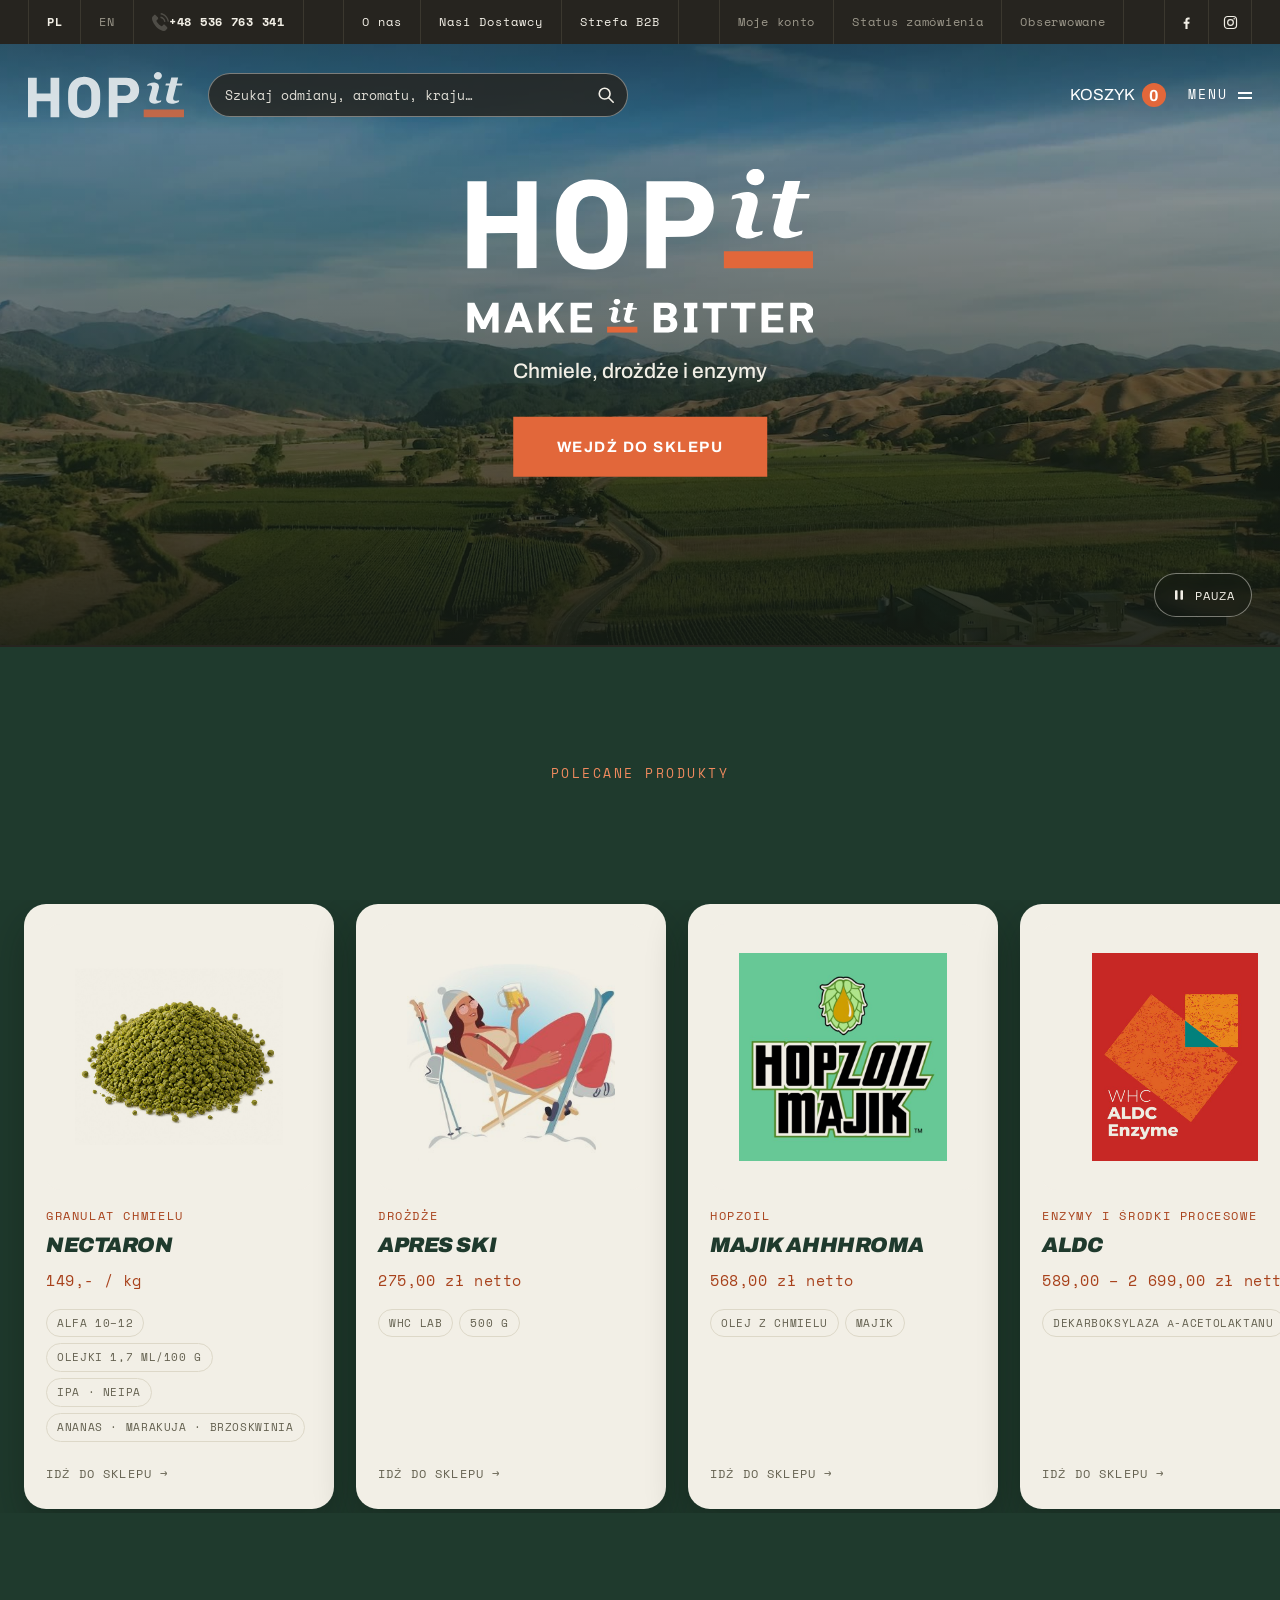
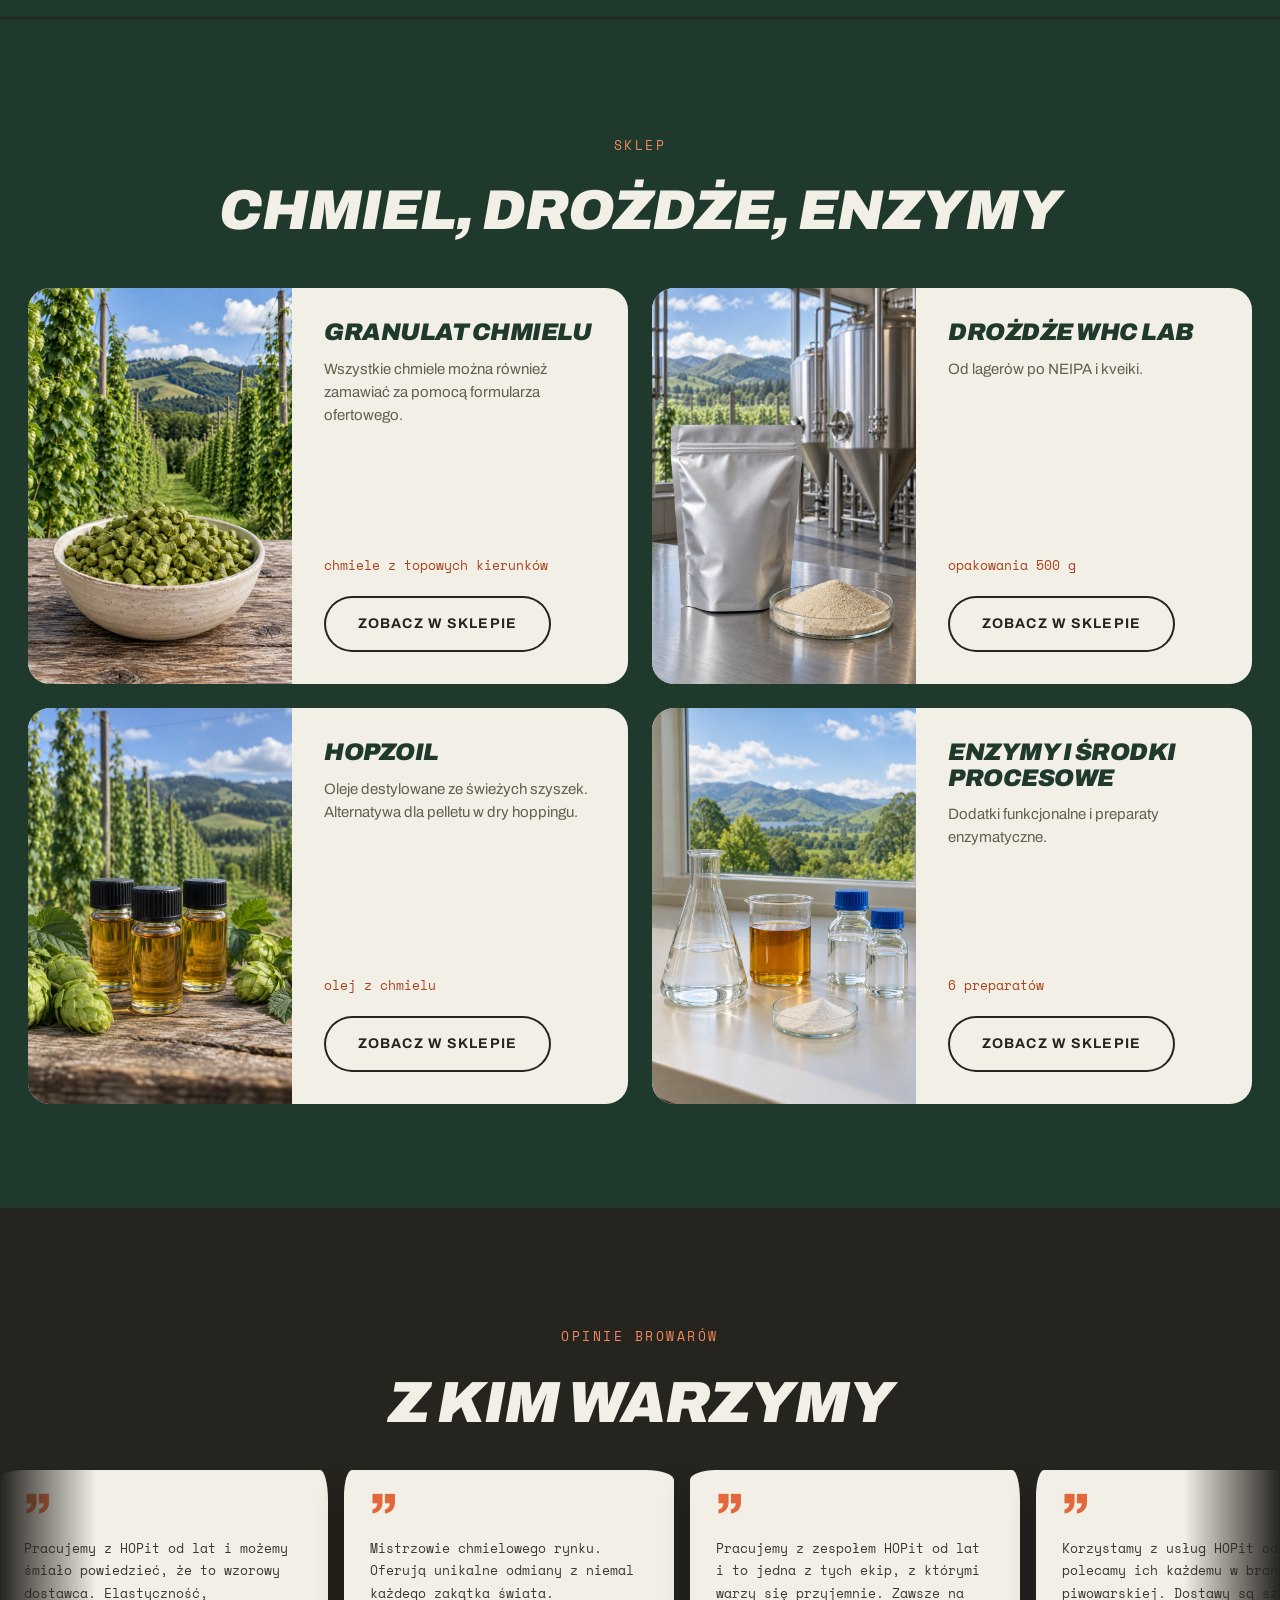
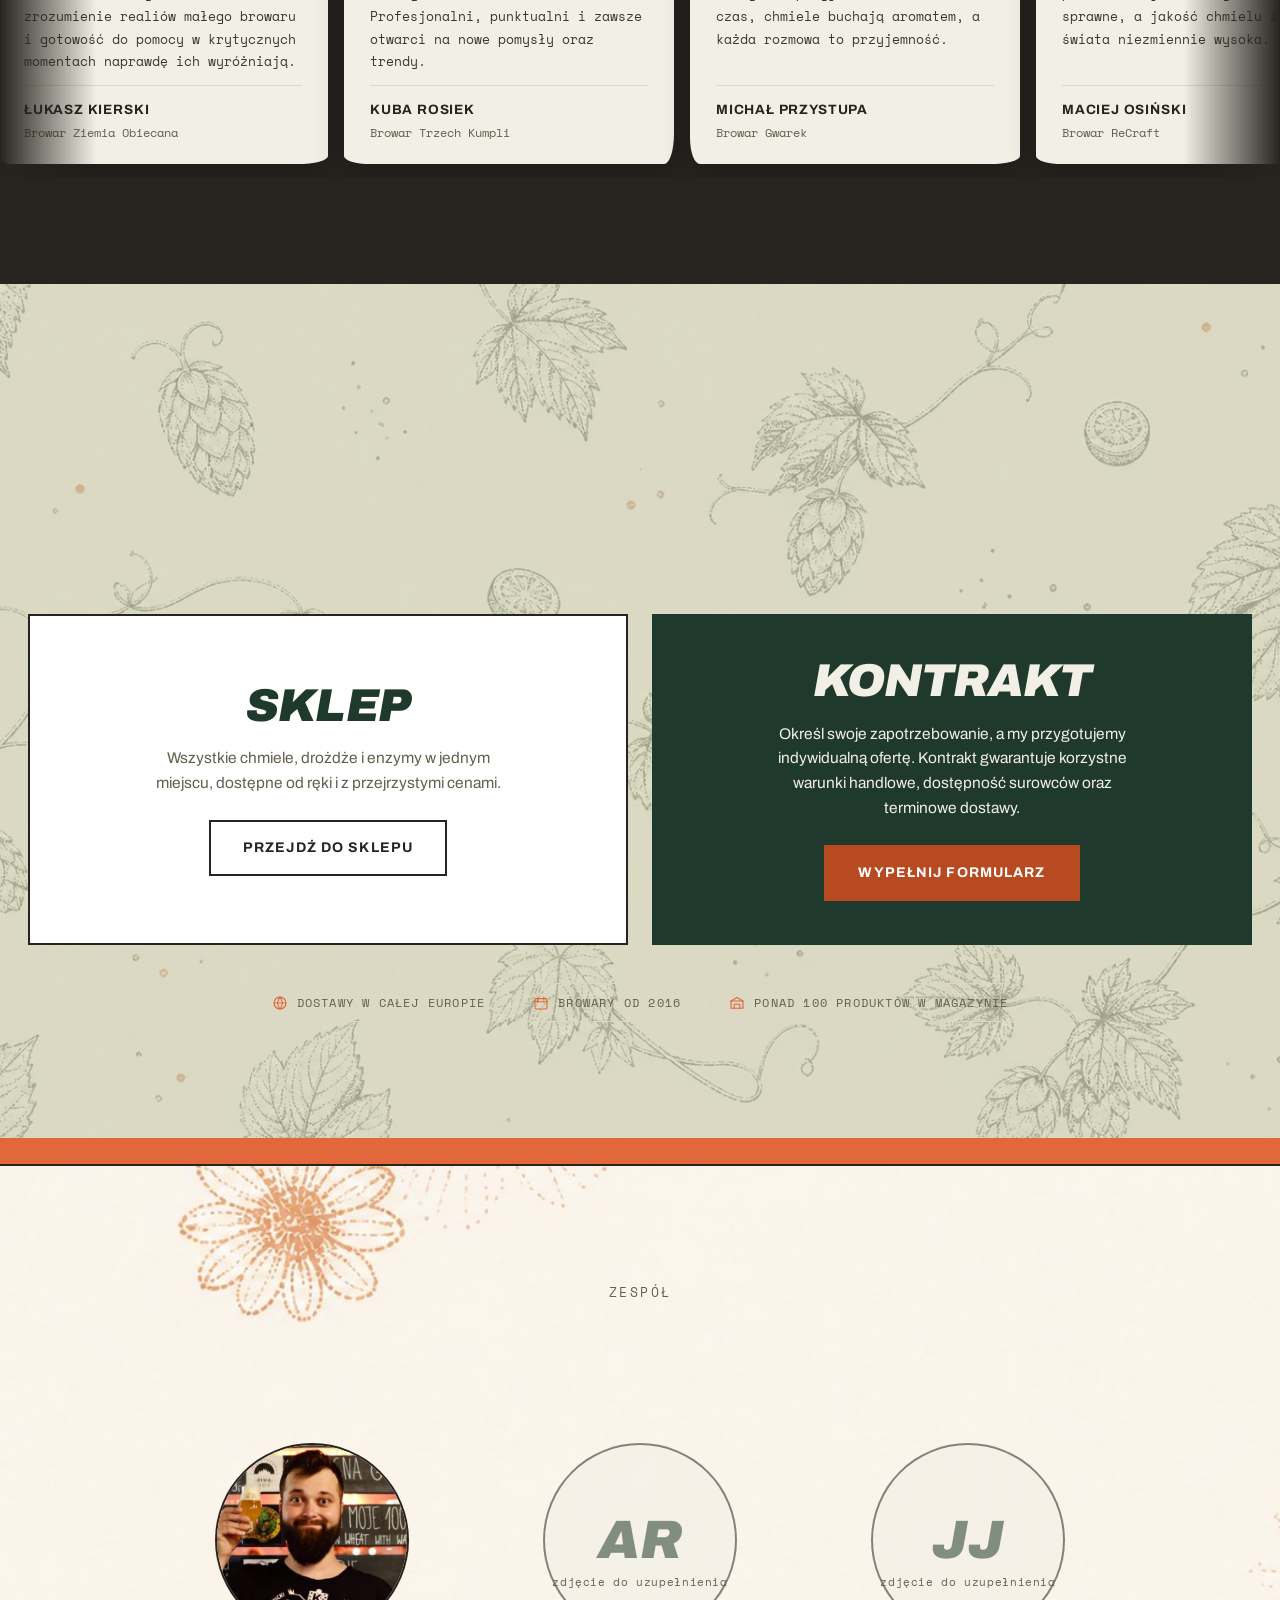
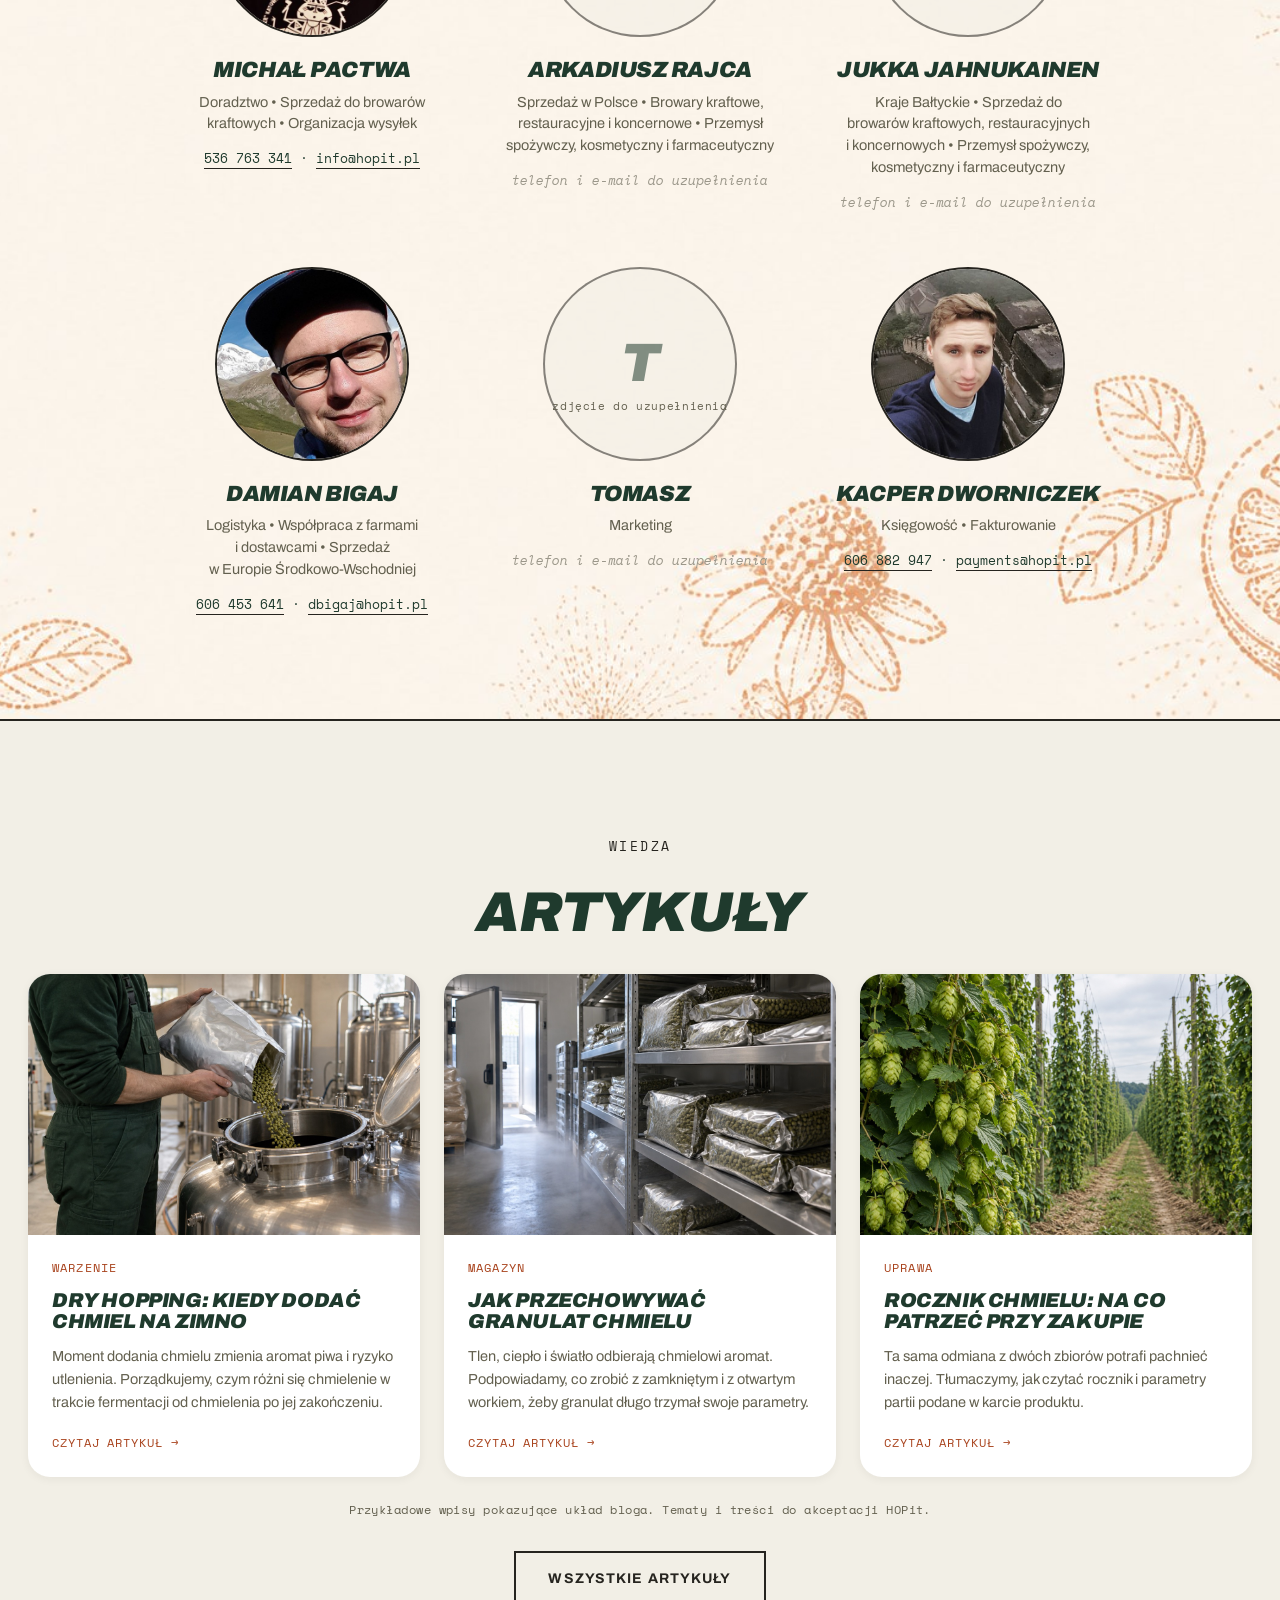
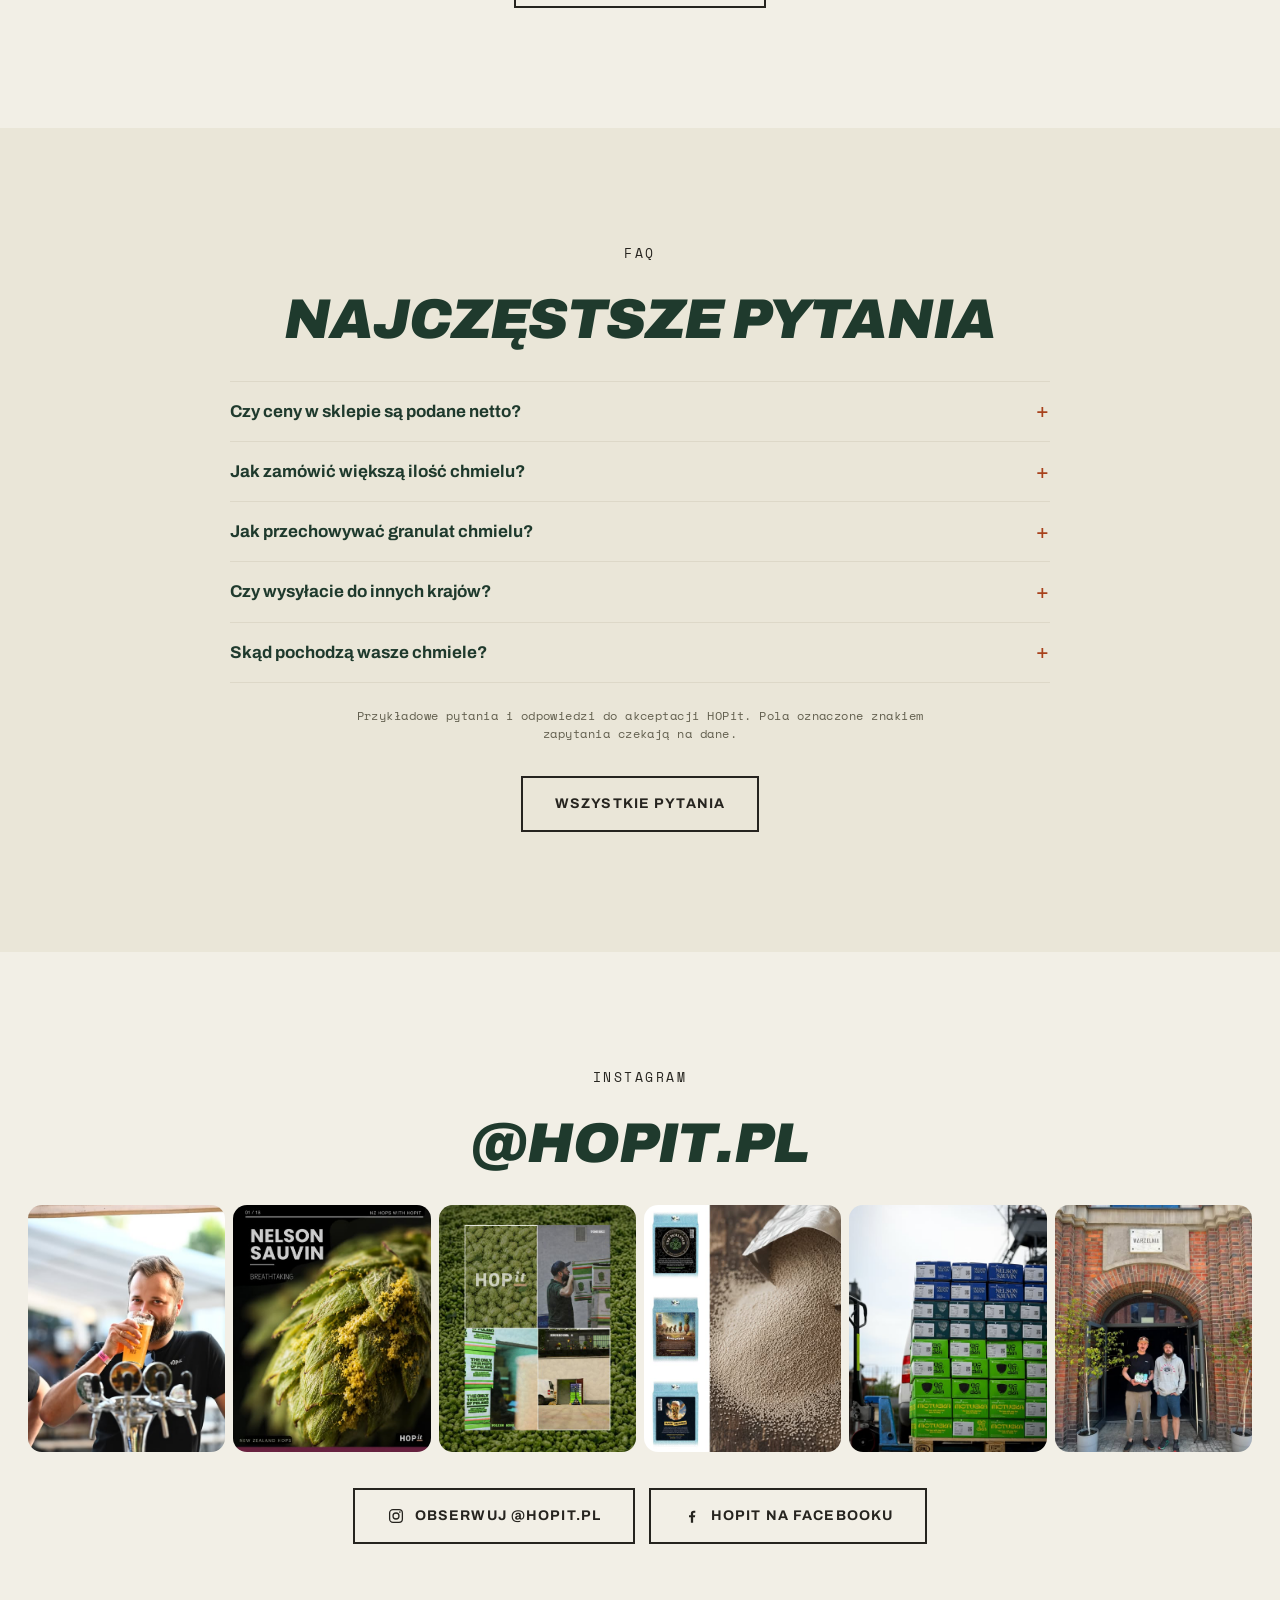
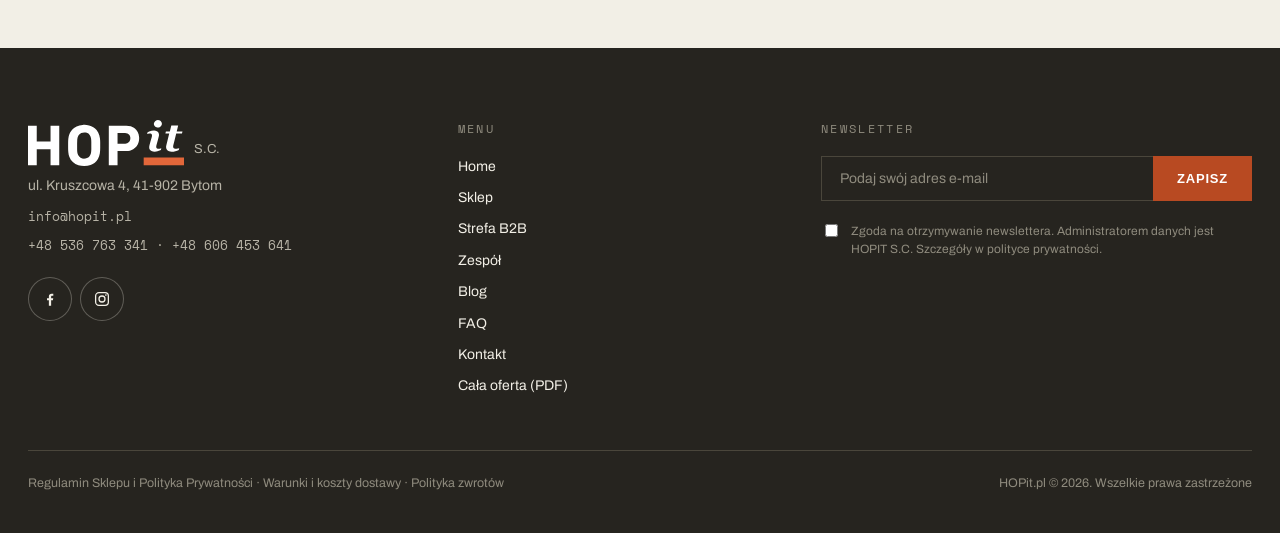
<file: index.html>
<!DOCTYPE html>
<html lang="pl">
<head>
<meta charset="utf-8">
<meta name="viewport" content="width=device-width, initial-scale=1">
<title>HOPit: chmiel, drożdże i oleje chmielowe dla browarów</title>
<link rel="preconnect" href="https://fonts.googleapis.com">
<link rel="preconnect" href="https://fonts.gstatic.com" crossorigin>
<link href="https://fonts.googleapis.com/css2?family=Archivo:ital,wght@0,400;0,500;0,600;0,700;0,900;1,700;1,900&family=Space+Mono:wght@400;700&display=swap" rel="stylesheet">
<link rel="stylesheet" href="design.css">
</head>
<body>




<input type="checkbox" id="naw-box" class="naw-box" aria-label="Menu">

<div class="panel">
  <label class="panel__zaslona" for="naw-box" aria-label="Zamknij menu"></label>
  <span class="panel__warstwa panel__warstwa--a" aria-hidden="true"></span>
  <span class="panel__warstwa panel__warstwa--b" aria-hidden="true"></span>
  <div class="panel__tresc">
    <label class="panel__zamknij" for="naw-box">Zamknij<span></span></label>
    <nav class="panel__lista" aria-label="Nawigacja główna">
      <a class="panel__poz" href="o-nas.html">O NAS<sup>01</sup></a>
      <a class="panel__poz" href="dostawcy.html">NASI DOSTAWCY<sup>02</sup></a>
      <a class="panel__poz" href="sklep.html">PRODUKTY<sup>03</sup></a>
      <a class="panel__poz" href="b2b.html">STREFA B2B<sup>04</sup></a>
      <a class="panel__poz" href="index.html#zespol">ZESPÓŁ<sup>05</sup></a>
      <a class="panel__poz" href="blog.html">BLOG<sup>06</sup></a>
      <a class="panel__poz" href="faq.html">FAQ<sup>07</sup></a>
      <a class="panel__poz" href="kontakt.html">KONTAKT<sup>08</sup></a>
      <a class="panel__poz" href="koszyk.html">KOSZYK<sup>09</sup></a>
    </nav>
    <div class="panel__stopka">
      <span class="panel__etykieta">Kontakt</span>
      <div class="panel__kontakt">
        <a href="mailto:info@hopit.pl">info@hopit.pl</a>
        <a href="tel:+48536763341">+48 536 763 341</a>
        <span>ul. Kruszcowa 4, 41-902 Bytom</span>
      </div>
      <div class="social panel__social" aria-label="HOPit w mediach społecznościowych"><a href="https://www.facebook.com/HOPit.Poland" target="_blank" rel="noopener" aria-label="Facebook"><svg viewBox="0 0 24 24" aria-hidden="true"><path fill="currentColor" d="M13.5 21v-7.2h2.4l.4-2.9h-2.8V9.1c0-.8.3-1.4 1.4-1.4h1.5V5.1c-.3 0-1.1-.1-2.2-.1-2.2 0-3.7 1.3-3.7 3.8v2.1H8v2.9h2.5V21h3Z"/></svg></a><a href="https://www.instagram.com/hopit.pl/" target="_blank" rel="noopener" aria-label="Instagram"><svg viewBox="0 0 24 24" aria-hidden="true"><rect x="3.5" y="3.5" width="17" height="17" rx="4.5" fill="none" stroke="currentColor" stroke-width="1.7"/><circle cx="12" cy="12" r="4" fill="none" stroke="currentColor" stroke-width="1.7"/><circle cx="17.2" cy="6.8" r="1.1" fill="currentColor"/></svg></a></div>
      <div class="panel__jezyki" role="group" aria-label="Wybór języka"><a class="panel__jezyk" href="#" hreflang="pl" aria-current="true">PL</a><a class="panel__jezyk" href="#" hreflang="en">EN</a></div>
    </div>
  </div>
</div>

<div class="belka belka--hero">
  <div class="topbar">
    <div class="wrap">
      <div class="topbar__grupa">
        <a class="topbar__poz topbar__poz--mocny" href="#">PL</a>
        <a class="topbar__poz" href="#">EN</a>
        <span class="topbar__poz topbar__poz--domyka topbar__tel"><img class="topbar__ikona" src="media/ikony/telefon.svg" alt="" width="17" height="17">+48 536 763 341</span>
      </div>
      <nav class="topbar__grupa topbar__grupa--dzialy" aria-label="Działy serwisu">
        <a class="topbar__poz topbar__poz--dzial" href="o-nas.html">O nas</a>
        <a class="topbar__poz topbar__poz--dzial" href="dostawcy.html">Nasi Dostawcy</a>
        <a class="topbar__poz topbar__poz--dzial topbar__poz--domyka" href="b2b.html">Strefa B2B</a>
      </nav>
      <div class="topbar__grupa">
        <a class="topbar__poz" href="#">Moje konto</a>
        <a class="topbar__poz" href="#">Status zamówienia</a>
        <a class="topbar__poz topbar__poz--domyka" href="#">Obserwowane</a>
      </div>
      <div class="topbar__grupa topbar__grupa--social" aria-label="HOPit w mediach społecznościowych">
        <a class="topbar__poz topbar__social" href="https://www.facebook.com/HOPit.Poland" target="_blank" rel="noopener" aria-label="Facebook"><svg viewBox="0 0 24 24" aria-hidden="true"><path fill="currentColor" d="M13.5 21v-7.2h2.4l.4-2.9h-2.8V9.1c0-.8.3-1.4 1.4-1.4h1.5V5.1c-.3 0-1.1-.1-2.2-.1-2.2 0-3.7 1.3-3.7 3.8v2.1H8v2.9h2.5V21h3Z"/></svg></a>
        <a class="topbar__poz topbar__poz--domyka topbar__social" href="https://www.instagram.com/hopit.pl/" target="_blank" rel="noopener" aria-label="Instagram"><svg viewBox="0 0 24 24" aria-hidden="true"><rect x="3.5" y="3.5" width="17" height="17" rx="4.5" fill="none" stroke="currentColor" stroke-width="1.7"/><circle cx="12" cy="12" r="4" fill="none" stroke="currentColor" stroke-width="1.7"/><circle cx="17.2" cy="6.8" r="1.1" fill="currentColor"/></svg></a>
      </div>
    </div>
  </div>
  <header class="naw">
    <div class="wrap">
      <a class="znak" href="index.html" aria-label="HOPit, strona główna"><img class="logo__znak" src="media/logo-hopit.svg" alt="HOPit" width="516" height="152"></a>
      <form class="szukaj" role="search" action="sklep.html" autocomplete="off">
        <label class="szukaj__etykieta" for="szukaj-0">Szukaj w sklepie</label>
        <input class="szukaj__pole" id="szukaj-0" type="search" name="q"
               placeholder="Szukaj odmiany, aromatu, kraju…" aria-describedby="szukaj-podpowiedz">
        <button class="szukaj__lupa" type="submit" aria-label="Szukaj">
          <svg viewBox="0 0 20 20" aria-hidden="true"><circle cx="8.5" cy="8.5" r="6" fill="none" stroke="currentColor" stroke-width="1.8"/><line x1="13" y1="13" x2="18" y2="18" stroke="currentColor" stroke-width="1.8" stroke-linecap="round"/></svg>
        </button>
        <div class="szukaj__wyniki" role="listbox" aria-label="Podpowiedzi" hidden></div>
      </form>
      <div class="naw__prawa">
        <a class="koszyk" href="koszyk.html">KOSZYK<span class="koszyk__plakietka">0</span></a>
        <label class="wyzwalacz" for="naw-box">Menu<span class="wyzwalacz__kreski" aria-hidden="true"></span></label>
      </div>
    </div>
  </header>
</div>

<section class="hero">
  <!-- Pętla z pokazu NZ Hops „The Originators” (materiał od dostawcy, 22.09): cztery ujęcia po 7 s, 24,4 s (od 23.09),
       podpisy farm wycięte kadrem od dołu. Plik wybiera skrypt poniżej, zanim cokolwiek się pobierze,
       więc telefon ściąga tylko pion 540p. Stara pętla: media/hero-zasyp.mp4. -->
  <video class="hero__wideo" poster="media/hero-plantacja-poster.jpg" muted loop playsinline preload="metadata" aria-hidden="true"
         data-desktop="media/hero-plantacja_1080p.mp4" data-mobile="media/hero-plantacja-mobile_540p.mp4"
         data-poster-mobile="media/hero-plantacja-poster-mobile.jpg"></video>
  <!-- Przycisk pauzy (WCAG 2.2.2: ruch dłuższy niż 5 s musi dać się zatrzymać).
       Przy systemowym „ograniczeniu ruchu” film nie startuje sam, tylko czeka na ten przycisk:
       tak było u klienta 29.09 (Windows z wyłączonymi efektami animacji pokazywał sam plakat). -->
  <button class="hero__pauza" type="button" hidden>
    <svg class="hero__pauza-ik hero__pauza-ik--pauza" viewBox="0 0 20 20" aria-hidden="true"><rect x="5" y="4" width="3.2" height="12" rx="1"/><rect x="11.8" y="4" width="3.2" height="12" rx="1"/></svg>
    <svg class="hero__pauza-ik hero__pauza-ik--start" viewBox="0 0 20 20" aria-hidden="true"><path d="M6 4.2v11.6L15.6 10Z"/></svg>
    <span class="hero__pauza-tekst">Pauza</span>
  </button>
  <script>
  (function () {
    var v = document.querySelector('.hero__wideo');
    var btn = document.querySelector('.hero__pauza');
    var telefon = matchMedia('(max-width: 767px)').matches;
    var spokoj = matchMedia('(prefers-reduced-motion: reduce)').matches;
    var zatrzymany = spokoj; // przy ograniczeniu ruchu startuje dopiero na prośbę
    if (telefon) v.poster = v.dataset.posterMobile;
    function zaladuj() { if (!v.getAttribute('src')) v.src = telefon ? v.dataset.mobile : v.dataset.desktop; }
    function stan() {
      btn.classList.toggle('hero__pauza--start', zatrzymany);
      btn.querySelector('.hero__pauza-tekst').textContent = zatrzymany ? 'Odtwórz film' : 'Pauza';
    }
    btn.hidden = false; stan();
    btn.addEventListener('click', function () {
      zatrzymany = !zatrzymany;
      if (zatrzymany) v.pause(); else { zaladuj(); v.play().catch(function () {}); }
      stan();
    });
    if (!zatrzymany) { zaladuj(); v.play().catch(function () {}); }
    // poza kadrem pętla stoi, żeby nie zjadać baterii i procesora
    if ('IntersectionObserver' in window) new IntersectionObserver(function (w) {
      if (zatrzymany) return;
      w[0].isIntersecting ? v.play().catch(function () {}) : v.pause();
    }, { threshold: 0.01 }).observe(v);
  })();
  </script>
  <div class="hero__grad" aria-hidden="true"></div>
  <div class="hero__blok">
    <div class="hero__znak">
      <img class="hero__znak-logo" src="media/logo-hopit.svg" alt="HOPit" width="516" height="152">
      <img class="hero__znak-haslo" src="media/haslo-make-it-bitter.svg" alt="Make it Bitter" width="593" height="58">
    </div>
    <div class="hero__dol">
      <p class="hero__lead">Chmiele, drożdże i&nbsp;enzymy</p>
      <nav class="hero__odnosniki hero__odnosniki--jeden" aria-label="Skróty">
        <a href="sklep.html">Wejdź do sklepu</a>
      </nav>
    </div>
  </div>
</section>

<section class="polecane" id="polecane">
  <div class="wrap">
    <div class="sekcja-head sekcja-head--srodek polecane__head">
      <div>
        <p class="kicker">Polecane produkty</p>
        <h2 class="tytul" style="margin-top:14px"><span class="marker"><span class="marker__tresc">Piwowarskie <span class="cien">pewniaki</span></span></span></h2>
      </div>
    </div>
  </div>
  <div class="karuzela" tabindex="0" role="group" aria-label="Polecane produkty, przewijanie w poziomie">
      <a class="kar-karta kar-karta--produkt" href="produkt.html">
        <div class="kar-karta__foto"><img src="assets/pack-granulat-kopiec.jpg" alt="Granulat chmielu Nectaron" loading="lazy" width="800" height="800"></div>
        <span class="kar-karta__nr">Granulat chmielu</span>
        <h3 class="tytul kar-karta__nazwa">Nectaron</h3>
        <span class="kar-karta__cena">149,-&nbsp;/&nbsp;kg</span>
        <div class="kar-karta__chipy"><span>ALFA 10–12</span><span>OLEJKI 1,7 ml/100 g</span><span>IPA · NEIPA</span><span>ananas · marakuja · brzoskwinia</span></div>
        <span class="kar-karta__stopka">Idź do sklepu →</span>
      </a>
      <a class="kar-karta kar-karta--produkt" href="sklep.html">
        <div class="kar-karta__foto"><img src="assets/klient/apres-ski.jpg" alt="Drożdże Apres Ski, opakowanie 500 g" loading="lazy" width="800" height="800"></div>
        <span class="kar-karta__nr">Drożdże</span>
        <h3 class="tytul kar-karta__nazwa">Apres Ski</h3>
        <span class="kar-karta__cena">275,00 zł netto</span>
        <div class="kar-karta__chipy"><span>WHC LAB</span><span>500 g</span></div>
        <span class="kar-karta__stopka">Idź do sklepu →</span>
      </a>
      <a class="kar-karta kar-karta--produkt" href="sklep.html">
        <div class="kar-karta__foto"><img src="assets/klient/hopzoil-majik.jpg" alt="Hopzoil Majik Ahhhroma" loading="lazy" width="800" height="800"></div>
        <span class="kar-karta__nr">Hopzoil</span>
        <h3 class="tytul kar-karta__nazwa">Majik Ahhhroma</h3>
        <span class="kar-karta__cena">568,00 zł netto</span>
        <div class="kar-karta__chipy"><span>OLEJ Z CHMIELU</span><span>MAJIK</span></div>
        <span class="kar-karta__stopka">Idź do sklepu →</span>
      </a>
      <a class="kar-karta kar-karta--produkt" href="sklep.html">
        <div class="kar-karta__foto"><img src="assets/klient/aldc.jpg" alt="Enzym ALDC" loading="lazy" width="800" height="800"></div>
        <span class="kar-karta__nr">Enzymy i środki procesowe</span>
        <h3 class="tytul kar-karta__nazwa">ALDC</h3>
        <span class="kar-karta__cena">589,00 – 2 699,00 zł netto</span>
        <div class="kar-karta__chipy"><span>DEKARBOKSYLAZA α-ACETOLAKTANU</span></div>
        <span class="kar-karta__stopka">Idź do sklepu →</span>
      </a>
  </div>
</section>

<!-- Kategorie w wersji 1 z opcji obrazowych (docs/kategorie-opcje/o1): cztery karty na zieleni.
     Zdjęcia wygenerował Codex ImageGen jako zastępstwo (22.09). -->
<section class="kategorie kategorie--karty" id="kategorie" aria-label="Kategorie produktów">
  <div class="wrap">
    <div class="sekcja-head sekcja-head--srodek">
      <p class="kicker">Sklep</p>
      <h2 class="tytul">Chmiel, Drożdże, Enzymy</h2>
    </div>
    <div class="kat-karty">
      <article class="kat-karta">
        <div class="kat-karta__foto"><img src="media/kategorie/kat-granulat.jpg" alt="Misa granulatu chmielu na tle plantacji" loading="lazy" width="800" height="1200"></div>
        <div class="kat-karta__tresc">
          <h3 class="tytul kat-karta__nazwa">Granulat chmielu</h3>
          <p class="kat-karta__opis">Wszystkie chmiele można również zamawiać za pomocą formularza ofertowego.</p>
          <p class="kat-karta__dana">chmiele z topowych kierunków</p>
          <a class="btn btn--obrys kat-karta__btn" href="sklep.html">Zobacz w sklepie</a>
        </div>
      </article>
      <article class="kat-karta">
        <div class="kat-karta__foto"><img src="media/kategorie/kat-drozdze.jpg" alt="Torebka suszonych drożdży na blacie browaru" loading="lazy" width="800" height="1200"></div>
        <div class="kat-karta__tresc">
          <h3 class="tytul kat-karta__nazwa">Drożdże WHC Lab</h3>
          <p class="kat-karta__opis">Od lagerów po NEIPA i kveiki.</p>
          <p class="kat-karta__dana">opakowania 500 g</p>
          <a class="btn btn--obrys kat-karta__btn" href="sklep.html">Zobacz w sklepie</a>
        </div>
      </article>
      <article class="kat-karta">
        <div class="kat-karta__foto"><img src="media/kategorie/kat-hopzoil.jpg" alt="Fiolki olejku chmielowego przy świeżych szyszkach" loading="lazy" width="800" height="1200"></div>
        <div class="kat-karta__tresc">
          <h3 class="tytul kat-karta__nazwa">Hopzoil</h3>
          <p class="kat-karta__opis">Oleje destylowane ze świeżych szyszek. Alternatywa dla pelletu w dry hoppingu.</p>
          <p class="kat-karta__dana">olej z chmielu</p>
          <a class="btn btn--obrys kat-karta__btn" href="sklep.html">Zobacz w sklepie</a>
        </div>
      </article>
      <article class="kat-karta">
        <div class="kat-karta__foto"><img src="media/kategorie/kat-enzymy.jpg" alt="Szkło laboratoryjne z preparatami w laboratorium browaru" loading="lazy" width="800" height="1200"></div>
        <div class="kat-karta__tresc">
          <h3 class="tytul kat-karta__nazwa">Enzymy i środki procesowe</h3>
          <p class="kat-karta__opis">Dodatki funkcjonalne i preparaty enzymatyczne.</p>
          <p class="kat-karta__dana">6 preparatów</p>
          <a class="btn btn--obrys kat-karta__btn" href="sklep.html">Zobacz w sklepie</a>
        </div>
      </article>
    </div>
  </div>
</section>

<section class="opinie" id="opinie">
  <div class="wrap">
    <div class="sekcja-head">
      <p class="kicker">Opinie browarów</p>
      <h2 class="tytul">Z kim warzymy</h2>
    </div>
  </div>
  <div class="opinie__pas" data-opinie>
    <div class="opinie__rzad">
      <div class="opinie__grupa">
        <blockquote class="opinia"><p class="opinia__tekst">Pracujemy z HOPit od lat i możemy śmiało powiedzieć, że to wzorowy dostawca. Elastyczność, zrozumienie realiów małego browaru i gotowość do pomocy w krytycznych momentach naprawdę ich wyróżniają.</p><footer class="opinia__autor"><b>Łukasz Kierski</b><span>Browar Ziemia Obiecana</span></footer></blockquote>
        <blockquote class="opinia"><p class="opinia__tekst">Mistrzowie chmielowego rynku. Oferują unikalne odmiany z niemal każdego zakątka świata. Profesjonalni, punktualni i zawsze otwarci na nowe pomysły oraz trendy.</p><footer class="opinia__autor"><b>Kuba Rosiek</b><span>Browar Trzech Kumpli</span></footer></blockquote>
        <blockquote class="opinia"><p class="opinia__tekst">Pracujemy z zespołem HOPit od lat i to jedna z tych ekip, z którymi warzy się przyjemnie. Zawsze na czas, chmiele buchają aromatem, a każda rozmowa to przyjemność.</p><footer class="opinia__autor"><b>Michał Przystupa</b><span>Browar Gwarek</span></footer></blockquote>
        <blockquote class="opinia"><p class="opinia__tekst">Korzystamy z usług HOPit od lat i polecamy ich każdemu w branży piwowarskiej. Dostawy są szybkie i sprawne, a jakość chmielu z całego świata niezmiennie wysoka.</p><footer class="opinia__autor"><b>Maciej Osiński</b><span>Browar ReCraft</span></footer></blockquote>
        <blockquote class="opinia"><p class="opinia__tekst">Zawsze można liczyć na szybką dostawę, wysoką jakość i świeżość surowców. Świetna komunikacja i bieżące informacje o wysyłce.</p><footer class="opinia__autor"><b>Dominik Szczodry</b><span>Browar Cieszyn</span></footer></blockquote>
        <blockquote class="opinia"><p class="opinia__tekst">Co wyróżnia HOPit? Kiedy potrzebujemy świeżego chmielu z drugiego końca świata, i to szybko, wiemy dokładnie do kogo dzwonić.</p><footer class="opinia__autor"><b>Maciej Bieliński</b><span>Browar Gościszewo</span></footer></blockquote>
      </div>
    </div>
  </div>
  <div class="wrap">
  </div>
</section>

<section class="kontrakt kontrakt--drogi" id="kontrakt">
  <div class="wrap">
    <h2 class="tytul tytul--ciemny"><span class="marker"><span class="marker__tresc">Jak możemy współpracować?</span></span></h2>
    <div class="dwie-drogi">
      <article class="droga droga--biala">
        <h3 class="tytul droga__nazwa">Sklep</h3>
        <p class="droga__opis">Wszystkie chmiele, drożdże i&nbsp;enzymy w&nbsp;jednym miejscu, dostępne od&nbsp;ręki i&nbsp;z&nbsp;przejrzystymi cenami.</p>
        <a class="btn btn--obrys droga__btn" href="sklep.html">Przejdź do sklepu</a>
      </article>
      <article class="droga droga--nori">
        <h3 class="tytul droga__nazwa">Kontrakt</h3>
        <p class="droga__opis">Określ swoje zapotrzebowanie, a&nbsp;my przygotujemy indywidualną ofertę. Kontrakt gwarantuje korzystne warunki handlowe, dostępność surowców oraz terminowe dostawy.</p>
        <a class="btn btn--akcent droga__btn" href="b2b.html#formularz">Wypełnij formularz</a>
      </article>
    </div>
    <p class="kontrakt__dowod kontrakt__dowod--ciemny">
      <span><svg class="dowod__ik" viewBox="0 0 20 20" aria-hidden="true"><circle cx="10" cy="10" r="7.5"/><path d="M2.5 10h15"/><path d="M10 2.5c2 2.2 3 4.7 3 7.5s-1 5.3-3 7.5c-2-2.2-3-4.7-3-7.5s1-5.3 3-7.5Z"/></svg>dostawy w całej Europie</span>
      <span><svg class="dowod__ik" viewBox="0 0 20 20" aria-hidden="true"><rect x="2.5" y="4.5" width="15" height="13" rx="1.5"/><path d="M2.5 8.5h15"/><path d="M6.5 2.5v4M13.5 2.5v4"/></svg>browary od 2016</span>
      <span><svg class="dowod__ik" viewBox="0 0 20 20" aria-hidden="true"><path d="M2.5 7.5 10 3l7.5 4.5v9H2.5v-9Z"/><path d="M6.5 16.5v-5h7v5"/><path d="M2.5 7.5h15"/></svg>ponad 100 produktów w magazynie</span>
    </p>
  </div>
  <span class="kontrakt__pas" aria-hidden="true"></span>
</section>



<section class="zespol zespol--kola" id="zespol">
  <div class="wrap">
    <div class="sekcja-head sekcja-head--srodek">
      <p class="kicker">Zespół</p>
      <h2 class="tytul"><span class="marker"><span class="marker__tresc">Poznajmy <span class="cien">się</span></span></span></h2>
    </div>
    <!-- Sześć osób w kolejności z uwag klienta z 29.09. Opis wysuwa się po najechaniu
         na zdjęcie; na dotyku po stuknięciu (zespol.js przełącza aria-expanded). -->
    <div class="kola kola--szesc">
      <article class="kolo-osoba">
        <button class="kolo-osoba__odkryj" type="button" aria-expanded="false" aria-controls="bio-1" aria-label="Michał Pactwa: pokaż opis">
          <img class="kolo-osoba__foto" src="media/portret-michal-pactwa.jpg" alt="" width="440" height="440" loading="lazy">
        </button>
        <div class="kolo-osoba__bio" id="bio-1">
          <p class="do-uzup">Krótki opis do uzupełnienia, 3–4 zdania o&nbsp;tym, czym się zajmuje i&nbsp;w&nbsp;czym pomaga browarom.</p>
        </div>
        <h3 class="tytul kolo-osoba__imie">Michał Pactwa</h3>
        <p class="kolo-osoba__obszar">Doradztwo • Sprzedaż do browarów kraftowych • Organizacja wysyłek</p>
        <p class="kolo-osoba__kontakt"><a href="tel:+48536763341">536 763 341</a> · <a href="mailto:info@hopit.pl">info@hopit.pl</a></p>
      </article>
      <article class="kolo-osoba">
        <button class="kolo-osoba__odkryj" type="button" aria-expanded="false" aria-controls="bio-2" aria-label="Arkadiusz Rajca: pokaż opis">
          <span class="kolo-osoba__foto kolo-osoba__foto--brak" aria-hidden="true">AR</span><span class="kolo-osoba__brak">zdjęcie do uzupełnienia</span>
        </button>
        <div class="kolo-osoba__bio" id="bio-2">
          <p class="do-uzup">Krótki opis do uzupełnienia, 3–4 zdania o&nbsp;tym, czym się zajmuje i&nbsp;w&nbsp;czym pomaga browarom.</p>
        </div>
        <h3 class="tytul kolo-osoba__imie">Arkadiusz Rajca</h3>
        <p class="kolo-osoba__obszar">Sprzedaż w&nbsp;Polsce • Browary kraftowe, restauracyjne i&nbsp;koncernowe • Przemysł spożywczy, kosmetyczny i&nbsp;farmaceutyczny</p>
        <p class="kolo-osoba__kontakt"><span class="do-uzup">telefon i e-mail do uzupełnienia</span></p>
      </article>
      <article class="kolo-osoba">
        <button class="kolo-osoba__odkryj" type="button" aria-expanded="false" aria-controls="bio-3" aria-label="Jukka Jahnukainen: pokaż opis">
          <span class="kolo-osoba__foto kolo-osoba__foto--brak" aria-hidden="true">JJ</span><span class="kolo-osoba__brak">zdjęcie do uzupełnienia</span>
        </button>
        <div class="kolo-osoba__bio" id="bio-3">
          <p class="do-uzup">Krótki opis do uzupełnienia, 3–4 zdania o&nbsp;tym, czym się zajmuje i&nbsp;w&nbsp;czym pomaga browarom.</p>
        </div>
        <h3 class="tytul kolo-osoba__imie">Jukka Jahnukainen</h3>
        <p class="kolo-osoba__obszar">Kraje Bałtyckie • Sprzedaż do browarów kraftowych, restauracyjnych i&nbsp;koncernowych • Przemysł spożywczy, kosmetyczny i&nbsp;farmaceutyczny</p>
        <p class="kolo-osoba__kontakt"><span class="do-uzup">telefon i e-mail do uzupełnienia</span></p>
      </article>
      <article class="kolo-osoba">
        <button class="kolo-osoba__odkryj" type="button" aria-expanded="false" aria-controls="bio-4" aria-label="Damian Bigaj: pokaż opis">
          <img class="kolo-osoba__foto" src="media/portret-damian-bigaj.jpg" alt="" width="440" height="440" loading="lazy">
        </button>
        <div class="kolo-osoba__bio" id="bio-4">
          <p class="do-uzup">Krótki opis do uzupełnienia, 3–4 zdania o&nbsp;tym, czym się zajmuje i&nbsp;w&nbsp;czym pomaga browarom.</p>
        </div>
        <h3 class="tytul kolo-osoba__imie">Damian Bigaj</h3>
        <p class="kolo-osoba__obszar">Logistyka • Współpraca z&nbsp;farmami i&nbsp;dostawcami • Sprzedaż w&nbsp;Europie Środkowo-Wschodniej</p>
        <p class="kolo-osoba__kontakt"><a href="tel:+48606453641">606 453 641</a> · <a href="mailto:dbigaj@hopit.pl">dbigaj@hopit.pl</a></p>
      </article>
      <article class="kolo-osoba">
        <button class="kolo-osoba__odkryj" type="button" aria-expanded="false" aria-controls="bio-5" aria-label="Tomasz: pokaż opis">
          <span class="kolo-osoba__foto kolo-osoba__foto--brak" aria-hidden="true">T</span><span class="kolo-osoba__brak">zdjęcie do uzupełnienia</span>
        </button>
        <div class="kolo-osoba__bio" id="bio-5">
          <p class="do-uzup">Krótki opis do uzupełnienia, 3–4 zdania o&nbsp;tym, czym się zajmuje i&nbsp;w&nbsp;czym pomaga browarom.</p>
        </div>
        <h3 class="tytul kolo-osoba__imie">Tomasz</h3>
        <p class="kolo-osoba__obszar">Marketing</p>
        <p class="kolo-osoba__kontakt"><span class="do-uzup">telefon i e-mail do uzupełnienia</span></p>
      </article>
      <article class="kolo-osoba">
        <button class="kolo-osoba__odkryj" type="button" aria-expanded="false" aria-controls="bio-6" aria-label="Kacper Dworniczek: pokaż opis">
          <img class="kolo-osoba__foto" src="media/portret-kacper-dworniczek.jpg" alt="" width="440" height="440" loading="lazy">
        </button>
        <div class="kolo-osoba__bio" id="bio-6">
          <p class="do-uzup">Krótki opis do uzupełnienia, 3–4 zdania o&nbsp;tym, czym się zajmuje i&nbsp;w&nbsp;czym pomaga browarom.</p>
        </div>
        <h3 class="tytul kolo-osoba__imie">Kacper Dworniczek</h3>
        <p class="kolo-osoba__obszar">Księgowość • Fakturowanie</p>
        <p class="kolo-osoba__kontakt"><a href="tel:+48606882947">606 882 947</a> · <a href="mailto:payments@hopit.pl">payments@hopit.pl</a></p>
      </article>
    </div>
  </div>
</section>

<section class="sekcja-nowa" id="wiedza">
  <div class="wrap">
    <div class="sekcja-head sekcja-head--srodek">
      <p class="kicker">Wiedza</p>
      <h2 class="tytul">Artykuły</h2>
    </div>
    <ul class="wpisy">
      <li class="wpis">
        <a class="wpis__link" href="artykul.html">
          <div class="wpis__foto"><img src="media/wpisy/wpis-01.jpg" alt="Piwowar wsypuje granulat chmielu do tanka fermentacyjnego" loading="lazy" width="1200" height="800"></div>
          <div class="wpis__tresc">
            <p class="wpis__meta">Warzenie</p>
            <h3 class="wpis__tytul">Dry hopping: kiedy dodać chmiel na zimno</h3>
            <p class="wpis__lead">Moment dodania chmielu zmienia aromat piwa i ryzyko utlenienia. Porządkujemy, czym różni się chmielenie w trakcie fermentacji od chmielenia po jej zakończeniu.</p>
            <span class="wpis__czytaj">Czytaj artykuł</span>
          </div>
        </a>
      </li>
      <li class="wpis">
        <a class="wpis__link" href="artykul.html">
          <div class="wpis__foto"><img src="media/wpisy/wpis-02.jpg" alt="Próżniowe worki z granulatem chmielu w chłodni" loading="lazy" width="1200" height="800"></div>
          <div class="wpis__tresc">
            <p class="wpis__meta">Magazyn</p>
            <h3 class="wpis__tytul">Jak przechowywać granulat chmielu</h3>
            <p class="wpis__lead">Tlen, ciepło i światło odbierają chmielowi aromat. Podpowiadamy, co zrobić z zamkniętym i z otwartym workiem, żeby granulat długo trzymał swoje parametry.</p>
            <span class="wpis__czytaj">Czytaj artykuł</span>
          </div>
        </a>
      </li>
      <li class="wpis">
        <a class="wpis__link" href="artykul.html">
          <div class="wpis__foto"><img src="media/wpisy/wpis-03.jpg" alt="Rzędy pnączy chmielu na plantacji" loading="lazy" width="1200" height="800"></div>
          <div class="wpis__tresc">
            <p class="wpis__meta">Uprawa</p>
            <h3 class="wpis__tytul">Rocznik chmielu: na co patrzeć przy zakupie</h3>
            <p class="wpis__lead">Ta sama odmiana z dwóch zbiorów potrafi pachnieć inaczej. Tłumaczymy, jak czytać rocznik i parametry partii podane w karcie produktu.</p>
            <span class="wpis__czytaj">Czytaj artykuł</span>
          </div>
        </a>
      </li>
    </ul>
    <p class="przyklad-nota">Przykładowe wpisy pokazujące układ bloga. Tematy i treści do akceptacji HOPit.</p>
    <p class="sekcja-nowa__dalej"><a class="btn btn--obrys" href="blog.html">Wszystkie artykuły</a></p>
  </div>
</section>

<section class="sekcja-nowa sekcja-nowa--jasna" id="faq">
  <div class="wrap">
    <div class="sekcja-head sekcja-head--srodek">
      <p class="kicker">FAQ</p>
      <h2 class="tytul">Najczęstsze pytania</h2>
    </div>
    <div class="faq">
      <details class="faq__poz">
        <summary class="faq__pytanie">Czy ceny w sklepie są podane netto?</summary>
        <div class="faq__odp"><p>Tak. Sprzedajemy browarom, dlatego przy produktach podajemy ceny netto. Podatek VAT doliczamy w podsumowaniu koszyka.</p></div>
      </details>
      <details class="faq__poz">
        <summary class="faq__pytanie">Jak zamówić większą ilość chmielu?</summary>
        <div class="faq__odp"><p>Wypełnij <a href="b2b.html#formularz">formularz ofertowy</a> w strefie B2B. Określ swoje zapotrzebowanie, a&nbsp;my przygotujemy indywidualną ofertę. Kontrakt gwarantuje korzystne warunki handlowe, dostępność surowców oraz terminowe dostawy.</p></div>
      </details>
      <details class="faq__poz">
        <summary class="faq__pytanie">Jak przechowywać granulat chmielu?</summary>
        <div class="faq__odp"><p>Granulat wysyłamy zapakowany próżniowo. Przechowuj go w&nbsp;temperaturze do 5°C, w&nbsp;suchym miejscu. Więcej piszemy w&nbsp;<a href="artykul.html">artykule o&nbsp;przechowywaniu chmielu</a>.</p></div>
      </details>
      <details class="faq__poz">
        <summary class="faq__pytanie">Czy wysyłacie do innych krajów?</summary>
        <div class="faq__odp"><p>Tak, dostarczamy do browarów w&nbsp;całej Europie. Koszt i&nbsp;czas dostawy: <span class="dana-czeka">cennik dostaw od HOPit</span></p></div>
      </details>
      <details class="faq__poz">
        <summary class="faq__pytanie">Skąd pochodzą wasze chmiele?</summary>
        <div class="faq__odp"><p>Kupujemy u&nbsp;<a href="dostawcy.html">dziewięciu producentów</a> z&nbsp;Nowej Zelandii, Stanów Zjednoczonych, Polski, Czech, Niemiec, Wielkiej Brytanii i&nbsp;Słowenii.</p></div>
      </details>
    </div>
    <p class="przyklad-nota">Przykładowe pytania i odpowiedzi do akceptacji HOPit. Pola oznaczone znakiem zapytania czekają na dane.</p>
    <p class="sekcja-nowa__dalej"><a class="btn btn--obrys" href="faq.html">Wszystkie pytania</a></p>
  </div>
</section>

<!-- Instagram: zdjęcia pobrane 22.09 z publicznego profilu @hopit.pl (źródła postów w
     media/instagram/_zrodla.json). We wdrożeniu kafle zasila kanał z profilu na żywo
     (widżet albo Instagram Graph API), format 4:5 jak na samym Instagramie. -->
<section class="sekcja-nowa" id="instagram">
  <div class="wrap">
    <div class="sekcja-head sekcja-head--srodek">
      <p class="kicker">Instagram</p>
      <h2 class="tytul"><a href="https://www.instagram.com/hopit.pl/" target="_blank" rel="noopener">@hopit.pl</a></h2>
    </div>
    <div class="insta">
      <a href="https://www.instagram.com/p/DbvHDZAjEgM/" target="_blank" rel="noopener"><img src="media/instagram/ig-01.jpg" alt="Post HOPit na Instagramie z 7 sierpnia 2026" loading="lazy" width="512" height="640"></a>
      <a href="https://www.instagram.com/p/DdjOmv-jM-h/" target="_blank" rel="noopener"><img src="media/instagram/ig-02.jpg" alt="Post HOPit na Instagramie z 21 września 2026" loading="lazy" width="512" height="640"></a>
      <a href="https://www.instagram.com/p/Dc3l7EMsmgs/" target="_blank" rel="noopener"><img src="media/instagram/ig-03.jpg" alt="Post HOPit na Instagramie z 4 września 2026" loading="lazy" width="512" height="640"></a>
      <a href="https://www.instagram.com/p/Dcvlj-JDD6g/" target="_blank" rel="noopener"><img src="media/instagram/ig-04.jpg" alt="Post HOPit na Instagramie z 1 września 2026" loading="lazy" width="512" height="640"></a>
      <a href="https://www.instagram.com/p/DcbBupYMl-V/" target="_blank" rel="noopener"><img src="media/instagram/ig-05.jpg" alt="Post HOPit na Instagramie z 24 sierpnia 2026" loading="lazy" width="512" height="640"></a>
      <a href="https://www.instagram.com/p/DcA17EYihdb/" target="_blank" rel="noopener"><img src="media/instagram/ig-06.jpg" alt="Post HOPit na Instagramie z 14 sierpnia 2026" loading="lazy" width="512" height="640"></a>
    </div>
    <!-- Facebook pod Instagramem: pytanie klienta z 29.09 („czy pod tym będzie miejsce dla facebooka”) -->
    <p class="insta__dalej">
      <a class="btn btn--obrys insta__btn" href="https://www.instagram.com/hopit.pl/" target="_blank" rel="noopener"><svg viewBox="0 0 24 24" aria-hidden="true"><rect x="3.5" y="3.5" width="17" height="17" rx="4.5" fill="none" stroke="currentColor" stroke-width="1.7"/><circle cx="12" cy="12" r="4" fill="none" stroke="currentColor" stroke-width="1.7"/><circle cx="17.2" cy="6.8" r="1.1" fill="currentColor"/></svg>Obserwuj @hopit.pl</a>
      <a class="btn btn--obrys insta__btn" href="https://www.facebook.com/HOPit.Poland" target="_blank" rel="noopener"><svg viewBox="0 0 24 24" aria-hidden="true"><path fill="currentColor" d="M13.5 21v-7.2h2.4l.4-2.9h-2.8V9.1c0-.8.3-1.4 1.4-1.4h1.5V5.1c-.3 0-1.1-.1-2.2-.1-2.2 0-3.7 1.3-3.7 3.8v2.1H8v2.9h2.5V21h3Z"/></svg>HOPit na Facebooku</a>
    </p>
  </div>
</section>

<footer class="stopka" id="kontakt">
  <div class="wrap">
    <div class="stopka__siatka">
      <div class="stopka__kol">
        <span class="stopka__logo"><img class="logo__znak logo__znak--stopka" src="media/logo-hopit.svg" alt="HOPit" width="516" height="152"><span class="stopka__szare">S.C.</span></span>
        <span class="stopka__szare">ul. Kruszcowa 4, 41-902 Bytom</span>
        <span class="stopka__mono">info@hopit.pl</span>
        <span class="stopka__mono">+48 536 763 341 · +48 606 453 641</span>
        <div class="social" aria-label="HOPit w mediach społecznościowych">
          <a href="https://www.facebook.com/HOPit.Poland" target="_blank" rel="noopener" aria-label="Facebook"><svg viewBox="0 0 24 24" aria-hidden="true"><path fill="currentColor" d="M13.5 21v-7.2h2.4l.4-2.9h-2.8V9.1c0-.8.3-1.4 1.4-1.4h1.5V5.1c-.3 0-1.1-.1-2.2-.1-2.2 0-3.7 1.3-3.7 3.8v2.1H8v2.9h2.5V21h3Z"/></svg></a>
          <a href="https://www.instagram.com/hopit.pl/" target="_blank" rel="noopener" aria-label="Instagram"><svg viewBox="0 0 24 24" aria-hidden="true"><rect x="3.5" y="3.5" width="17" height="17" rx="4.5" fill="none" stroke="currentColor" stroke-width="1.7"/><circle cx="12" cy="12" r="4" fill="none" stroke="currentColor" stroke-width="1.7"/><circle cx="17.2" cy="6.8" r="1.1" fill="currentColor"/></svg></a>
        </div>
      </div>
      <div class="stopka__kol">
        <span class="stopka__naglowek">MENU</span>
        <a href="index.html">Home</a>
        <a href="sklep.html">Sklep</a>
        <a href="b2b.html">Strefa B2B</a>
        <a href="#zespol">Zespół</a>
        <a href="blog.html">Blog</a>
        <a href="faq.html">FAQ</a>
        <a href="kontakt.html">Kontakt</a>
        <a href="oferta.pdf" target="_blank" rel="noopener">Cała oferta (PDF)</a>
      </div>
      <div class="stopka__kol">
        <span class="stopka__naglowek">NEWSLETTER</span>
        <form class="newsletter" action="#" method="post">
          <input type="email" name="email" placeholder="Podaj swój adres e-mail" aria-label="Adres e-mail">
          <button type="button">Zapisz</button>
        </form>
        <label class="zgoda"><input type="checkbox"><span>Zgoda na otrzymywanie newslettera. Administratorem danych jest HOPIT S.C. Szczegóły w&nbsp;polityce prywatności.</span></label>
      </div>
    </div>
    <div class="stopka__prawna">
      <div><a href="#">Regulamin Sklepu i Polityka Prywatności</a> · <a href="#">Warunki i koszty dostawy</a> · <a href="#">Polityka zwrotów</a></div>
      <div>HOPit.pl © 2026. Wszelkie prawa zastrzeżone</div>
    </div>
  </div>
</footer>

<script>
  /* hero: przy wlaczonej redukcji ruchu zostaje sam kadr z plakatu */
  if (matchMedia("(prefers-reduced-motion: reduce)").matches) {
    document.querySelectorAll("video.hero__kadr, video.hero__wideo").forEach(function(v){ v.removeAttribute("autoplay"); v.pause(); });
  }
</script>
<script src="opinie.js"></script>
<script src="zespol.js"></script>
<nav class="appbar" aria-label="Skróty">
  <a class="appbar__poz" href="sklep.html">
    <svg viewBox="0 0 24 24" aria-hidden="true"><path d="M4 7h16l-1.2 12.2a2 2 0 0 1-2 1.8H7.2a2 2 0 0 1-2-1.8L4 7Z" fill="none" stroke="currentColor" stroke-width="1.7"/><path d="M8.5 7V5.6a3.5 3.5 0 0 1 7 0V7" fill="none" stroke="currentColor" stroke-width="1.7"/></svg>
    <span>Sklep</span>
  </a>
  <button class="appbar__poz" type="button" data-szukaj-otworz>
    <svg viewBox="0 0 24 24" aria-hidden="true"><circle cx="10.5" cy="10.5" r="6.5" fill="none" stroke="currentColor" stroke-width="1.7"/><line x1="15.5" y1="15.5" x2="21" y2="21" stroke="currentColor" stroke-width="1.7" stroke-linecap="round"/></svg>
    <span>Szukaj</span>
  </button>
  <a class="appbar__poz" href="koszyk.html">
    <svg viewBox="0 0 24 24" aria-hidden="true"><path d="M3 4h2.2l2.4 10.6a2 2 0 0 0 2 1.6h7.6a2 2 0 0 0 2-1.5L21 8H6.2" fill="none" stroke="currentColor" stroke-width="1.7" stroke-linecap="round"/><circle cx="10" cy="20" r="1.4" fill="currentColor"/><circle cx="17.5" cy="20" r="1.4" fill="currentColor"/></svg>
    <span>Koszyk</span>
  </a>
  <a class="appbar__poz" href="kontakt.html">
    <svg viewBox="0 0 24 24" aria-hidden="true"><rect x="3" y="5" width="18" height="14" rx="2" fill="none" stroke="currentColor" stroke-width="1.7"/><path d="m3.8 6.6 8.2 6 8.2-6" fill="none" stroke="currentColor" stroke-width="1.7"/></svg>
    <span>Kontakt</span>
  </a>
</nav>

<div class="szukajka" hidden>
  <button class="szukajka__zaslona" type="button" data-szukaj-zamknij aria-label="Zamknij wyszukiwanie"></button>
  <div class="szukajka__tresc">
    <form class="szukaj szukaj--pelna" role="search" action="sklep.html" autocomplete="off">
      <label class="szukaj__etykieta" for="szukaj-mobile">Szukaj w sklepie</label>
      <input class="szukaj__pole" id="szukaj-mobile" type="search" name="q"
             placeholder="Szukaj odmiany, aromatu, kraju…">
      <button class="szukaj__lupa" type="submit" aria-label="Szukaj">
        <svg viewBox="0 0 20 20" aria-hidden="true"><circle cx="8.5" cy="8.5" r="6" fill="none" stroke="currentColor" stroke-width="1.8"/><line x1="13" y1="13" x2="18" y2="18" stroke="currentColor" stroke-width="1.8" stroke-linecap="round"/></svg>
      </button>
      <div class="szukaj__wyniki" role="listbox" aria-label="Podpowiedzi" hidden></div>
    </form>
    <button class="szukajka__zamknij" type="button" data-szukaj-zamknij>Zamknij</button>
  </div>
</div>

<script src="nawigacja.js" defer></script>

</body>
</html>
</file>
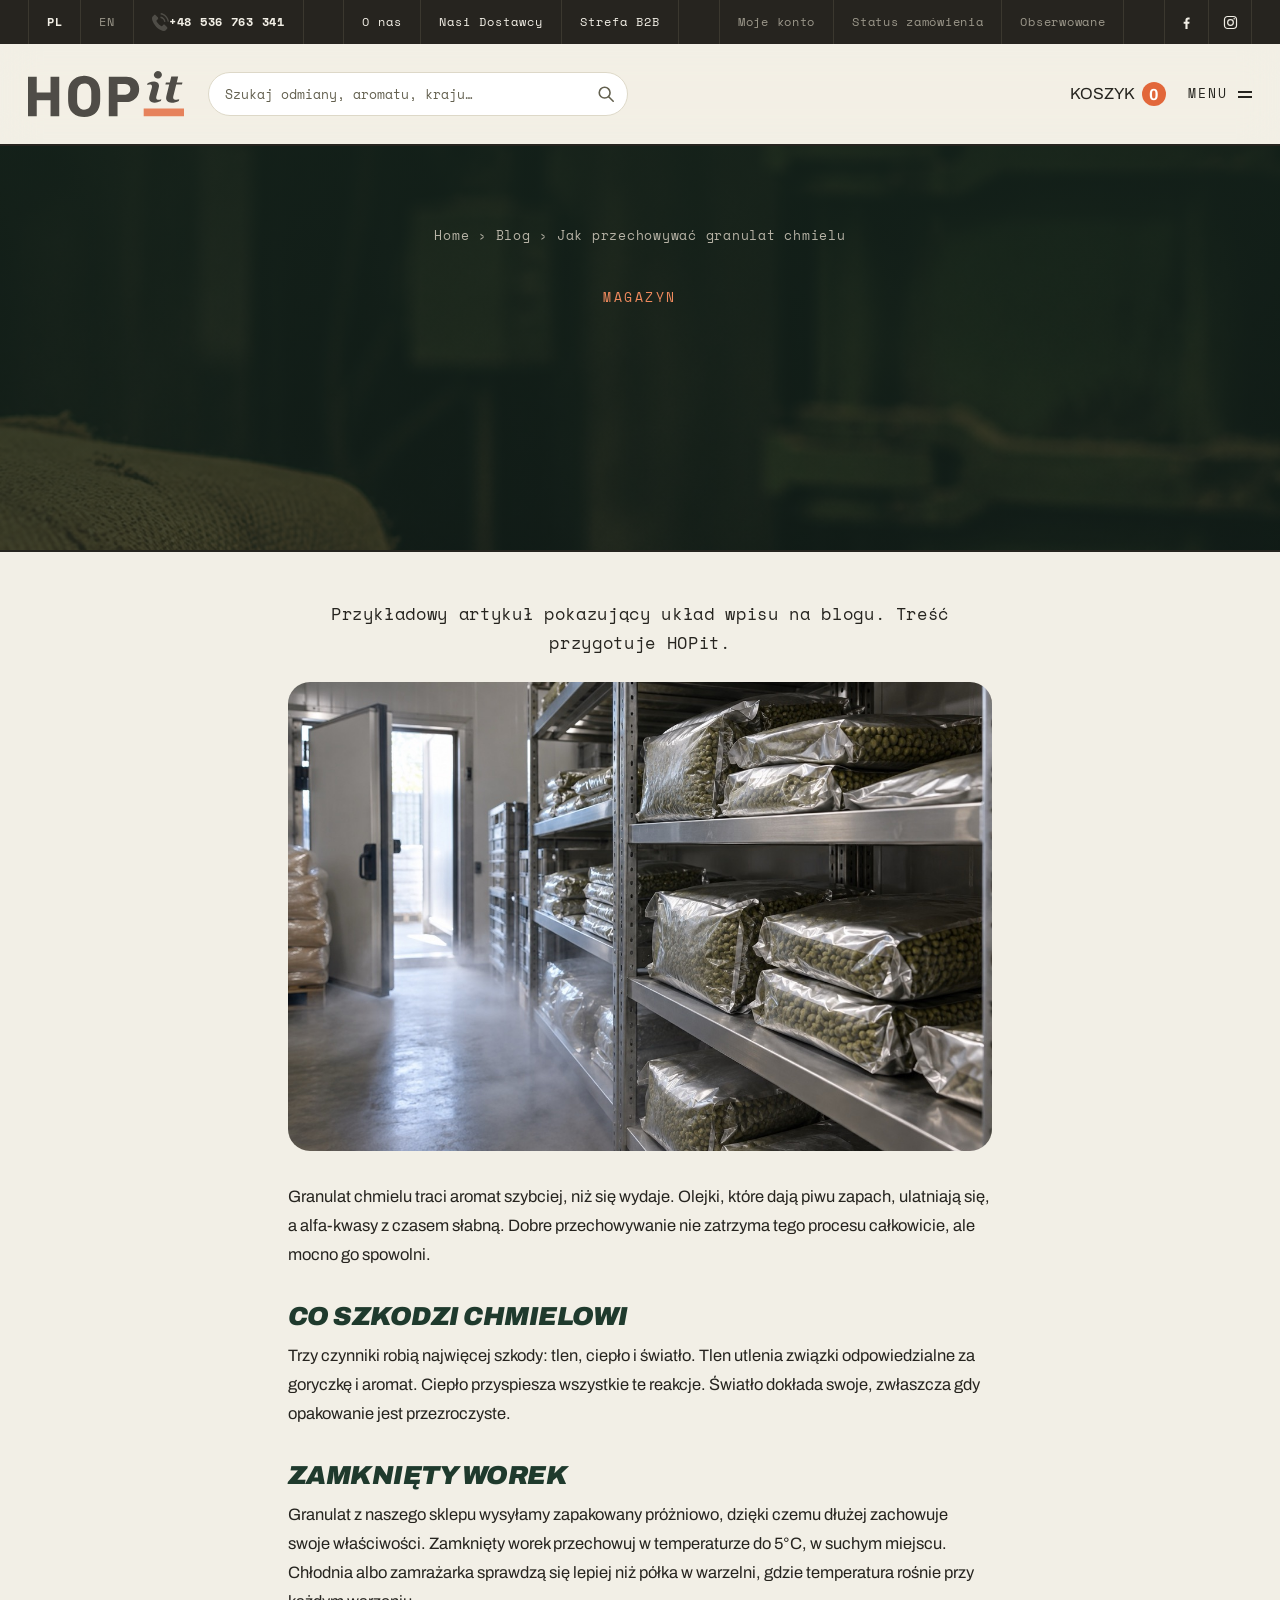
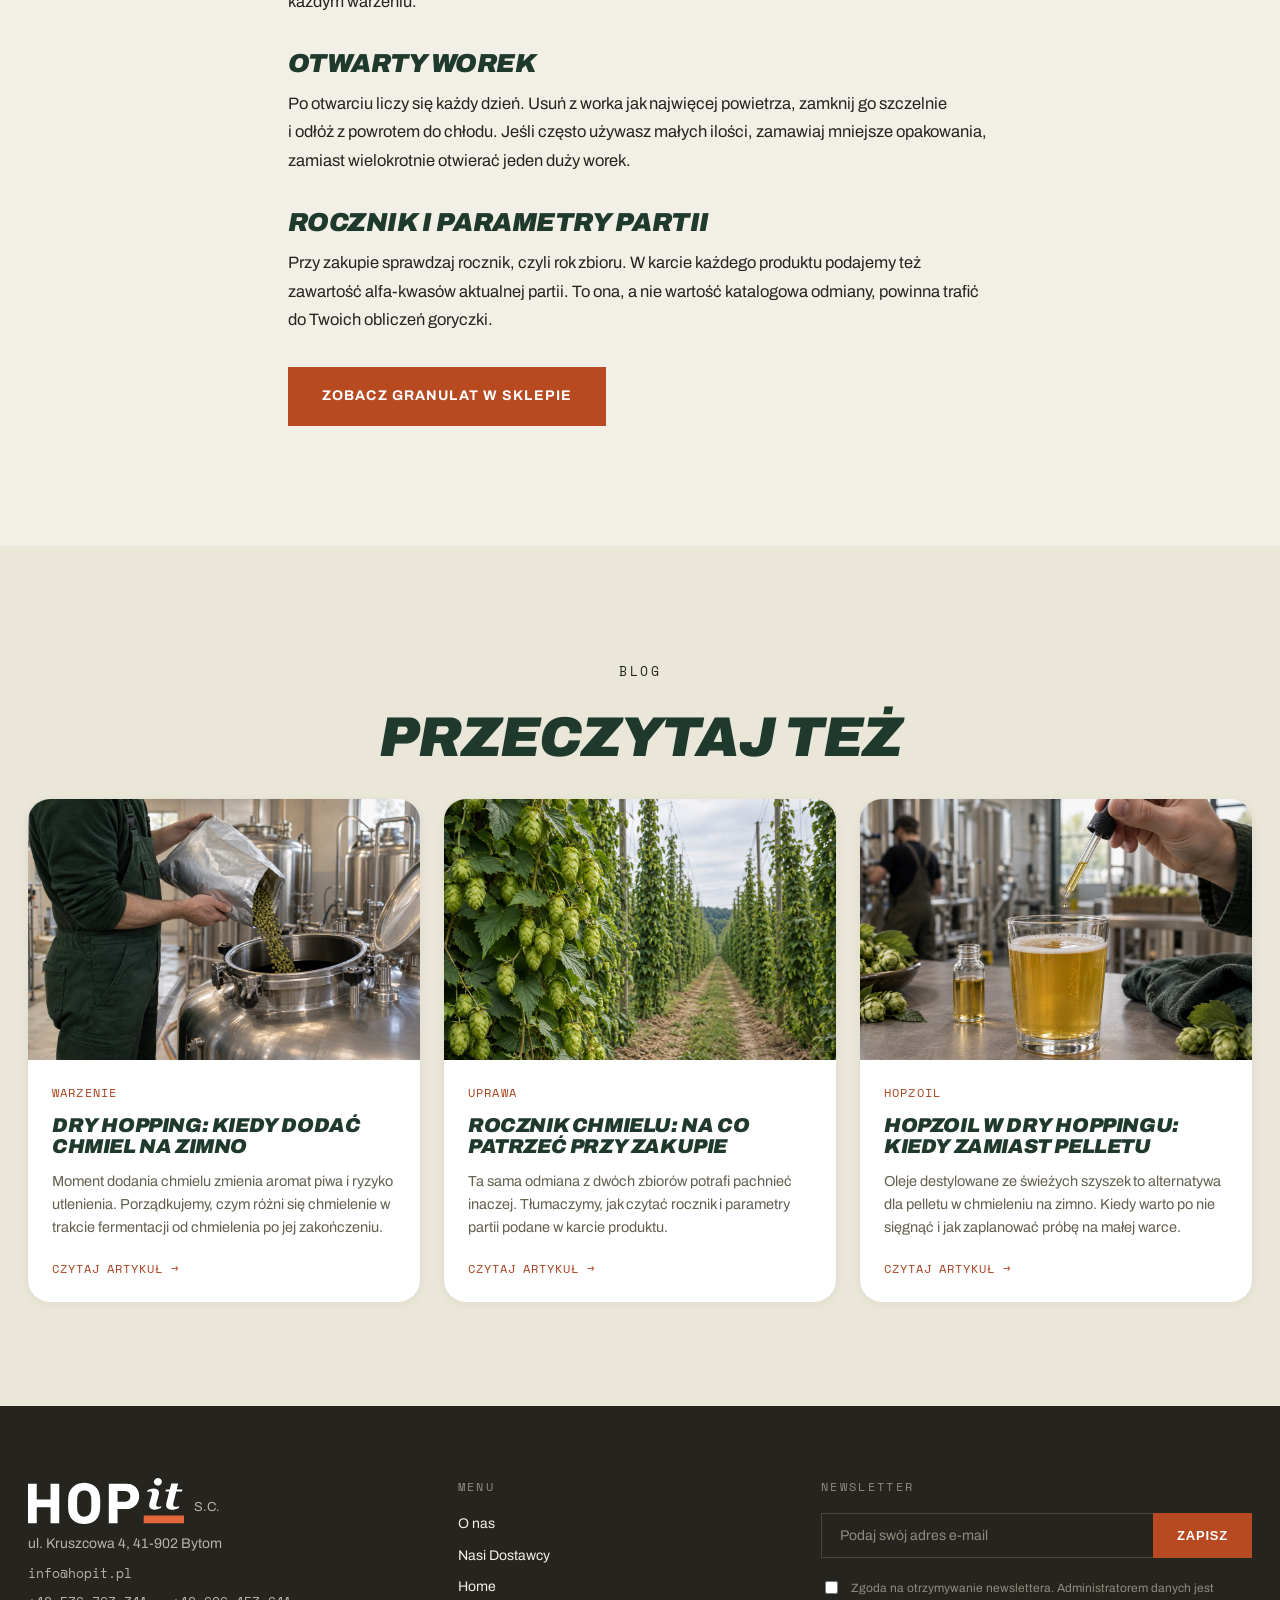
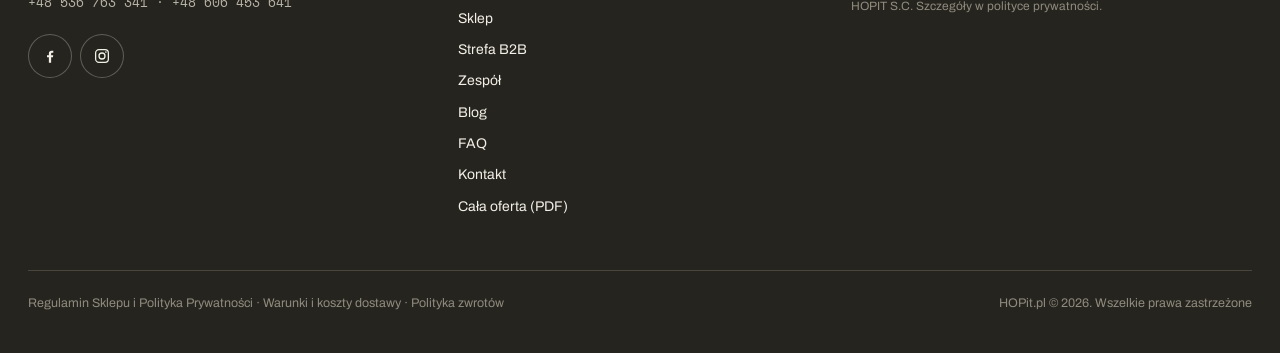
<file: artykul.html>
<!DOCTYPE html>
<html lang="pl">
<head>
<meta charset="utf-8">
<meta name="viewport" content="width=device-width, initial-scale=1">
<title>Jak przechowywać granulat chmielu | HOPit</title>
<link rel="preconnect" href="https://fonts.googleapis.com">
<link rel="preconnect" href="https://fonts.gstatic.com" crossorigin>
<link href="https://fonts.googleapis.com/css2?family=Archivo:ital,wght@0,400;0,500;0,600;0,700;0,900;1,700;1,900&family=Space+Mono:wght@400;700&display=swap" rel="stylesheet">
<link rel="stylesheet" href="design.css">
</head>
<body>

<div class="belka ">
  <div class="topbar">
    <div class="wrap">
      <div class="topbar__grupa">
        <a class="topbar__poz topbar__poz--mocny" href="#">PL</a>
        <a class="topbar__poz" href="#">EN</a>
        <span class="topbar__poz topbar__poz--domyka topbar__tel"><img class="topbar__ikona" src="media/ikony/telefon.svg" alt="" width="17" height="17">+48 536 763 341</span>
      </div>
      <nav class="topbar__grupa topbar__grupa--dzialy" aria-label="Działy serwisu">
        <a class="topbar__poz topbar__poz--dzial" href="o-nas.html">O nas</a>
        <a class="topbar__poz topbar__poz--dzial" href="dostawcy.html">Nasi Dostawcy</a>
        <a class="topbar__poz topbar__poz--dzial topbar__poz--domyka" href="b2b.html">Strefa B2B</a>
      </nav>
      <div class="topbar__grupa">
        <a class="topbar__poz" href="#">Moje konto</a>
        <a class="topbar__poz" href="#">Status zamówienia</a>
        <a class="topbar__poz topbar__poz--domyka" href="#">Obserwowane</a>
      </div>
      <div class="topbar__grupa topbar__grupa--social" aria-label="HOPit w mediach społecznościowych">
        <a class="topbar__poz topbar__social" href="https://www.facebook.com/HOPit.Poland" target="_blank" rel="noopener" aria-label="Facebook"><svg viewBox="0 0 24 24" aria-hidden="true"><path fill="currentColor" d="M13.5 21v-7.2h2.4l.4-2.9h-2.8V9.1c0-.8.3-1.4 1.4-1.4h1.5V5.1c-.3 0-1.1-.1-2.2-.1-2.2 0-3.7 1.3-3.7 3.8v2.1H8v2.9h2.5V21h3Z"/></svg></a>
        <a class="topbar__poz topbar__poz--domyka topbar__social" href="https://www.instagram.com/hopit.pl/" target="_blank" rel="noopener" aria-label="Instagram"><svg viewBox="0 0 24 24" aria-hidden="true"><rect x="3.5" y="3.5" width="17" height="17" rx="4.5" fill="none" stroke="currentColor" stroke-width="1.7"/><circle cx="12" cy="12" r="4" fill="none" stroke="currentColor" stroke-width="1.7"/><circle cx="17.2" cy="6.8" r="1.1" fill="currentColor"/></svg></a>
      </div>
    </div>
  </div>

  <input type="checkbox" id="naw-box" class="naw-box" aria-label="Menu">
  <header class="naw naw--jasna">
    <div class="wrap">
      <a class="znak" href="index.html" aria-label="HOPit, strona główna"><img class="logo__znak" src="media/logo-hopit.svg" alt="HOPit" width="516" height="152"></a>
      <form class="szukaj" role="search" action="sklep.html" autocomplete="off">
        <label class="szukaj__etykieta" for="szukaj-6">Szukaj w sklepie</label>
        <input class="szukaj__pole" id="szukaj-6" type="search" name="q"
               placeholder="Szukaj odmiany, aromatu, kraju…" aria-describedby="szukaj-podpowiedz">
        <button class="szukaj__lupa" type="submit" aria-label="Szukaj">
          <svg viewBox="0 0 20 20" aria-hidden="true"><circle cx="8.5" cy="8.5" r="6" fill="none" stroke="currentColor" stroke-width="1.8"/><line x1="13" y1="13" x2="18" y2="18" stroke="currentColor" stroke-width="1.8" stroke-linecap="round"/></svg>
        </button>
        <div class="szukaj__wyniki" role="listbox" aria-label="Podpowiedzi" hidden></div>
      </form>
      <div class="naw__prawa">
        <a class="koszyk" href="koszyk.html">KOSZYK<span class="koszyk__plakietka">0</span></a>
        <label class="wyzwalacz" for="naw-box">Menu<span class="wyzwalacz__kreski" aria-hidden="true"></span></label>
      </div>
    </div>
  </header>
</div>

<div class="panel">
  <label class="panel__zaslona" for="naw-box" aria-label="Zamknij menu"></label>
  <span class="panel__warstwa panel__warstwa--a" aria-hidden="true"></span>
  <span class="panel__warstwa panel__warstwa--b" aria-hidden="true"></span>
  <div class="panel__tresc">
    <label class="panel__zamknij" for="naw-box">Zamknij<span></span></label>
    <nav class="panel__lista" aria-label="Nawigacja główna">
      <a class="panel__poz" href="o-nas.html">O NAS<sup>01</sup></a>
      <a class="panel__poz" href="dostawcy.html">NASI DOSTAWCY<sup>02</sup></a>
      <a class="panel__poz" href="sklep.html">PRODUKTY<sup>03</sup></a>
      <a class="panel__poz" href="b2b.html">STREFA B2B<sup>04</sup></a>
      <a class="panel__poz" href="index.html#zespol">ZESPÓŁ<sup>05</sup></a>
      <a class="panel__poz" href="blog.html">BLOG<sup>06</sup></a>
      <a class="panel__poz" href="faq.html">FAQ<sup>07</sup></a>
      <a class="panel__poz" href="kontakt.html">KONTAKT<sup>08</sup></a>
      <a class="panel__poz" href="koszyk.html">KOSZYK<sup>09</sup></a>
    </nav>
    <div class="panel__stopka">
      <span class="panel__etykieta">Kontakt</span>
      <div class="panel__kontakt">
        <a href="mailto:info@hopit.pl">info@hopit.pl</a>
        <a href="tel:+48536763341">+48 536 763 341</a>
        <span>ul. Kruszcowa 4, 41-902 Bytom</span>
      </div>
      <div class="social panel__social" aria-label="HOPit w mediach społecznościowych"><a href="https://www.facebook.com/HOPit.Poland" target="_blank" rel="noopener" aria-label="Facebook"><svg viewBox="0 0 24 24" aria-hidden="true"><path fill="currentColor" d="M13.5 21v-7.2h2.4l.4-2.9h-2.8V9.1c0-.8.3-1.4 1.4-1.4h1.5V5.1c-.3 0-1.1-.1-2.2-.1-2.2 0-3.7 1.3-3.7 3.8v2.1H8v2.9h2.5V21h3Z"/></svg></a><a href="https://www.instagram.com/hopit.pl/" target="_blank" rel="noopener" aria-label="Instagram"><svg viewBox="0 0 24 24" aria-hidden="true"><rect x="3.5" y="3.5" width="17" height="17" rx="4.5" fill="none" stroke="currentColor" stroke-width="1.7"/><circle cx="12" cy="12" r="4" fill="none" stroke="currentColor" stroke-width="1.7"/><circle cx="17.2" cy="6.8" r="1.1" fill="currentColor"/></svg></a></div>
      <div class="panel__jezyki" role="group" aria-label="Wybór języka"><a class="panel__jezyk" href="#" hreflang="pl" aria-current="true">PL</a><a class="panel__jezyk" href="#" hreflang="en">EN</a></div>
    </div>
  </div>
</div>

<section class="pas-naglowek pas-naglowek--uzytkowy">
  <div class="wrap">
    <div class="okruszki okruszki--jasne"><a href="index.html">Home</a> › <a href="blog.html">Blog</a> › <span>Jak przechowywać granulat chmielu</span></div>
    <p class="kicker">Magazyn</p>
    <h1 class="tytul"><span class="marker"><span class="marker__tresc">Jak przechowywać granulat chmielu</span></span></h1>
  </div>
</section>

<article class="artykul">
  <div class="wrap artykul__wrap">
    <p class="przyklad-nota">Przykładowy artykuł pokazujący układ wpisu na blogu. Treść przygotuje HOPit.</p>
    <figure class="artykul__foto"><img src="media/wpisy/wpis-02.jpg" alt="Próżniowe worki z granulatem chmielu w chłodni" width="1200" height="800"></figure>

    <p class="artykul__lead">Granulat chmielu traci aromat szybciej, niż się wydaje. Olejki, które dają piwu zapach, ulatniają się, a&nbsp;alfa-kwasy z&nbsp;czasem słabną. Dobre przechowywanie nie zatrzyma tego procesu całkowicie, ale mocno go spowolni.</p>

    <h2>Co szkodzi chmielowi</h2>
    <p>Trzy czynniki robią najwięcej szkody: tlen, ciepło i&nbsp;światło. Tlen utlenia związki odpowiedzialne za goryczkę i&nbsp;aromat. Ciepło przyspiesza wszystkie te reakcje. Światło dokłada swoje, zwłaszcza gdy opakowanie jest przezroczyste.</p>

    <h2>Zamknięty worek</h2>
    <p>Granulat z&nbsp;naszego sklepu wysyłamy zapakowany próżniowo, dzięki czemu dłużej zachowuje swoje właściwości. Zamknięty worek przechowuj w&nbsp;temperaturze do 5°C, w&nbsp;suchym miejscu. Chłodnia albo zamrażarka sprawdzą się lepiej niż półka w&nbsp;warzelni, gdzie temperatura rośnie przy każdym warzeniu.</p>

    <h2>Otwarty worek</h2>
    <p>Po otwarciu liczy się każdy dzień. Usuń z&nbsp;worka jak najwięcej powietrza, zamknij go szczelnie i&nbsp;odłóż z&nbsp;powrotem do chłodu. Jeśli często używasz małych ilości, zamawiaj mniejsze opakowania, zamiast wielokrotnie otwierać jeden duży worek.</p>

    <h2>Rocznik i&nbsp;parametry partii</h2>
    <p>Przy zakupie sprawdzaj rocznik, czyli rok zbioru. W&nbsp;karcie każdego produktu podajemy też zawartość alfa-kwasów aktualnej partii. To ona, a&nbsp;nie wartość katalogowa odmiany, powinna trafić do Twoich obliczeń goryczki.</p>

    <p class="artykul__cta"><a class="btn btn--akcent" href="sklep.html">Zobacz granulat w&nbsp;sklepie</a></p>
  </div>
</article>

<section class="sekcja-nowa sekcja-nowa--jasna">
  <div class="wrap">
    <div class="sekcja-head sekcja-head--srodek">
      <p class="kicker">Blog</p>
      <h2 class="tytul">Przeczytaj też</h2>
    </div>
    <ul class="wpisy">
      <li class="wpis">
        <a class="wpis__link" href="artykul.html">
          <div class="wpis__foto"><img src="media/wpisy/wpis-01.jpg" alt="Piwowar wsypuje granulat chmielu do tanka fermentacyjnego" loading="lazy" width="1200" height="800"></div>
          <div class="wpis__tresc">
            <p class="wpis__meta">Warzenie</p>
            <h3 class="wpis__tytul">Dry hopping: kiedy dodać chmiel na zimno</h3>
            <p class="wpis__lead">Moment dodania chmielu zmienia aromat piwa i ryzyko utlenienia. Porządkujemy, czym różni się chmielenie w trakcie fermentacji od chmielenia po jej zakończeniu.</p>
            <span class="wpis__czytaj">Czytaj artykuł</span>
          </div>
        </a>
      </li>
      <li class="wpis">
        <a class="wpis__link" href="artykul.html">
          <div class="wpis__foto"><img src="media/wpisy/wpis-03.jpg" alt="Rzędy pnączy chmielu na plantacji" loading="lazy" width="1200" height="800"></div>
          <div class="wpis__tresc">
            <p class="wpis__meta">Uprawa</p>
            <h3 class="wpis__tytul">Rocznik chmielu: na co patrzeć przy zakupie</h3>
            <p class="wpis__lead">Ta sama odmiana z dwóch zbiorów potrafi pachnieć inaczej. Tłumaczymy, jak czytać rocznik i parametry partii podane w karcie produktu.</p>
            <span class="wpis__czytaj">Czytaj artykuł</span>
          </div>
        </a>
      </li>
      <li class="wpis">
        <a class="wpis__link" href="artykul.html">
          <div class="wpis__foto"><img src="media/wpisy/wpis-06.jpg" alt="Kropla olejku chmielowego nad szklanką piwa" loading="lazy" width="1200" height="800"></div>
          <div class="wpis__tresc">
            <p class="wpis__meta">Hopzoil</p>
            <h3 class="wpis__tytul">Hopzoil w dry hoppingu: kiedy zamiast pelletu</h3>
            <p class="wpis__lead">Oleje destylowane ze świeżych szyszek to alternatywa dla pelletu w chmieleniu na zimno. Kiedy warto po nie sięgnąć i jak zaplanować próbę na małej warce.</p>
            <span class="wpis__czytaj">Czytaj artykuł</span>
          </div>
        </a>
      </li>
    </ul>
  </div>
</section>

<footer class="stopka">
  <div class="wrap">
    <div class="stopka__siatka">
      <div class="stopka__kol">
        <span class="stopka__logo"><img class="logo__znak logo__znak--stopka" src="media/logo-hopit.svg" alt="HOPit" width="516" height="152"><span class="stopka__szare">S.C.</span></span>
        <span class="stopka__szare">ul. Kruszcowa 4, 41-902 Bytom</span>
        <span class="stopka__mono">info@hopit.pl</span>
        <span class="stopka__mono">+48 536 763 341 · +48 606 453 641</span>
        <div class="social" aria-label="HOPit w mediach społecznościowych">
          <a href="https://www.facebook.com/HOPit.Poland" target="_blank" rel="noopener" aria-label="Facebook"><svg viewBox="0 0 24 24" aria-hidden="true"><path fill="currentColor" d="M13.5 21v-7.2h2.4l.4-2.9h-2.8V9.1c0-.8.3-1.4 1.4-1.4h1.5V5.1c-.3 0-1.1-.1-2.2-.1-2.2 0-3.7 1.3-3.7 3.8v2.1H8v2.9h2.5V21h3Z"/></svg></a>
          <a href="https://www.instagram.com/hopit.pl/" target="_blank" rel="noopener" aria-label="Instagram"><svg viewBox="0 0 24 24" aria-hidden="true"><rect x="3.5" y="3.5" width="17" height="17" rx="4.5" fill="none" stroke="currentColor" stroke-width="1.7"/><circle cx="12" cy="12" r="4" fill="none" stroke="currentColor" stroke-width="1.7"/><circle cx="17.2" cy="6.8" r="1.1" fill="currentColor"/></svg></a>
        </div>
      </div>
      <div class="stopka__kol">
        <span class="stopka__naglowek">MENU</span>
        <a href="o-nas.html">O nas</a>
        <a href="dostawcy.html">Nasi Dostawcy</a>
        <a href="index.html">Home</a>
        <a href="sklep.html">Sklep</a>
        <a href="b2b.html">Strefa B2B</a>
        <a href="index.html#zespol">Zespół</a>
        <a href="blog.html">Blog</a>
        <a href="faq.html">FAQ</a>
        <a href="kontakt.html">Kontakt</a>
        <a href="oferta.pdf" target="_blank" rel="noopener">Cała oferta (PDF)</a>
      </div>
      <div class="stopka__kol">
        <span class="stopka__naglowek">NEWSLETTER</span>
        <form class="newsletter" action="#" method="post">
          <input type="email" name="email" placeholder="Podaj swój adres e-mail" aria-label="Adres e-mail">
          <button type="button">Zapisz</button>
        </form>
        <label class="zgoda"><input type="checkbox"><span>Zgoda na otrzymywanie newslettera. Administratorem danych jest HOPIT S.C. Szczegóły w&nbsp;polityce prywatności.</span></label>
      </div>
    </div>
    <div class="stopka__prawna">
      <div><a href="#">Regulamin Sklepu i Polityka Prywatności</a> · <a href="#">Warunki i koszty dostawy</a> · <a href="#">Polityka zwrotów</a></div>
      <div>HOPit.pl © 2026. Wszelkie prawa zastrzeżone</div>
    </div>
  </div>
</footer>

<nav class="appbar" aria-label="Skróty">
  <a class="appbar__poz" href="sklep.html">
    <svg viewBox="0 0 24 24" aria-hidden="true"><path d="M4 7h16l-1.2 12.2a2 2 0 0 1-2 1.8H7.2a2 2 0 0 1-2-1.8L4 7Z" fill="none" stroke="currentColor" stroke-width="1.7"/><path d="M8.5 7V5.6a3.5 3.5 0 0 1 7 0V7" fill="none" stroke="currentColor" stroke-width="1.7"/></svg>
    <span>Sklep</span>
  </a>
  <button class="appbar__poz" type="button" data-szukaj-otworz>
    <svg viewBox="0 0 24 24" aria-hidden="true"><circle cx="10.5" cy="10.5" r="6.5" fill="none" stroke="currentColor" stroke-width="1.7"/><line x1="15.5" y1="15.5" x2="21" y2="21" stroke="currentColor" stroke-width="1.7" stroke-linecap="round"/></svg>
    <span>Szukaj</span>
  </button>
  <a class="appbar__poz" href="koszyk.html">
    <svg viewBox="0 0 24 24" aria-hidden="true"><path d="M3 4h2.2l2.4 10.6a2 2 0 0 0 2 1.6h7.6a2 2 0 0 0 2-1.5L21 8H6.2" fill="none" stroke="currentColor" stroke-width="1.7" stroke-linecap="round"/><circle cx="10" cy="20" r="1.4" fill="currentColor"/><circle cx="17.5" cy="20" r="1.4" fill="currentColor"/></svg>
    <span>Koszyk</span>
  </a>
  <a class="appbar__poz" href="kontakt.html">
    <svg viewBox="0 0 24 24" aria-hidden="true"><rect x="3" y="5" width="18" height="14" rx="2" fill="none" stroke="currentColor" stroke-width="1.7"/><path d="m3.8 6.6 8.2 6 8.2-6" fill="none" stroke="currentColor" stroke-width="1.7"/></svg>
    <span>Kontakt</span>
  </a>
</nav>

<div class="szukajka" hidden>
  <button class="szukajka__zaslona" type="button" data-szukaj-zamknij aria-label="Zamknij wyszukiwanie"></button>
  <div class="szukajka__tresc">
    <form class="szukaj szukaj--pelna" role="search" action="sklep.html" autocomplete="off">
      <label class="szukaj__etykieta" for="szukaj-mobile">Szukaj w sklepie</label>
      <input class="szukaj__pole" id="szukaj-mobile" type="search" name="q"
             placeholder="Szukaj odmiany, aromatu, kraju…">
      <button class="szukaj__lupa" type="submit" aria-label="Szukaj">
        <svg viewBox="0 0 20 20" aria-hidden="true"><circle cx="8.5" cy="8.5" r="6" fill="none" stroke="currentColor" stroke-width="1.8"/><line x1="13" y1="13" x2="18" y2="18" stroke="currentColor" stroke-width="1.8" stroke-linecap="round"/></svg>
      </button>
      <div class="szukaj__wyniki" role="listbox" aria-label="Podpowiedzi" hidden></div>
    </form>
    <button class="szukajka__zamknij" type="button" data-szukaj-zamknij>Zamknij</button>
  </div>
</div>

<script src="nawigacja.js" defer></script>

</body>
</html>
</file>
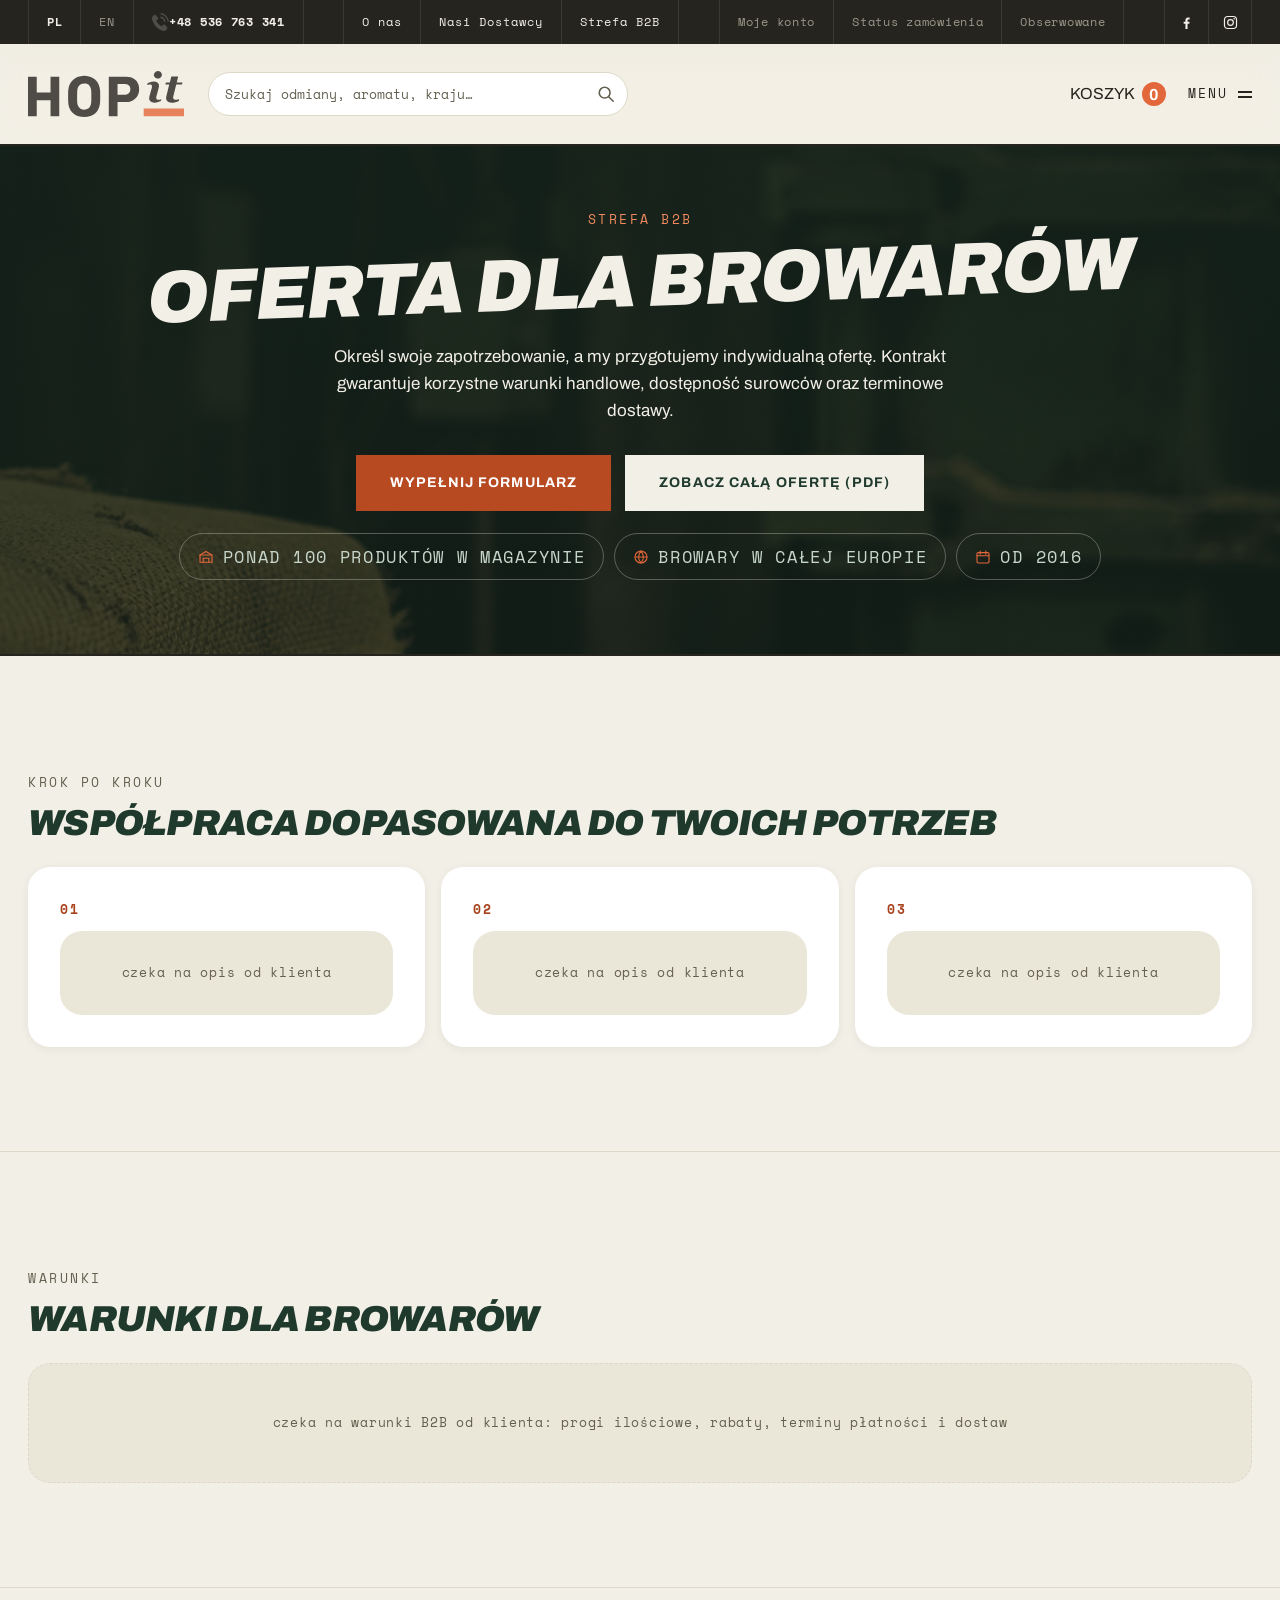
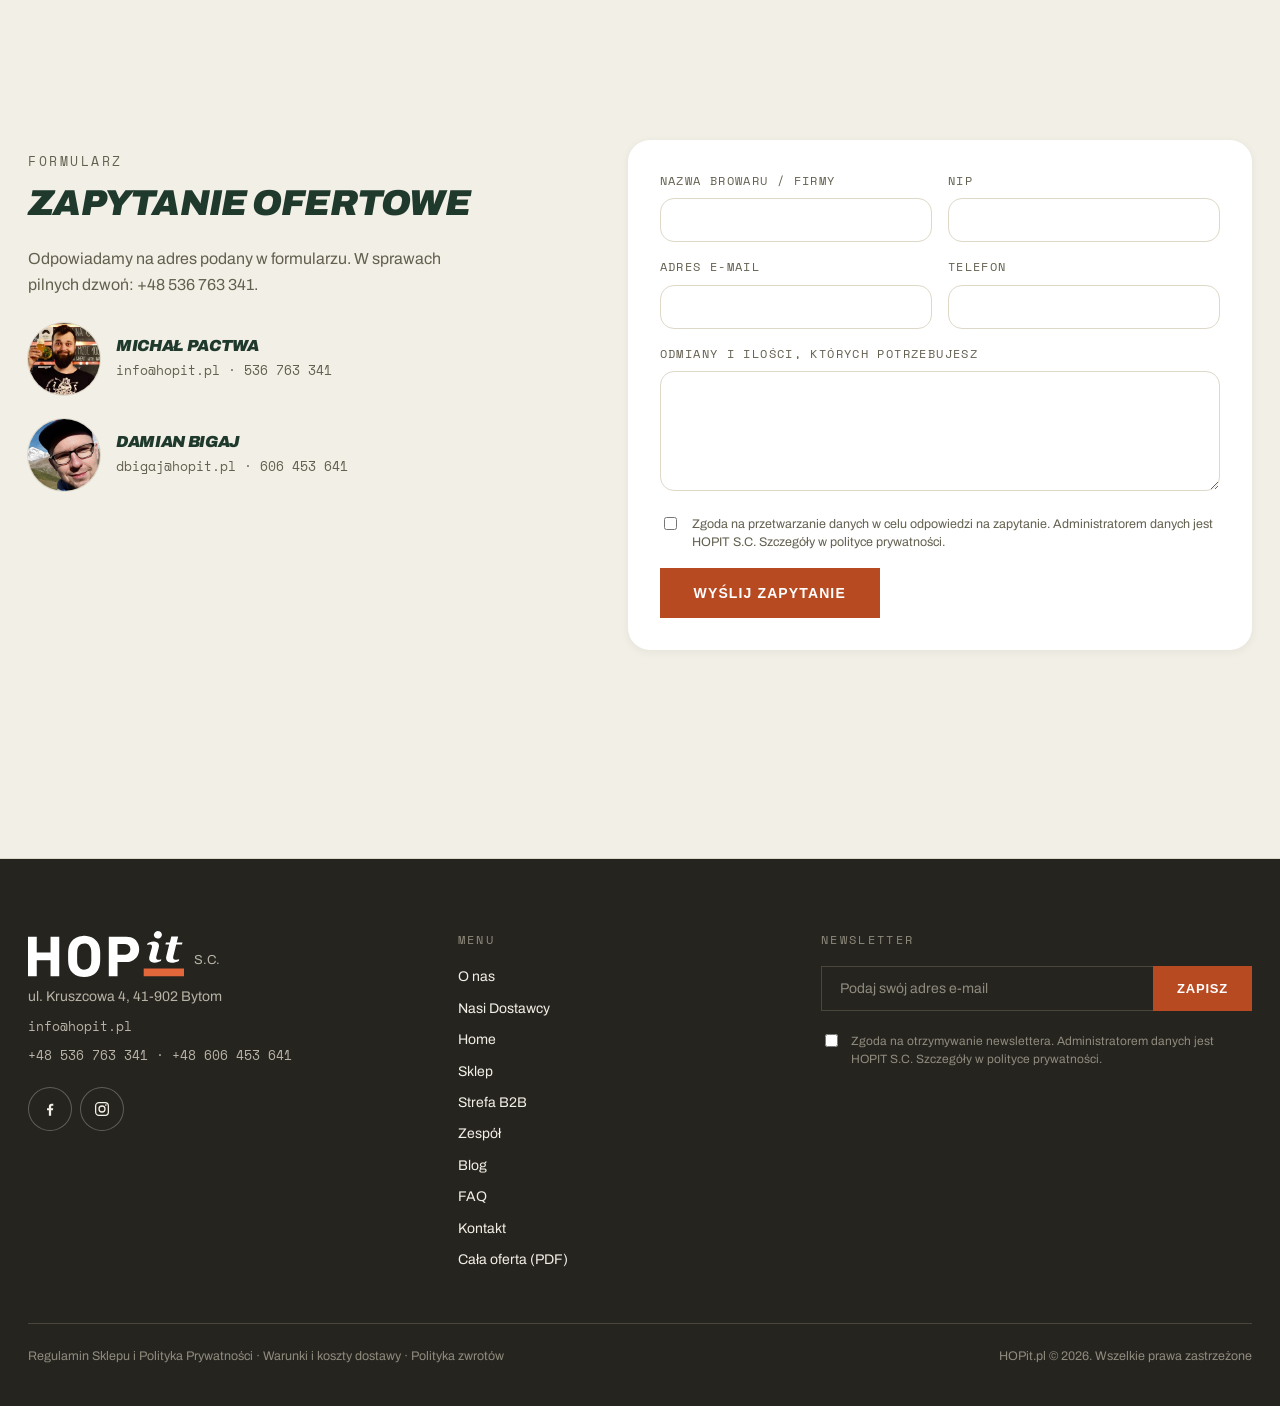
<file: b2b.html>
<!DOCTYPE html>
<html lang="pl">
<head>
<meta charset="utf-8">
<meta name="viewport" content="width=device-width, initial-scale=1">
<title>Strefa B2B: oferta dla browarów | HOPit</title>
<link rel="preconnect" href="https://fonts.googleapis.com">
<link rel="preconnect" href="https://fonts.gstatic.com" crossorigin>
<link href="https://fonts.googleapis.com/css2?family=Archivo:ital,wght@0,400;0,500;0,600;0,700;0,900;1,700;1,900&family=Space+Mono:wght@400;700&display=swap" rel="stylesheet">
<link rel="stylesheet" href="design.css">
</head>
<body>

<div class="belka ">
  <div class="topbar">
    <div class="wrap">
      <div class="topbar__grupa">
        <a class="topbar__poz topbar__poz--mocny" href="#">PL</a>
        <a class="topbar__poz" href="#">EN</a>
        <span class="topbar__poz topbar__poz--domyka topbar__tel"><img class="topbar__ikona" src="media/ikony/telefon.svg" alt="" width="17" height="17">+48 536 763 341</span>
      </div>
      <nav class="topbar__grupa topbar__grupa--dzialy" aria-label="Działy serwisu">
        <a class="topbar__poz topbar__poz--dzial" href="o-nas.html">O nas</a>
        <a class="topbar__poz topbar__poz--dzial" href="dostawcy.html">Nasi Dostawcy</a>
        <a class="topbar__poz topbar__poz--dzial topbar__poz--domyka" href="b2b.html">Strefa B2B</a>
      </nav>
      <div class="topbar__grupa">
        <a class="topbar__poz" href="#">Moje konto</a>
        <a class="topbar__poz" href="#">Status zamówienia</a>
        <a class="topbar__poz topbar__poz--domyka" href="#">Obserwowane</a>
      </div>
      <div class="topbar__grupa topbar__grupa--social" aria-label="HOPit w mediach społecznościowych">
        <a class="topbar__poz topbar__social" href="https://www.facebook.com/HOPit.Poland" target="_blank" rel="noopener" aria-label="Facebook"><svg viewBox="0 0 24 24" aria-hidden="true"><path fill="currentColor" d="M13.5 21v-7.2h2.4l.4-2.9h-2.8V9.1c0-.8.3-1.4 1.4-1.4h1.5V5.1c-.3 0-1.1-.1-2.2-.1-2.2 0-3.7 1.3-3.7 3.8v2.1H8v2.9h2.5V21h3Z"/></svg></a>
        <a class="topbar__poz topbar__poz--domyka topbar__social" href="https://www.instagram.com/hopit.pl/" target="_blank" rel="noopener" aria-label="Instagram"><svg viewBox="0 0 24 24" aria-hidden="true"><rect x="3.5" y="3.5" width="17" height="17" rx="4.5" fill="none" stroke="currentColor" stroke-width="1.7"/><circle cx="12" cy="12" r="4" fill="none" stroke="currentColor" stroke-width="1.7"/><circle cx="17.2" cy="6.8" r="1.1" fill="currentColor"/></svg></a>
      </div>
    </div>
  </div>

  <input type="checkbox" id="naw-box" class="naw-box" aria-label="Menu">
  <header class="naw naw--jasna">
    <div class="wrap">
      <a class="znak" href="index.html" aria-label="HOPit, strona główna"><img class="logo__znak" src="media/logo-hopit.svg" alt="HOPit" width="516" height="152"></a>
      <form class="szukaj" role="search" action="sklep.html" autocomplete="off">
        <label class="szukaj__etykieta" for="szukaj-3">Szukaj w sklepie</label>
        <input class="szukaj__pole" id="szukaj-3" type="search" name="q"
               placeholder="Szukaj odmiany, aromatu, kraju…" aria-describedby="szukaj-podpowiedz">
        <button class="szukaj__lupa" type="submit" aria-label="Szukaj">
          <svg viewBox="0 0 20 20" aria-hidden="true"><circle cx="8.5" cy="8.5" r="6" fill="none" stroke="currentColor" stroke-width="1.8"/><line x1="13" y1="13" x2="18" y2="18" stroke="currentColor" stroke-width="1.8" stroke-linecap="round"/></svg>
        </button>
        <div class="szukaj__wyniki" role="listbox" aria-label="Podpowiedzi" hidden></div>
      </form>
      <div class="naw__prawa">
        <a class="koszyk" href="koszyk.html">KOSZYK<span class="koszyk__plakietka">0</span></a>
        <label class="wyzwalacz" for="naw-box">Menu<span class="wyzwalacz__kreski" aria-hidden="true"></span></label>
      </div>
    </div>
  </header>
</div>

<div class="panel">
  <label class="panel__zaslona" for="naw-box" aria-label="Zamknij menu"></label>
  <span class="panel__warstwa panel__warstwa--a" aria-hidden="true"></span>
  <span class="panel__warstwa panel__warstwa--b" aria-hidden="true"></span>
  <div class="panel__tresc">
    <label class="panel__zamknij" for="naw-box">Zamknij<span></span></label>
    <nav class="panel__lista" aria-label="Nawigacja główna">
      <a class="panel__poz" href="o-nas.html">O NAS<sup>01</sup></a>
      <a class="panel__poz" href="dostawcy.html">NASI DOSTAWCY<sup>02</sup></a>
      <a class="panel__poz" href="sklep.html">PRODUKTY<sup>03</sup></a>
      <a class="panel__poz" href="b2b.html">STREFA B2B<sup>04</sup></a>
      <a class="panel__poz" href="index.html#zespol">ZESPÓŁ<sup>05</sup></a>
      <a class="panel__poz" href="blog.html">BLOG<sup>06</sup></a>
      <a class="panel__poz" href="faq.html">FAQ<sup>07</sup></a>
      <a class="panel__poz" href="kontakt.html">KONTAKT<sup>08</sup></a>
      <a class="panel__poz" href="koszyk.html">KOSZYK<sup>09</sup></a>
    </nav>
    <div class="panel__stopka">
      <span class="panel__etykieta">Kontakt</span>
      <div class="panel__kontakt">
        <a href="mailto:info@hopit.pl">info@hopit.pl</a>
        <a href="tel:+48536763341">+48 536 763 341</a>
        <span>ul. Kruszcowa 4, 41-902 Bytom</span>
      </div>
      <div class="social panel__social" aria-label="HOPit w mediach społecznościowych"><a href="https://www.facebook.com/HOPit.Poland" target="_blank" rel="noopener" aria-label="Facebook"><svg viewBox="0 0 24 24" aria-hidden="true"><path fill="currentColor" d="M13.5 21v-7.2h2.4l.4-2.9h-2.8V9.1c0-.8.3-1.4 1.4-1.4h1.5V5.1c-.3 0-1.1-.1-2.2-.1-2.2 0-3.7 1.3-3.7 3.8v2.1H8v2.9h2.5V21h3Z"/></svg></a><a href="https://www.instagram.com/hopit.pl/" target="_blank" rel="noopener" aria-label="Instagram"><svg viewBox="0 0 24 24" aria-hidden="true"><rect x="3.5" y="3.5" width="17" height="17" rx="4.5" fill="none" stroke="currentColor" stroke-width="1.7"/><circle cx="12" cy="12" r="4" fill="none" stroke="currentColor" stroke-width="1.7"/><circle cx="17.2" cy="6.8" r="1.1" fill="currentColor"/></svg></a></div>
      <div class="panel__jezyki" role="group" aria-label="Wybór języka"><a class="panel__jezyk" href="#" hreflang="pl" aria-current="true">PL</a><a class="panel__jezyk" href="#" hreflang="en">EN</a></div>
    </div>
  </div>
</div>

<section class="pas-naglowek">
  <div class="wrap">
    <p class="kicker">Strefa B2B</p>
    <h1 class="tytul">Oferta dla browarów</h1>
    <p>Określ swoje zapotrzebowanie, a&nbsp;my przygotujemy indywidualną ofertę. Kontrakt gwarantuje korzystne warunki handlowe, dostępność surowców oraz terminowe dostawy.</p>
    <div class="kontrakt__cta" style="margin-top:30px">
      <a class="btn btn--akcent" href="#formularz">Wypełnij formularz</a>
      <!-- oferta.pdf: stały adres pod link „ZOBACZ CAŁĄ OFERTĘ” z newslettera klienta.
           Teraz stoi tu katalog EN z 00 - Assets jako zastępstwo; właściwą listę oferty
           klient podmienia pod TĄ SAMĄ nazwą, żeby linki w wysłanych newsletterach działały. -->
      <a class="btn btn--krem" href="oferta.pdf" target="_blank" rel="noopener">Zobacz całą ofertę (PDF)</a>
    </div>
    <p class="kontrakt__dowod">
      <span><svg class="dowod__ik" viewBox="0 0 20 20" aria-hidden="true"><path d="M2.5 7.5 10 3l7.5 4.5v9H2.5v-9Z"/><path d="M6.5 16.5v-5h7v5"/><path d="M2.5 7.5h15"/></svg>ponad 100 produktów w magazynie</span>
      <span><svg class="dowod__ik" viewBox="0 0 20 20" aria-hidden="true"><circle cx="10" cy="10" r="7.5"/><path d="M2.5 10h15"/><path d="M10 2.5c2 2.2 3 4.7 3 7.5s-1 5.3-3 7.5c-2-2.2-3-4.7-3-7.5s1-5.3 3-7.5Z"/></svg>browary w całej Europie</span>
      <span><svg class="dowod__ik" viewBox="0 0 20 20" aria-hidden="true"><rect x="2.5" y="4.5" width="15" height="13" rx="1.5"/><path d="M2.5 8.5h15"/><path d="M6.5 2.5v4M13.5 2.5v4"/></svg>od 2016</span>
    </p>
  </div>
</section>

<section class="sekcja-zwykla">
  <div class="wrap">
    <p class="kicker" style="color:var(--tekst-2)">Krok po kroku</p>
    <h2 class="tytul">Współpraca dopasowana do Twoich potrzeb</h2>
    <ol class="kroki">
      <li><div class="czeka" style="border:0;min-height:80px">czeka na opis od klienta</div></li>
      <li><div class="czeka" style="border:0;min-height:80px">czeka na opis od klienta</div></li>
      <li><div class="czeka" style="border:0;min-height:80px">czeka na opis od klienta</div></li>
    </ol>
  </div>
</section>

<section class="sekcja-zwykla">
  <div class="wrap">
    <p class="kicker" style="color:var(--tekst-2)">Warunki</p>
    <h2 class="tytul">Warunki dla browarów</h2>
    <div class="czeka">czeka na warunki B2B od klienta: progi ilościowe, rabaty, terminy płatności i dostaw</div>
  </div>
</section>

<section class="sekcja-zwykla" id="formularz">
  <div class="wrap dwie-kol">
    <div>
      <p class="kicker" style="color:var(--tekst-2)">Formularz</p>
      <h2 class="tytul">Zapytanie ofertowe</h2>
      <p style="color:var(--tekst-2);max-width:420px">Odpowiadamy na adres podany w&nbsp;formularzu. W&nbsp;sprawach pilnych dzwoń: +48 536 763 341.</p>
      <div class="osoby" style="grid-template-columns:1fr;margin-top:26px">
        <div class="osoba-mini">
          <span class="kolo osoba-mini__kolo" aria-hidden="true"><img src="media/portret-michal-pactwa.jpg" alt="" width="140" height="140" loading="lazy"></span>
          <div class="osoba-mini__dane">
            <h3 class="tytul">Michał Pactwa</h3>
            <p><a href="mailto:info@hopit.pl">info@hopit.pl</a> · <a href="tel:+48536763341">536 763 341</a></p>
          </div>
        </div>
        <div class="osoba-mini">
          <span class="kolo osoba-mini__kolo" aria-hidden="true"><img src="media/portret-damian-bigaj.jpg" alt="" width="140" height="140" loading="lazy"></span>
          <div class="osoba-mini__dane">
            <h3 class="tytul">Damian Bigaj</h3>
            <p><a href="mailto:dbigaj@hopit.pl">dbigaj@hopit.pl</a> · <a href="tel:+48606453641">606 453 641</a></p>
          </div>
        </div>
      </div>
    </div>
    <form class="form-karta">
      <div class="form-siatka">
        <div class="pole"><label for="browar">Nazwa browaru / firmy</label><input type="text" id="browar" name="browar"></div>
        <div class="pole"><label for="nip">NIP</label><input type="text" id="nip" name="nip"></div>
        <div class="pole"><label for="mail">Adres e-mail</label><input type="email" id="mail" name="mail"></div>
        <div class="pole"><label for="tel">Telefon</label><input type="tel" id="tel" name="tel"></div>
      </div>
      <div class="pole"><label for="zapotrzebowanie">Odmiany i ilości, których potrzebujesz</label><textarea id="zapotrzebowanie" name="zapotrzebowanie"></textarea></div>
      <label class="zgoda-form"><input type="checkbox"><span>Zgoda na przetwarzanie danych w&nbsp;celu odpowiedzi na zapytanie. Administratorem danych jest HOPIT S.C. Szczegóły w&nbsp;polityce prywatności.</span></label>
      <button class="btn btn--akcent" type="button">Wyślij zapytanie</button>
    </form>
  </div>
</section>

<footer class="stopka">
  <div class="wrap">
    <div class="stopka__siatka">
      <div class="stopka__kol">
        <span class="stopka__logo"><img class="logo__znak logo__znak--stopka" src="media/logo-hopit.svg" alt="HOPit" width="516" height="152"><span class="stopka__szare">S.C.</span></span>
        <span class="stopka__szare">ul. Kruszcowa 4, 41-902 Bytom</span>
        <span class="stopka__mono">info@hopit.pl</span>
        <span class="stopka__mono">+48 536 763 341 · +48 606 453 641</span>
        <div class="social" aria-label="HOPit w mediach społecznościowych">
          <a href="https://www.facebook.com/HOPit.Poland" target="_blank" rel="noopener" aria-label="Facebook"><svg viewBox="0 0 24 24" aria-hidden="true"><path fill="currentColor" d="M13.5 21v-7.2h2.4l.4-2.9h-2.8V9.1c0-.8.3-1.4 1.4-1.4h1.5V5.1c-.3 0-1.1-.1-2.2-.1-2.2 0-3.7 1.3-3.7 3.8v2.1H8v2.9h2.5V21h3Z"/></svg></a>
          <a href="https://www.instagram.com/hopit.pl/" target="_blank" rel="noopener" aria-label="Instagram"><svg viewBox="0 0 24 24" aria-hidden="true"><rect x="3.5" y="3.5" width="17" height="17" rx="4.5" fill="none" stroke="currentColor" stroke-width="1.7"/><circle cx="12" cy="12" r="4" fill="none" stroke="currentColor" stroke-width="1.7"/><circle cx="17.2" cy="6.8" r="1.1" fill="currentColor"/></svg></a>
        </div>
      </div>
      <div class="stopka__kol">
        <span class="stopka__naglowek">MENU</span>
        <a href="o-nas.html">O nas</a>
        <a href="dostawcy.html">Nasi Dostawcy</a>
        <a href="index.html">Home</a>
        <a href="sklep.html">Sklep</a>
        <a href="b2b.html">Strefa B2B</a>
        <a href="index.html#zespol">Zespół</a>
        <a href="blog.html">Blog</a>
        <a href="faq.html">FAQ</a>
        <a href="kontakt.html">Kontakt</a>
        <a href="oferta.pdf" target="_blank" rel="noopener">Cała oferta (PDF)</a>
      </div>
      <div class="stopka__kol">
        <span class="stopka__naglowek">NEWSLETTER</span>
        <form class="newsletter" action="#" method="post">
          <input type="email" name="email" placeholder="Podaj swój adres e-mail" aria-label="Adres e-mail">
          <button type="button">Zapisz</button>
        </form>
        <label class="zgoda"><input type="checkbox"><span>Zgoda na otrzymywanie newslettera. Administratorem danych jest HOPIT S.C. Szczegóły w&nbsp;polityce prywatności.</span></label>
      </div>
    </div>
    <div class="stopka__prawna">
      <div><a href="#">Regulamin Sklepu i Polityka Prywatności</a> · <a href="#">Warunki i koszty dostawy</a> · <a href="#">Polityka zwrotów</a></div>
      <div>HOPit.pl © 2026. Wszelkie prawa zastrzeżone</div>
    </div>
  </div>
</footer>

<nav class="appbar" aria-label="Skróty">
  <a class="appbar__poz" href="sklep.html">
    <svg viewBox="0 0 24 24" aria-hidden="true"><path d="M4 7h16l-1.2 12.2a2 2 0 0 1-2 1.8H7.2a2 2 0 0 1-2-1.8L4 7Z" fill="none" stroke="currentColor" stroke-width="1.7"/><path d="M8.5 7V5.6a3.5 3.5 0 0 1 7 0V7" fill="none" stroke="currentColor" stroke-width="1.7"/></svg>
    <span>Sklep</span>
  </a>
  <button class="appbar__poz" type="button" data-szukaj-otworz>
    <svg viewBox="0 0 24 24" aria-hidden="true"><circle cx="10.5" cy="10.5" r="6.5" fill="none" stroke="currentColor" stroke-width="1.7"/><line x1="15.5" y1="15.5" x2="21" y2="21" stroke="currentColor" stroke-width="1.7" stroke-linecap="round"/></svg>
    <span>Szukaj</span>
  </button>
  <a class="appbar__poz" href="koszyk.html">
    <svg viewBox="0 0 24 24" aria-hidden="true"><path d="M3 4h2.2l2.4 10.6a2 2 0 0 0 2 1.6h7.6a2 2 0 0 0 2-1.5L21 8H6.2" fill="none" stroke="currentColor" stroke-width="1.7" stroke-linecap="round"/><circle cx="10" cy="20" r="1.4" fill="currentColor"/><circle cx="17.5" cy="20" r="1.4" fill="currentColor"/></svg>
    <span>Koszyk</span>
  </a>
  <a class="appbar__poz" href="kontakt.html">
    <svg viewBox="0 0 24 24" aria-hidden="true"><rect x="3" y="5" width="18" height="14" rx="2" fill="none" stroke="currentColor" stroke-width="1.7"/><path d="m3.8 6.6 8.2 6 8.2-6" fill="none" stroke="currentColor" stroke-width="1.7"/></svg>
    <span>Kontakt</span>
  </a>
</nav>

<div class="szukajka" hidden>
  <button class="szukajka__zaslona" type="button" data-szukaj-zamknij aria-label="Zamknij wyszukiwanie"></button>
  <div class="szukajka__tresc">
    <form class="szukaj szukaj--pelna" role="search" action="sklep.html" autocomplete="off">
      <label class="szukaj__etykieta" for="szukaj-mobile">Szukaj w sklepie</label>
      <input class="szukaj__pole" id="szukaj-mobile" type="search" name="q"
             placeholder="Szukaj odmiany, aromatu, kraju…">
      <button class="szukaj__lupa" type="submit" aria-label="Szukaj">
        <svg viewBox="0 0 20 20" aria-hidden="true"><circle cx="8.5" cy="8.5" r="6" fill="none" stroke="currentColor" stroke-width="1.8"/><line x1="13" y1="13" x2="18" y2="18" stroke="currentColor" stroke-width="1.8" stroke-linecap="round"/></svg>
      </button>
      <div class="szukaj__wyniki" role="listbox" aria-label="Podpowiedzi" hidden></div>
    </form>
    <button class="szukajka__zamknij" type="button" data-szukaj-zamknij>Zamknij</button>
  </div>
</div>

<script src="nawigacja.js" defer></script>

</body>
</html>
</file>
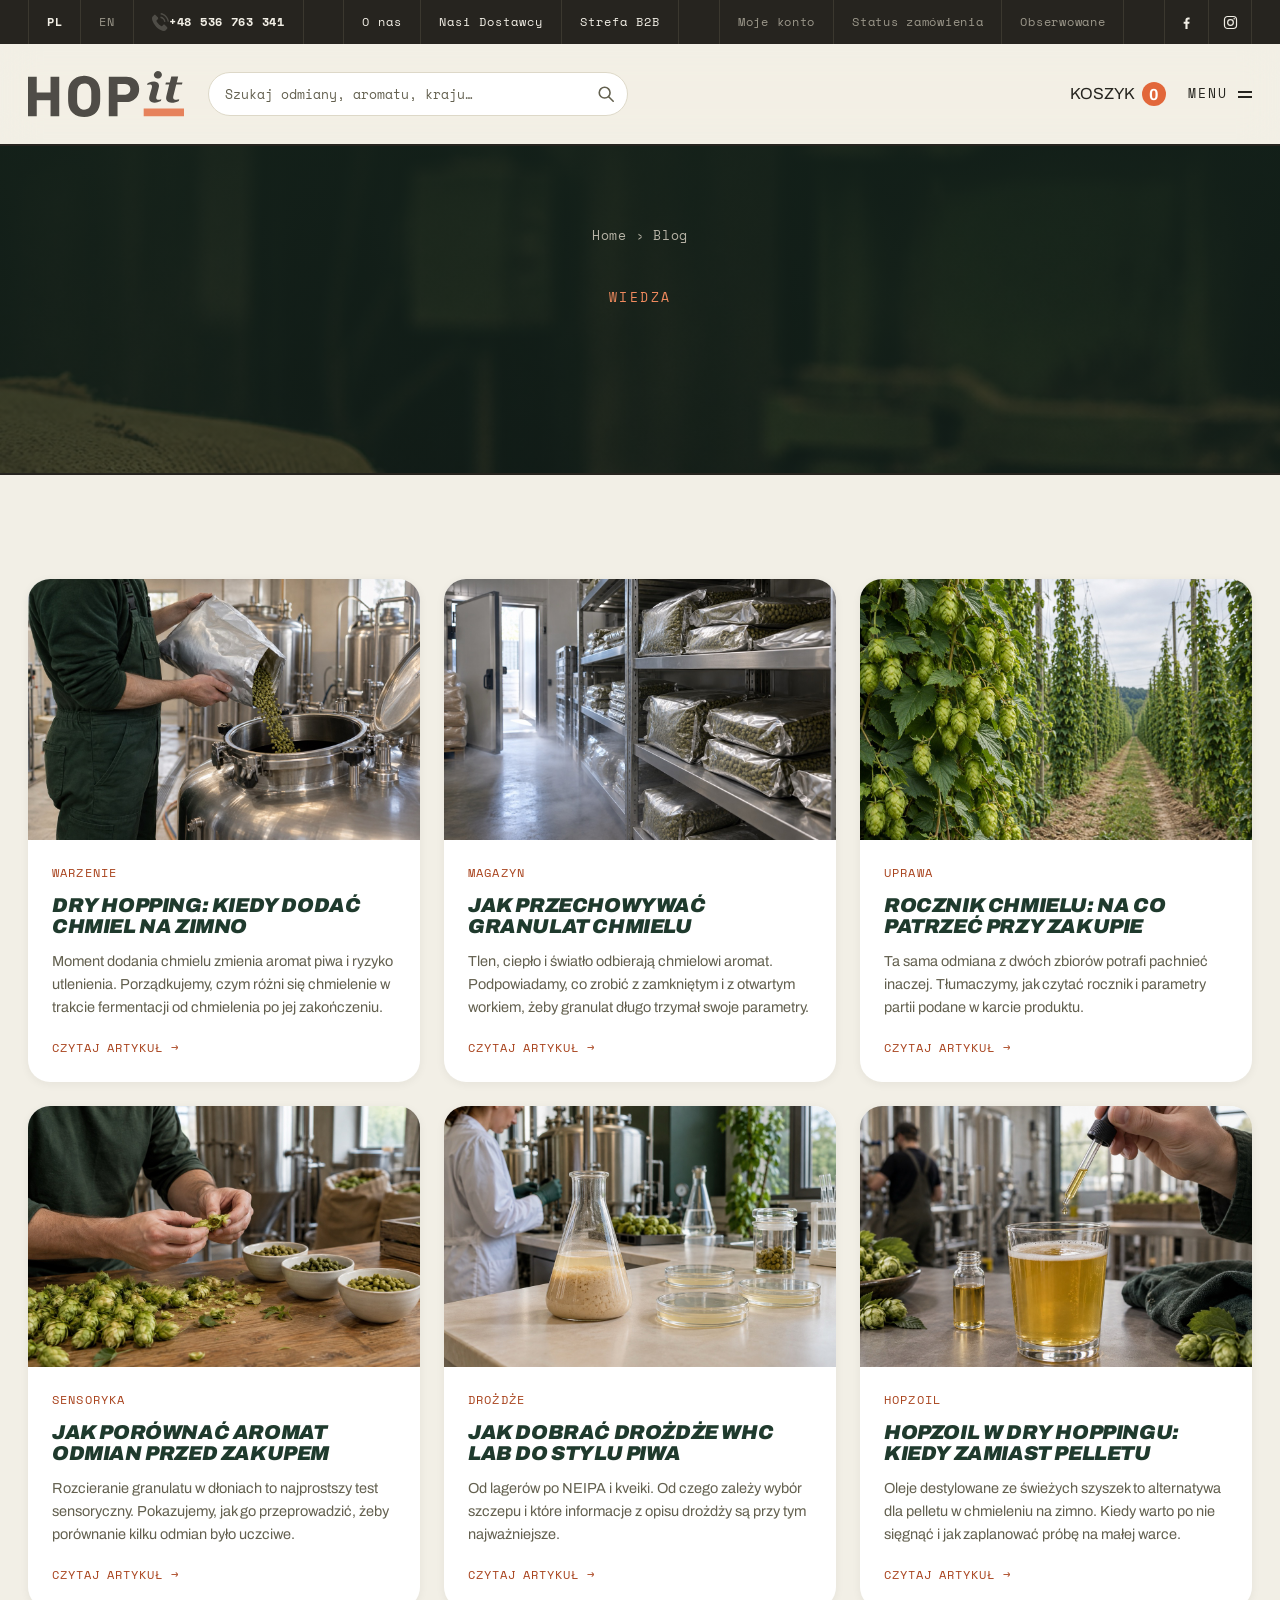
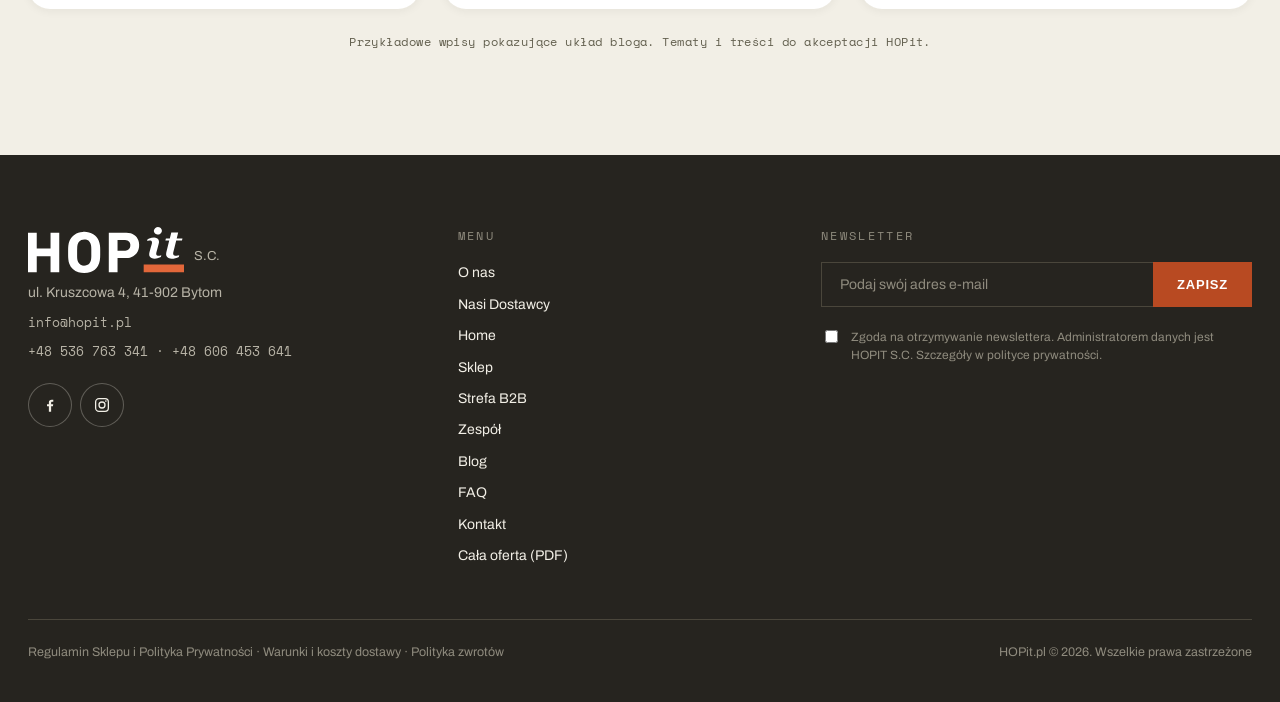
<file: blog.html>
<!DOCTYPE html>
<html lang="pl">
<head>
<meta charset="utf-8">
<meta name="viewport" content="width=device-width, initial-scale=1">
<title>Artykuły | HOPit</title>
<link rel="preconnect" href="https://fonts.googleapis.com">
<link rel="preconnect" href="https://fonts.gstatic.com" crossorigin>
<link href="https://fonts.googleapis.com/css2?family=Archivo:ital,wght@0,400;0,500;0,600;0,700;0,900;1,700;1,900&family=Space+Mono:wght@400;700&display=swap" rel="stylesheet">
<link rel="stylesheet" href="design.css">
</head>
<body>

<div class="belka ">
  <div class="topbar">
    <div class="wrap">
      <div class="topbar__grupa">
        <a class="topbar__poz topbar__poz--mocny" href="#">PL</a>
        <a class="topbar__poz" href="#">EN</a>
        <span class="topbar__poz topbar__poz--domyka topbar__tel"><img class="topbar__ikona" src="media/ikony/telefon.svg" alt="" width="17" height="17">+48 536 763 341</span>
      </div>
      <nav class="topbar__grupa topbar__grupa--dzialy" aria-label="Działy serwisu">
        <a class="topbar__poz topbar__poz--dzial" href="o-nas.html">O nas</a>
        <a class="topbar__poz topbar__poz--dzial" href="dostawcy.html">Nasi Dostawcy</a>
        <a class="topbar__poz topbar__poz--dzial topbar__poz--domyka" href="b2b.html">Strefa B2B</a>
      </nav>
      <div class="topbar__grupa">
        <a class="topbar__poz" href="#">Moje konto</a>
        <a class="topbar__poz" href="#">Status zamówienia</a>
        <a class="topbar__poz topbar__poz--domyka" href="#">Obserwowane</a>
      </div>
      <div class="topbar__grupa topbar__grupa--social" aria-label="HOPit w mediach społecznościowych">
        <a class="topbar__poz topbar__social" href="https://www.facebook.com/HOPit.Poland" target="_blank" rel="noopener" aria-label="Facebook"><svg viewBox="0 0 24 24" aria-hidden="true"><path fill="currentColor" d="M13.5 21v-7.2h2.4l.4-2.9h-2.8V9.1c0-.8.3-1.4 1.4-1.4h1.5V5.1c-.3 0-1.1-.1-2.2-.1-2.2 0-3.7 1.3-3.7 3.8v2.1H8v2.9h2.5V21h3Z"/></svg></a>
        <a class="topbar__poz topbar__poz--domyka topbar__social" href="https://www.instagram.com/hopit.pl/" target="_blank" rel="noopener" aria-label="Instagram"><svg viewBox="0 0 24 24" aria-hidden="true"><rect x="3.5" y="3.5" width="17" height="17" rx="4.5" fill="none" stroke="currentColor" stroke-width="1.7"/><circle cx="12" cy="12" r="4" fill="none" stroke="currentColor" stroke-width="1.7"/><circle cx="17.2" cy="6.8" r="1.1" fill="currentColor"/></svg></a>
      </div>
    </div>
  </div>

  <input type="checkbox" id="naw-box" class="naw-box" aria-label="Menu">
  <header class="naw naw--jasna">
    <div class="wrap">
      <a class="znak" href="index.html" aria-label="HOPit, strona główna"><img class="logo__znak" src="media/logo-hopit.svg" alt="HOPit" width="516" height="152"></a>
      <form class="szukaj" role="search" action="sklep.html" autocomplete="off">
        <label class="szukaj__etykieta" for="szukaj-6">Szukaj w sklepie</label>
        <input class="szukaj__pole" id="szukaj-6" type="search" name="q"
               placeholder="Szukaj odmiany, aromatu, kraju…" aria-describedby="szukaj-podpowiedz">
        <button class="szukaj__lupa" type="submit" aria-label="Szukaj">
          <svg viewBox="0 0 20 20" aria-hidden="true"><circle cx="8.5" cy="8.5" r="6" fill="none" stroke="currentColor" stroke-width="1.8"/><line x1="13" y1="13" x2="18" y2="18" stroke="currentColor" stroke-width="1.8" stroke-linecap="round"/></svg>
        </button>
        <div class="szukaj__wyniki" role="listbox" aria-label="Podpowiedzi" hidden></div>
      </form>
      <div class="naw__prawa">
        <a class="koszyk" href="koszyk.html">KOSZYK<span class="koszyk__plakietka">0</span></a>
        <label class="wyzwalacz" for="naw-box">Menu<span class="wyzwalacz__kreski" aria-hidden="true"></span></label>
      </div>
    </div>
  </header>
</div>

<div class="panel">
  <label class="panel__zaslona" for="naw-box" aria-label="Zamknij menu"></label>
  <span class="panel__warstwa panel__warstwa--a" aria-hidden="true"></span>
  <span class="panel__warstwa panel__warstwa--b" aria-hidden="true"></span>
  <div class="panel__tresc">
    <label class="panel__zamknij" for="naw-box">Zamknij<span></span></label>
    <nav class="panel__lista" aria-label="Nawigacja główna">
      <a class="panel__poz" href="o-nas.html">O NAS<sup>01</sup></a>
      <a class="panel__poz" href="dostawcy.html">NASI DOSTAWCY<sup>02</sup></a>
      <a class="panel__poz" href="sklep.html">PRODUKTY<sup>03</sup></a>
      <a class="panel__poz" href="b2b.html">STREFA B2B<sup>04</sup></a>
      <a class="panel__poz" href="index.html#zespol">ZESPÓŁ<sup>05</sup></a>
      <a class="panel__poz" href="blog.html">BLOG<sup>06</sup></a>
      <a class="panel__poz" href="faq.html">FAQ<sup>07</sup></a>
      <a class="panel__poz" href="kontakt.html">KONTAKT<sup>08</sup></a>
      <a class="panel__poz" href="koszyk.html">KOSZYK<sup>09</sup></a>
    </nav>
    <div class="panel__stopka">
      <span class="panel__etykieta">Kontakt</span>
      <div class="panel__kontakt">
        <a href="mailto:info@hopit.pl">info@hopit.pl</a>
        <a href="tel:+48536763341">+48 536 763 341</a>
        <span>ul. Kruszcowa 4, 41-902 Bytom</span>
      </div>
      <div class="social panel__social" aria-label="HOPit w mediach społecznościowych"><a href="https://www.facebook.com/HOPit.Poland" target="_blank" rel="noopener" aria-label="Facebook"><svg viewBox="0 0 24 24" aria-hidden="true"><path fill="currentColor" d="M13.5 21v-7.2h2.4l.4-2.9h-2.8V9.1c0-.8.3-1.4 1.4-1.4h1.5V5.1c-.3 0-1.1-.1-2.2-.1-2.2 0-3.7 1.3-3.7 3.8v2.1H8v2.9h2.5V21h3Z"/></svg></a><a href="https://www.instagram.com/hopit.pl/" target="_blank" rel="noopener" aria-label="Instagram"><svg viewBox="0 0 24 24" aria-hidden="true"><rect x="3.5" y="3.5" width="17" height="17" rx="4.5" fill="none" stroke="currentColor" stroke-width="1.7"/><circle cx="12" cy="12" r="4" fill="none" stroke="currentColor" stroke-width="1.7"/><circle cx="17.2" cy="6.8" r="1.1" fill="currentColor"/></svg></a></div>
      <div class="panel__jezyki" role="group" aria-label="Wybór języka"><a class="panel__jezyk" href="#" hreflang="pl" aria-current="true">PL</a><a class="panel__jezyk" href="#" hreflang="en">EN</a></div>
    </div>
  </div>
</div>

<section class="pas-naglowek pas-naglowek--uzytkowy">
  <div class="wrap">
    <div class="okruszki okruszki--jasne"><a href="index.html">Home</a> › <span>Blog</span></div>
    <p class="kicker">Wiedza</p>
    <h1 class="tytul"><span class="marker"><span class="marker__tresc">Artykuły</span></span></h1>
  </div>
</section>

<section class="sekcja-nowa">
  <div class="wrap">
    <ul class="wpisy">
      <li class="wpis">
        <a class="wpis__link" href="artykul.html">
          <div class="wpis__foto"><img src="media/wpisy/wpis-01.jpg" alt="Piwowar wsypuje granulat chmielu do tanka fermentacyjnego" loading="lazy" width="1200" height="800"></div>
          <div class="wpis__tresc">
            <p class="wpis__meta">Warzenie</p>
            <h3 class="wpis__tytul">Dry hopping: kiedy dodać chmiel na zimno</h3>
            <p class="wpis__lead">Moment dodania chmielu zmienia aromat piwa i ryzyko utlenienia. Porządkujemy, czym różni się chmielenie w trakcie fermentacji od chmielenia po jej zakończeniu.</p>
            <span class="wpis__czytaj">Czytaj artykuł</span>
          </div>
        </a>
      </li>
      <li class="wpis">
        <a class="wpis__link" href="artykul.html">
          <div class="wpis__foto"><img src="media/wpisy/wpis-02.jpg" alt="Próżniowe worki z granulatem chmielu w chłodni" loading="lazy" width="1200" height="800"></div>
          <div class="wpis__tresc">
            <p class="wpis__meta">Magazyn</p>
            <h3 class="wpis__tytul">Jak przechowywać granulat chmielu</h3>
            <p class="wpis__lead">Tlen, ciepło i światło odbierają chmielowi aromat. Podpowiadamy, co zrobić z zamkniętym i z otwartym workiem, żeby granulat długo trzymał swoje parametry.</p>
            <span class="wpis__czytaj">Czytaj artykuł</span>
          </div>
        </a>
      </li>
      <li class="wpis">
        <a class="wpis__link" href="artykul.html">
          <div class="wpis__foto"><img src="media/wpisy/wpis-03.jpg" alt="Rzędy pnączy chmielu na plantacji" loading="lazy" width="1200" height="800"></div>
          <div class="wpis__tresc">
            <p class="wpis__meta">Uprawa</p>
            <h3 class="wpis__tytul">Rocznik chmielu: na co patrzeć przy zakupie</h3>
            <p class="wpis__lead">Ta sama odmiana z dwóch zbiorów potrafi pachnieć inaczej. Tłumaczymy, jak czytać rocznik i parametry partii podane w karcie produktu.</p>
            <span class="wpis__czytaj">Czytaj artykuł</span>
          </div>
        </a>
      </li>
      <li class="wpis">
        <a class="wpis__link" href="artykul.html">
          <div class="wpis__foto"><img src="media/wpisy/wpis-04.jpg" alt="Dłonie rozcierają szyszki chmielu przy ocenie aromatu" loading="lazy" width="1200" height="800"></div>
          <div class="wpis__tresc">
            <p class="wpis__meta">Sensoryka</p>
            <h3 class="wpis__tytul">Jak porównać aromat odmian przed zakupem</h3>
            <p class="wpis__lead">Rozcieranie granulatu w dłoniach to najprostszy test sensoryczny. Pokazujemy, jak go przeprowadzić, żeby porównanie kilku odmian było uczciwe.</p>
            <span class="wpis__czytaj">Czytaj artykuł</span>
          </div>
        </a>
      </li>
      <li class="wpis">
        <a class="wpis__link" href="artykul.html">
          <div class="wpis__foto"><img src="media/wpisy/wpis-05.jpg" alt="Kolba z drożdżami i płytki Petriego w laboratorium browaru" loading="lazy" width="1200" height="800"></div>
          <div class="wpis__tresc">
            <p class="wpis__meta">Drożdże</p>
            <h3 class="wpis__tytul">Jak dobrać drożdże WHC Lab do stylu piwa</h3>
            <p class="wpis__lead">Od lagerów po NEIPA i kveiki. Od czego zależy wybór szczepu i które informacje z opisu drożdży są przy tym najważniejsze.</p>
            <span class="wpis__czytaj">Czytaj artykuł</span>
          </div>
        </a>
      </li>
      <li class="wpis">
        <a class="wpis__link" href="artykul.html">
          <div class="wpis__foto"><img src="media/wpisy/wpis-06.jpg" alt="Kropla olejku chmielowego nad szklanką piwa" loading="lazy" width="1200" height="800"></div>
          <div class="wpis__tresc">
            <p class="wpis__meta">Hopzoil</p>
            <h3 class="wpis__tytul">Hopzoil w dry hoppingu: kiedy zamiast pelletu</h3>
            <p class="wpis__lead">Oleje destylowane ze świeżych szyszek to alternatywa dla pelletu w chmieleniu na zimno. Kiedy warto po nie sięgnąć i jak zaplanować próbę na małej warce.</p>
            <span class="wpis__czytaj">Czytaj artykuł</span>
          </div>
        </a>
      </li>
    </ul>
    <p class="przyklad-nota">Przykładowe wpisy pokazujące układ bloga. Tematy i treści do akceptacji HOPit.</p>
  </div>
</section>

<footer class="stopka">
  <div class="wrap">
    <div class="stopka__siatka">
      <div class="stopka__kol">
        <span class="stopka__logo"><img class="logo__znak logo__znak--stopka" src="media/logo-hopit.svg" alt="HOPit" width="516" height="152"><span class="stopka__szare">S.C.</span></span>
        <span class="stopka__szare">ul. Kruszcowa 4, 41-902 Bytom</span>
        <span class="stopka__mono">info@hopit.pl</span>
        <span class="stopka__mono">+48 536 763 341 · +48 606 453 641</span>
        <div class="social" aria-label="HOPit w mediach społecznościowych">
          <a href="https://www.facebook.com/HOPit.Poland" target="_blank" rel="noopener" aria-label="Facebook"><svg viewBox="0 0 24 24" aria-hidden="true"><path fill="currentColor" d="M13.5 21v-7.2h2.4l.4-2.9h-2.8V9.1c0-.8.3-1.4 1.4-1.4h1.5V5.1c-.3 0-1.1-.1-2.2-.1-2.2 0-3.7 1.3-3.7 3.8v2.1H8v2.9h2.5V21h3Z"/></svg></a>
          <a href="https://www.instagram.com/hopit.pl/" target="_blank" rel="noopener" aria-label="Instagram"><svg viewBox="0 0 24 24" aria-hidden="true"><rect x="3.5" y="3.5" width="17" height="17" rx="4.5" fill="none" stroke="currentColor" stroke-width="1.7"/><circle cx="12" cy="12" r="4" fill="none" stroke="currentColor" stroke-width="1.7"/><circle cx="17.2" cy="6.8" r="1.1" fill="currentColor"/></svg></a>
        </div>
      </div>
      <div class="stopka__kol">
        <span class="stopka__naglowek">MENU</span>
        <a href="o-nas.html">O nas</a>
        <a href="dostawcy.html">Nasi Dostawcy</a>
        <a href="index.html">Home</a>
        <a href="sklep.html">Sklep</a>
        <a href="b2b.html">Strefa B2B</a>
        <a href="index.html#zespol">Zespół</a>
        <a href="blog.html">Blog</a>
        <a href="faq.html">FAQ</a>
        <a href="kontakt.html">Kontakt</a>
        <a href="oferta.pdf" target="_blank" rel="noopener">Cała oferta (PDF)</a>
      </div>
      <div class="stopka__kol">
        <span class="stopka__naglowek">NEWSLETTER</span>
        <form class="newsletter" action="#" method="post">
          <input type="email" name="email" placeholder="Podaj swój adres e-mail" aria-label="Adres e-mail">
          <button type="button">Zapisz</button>
        </form>
        <label class="zgoda"><input type="checkbox"><span>Zgoda na otrzymywanie newslettera. Administratorem danych jest HOPIT S.C. Szczegóły w&nbsp;polityce prywatności.</span></label>
      </div>
    </div>
    <div class="stopka__prawna">
      <div><a href="#">Regulamin Sklepu i Polityka Prywatności</a> · <a href="#">Warunki i koszty dostawy</a> · <a href="#">Polityka zwrotów</a></div>
      <div>HOPit.pl © 2026. Wszelkie prawa zastrzeżone</div>
    </div>
  </div>
</footer>

<nav class="appbar" aria-label="Skróty">
  <a class="appbar__poz" href="sklep.html">
    <svg viewBox="0 0 24 24" aria-hidden="true"><path d="M4 7h16l-1.2 12.2a2 2 0 0 1-2 1.8H7.2a2 2 0 0 1-2-1.8L4 7Z" fill="none" stroke="currentColor" stroke-width="1.7"/><path d="M8.5 7V5.6a3.5 3.5 0 0 1 7 0V7" fill="none" stroke="currentColor" stroke-width="1.7"/></svg>
    <span>Sklep</span>
  </a>
  <button class="appbar__poz" type="button" data-szukaj-otworz>
    <svg viewBox="0 0 24 24" aria-hidden="true"><circle cx="10.5" cy="10.5" r="6.5" fill="none" stroke="currentColor" stroke-width="1.7"/><line x1="15.5" y1="15.5" x2="21" y2="21" stroke="currentColor" stroke-width="1.7" stroke-linecap="round"/></svg>
    <span>Szukaj</span>
  </button>
  <a class="appbar__poz" href="koszyk.html">
    <svg viewBox="0 0 24 24" aria-hidden="true"><path d="M3 4h2.2l2.4 10.6a2 2 0 0 0 2 1.6h7.6a2 2 0 0 0 2-1.5L21 8H6.2" fill="none" stroke="currentColor" stroke-width="1.7" stroke-linecap="round"/><circle cx="10" cy="20" r="1.4" fill="currentColor"/><circle cx="17.5" cy="20" r="1.4" fill="currentColor"/></svg>
    <span>Koszyk</span>
  </a>
  <a class="appbar__poz" href="kontakt.html">
    <svg viewBox="0 0 24 24" aria-hidden="true"><rect x="3" y="5" width="18" height="14" rx="2" fill="none" stroke="currentColor" stroke-width="1.7"/><path d="m3.8 6.6 8.2 6 8.2-6" fill="none" stroke="currentColor" stroke-width="1.7"/></svg>
    <span>Kontakt</span>
  </a>
</nav>

<div class="szukajka" hidden>
  <button class="szukajka__zaslona" type="button" data-szukaj-zamknij aria-label="Zamknij wyszukiwanie"></button>
  <div class="szukajka__tresc">
    <form class="szukaj szukaj--pelna" role="search" action="sklep.html" autocomplete="off">
      <label class="szukaj__etykieta" for="szukaj-mobile">Szukaj w sklepie</label>
      <input class="szukaj__pole" id="szukaj-mobile" type="search" name="q"
             placeholder="Szukaj odmiany, aromatu, kraju…">
      <button class="szukaj__lupa" type="submit" aria-label="Szukaj">
        <svg viewBox="0 0 20 20" aria-hidden="true"><circle cx="8.5" cy="8.5" r="6" fill="none" stroke="currentColor" stroke-width="1.8"/><line x1="13" y1="13" x2="18" y2="18" stroke="currentColor" stroke-width="1.8" stroke-linecap="round"/></svg>
      </button>
      <div class="szukaj__wyniki" role="listbox" aria-label="Podpowiedzi" hidden></div>
    </form>
    <button class="szukajka__zamknij" type="button" data-szukaj-zamknij>Zamknij</button>
  </div>
</div>

<script src="nawigacja.js" defer></script>

</body>
</html>
</file>
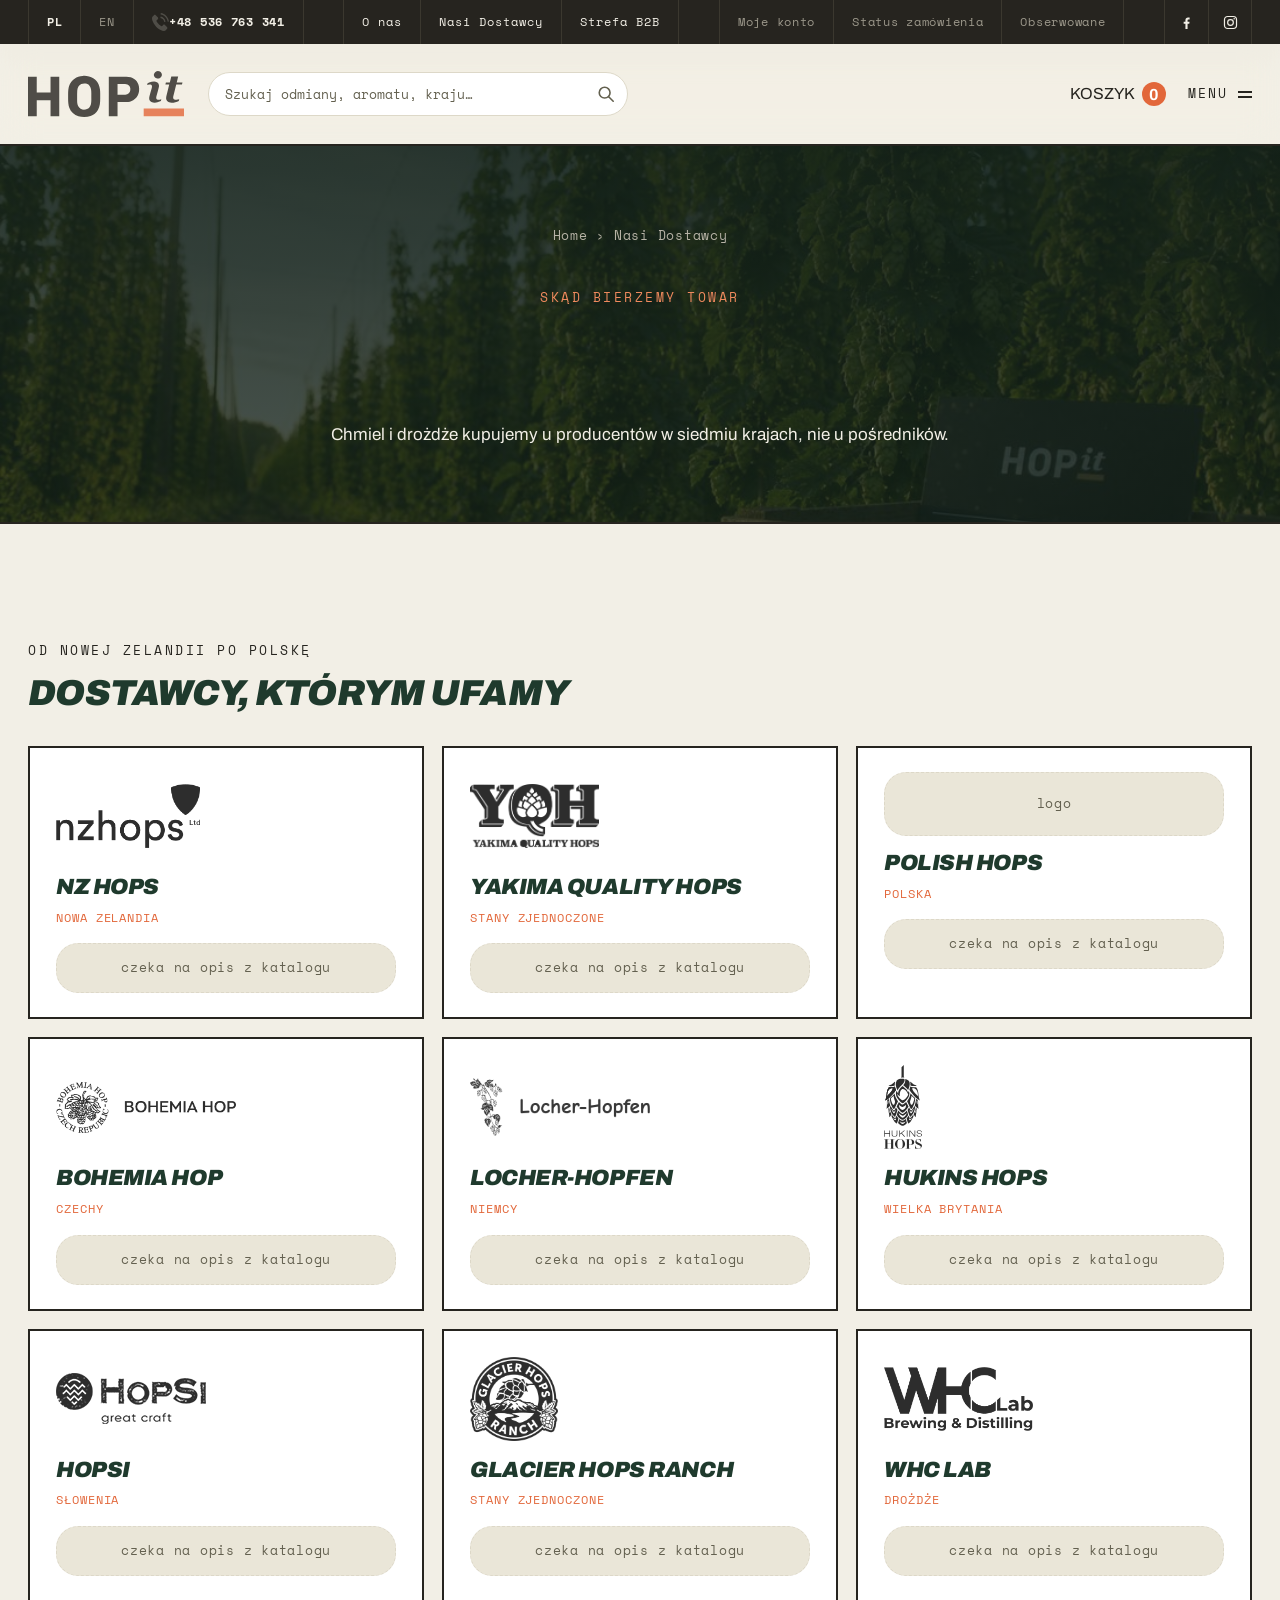
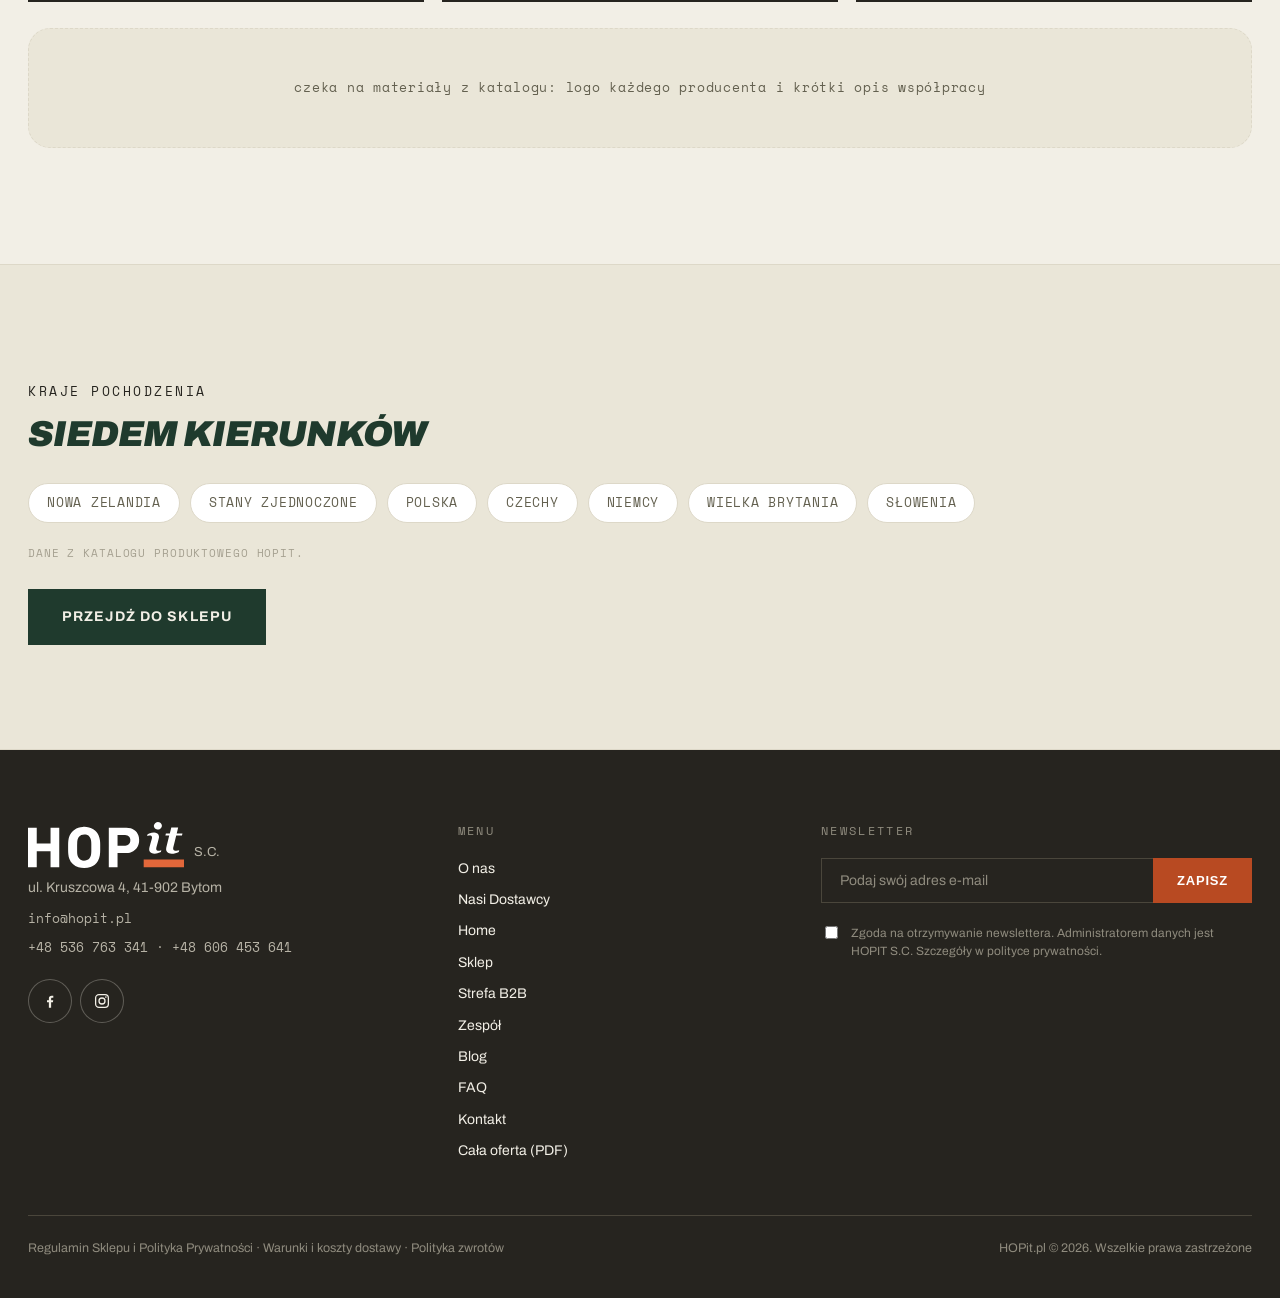
<file: dostawcy.html>
<!DOCTYPE html>
<html lang="pl">
<head>
<meta charset="utf-8">
<meta name="viewport" content="width=device-width, initial-scale=1">
<title>Nasi Dostawcy | HOPit</title>
<link rel="preconnect" href="https://fonts.googleapis.com">
<link rel="preconnect" href="https://fonts.gstatic.com" crossorigin>
<link href="https://fonts.googleapis.com/css2?family=Archivo:ital,wght@0,400;0,500;0,600;0,700;0,900;1,700;1,900&family=Space+Mono:wght@400;700&display=swap" rel="stylesheet">
<link rel="stylesheet" href="design.css">
</head>
<body>

<div class="belka ">
  <div class="topbar">
    <div class="wrap">
      <div class="topbar__grupa">
        <a class="topbar__poz topbar__poz--mocny" href="#">PL</a>
        <a class="topbar__poz" href="#">EN</a>
        <span class="topbar__poz topbar__poz--domyka topbar__tel"><img class="topbar__ikona" src="media/ikony/telefon.svg" alt="" width="17" height="17">+48 536 763 341</span>
      </div>
      <nav class="topbar__grupa topbar__grupa--dzialy" aria-label="Działy serwisu">
        <a class="topbar__poz topbar__poz--dzial" href="o-nas.html">O nas</a>
        <a class="topbar__poz topbar__poz--dzial" href="dostawcy.html">Nasi Dostawcy</a>
        <a class="topbar__poz topbar__poz--dzial topbar__poz--domyka" href="b2b.html">Strefa B2B</a>
      </nav>
      <div class="topbar__grupa">
        <a class="topbar__poz" href="#">Moje konto</a>
        <a class="topbar__poz" href="#">Status zamówienia</a>
        <a class="topbar__poz topbar__poz--domyka" href="#">Obserwowane</a>
      </div>
      <div class="topbar__grupa topbar__grupa--social" aria-label="HOPit w mediach społecznościowych">
        <a class="topbar__poz topbar__social" href="https://www.facebook.com/HOPit.Poland" target="_blank" rel="noopener" aria-label="Facebook"><svg viewBox="0 0 24 24" aria-hidden="true"><path fill="currentColor" d="M13.5 21v-7.2h2.4l.4-2.9h-2.8V9.1c0-.8.3-1.4 1.4-1.4h1.5V5.1c-.3 0-1.1-.1-2.2-.1-2.2 0-3.7 1.3-3.7 3.8v2.1H8v2.9h2.5V21h3Z"/></svg></a>
        <a class="topbar__poz topbar__poz--domyka topbar__social" href="https://www.instagram.com/hopit.pl/" target="_blank" rel="noopener" aria-label="Instagram"><svg viewBox="0 0 24 24" aria-hidden="true"><rect x="3.5" y="3.5" width="17" height="17" rx="4.5" fill="none" stroke="currentColor" stroke-width="1.7"/><circle cx="12" cy="12" r="4" fill="none" stroke="currentColor" stroke-width="1.7"/><circle cx="17.2" cy="6.8" r="1.1" fill="currentColor"/></svg></a>
      </div>
    </div>
  </div>

  <input type="checkbox" id="naw-box" class="naw-box" aria-label="Menu">
  <header class="naw naw--jasna">
    <div class="wrap">
      <a class="znak" href="index.html" aria-label="HOPit, strona główna"><img class="logo__znak" src="media/logo-hopit.svg" alt="HOPit" width="516" height="152"></a>
      <form class="szukaj" role="search" action="sklep.html" autocomplete="off">
        <label class="szukaj__etykieta" for="szukaj-7">Szukaj w sklepie</label>
        <input class="szukaj__pole" id="szukaj-7" type="search" name="q"
               placeholder="Szukaj odmiany, aromatu, kraju…" aria-describedby="szukaj-podpowiedz">
        <button class="szukaj__lupa" type="submit" aria-label="Szukaj">
          <svg viewBox="0 0 20 20" aria-hidden="true"><circle cx="8.5" cy="8.5" r="6" fill="none" stroke="currentColor" stroke-width="1.8"/><line x1="13" y1="13" x2="18" y2="18" stroke="currentColor" stroke-width="1.8" stroke-linecap="round"/></svg>
        </button>
        <div class="szukaj__wyniki" role="listbox" aria-label="Podpowiedzi" hidden></div>
      </form>
      <div class="naw__prawa">
        <a class="koszyk" href="koszyk.html">KOSZYK<span class="koszyk__plakietka">0</span></a>
        <label class="wyzwalacz" for="naw-box">Menu<span class="wyzwalacz__kreski" aria-hidden="true"></span></label>
      </div>
    </div>
  </header>
</div>

<div class="panel">
  <label class="panel__zaslona" for="naw-box" aria-label="Zamknij menu"></label>
  <span class="panel__warstwa panel__warstwa--a" aria-hidden="true"></span>
  <span class="panel__warstwa panel__warstwa--b" aria-hidden="true"></span>
  <div class="panel__tresc">
    <label class="panel__zamknij" for="naw-box">Zamknij<span></span></label>
    <nav class="panel__lista" aria-label="Nawigacja główna">
      <a class="panel__poz" href="o-nas.html">O NAS<sup>01</sup></a>
      <a class="panel__poz" href="dostawcy.html">NASI DOSTAWCY<sup>02</sup></a>
      <a class="panel__poz" href="sklep.html">PRODUKTY<sup>03</sup></a>
      <a class="panel__poz" href="b2b.html">STREFA B2B<sup>04</sup></a>
      <a class="panel__poz" href="index.html#zespol">ZESPÓŁ<sup>05</sup></a>
      <a class="panel__poz" href="blog.html">BLOG<sup>06</sup></a>
      <a class="panel__poz" href="faq.html">FAQ<sup>07</sup></a>
      <a class="panel__poz" href="kontakt.html">KONTAKT<sup>08</sup></a>
      <a class="panel__poz" href="koszyk.html">KOSZYK<sup>09</sup></a>
    </nav>
    <div class="panel__stopka">
      <span class="panel__etykieta">Kontakt</span>
      <div class="panel__kontakt">
        <a href="mailto:info@hopit.pl">info@hopit.pl</a>
        <a href="tel:+48536763341">+48 536 763 341</a>
        <span>ul. Kruszcowa 4, 41-902 Bytom</span>
      </div>
      <div class="social panel__social" aria-label="HOPit w mediach społecznościowych"><a href="https://www.facebook.com/HOPit.Poland" target="_blank" rel="noopener" aria-label="Facebook"><svg viewBox="0 0 24 24" aria-hidden="true"><path fill="currentColor" d="M13.5 21v-7.2h2.4l.4-2.9h-2.8V9.1c0-.8.3-1.4 1.4-1.4h1.5V5.1c-.3 0-1.1-.1-2.2-.1-2.2 0-3.7 1.3-3.7 3.8v2.1H8v2.9h2.5V21h3Z"/></svg></a><a href="https://www.instagram.com/hopit.pl/" target="_blank" rel="noopener" aria-label="Instagram"><svg viewBox="0 0 24 24" aria-hidden="true"><rect x="3.5" y="3.5" width="17" height="17" rx="4.5" fill="none" stroke="currentColor" stroke-width="1.7"/><circle cx="12" cy="12" r="4" fill="none" stroke="currentColor" stroke-width="1.7"/><circle cx="17.2" cy="6.8" r="1.1" fill="currentColor"/></svg></a></div>
      <div class="panel__jezyki" role="group" aria-label="Wybór języka"><a class="panel__jezyk" href="#" hreflang="pl" aria-current="true">PL</a><a class="panel__jezyk" href="#" hreflang="en">EN</a></div>
    </div>
  </div>
</div>

<section class="pas-naglowek pas-naglowek--dostawcy">
  <div class="wrap">
    <div class="okruszki okruszki--jasne"><a href="index.html">Home</a> › <span>Nasi Dostawcy</span></div>
    <p class="kicker">Skąd bierzemy towar</p>
    <h1 class="tytul"><span class="marker"><span class="marker__tresc">Nasi Dostawcy</span></span></h1>
    <p>Chmiel i&nbsp;drożdże kupujemy u&nbsp;producentów w&nbsp;siedmiu krajach, nie u&nbsp;pośredników.</p>
  </div>
</section>

<section class="sekcja-zwykla">
  <div class="wrap">
    <p class="kicker">Od Nowej Zelandii po Polskę</p>
    <h2 class="tytul" style="margin-top:14px;color:var(--nori)">Dostawcy, którym ufamy</h2>
    <div class="dostawcy">
      <article class="dostawca">
        <span class="dostawca__logo"><img src="media/dostawcy/nz-hops.png" alt="NZ Hops" loading="lazy"></span><!-- logo z oficjalnej strony producenta, https://www.nzhops.co.nz/ (pobrane 2026-09-22) -->
        <h3 class="tytul dostawca__nazwa">NZ Hops</h3>
        <p class="dostawca__kraj">Nowa Zelandia</p>
        <p class="dostawca__opis czeka">czeka na opis z katalogu</p>
      </article>
      <!-- 2026-09-16, uwaga klienta: Crosby schodzi ze strony, dostawcą chmieli
           z USA jest Yakima Quality Hops, https://yakhops.com/ (adres do wpięcia
           razem z logo i opisem, gdy przyjdą od klienta) -->
      <article class="dostawca">
        <span class="dostawca__logo"><img src="media/dostawcy/yakima-quality-hops.png" alt="Yakima Quality Hops" loading="lazy"></span><!-- logo z oficjalnej strony producenta, https://yakhops.com/ (pobrane 2026-09-22) -->
        <h3 class="tytul dostawca__nazwa">Yakima Quality Hops</h3>
        <p class="dostawca__kraj">Stany Zjednoczone</p>
        <p class="dostawca__opis czeka">czeka na opis z katalogu</p>
      </article>
      <article class="dostawca">
        <span class="dostawca__logo czeka">logo</span>
        <h3 class="tytul dostawca__nazwa">Polish Hops</h3>
        <p class="dostawca__kraj">Polska</p>
        <p class="dostawca__opis czeka">czeka na opis z katalogu</p>
      </article>
      <article class="dostawca">
        <span class="dostawca__logo"><img src="media/dostawcy/bohemia-hop.png" alt="Bohemia Hop" loading="lazy"></span><!-- logo z oficjalnej strony producenta, https://www.bohemiahop.cz/ (pobrane 2026-09-22) -->
        <h3 class="tytul dostawca__nazwa">Bohemia Hop</h3>
        <p class="dostawca__kraj">Czechy</p>
        <p class="dostawca__opis czeka">czeka na opis z katalogu</p>
      </article>
      <article class="dostawca">
        <span class="dostawca__logo"><img src="media/dostawcy/locher-hopfen.png" alt="Locher-Hopfen" loading="lazy"></span><!-- logo z oficjalnej strony producenta, https://www.locher-hopfen.de/ (pobrane 2026-09-22) -->
        <h3 class="tytul dostawca__nazwa">Locher-Hopfen</h3>
        <p class="dostawca__kraj">Niemcy</p>
        <p class="dostawca__opis czeka">czeka na opis z katalogu</p>
      </article>
      <article class="dostawca">
        <span class="dostawca__logo dostawca__logo--znak"><img src="media/dostawcy/hukins-hops.svg" alt="Hukins Hops" loading="lazy"></span><!-- logo z oficjalnej strony producenta, https://www.hukins-hops.co.uk/ (pobrane 2026-09-22) -->
        <h3 class="tytul dostawca__nazwa">Hukins Hops</h3>
        <p class="dostawca__kraj">Wielka Brytania</p>
        <p class="dostawca__opis czeka">czeka na opis z katalogu</p>
      </article>
      <article class="dostawca">
        <span class="dostawca__logo"><img src="media/dostawcy/hopsi.png" alt="HopSi" loading="lazy"></span><!-- logo z oficjalnej strony producenta, https://slovenianhops.si/ (pobrane 2026-09-22) -->
        <h3 class="tytul dostawca__nazwa">HopSi</h3>
        <p class="dostawca__kraj">Słowenia</p>
        <p class="dostawca__opis czeka">czeka na opis z katalogu</p>
      </article>
      <article class="dostawca">
        <span class="dostawca__logo dostawca__logo--znak"><img src="media/dostawcy/glacier-hops-ranch.png" alt="Glacier Hops Ranch" loading="lazy"></span><!-- logo z oficjalnej strony producenta, https://glacierhopsranch.com/ (pobrane 2026-09-22) -->
        <h3 class="tytul dostawca__nazwa">Glacier Hops Ranch</h3>
        <p class="dostawca__kraj">Stany Zjednoczone</p>
        <p class="dostawca__opis czeka">czeka na opis z katalogu</p>
      </article>
      <article class="dostawca">
        <span class="dostawca__logo"><img src="media/dostawcy/whc-lab.png" alt="WHC Lab" loading="lazy"></span><!-- logo z oficjalnej strony producenta, https://www.whclab.com/ (pobrane 2026-09-22) -->
        <h3 class="tytul dostawca__nazwa">WHC Lab</h3>
        <p class="dostawca__kraj">drożdże</p>
        <p class="dostawca__opis czeka">czeka na opis z katalogu</p>
      </article>
    </div>
    <p class="czeka" style="margin-top:26px">czeka na materiały z katalogu: logo każdego producenta i krótki opis współpracy</p>
  </div>
</section>

<section class="sekcja-zwykla sekcja-zwykla--krem">
  <div class="wrap">
    <p class="kicker">Kraje pochodzenia</p>
    <h2 class="tytul" style="margin-top:14px;color:var(--nori)">Siedem kierunków</h2>
    <div class="kraje">
      <span>Nowa Zelandia</span><span>Stany Zjednoczone</span><span>Polska</span><span>Czechy</span>
      <span>Niemcy</span><span>Wielka Brytania</span><span>Słowenia</span>
    </div>
    <p class="liczby__zrodlo">Dane z katalogu produktowego HOPit.</p>
    <a class="btn btn--nori" href="sklep.html" style="margin-top:26px">Przejdź do sklepu</a>
  </div>
</section>

<footer class="stopka">
  <div class="wrap">
    <div class="stopka__siatka">
      <div class="stopka__kol">
        <span class="stopka__logo"><img class="logo__znak logo__znak--stopka" src="media/logo-hopit.svg" alt="HOPit" width="516" height="152"><span class="stopka__szare">S.C.</span></span>
        <span class="stopka__szare">ul. Kruszcowa 4, 41-902 Bytom</span>
        <span class="stopka__mono">info@hopit.pl</span>
        <span class="stopka__mono">+48 536 763 341 · +48 606 453 641</span>
        <div class="social" aria-label="HOPit w mediach społecznościowych">
          <a href="https://www.facebook.com/HOPit.Poland" target="_blank" rel="noopener" aria-label="Facebook"><svg viewBox="0 0 24 24" aria-hidden="true"><path fill="currentColor" d="M13.5 21v-7.2h2.4l.4-2.9h-2.8V9.1c0-.8.3-1.4 1.4-1.4h1.5V5.1c-.3 0-1.1-.1-2.2-.1-2.2 0-3.7 1.3-3.7 3.8v2.1H8v2.9h2.5V21h3Z"/></svg></a>
          <a href="https://www.instagram.com/hopit.pl/" target="_blank" rel="noopener" aria-label="Instagram"><svg viewBox="0 0 24 24" aria-hidden="true"><rect x="3.5" y="3.5" width="17" height="17" rx="4.5" fill="none" stroke="currentColor" stroke-width="1.7"/><circle cx="12" cy="12" r="4" fill="none" stroke="currentColor" stroke-width="1.7"/><circle cx="17.2" cy="6.8" r="1.1" fill="currentColor"/></svg></a>
        </div>
      </div>
      <div class="stopka__kol">
        <span class="stopka__naglowek">MENU</span>
        <a href="o-nas.html">O nas</a>
        <a href="dostawcy.html">Nasi Dostawcy</a>
        <a href="index.html">Home</a>
        <a href="sklep.html">Sklep</a>
        <a href="b2b.html">Strefa B2B</a>
        <a href="index.html#zespol">Zespół</a>
        <a href="blog.html">Blog</a>
        <a href="faq.html">FAQ</a>
        <a href="kontakt.html">Kontakt</a>
        <a href="oferta.pdf" target="_blank" rel="noopener">Cała oferta (PDF)</a>
      </div>
      <div class="stopka__kol">
        <span class="stopka__naglowek">NEWSLETTER</span>
        <form class="newsletter" action="#" method="post">
          <input type="email" name="email" placeholder="Podaj swój adres e-mail" aria-label="Adres e-mail">
          <button type="button">Zapisz</button>
        </form>
        <label class="zgoda"><input type="checkbox"><span>Zgoda na otrzymywanie newslettera. Administratorem danych jest HOPIT S.C. Szczegóły w&nbsp;polityce prywatności.</span></label>
      </div>
    </div>
    <div class="stopka__prawna">
      <div><a href="#">Regulamin Sklepu i Polityka Prywatności</a> · <a href="#">Warunki i koszty dostawy</a> · <a href="#">Polityka zwrotów</a></div>
      <div>HOPit.pl © 2026. Wszelkie prawa zastrzeżone</div>
    </div>
  </div>
</footer>

<nav class="appbar" aria-label="Skróty">
  <a class="appbar__poz" href="sklep.html">
    <svg viewBox="0 0 24 24" aria-hidden="true"><path d="M4 7h16l-1.2 12.2a2 2 0 0 1-2 1.8H7.2a2 2 0 0 1-2-1.8L4 7Z" fill="none" stroke="currentColor" stroke-width="1.7"/><path d="M8.5 7V5.6a3.5 3.5 0 0 1 7 0V7" fill="none" stroke="currentColor" stroke-width="1.7"/></svg>
    <span>Sklep</span>
  </a>
  <button class="appbar__poz" type="button" data-szukaj-otworz>
    <svg viewBox="0 0 24 24" aria-hidden="true"><circle cx="10.5" cy="10.5" r="6.5" fill="none" stroke="currentColor" stroke-width="1.7"/><line x1="15.5" y1="15.5" x2="21" y2="21" stroke="currentColor" stroke-width="1.7" stroke-linecap="round"/></svg>
    <span>Szukaj</span>
  </button>
  <a class="appbar__poz" href="koszyk.html">
    <svg viewBox="0 0 24 24" aria-hidden="true"><path d="M3 4h2.2l2.4 10.6a2 2 0 0 0 2 1.6h7.6a2 2 0 0 0 2-1.5L21 8H6.2" fill="none" stroke="currentColor" stroke-width="1.7" stroke-linecap="round"/><circle cx="10" cy="20" r="1.4" fill="currentColor"/><circle cx="17.5" cy="20" r="1.4" fill="currentColor"/></svg>
    <span>Koszyk</span>
  </a>
  <a class="appbar__poz" href="kontakt.html">
    <svg viewBox="0 0 24 24" aria-hidden="true"><rect x="3" y="5" width="18" height="14" rx="2" fill="none" stroke="currentColor" stroke-width="1.7"/><path d="m3.8 6.6 8.2 6 8.2-6" fill="none" stroke="currentColor" stroke-width="1.7"/></svg>
    <span>Kontakt</span>
  </a>
</nav>

<div class="szukajka" hidden>
  <button class="szukajka__zaslona" type="button" data-szukaj-zamknij aria-label="Zamknij wyszukiwanie"></button>
  <div class="szukajka__tresc">
    <form class="szukaj szukaj--pelna" role="search" action="sklep.html" autocomplete="off">
      <label class="szukaj__etykieta" for="szukaj-mobile">Szukaj w sklepie</label>
      <input class="szukaj__pole" id="szukaj-mobile" type="search" name="q"
             placeholder="Szukaj odmiany, aromatu, kraju…">
      <button class="szukaj__lupa" type="submit" aria-label="Szukaj">
        <svg viewBox="0 0 20 20" aria-hidden="true"><circle cx="8.5" cy="8.5" r="6" fill="none" stroke="currentColor" stroke-width="1.8"/><line x1="13" y1="13" x2="18" y2="18" stroke="currentColor" stroke-width="1.8" stroke-linecap="round"/></svg>
      </button>
      <div class="szukaj__wyniki" role="listbox" aria-label="Podpowiedzi" hidden></div>
    </form>
    <button class="szukajka__zamknij" type="button" data-szukaj-zamknij>Zamknij</button>
  </div>
</div>

<script src="nawigacja.js" defer></script>

</body>
</html>
</file>
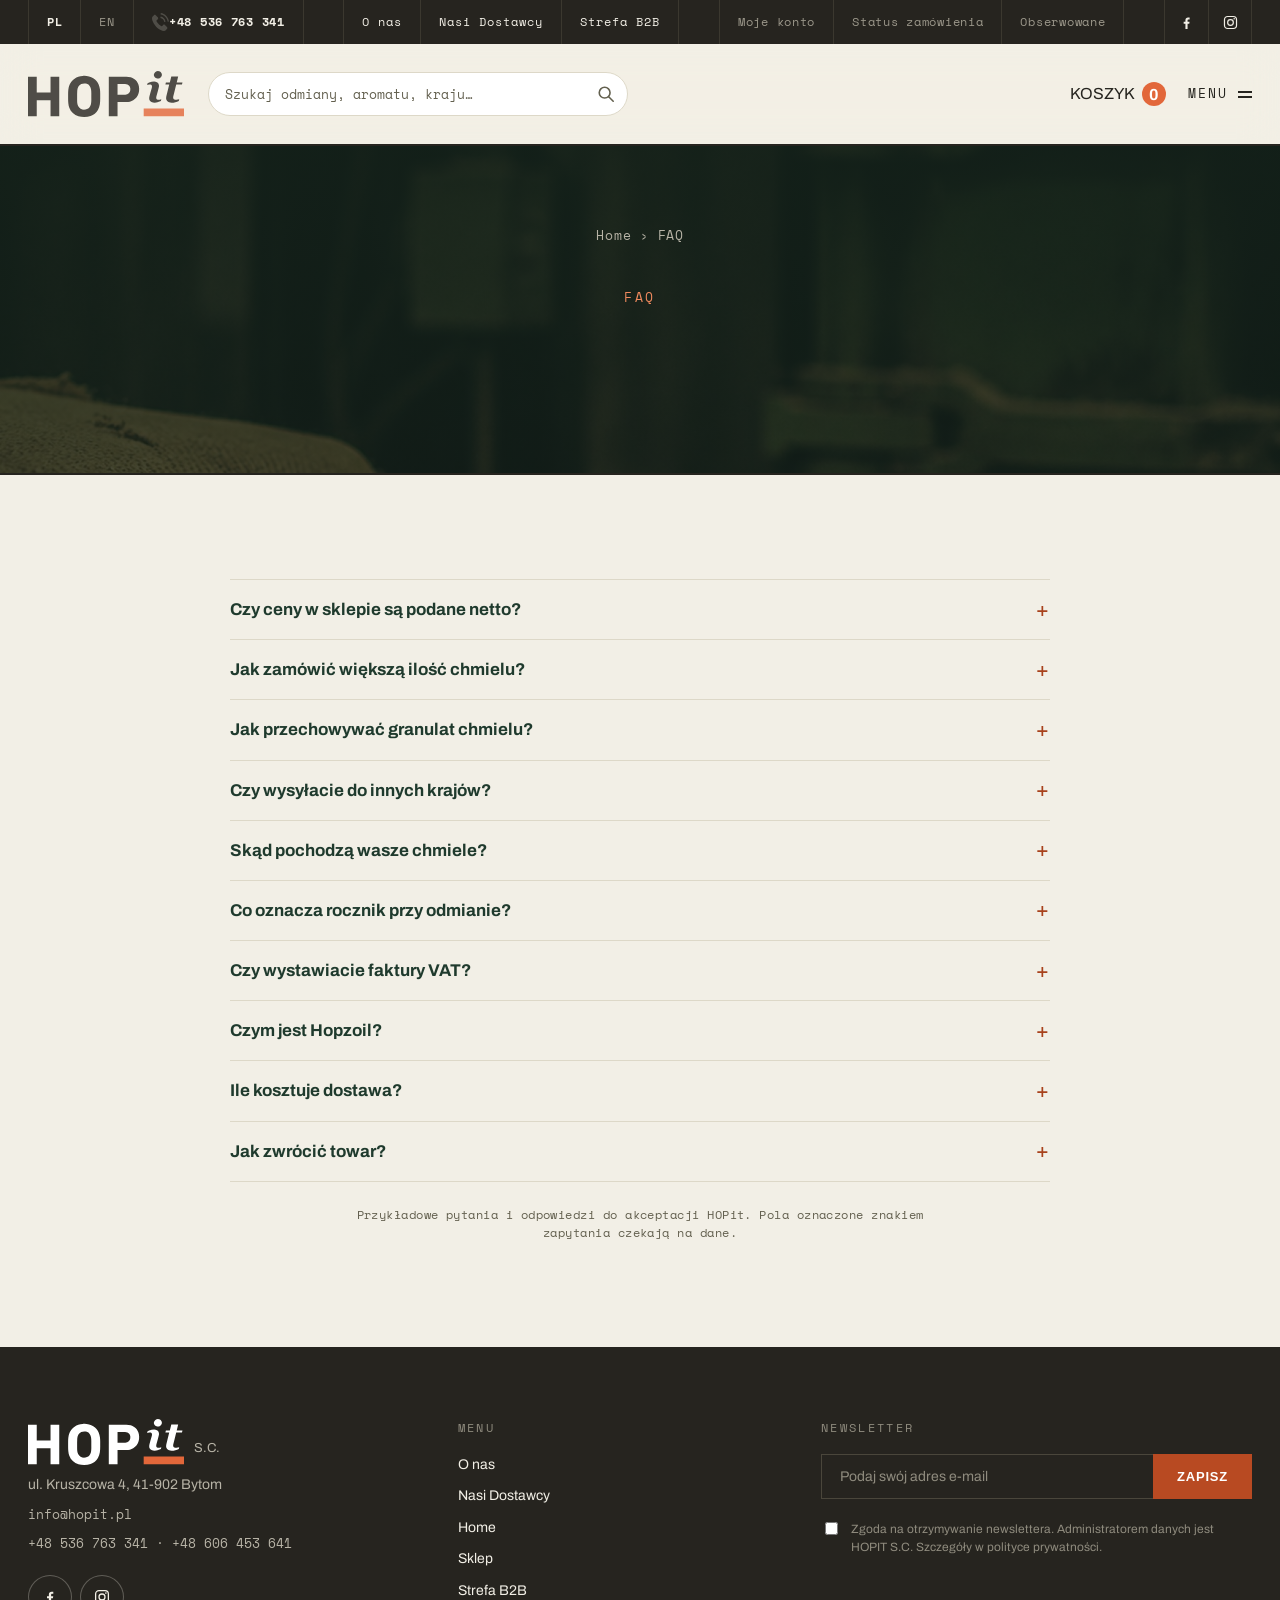
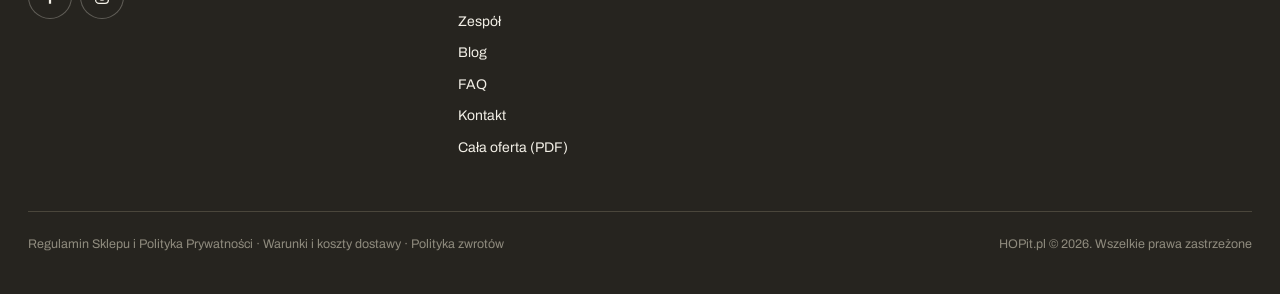
<file: faq.html>
<!DOCTYPE html>
<html lang="pl">
<head>
<meta charset="utf-8">
<meta name="viewport" content="width=device-width, initial-scale=1">
<title>FAQ | HOPit</title>
<link rel="preconnect" href="https://fonts.googleapis.com">
<link rel="preconnect" href="https://fonts.gstatic.com" crossorigin>
<link href="https://fonts.googleapis.com/css2?family=Archivo:ital,wght@0,400;0,500;0,600;0,700;0,900;1,700;1,900&family=Space+Mono:wght@400;700&display=swap" rel="stylesheet">
<link rel="stylesheet" href="design.css">
</head>
<body>

<div class="belka ">
  <div class="topbar">
    <div class="wrap">
      <div class="topbar__grupa">
        <a class="topbar__poz topbar__poz--mocny" href="#">PL</a>
        <a class="topbar__poz" href="#">EN</a>
        <span class="topbar__poz topbar__poz--domyka topbar__tel"><img class="topbar__ikona" src="media/ikony/telefon.svg" alt="" width="17" height="17">+48 536 763 341</span>
      </div>
      <nav class="topbar__grupa topbar__grupa--dzialy" aria-label="Działy serwisu">
        <a class="topbar__poz topbar__poz--dzial" href="o-nas.html">O nas</a>
        <a class="topbar__poz topbar__poz--dzial" href="dostawcy.html">Nasi Dostawcy</a>
        <a class="topbar__poz topbar__poz--dzial topbar__poz--domyka" href="b2b.html">Strefa B2B</a>
      </nav>
      <div class="topbar__grupa">
        <a class="topbar__poz" href="#">Moje konto</a>
        <a class="topbar__poz" href="#">Status zamówienia</a>
        <a class="topbar__poz topbar__poz--domyka" href="#">Obserwowane</a>
      </div>
      <div class="topbar__grupa topbar__grupa--social" aria-label="HOPit w mediach społecznościowych">
        <a class="topbar__poz topbar__social" href="https://www.facebook.com/HOPit.Poland" target="_blank" rel="noopener" aria-label="Facebook"><svg viewBox="0 0 24 24" aria-hidden="true"><path fill="currentColor" d="M13.5 21v-7.2h2.4l.4-2.9h-2.8V9.1c0-.8.3-1.4 1.4-1.4h1.5V5.1c-.3 0-1.1-.1-2.2-.1-2.2 0-3.7 1.3-3.7 3.8v2.1H8v2.9h2.5V21h3Z"/></svg></a>
        <a class="topbar__poz topbar__poz--domyka topbar__social" href="https://www.instagram.com/hopit.pl/" target="_blank" rel="noopener" aria-label="Instagram"><svg viewBox="0 0 24 24" aria-hidden="true"><rect x="3.5" y="3.5" width="17" height="17" rx="4.5" fill="none" stroke="currentColor" stroke-width="1.7"/><circle cx="12" cy="12" r="4" fill="none" stroke="currentColor" stroke-width="1.7"/><circle cx="17.2" cy="6.8" r="1.1" fill="currentColor"/></svg></a>
      </div>
    </div>
  </div>

  <input type="checkbox" id="naw-box" class="naw-box" aria-label="Menu">
  <header class="naw naw--jasna">
    <div class="wrap">
      <a class="znak" href="index.html" aria-label="HOPit, strona główna"><img class="logo__znak" src="media/logo-hopit.svg" alt="HOPit" width="516" height="152"></a>
      <form class="szukaj" role="search" action="sklep.html" autocomplete="off">
        <label class="szukaj__etykieta" for="szukaj-6">Szukaj w sklepie</label>
        <input class="szukaj__pole" id="szukaj-6" type="search" name="q"
               placeholder="Szukaj odmiany, aromatu, kraju…" aria-describedby="szukaj-podpowiedz">
        <button class="szukaj__lupa" type="submit" aria-label="Szukaj">
          <svg viewBox="0 0 20 20" aria-hidden="true"><circle cx="8.5" cy="8.5" r="6" fill="none" stroke="currentColor" stroke-width="1.8"/><line x1="13" y1="13" x2="18" y2="18" stroke="currentColor" stroke-width="1.8" stroke-linecap="round"/></svg>
        </button>
        <div class="szukaj__wyniki" role="listbox" aria-label="Podpowiedzi" hidden></div>
      </form>
      <div class="naw__prawa">
        <a class="koszyk" href="koszyk.html">KOSZYK<span class="koszyk__plakietka">0</span></a>
        <label class="wyzwalacz" for="naw-box">Menu<span class="wyzwalacz__kreski" aria-hidden="true"></span></label>
      </div>
    </div>
  </header>
</div>

<div class="panel">
  <label class="panel__zaslona" for="naw-box" aria-label="Zamknij menu"></label>
  <span class="panel__warstwa panel__warstwa--a" aria-hidden="true"></span>
  <span class="panel__warstwa panel__warstwa--b" aria-hidden="true"></span>
  <div class="panel__tresc">
    <label class="panel__zamknij" for="naw-box">Zamknij<span></span></label>
    <nav class="panel__lista" aria-label="Nawigacja główna">
      <a class="panel__poz" href="o-nas.html">O NAS<sup>01</sup></a>
      <a class="panel__poz" href="dostawcy.html">NASI DOSTAWCY<sup>02</sup></a>
      <a class="panel__poz" href="sklep.html">PRODUKTY<sup>03</sup></a>
      <a class="panel__poz" href="b2b.html">STREFA B2B<sup>04</sup></a>
      <a class="panel__poz" href="index.html#zespol">ZESPÓŁ<sup>05</sup></a>
      <a class="panel__poz" href="blog.html">BLOG<sup>06</sup></a>
      <a class="panel__poz" href="faq.html">FAQ<sup>07</sup></a>
      <a class="panel__poz" href="kontakt.html">KONTAKT<sup>08</sup></a>
      <a class="panel__poz" href="koszyk.html">KOSZYK<sup>09</sup></a>
    </nav>
    <div class="panel__stopka">
      <span class="panel__etykieta">Kontakt</span>
      <div class="panel__kontakt">
        <a href="mailto:info@hopit.pl">info@hopit.pl</a>
        <a href="tel:+48536763341">+48 536 763 341</a>
        <span>ul. Kruszcowa 4, 41-902 Bytom</span>
      </div>
      <div class="social panel__social" aria-label="HOPit w mediach społecznościowych"><a href="https://www.facebook.com/HOPit.Poland" target="_blank" rel="noopener" aria-label="Facebook"><svg viewBox="0 0 24 24" aria-hidden="true"><path fill="currentColor" d="M13.5 21v-7.2h2.4l.4-2.9h-2.8V9.1c0-.8.3-1.4 1.4-1.4h1.5V5.1c-.3 0-1.1-.1-2.2-.1-2.2 0-3.7 1.3-3.7 3.8v2.1H8v2.9h2.5V21h3Z"/></svg></a><a href="https://www.instagram.com/hopit.pl/" target="_blank" rel="noopener" aria-label="Instagram"><svg viewBox="0 0 24 24" aria-hidden="true"><rect x="3.5" y="3.5" width="17" height="17" rx="4.5" fill="none" stroke="currentColor" stroke-width="1.7"/><circle cx="12" cy="12" r="4" fill="none" stroke="currentColor" stroke-width="1.7"/><circle cx="17.2" cy="6.8" r="1.1" fill="currentColor"/></svg></a></div>
      <div class="panel__jezyki" role="group" aria-label="Wybór języka"><a class="panel__jezyk" href="#" hreflang="pl" aria-current="true">PL</a><a class="panel__jezyk" href="#" hreflang="en">EN</a></div>
    </div>
  </div>
</div>

<section class="pas-naglowek pas-naglowek--uzytkowy">
  <div class="wrap">
    <div class="okruszki okruszki--jasne"><a href="index.html">Home</a> › <span>FAQ</span></div>
    <p class="kicker">FAQ</p>
    <h1 class="tytul"><span class="marker"><span class="marker__tresc">Najczęstsze pytania</span></span></h1>
  </div>
</section>

<!-- FAQ: po dostaniu treści od klienta dołożyć dane strukturalne FAQPage (JSON-LD),
     bo to one dają wyniki rozszerzone w Google, o które chodzi w „do pozycjonowania”. -->
<section class="sekcja-nowa">
  <div class="wrap">
    <div class="faq">
      <details class="faq__poz">
        <summary class="faq__pytanie">Czy ceny w sklepie są podane netto?</summary>
        <div class="faq__odp"><p>Tak. Sprzedajemy browarom, dlatego przy produktach podajemy ceny netto. Podatek VAT doliczamy w podsumowaniu koszyka.</p></div>
      </details>
      <details class="faq__poz">
        <summary class="faq__pytanie">Jak zamówić większą ilość chmielu?</summary>
        <div class="faq__odp"><p>Wypełnij <a href="b2b.html#formularz">formularz ofertowy</a> w strefie B2B. Określ swoje zapotrzebowanie, a&nbsp;my przygotujemy indywidualną ofertę. Kontrakt gwarantuje korzystne warunki handlowe, dostępność surowców oraz terminowe dostawy.</p></div>
      </details>
      <details class="faq__poz">
        <summary class="faq__pytanie">Jak przechowywać granulat chmielu?</summary>
        <div class="faq__odp"><p>Granulat wysyłamy zapakowany próżniowo. Przechowuj go w&nbsp;temperaturze do 5°C, w&nbsp;suchym miejscu. Więcej piszemy w&nbsp;<a href="artykul.html">artykule o&nbsp;przechowywaniu chmielu</a>.</p></div>
      </details>
      <details class="faq__poz">
        <summary class="faq__pytanie">Czy wysyłacie do innych krajów?</summary>
        <div class="faq__odp"><p>Tak, dostarczamy do browarów w&nbsp;całej Europie. Koszt i&nbsp;czas dostawy: <span class="dana-czeka">cennik dostaw od HOPit</span></p></div>
      </details>
      <details class="faq__poz">
        <summary class="faq__pytanie">Skąd pochodzą wasze chmiele?</summary>
        <div class="faq__odp"><p>Kupujemy u&nbsp;<a href="dostawcy.html">dziewięciu producentów</a> z&nbsp;Nowej Zelandii, Stanów Zjednoczonych, Polski, Czech, Niemiec, Wielkiej Brytanii i&nbsp;Słowenii.</p></div>
      </details>
      <details class="faq__poz">
        <summary class="faq__pytanie">Co oznacza rocznik przy odmianie?</summary>
        <div class="faq__odp"><p>To rok zbioru chmielu. W&nbsp;karcie każdego produktu podajemy rocznik oraz zawartość alfa-kwasów aktualnej partii, bo ta sama odmiana z&nbsp;różnych zbiorów ma różne parametry.</p></div>
      </details>
      <details class="faq__poz">
        <summary class="faq__pytanie">Czy wystawiacie faktury VAT?</summary>
        <div class="faq__odp"><p>Tak, do każdego zamówienia. Dane firmy i&nbsp;NIP podajesz przy składaniu zamówienia.</p></div>
      </details>
      <details class="faq__poz">
        <summary class="faq__pytanie">Czym jest Hopzoil?</summary>
        <div class="faq__odp"><p>To oleje destylowane ze świeżych szyszek chmielu, alternatywa dla pelletu w&nbsp;dry hoppingu. Znajdziesz je w&nbsp;<a href="sklep.html">sklepie</a> w&nbsp;kategorii Hopzoil.</p></div>
      </details>
      <details class="faq__poz">
        <summary class="faq__pytanie">Ile kosztuje dostawa?</summary>
        <div class="faq__odp"><p>Koszt zależy od wagi i&nbsp;kraju dostawy: <span class="dana-czeka">cennik dostaw od HOPit</span></p></div>
      </details>
      <details class="faq__poz">
        <summary class="faq__pytanie">Jak zwrócić towar?</summary>
        <div class="faq__odp"><p>Zasady zwrotów opisuje <a href="#">polityka zwrotów</a>. W&nbsp;razie pytań napisz na <a href="mailto:info@hopit.pl">info@hopit.pl</a>.</p></div>
      </details>
    </div>
    <p class="przyklad-nota">Przykładowe pytania i odpowiedzi do akceptacji HOPit. Pola oznaczone znakiem zapytania czekają na dane.</p>
  </div>
</section>

<footer class="stopka">
  <div class="wrap">
    <div class="stopka__siatka">
      <div class="stopka__kol">
        <span class="stopka__logo"><img class="logo__znak logo__znak--stopka" src="media/logo-hopit.svg" alt="HOPit" width="516" height="152"><span class="stopka__szare">S.C.</span></span>
        <span class="stopka__szare">ul. Kruszcowa 4, 41-902 Bytom</span>
        <span class="stopka__mono">info@hopit.pl</span>
        <span class="stopka__mono">+48 536 763 341 · +48 606 453 641</span>
        <div class="social" aria-label="HOPit w mediach społecznościowych">
          <a href="https://www.facebook.com/HOPit.Poland" target="_blank" rel="noopener" aria-label="Facebook"><svg viewBox="0 0 24 24" aria-hidden="true"><path fill="currentColor" d="M13.5 21v-7.2h2.4l.4-2.9h-2.8V9.1c0-.8.3-1.4 1.4-1.4h1.5V5.1c-.3 0-1.1-.1-2.2-.1-2.2 0-3.7 1.3-3.7 3.8v2.1H8v2.9h2.5V21h3Z"/></svg></a>
          <a href="https://www.instagram.com/hopit.pl/" target="_blank" rel="noopener" aria-label="Instagram"><svg viewBox="0 0 24 24" aria-hidden="true"><rect x="3.5" y="3.5" width="17" height="17" rx="4.5" fill="none" stroke="currentColor" stroke-width="1.7"/><circle cx="12" cy="12" r="4" fill="none" stroke="currentColor" stroke-width="1.7"/><circle cx="17.2" cy="6.8" r="1.1" fill="currentColor"/></svg></a>
        </div>
      </div>
      <div class="stopka__kol">
        <span class="stopka__naglowek">MENU</span>
        <a href="o-nas.html">O nas</a>
        <a href="dostawcy.html">Nasi Dostawcy</a>
        <a href="index.html">Home</a>
        <a href="sklep.html">Sklep</a>
        <a href="b2b.html">Strefa B2B</a>
        <a href="index.html#zespol">Zespół</a>
        <a href="blog.html">Blog</a>
        <a href="faq.html">FAQ</a>
        <a href="kontakt.html">Kontakt</a>
        <a href="oferta.pdf" target="_blank" rel="noopener">Cała oferta (PDF)</a>
      </div>
      <div class="stopka__kol">
        <span class="stopka__naglowek">NEWSLETTER</span>
        <form class="newsletter" action="#" method="post">
          <input type="email" name="email" placeholder="Podaj swój adres e-mail" aria-label="Adres e-mail">
          <button type="button">Zapisz</button>
        </form>
        <label class="zgoda"><input type="checkbox"><span>Zgoda na otrzymywanie newslettera. Administratorem danych jest HOPIT S.C. Szczegóły w&nbsp;polityce prywatności.</span></label>
      </div>
    </div>
    <div class="stopka__prawna">
      <div><a href="#">Regulamin Sklepu i Polityka Prywatności</a> · <a href="#">Warunki i koszty dostawy</a> · <a href="#">Polityka zwrotów</a></div>
      <div>HOPit.pl © 2026. Wszelkie prawa zastrzeżone</div>
    </div>
  </div>
</footer>

<nav class="appbar" aria-label="Skróty">
  <a class="appbar__poz" href="sklep.html">
    <svg viewBox="0 0 24 24" aria-hidden="true"><path d="M4 7h16l-1.2 12.2a2 2 0 0 1-2 1.8H7.2a2 2 0 0 1-2-1.8L4 7Z" fill="none" stroke="currentColor" stroke-width="1.7"/><path d="M8.5 7V5.6a3.5 3.5 0 0 1 7 0V7" fill="none" stroke="currentColor" stroke-width="1.7"/></svg>
    <span>Sklep</span>
  </a>
  <button class="appbar__poz" type="button" data-szukaj-otworz>
    <svg viewBox="0 0 24 24" aria-hidden="true"><circle cx="10.5" cy="10.5" r="6.5" fill="none" stroke="currentColor" stroke-width="1.7"/><line x1="15.5" y1="15.5" x2="21" y2="21" stroke="currentColor" stroke-width="1.7" stroke-linecap="round"/></svg>
    <span>Szukaj</span>
  </button>
  <a class="appbar__poz" href="koszyk.html">
    <svg viewBox="0 0 24 24" aria-hidden="true"><path d="M3 4h2.2l2.4 10.6a2 2 0 0 0 2 1.6h7.6a2 2 0 0 0 2-1.5L21 8H6.2" fill="none" stroke="currentColor" stroke-width="1.7" stroke-linecap="round"/><circle cx="10" cy="20" r="1.4" fill="currentColor"/><circle cx="17.5" cy="20" r="1.4" fill="currentColor"/></svg>
    <span>Koszyk</span>
  </a>
  <a class="appbar__poz" href="kontakt.html">
    <svg viewBox="0 0 24 24" aria-hidden="true"><rect x="3" y="5" width="18" height="14" rx="2" fill="none" stroke="currentColor" stroke-width="1.7"/><path d="m3.8 6.6 8.2 6 8.2-6" fill="none" stroke="currentColor" stroke-width="1.7"/></svg>
    <span>Kontakt</span>
  </a>
</nav>

<div class="szukajka" hidden>
  <button class="szukajka__zaslona" type="button" data-szukaj-zamknij aria-label="Zamknij wyszukiwanie"></button>
  <div class="szukajka__tresc">
    <form class="szukaj szukaj--pelna" role="search" action="sklep.html" autocomplete="off">
      <label class="szukaj__etykieta" for="szukaj-mobile">Szukaj w sklepie</label>
      <input class="szukaj__pole" id="szukaj-mobile" type="search" name="q"
             placeholder="Szukaj odmiany, aromatu, kraju…">
      <button class="szukaj__lupa" type="submit" aria-label="Szukaj">
        <svg viewBox="0 0 20 20" aria-hidden="true"><circle cx="8.5" cy="8.5" r="6" fill="none" stroke="currentColor" stroke-width="1.8"/><line x1="13" y1="13" x2="18" y2="18" stroke="currentColor" stroke-width="1.8" stroke-linecap="round"/></svg>
      </button>
      <div class="szukaj__wyniki" role="listbox" aria-label="Podpowiedzi" hidden></div>
    </form>
    <button class="szukajka__zamknij" type="button" data-szukaj-zamknij>Zamknij</button>
  </div>
</div>

<script src="nawigacja.js" defer></script>

</body>
</html>
</file>
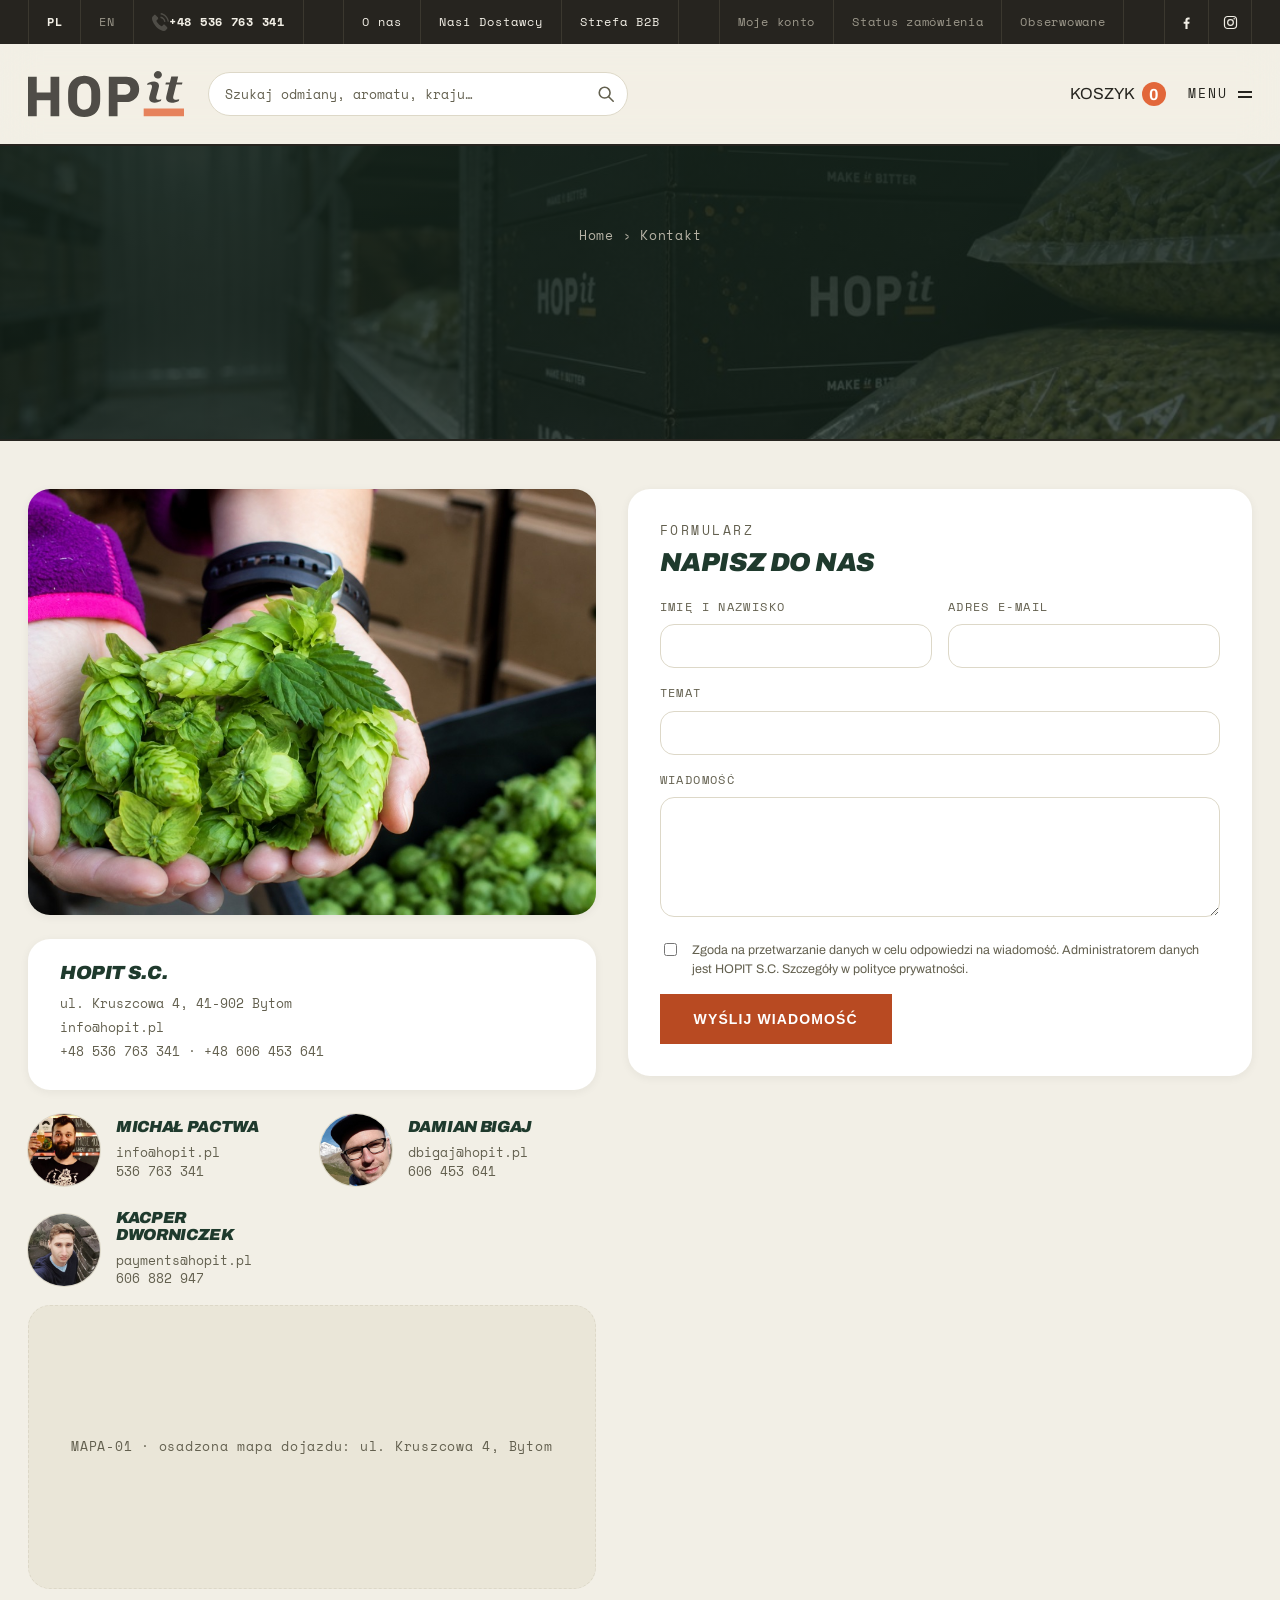
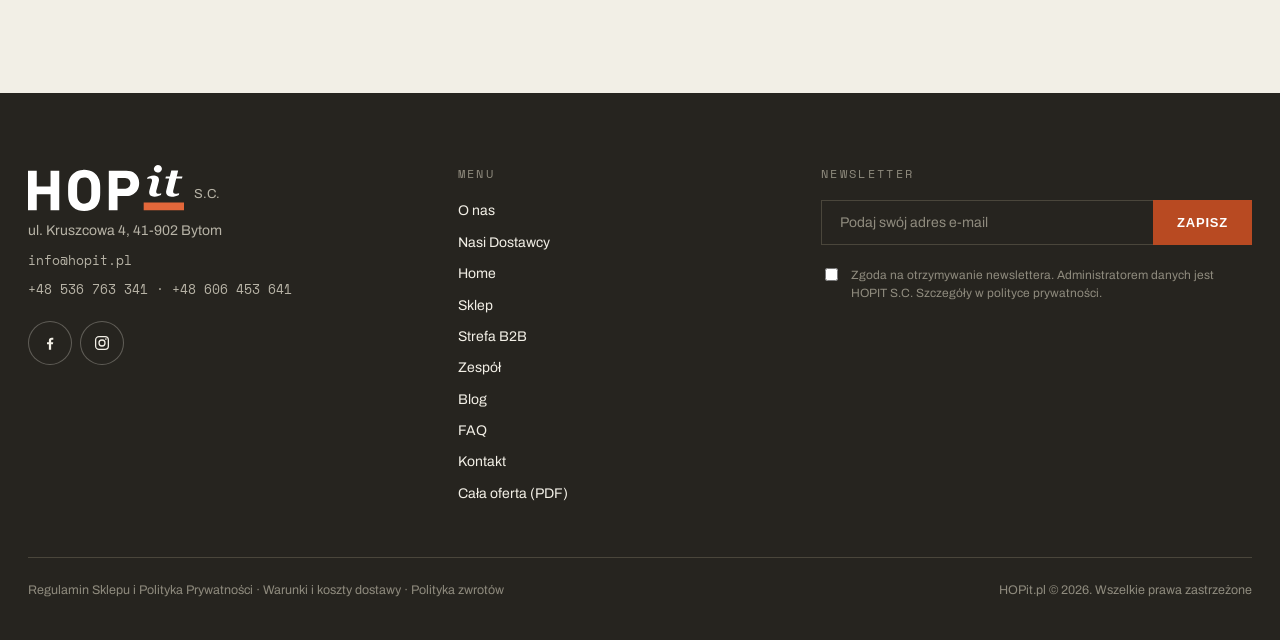
<file: kontakt.html>
<!DOCTYPE html>
<html lang="pl">
<head>
<meta charset="utf-8">
<meta name="viewport" content="width=device-width, initial-scale=1">
<title>Kontakt | HOPit</title>
<link rel="preconnect" href="https://fonts.googleapis.com">
<link rel="preconnect" href="https://fonts.gstatic.com" crossorigin>
<link href="https://fonts.googleapis.com/css2?family=Archivo:ital,wght@0,400;0,500;0,600;0,700;0,900;1,700;1,900&family=Space+Mono:wght@400;700&display=swap" rel="stylesheet">
<link rel="stylesheet" href="design.css">
</head>
<body>

<div class="belka ">
  <div class="topbar">
    <div class="wrap">
      <div class="topbar__grupa">
        <a class="topbar__poz topbar__poz--mocny" href="#">PL</a>
        <a class="topbar__poz" href="#">EN</a>
        <span class="topbar__poz topbar__poz--domyka topbar__tel"><img class="topbar__ikona" src="media/ikony/telefon.svg" alt="" width="17" height="17">+48 536 763 341</span>
      </div>
      <nav class="topbar__grupa topbar__grupa--dzialy" aria-label="Działy serwisu">
        <a class="topbar__poz topbar__poz--dzial" href="o-nas.html">O nas</a>
        <a class="topbar__poz topbar__poz--dzial" href="dostawcy.html">Nasi Dostawcy</a>
        <a class="topbar__poz topbar__poz--dzial topbar__poz--domyka" href="b2b.html">Strefa B2B</a>
      </nav>
      <div class="topbar__grupa">
        <a class="topbar__poz" href="#">Moje konto</a>
        <a class="topbar__poz" href="#">Status zamówienia</a>
        <a class="topbar__poz topbar__poz--domyka" href="#">Obserwowane</a>
      </div>
      <div class="topbar__grupa topbar__grupa--social" aria-label="HOPit w mediach społecznościowych">
        <a class="topbar__poz topbar__social" href="https://www.facebook.com/HOPit.Poland" target="_blank" rel="noopener" aria-label="Facebook"><svg viewBox="0 0 24 24" aria-hidden="true"><path fill="currentColor" d="M13.5 21v-7.2h2.4l.4-2.9h-2.8V9.1c0-.8.3-1.4 1.4-1.4h1.5V5.1c-.3 0-1.1-.1-2.2-.1-2.2 0-3.7 1.3-3.7 3.8v2.1H8v2.9h2.5V21h3Z"/></svg></a>
        <a class="topbar__poz topbar__poz--domyka topbar__social" href="https://www.instagram.com/hopit.pl/" target="_blank" rel="noopener" aria-label="Instagram"><svg viewBox="0 0 24 24" aria-hidden="true"><rect x="3.5" y="3.5" width="17" height="17" rx="4.5" fill="none" stroke="currentColor" stroke-width="1.7"/><circle cx="12" cy="12" r="4" fill="none" stroke="currentColor" stroke-width="1.7"/><circle cx="17.2" cy="6.8" r="1.1" fill="currentColor"/></svg></a>
      </div>
    </div>
  </div>

  <input type="checkbox" id="naw-box" class="naw-box" aria-label="Menu">
  <header class="naw naw--jasna">
    <div class="wrap">
      <a class="znak" href="index.html" aria-label="HOPit, strona główna"><img class="logo__znak" src="media/logo-hopit.svg" alt="HOPit" width="516" height="152"></a>
      <form class="szukaj" role="search" action="sklep.html" autocomplete="off">
        <label class="szukaj__etykieta" for="szukaj-4">Szukaj w sklepie</label>
        <input class="szukaj__pole" id="szukaj-4" type="search" name="q"
               placeholder="Szukaj odmiany, aromatu, kraju…" aria-describedby="szukaj-podpowiedz">
        <button class="szukaj__lupa" type="submit" aria-label="Szukaj">
          <svg viewBox="0 0 20 20" aria-hidden="true"><circle cx="8.5" cy="8.5" r="6" fill="none" stroke="currentColor" stroke-width="1.8"/><line x1="13" y1="13" x2="18" y2="18" stroke="currentColor" stroke-width="1.8" stroke-linecap="round"/></svg>
        </button>
        <div class="szukaj__wyniki" role="listbox" aria-label="Podpowiedzi" hidden></div>
      </form>
      <div class="naw__prawa">
        <a class="koszyk" href="koszyk.html">KOSZYK<span class="koszyk__plakietka">0</span></a>
        <label class="wyzwalacz" for="naw-box">Menu<span class="wyzwalacz__kreski" aria-hidden="true"></span></label>
      </div>
    </div>
  </header>
</div>

<div class="panel">
  <label class="panel__zaslona" for="naw-box" aria-label="Zamknij menu"></label>
  <span class="panel__warstwa panel__warstwa--a" aria-hidden="true"></span>
  <span class="panel__warstwa panel__warstwa--b" aria-hidden="true"></span>
  <div class="panel__tresc">
    <label class="panel__zamknij" for="naw-box">Zamknij<span></span></label>
    <nav class="panel__lista" aria-label="Nawigacja główna">
      <a class="panel__poz" href="o-nas.html">O NAS<sup>01</sup></a>
      <a class="panel__poz" href="dostawcy.html">NASI DOSTAWCY<sup>02</sup></a>
      <a class="panel__poz" href="sklep.html">PRODUKTY<sup>03</sup></a>
      <a class="panel__poz" href="b2b.html">STREFA B2B<sup>04</sup></a>
      <a class="panel__poz" href="index.html#zespol">ZESPÓŁ<sup>05</sup></a>
      <a class="panel__poz" href="blog.html">BLOG<sup>06</sup></a>
      <a class="panel__poz" href="faq.html">FAQ<sup>07</sup></a>
      <a class="panel__poz" href="kontakt.html">KONTAKT<sup>08</sup></a>
      <a class="panel__poz" href="koszyk.html">KOSZYK<sup>09</sup></a>
    </nav>
    <div class="panel__stopka">
      <span class="panel__etykieta">Kontakt</span>
      <div class="panel__kontakt">
        <a href="mailto:info@hopit.pl">info@hopit.pl</a>
        <a href="tel:+48536763341">+48 536 763 341</a>
        <span>ul. Kruszcowa 4, 41-902 Bytom</span>
      </div>
      <div class="social panel__social" aria-label="HOPit w mediach społecznościowych"><a href="https://www.facebook.com/HOPit.Poland" target="_blank" rel="noopener" aria-label="Facebook"><svg viewBox="0 0 24 24" aria-hidden="true"><path fill="currentColor" d="M13.5 21v-7.2h2.4l.4-2.9h-2.8V9.1c0-.8.3-1.4 1.4-1.4h1.5V5.1c-.3 0-1.1-.1-2.2-.1-2.2 0-3.7 1.3-3.7 3.8v2.1H8v2.9h2.5V21h3Z"/></svg></a><a href="https://www.instagram.com/hopit.pl/" target="_blank" rel="noopener" aria-label="Instagram"><svg viewBox="0 0 24 24" aria-hidden="true"><rect x="3.5" y="3.5" width="17" height="17" rx="4.5" fill="none" stroke="currentColor" stroke-width="1.7"/><circle cx="12" cy="12" r="4" fill="none" stroke="currentColor" stroke-width="1.7"/><circle cx="17.2" cy="6.8" r="1.1" fill="currentColor"/></svg></a></div>
      <div class="panel__jezyki" role="group" aria-label="Wybór języka"><a class="panel__jezyk" href="#" hreflang="pl" aria-current="true">PL</a><a class="panel__jezyk" href="#" hreflang="en">EN</a></div>
    </div>
  </div>
</div>

<section class="pas-naglowek pas-naglowek--uzytkowy pas-naglowek--kontakt">
  <div class="wrap">
    <div class="okruszki okruszki--jasne"><a href="index.html">Home</a> › <span>Kontakt</span></div>
    <h1 class="tytul"><span class="marker"><span class="marker__tresc">Kontakt</span></span></h1>
  </div>
</section>

<div class="wrap dwie-kol">
  <div>
    <figure class="foto-blok foto-blok--wysoki">
      <img src="assets/dlonie-szyszki.jpg" alt="Szyszki chmielu w dłoniach w magazynie HOPit" width="1400" height="718" loading="lazy">
    </figure>
    <div class="dane-firmy">
      <h3 class="tytul">HOPIT S.C.</h3>
      <p>ul. Kruszcowa 4, 41-902 Bytom</p>
      <p><a href="mailto:info@hopit.pl">info@hopit.pl</a></p>
      <p><a href="tel:+48536763341">+48 536 763 341</a> · <a href="tel:+48606453641">+48 606 453 641</a></p>
    </div>
    <div class="osoby osoby--2">
      <div class="osoba-mini">
        <span class="kolo osoba-mini__kolo" aria-hidden="true"><img src="media/portret-michal-pactwa.jpg" alt="" width="140" height="140" loading="lazy"></span>
        <div class="osoba-mini__dane">
          <h3 class="tytul">Michał Pactwa</h3>
          <p><a href="mailto:info@hopit.pl">info@hopit.pl</a><br><a href="tel:+48536763341">536 763 341</a></p>
        </div>
      </div>
      <div class="osoba-mini">
        <span class="kolo osoba-mini__kolo" aria-hidden="true"><img src="media/portret-damian-bigaj.jpg" alt="" width="140" height="140" loading="lazy"></span>
        <div class="osoba-mini__dane">
          <h3 class="tytul">Damian Bigaj</h3>
          <p><a href="mailto:dbigaj@hopit.pl">dbigaj@hopit.pl</a><br><a href="tel:+48606453641">606 453 641</a></p>
        </div>
      </div>
      <div class="osoba-mini">
        <span class="kolo osoba-mini__kolo" aria-hidden="true"><img src="media/portret-kacper-dworniczek.jpg" alt="" width="140" height="140" loading="lazy"></span>
        <div class="osoba-mini__dane">
          <h3 class="tytul">Kacper Dworniczek</h3>
          <p><a href="mailto:payments@hopit.pl">payments@hopit.pl</a><br><a href="tel:+48606882947">606 882 947</a></p>
        </div>
      </div>
    </div>
    <div class="mapa-ph" style="margin-top:16px">MAPA-01 · osadzona mapa dojazdu: ul. Kruszcowa 4, Bytom</div>
  </div>

  <form class="form-karta">
    <p class="kicker" style="color:var(--tekst-2);margin:0 0 8px">Formularz</p>
    <h2 class="tytul" style="font-size:26px;color:var(--nori);margin:0 0 22px">Napisz do nas</h2>
    <div class="form-siatka">
      <div class="pole"><label for="imie">Imię i nazwisko</label><input type="text" id="imie" name="imie"></div>
      <div class="pole"><label for="mail">Adres e-mail</label><input type="email" id="mail" name="mail"></div>
    </div>
    <div class="pole"><label for="temat">Temat</label><input type="text" id="temat" name="temat"></div>
    <div class="pole"><label for="wiadomosc">Wiadomość</label><textarea id="wiadomosc" name="wiadomosc"></textarea></div>
    <label class="zgoda-form"><input type="checkbox"><span>Zgoda na przetwarzanie danych w&nbsp;celu odpowiedzi na wiadomość. Administratorem danych jest HOPIT S.C. Szczegóły w&nbsp;polityce prywatności.</span></label>
    <button class="btn btn--akcent" type="button">Wyślij wiadomość</button>
  </form>
</div>

<footer class="stopka">
  <div class="wrap">
    <div class="stopka__siatka">
      <div class="stopka__kol">
        <span class="stopka__logo"><img class="logo__znak logo__znak--stopka" src="media/logo-hopit.svg" alt="HOPit" width="516" height="152"><span class="stopka__szare">S.C.</span></span>
        <span class="stopka__szare">ul. Kruszcowa 4, 41-902 Bytom</span>
        <span class="stopka__mono">info@hopit.pl</span>
        <span class="stopka__mono">+48 536 763 341 · +48 606 453 641</span>
        <div class="social" aria-label="HOPit w mediach społecznościowych">
          <a href="https://www.facebook.com/HOPit.Poland" target="_blank" rel="noopener" aria-label="Facebook"><svg viewBox="0 0 24 24" aria-hidden="true"><path fill="currentColor" d="M13.5 21v-7.2h2.4l.4-2.9h-2.8V9.1c0-.8.3-1.4 1.4-1.4h1.5V5.1c-.3 0-1.1-.1-2.2-.1-2.2 0-3.7 1.3-3.7 3.8v2.1H8v2.9h2.5V21h3Z"/></svg></a>
          <a href="https://www.instagram.com/hopit.pl/" target="_blank" rel="noopener" aria-label="Instagram"><svg viewBox="0 0 24 24" aria-hidden="true"><rect x="3.5" y="3.5" width="17" height="17" rx="4.5" fill="none" stroke="currentColor" stroke-width="1.7"/><circle cx="12" cy="12" r="4" fill="none" stroke="currentColor" stroke-width="1.7"/><circle cx="17.2" cy="6.8" r="1.1" fill="currentColor"/></svg></a>
        </div>
      </div>
      <div class="stopka__kol">
        <span class="stopka__naglowek">MENU</span>
        <a href="o-nas.html">O nas</a>
        <a href="dostawcy.html">Nasi Dostawcy</a>
        <a href="index.html">Home</a>
        <a href="sklep.html">Sklep</a>
        <a href="b2b.html">Strefa B2B</a>
        <a href="index.html#zespol">Zespół</a>
        <a href="blog.html">Blog</a>
        <a href="faq.html">FAQ</a>
        <a href="kontakt.html">Kontakt</a>
        <a href="oferta.pdf" target="_blank" rel="noopener">Cała oferta (PDF)</a>
      </div>
      <div class="stopka__kol">
        <span class="stopka__naglowek">NEWSLETTER</span>
        <form class="newsletter" action="#" method="post">
          <input type="email" name="email" placeholder="Podaj swój adres e-mail" aria-label="Adres e-mail">
          <button type="button">Zapisz</button>
        </form>
        <label class="zgoda"><input type="checkbox"><span>Zgoda na otrzymywanie newslettera. Administratorem danych jest HOPIT S.C. Szczegóły w&nbsp;polityce prywatności.</span></label>
      </div>
    </div>
    <div class="stopka__prawna">
      <div><a href="#">Regulamin Sklepu i Polityka Prywatności</a> · <a href="#">Warunki i koszty dostawy</a> · <a href="#">Polityka zwrotów</a></div>
      <div>HOPit.pl © 2026. Wszelkie prawa zastrzeżone</div>
    </div>
  </div>
</footer>

<nav class="appbar" aria-label="Skróty">
  <a class="appbar__poz" href="sklep.html">
    <svg viewBox="0 0 24 24" aria-hidden="true"><path d="M4 7h16l-1.2 12.2a2 2 0 0 1-2 1.8H7.2a2 2 0 0 1-2-1.8L4 7Z" fill="none" stroke="currentColor" stroke-width="1.7"/><path d="M8.5 7V5.6a3.5 3.5 0 0 1 7 0V7" fill="none" stroke="currentColor" stroke-width="1.7"/></svg>
    <span>Sklep</span>
  </a>
  <button class="appbar__poz" type="button" data-szukaj-otworz>
    <svg viewBox="0 0 24 24" aria-hidden="true"><circle cx="10.5" cy="10.5" r="6.5" fill="none" stroke="currentColor" stroke-width="1.7"/><line x1="15.5" y1="15.5" x2="21" y2="21" stroke="currentColor" stroke-width="1.7" stroke-linecap="round"/></svg>
    <span>Szukaj</span>
  </button>
  <a class="appbar__poz" href="koszyk.html">
    <svg viewBox="0 0 24 24" aria-hidden="true"><path d="M3 4h2.2l2.4 10.6a2 2 0 0 0 2 1.6h7.6a2 2 0 0 0 2-1.5L21 8H6.2" fill="none" stroke="currentColor" stroke-width="1.7" stroke-linecap="round"/><circle cx="10" cy="20" r="1.4" fill="currentColor"/><circle cx="17.5" cy="20" r="1.4" fill="currentColor"/></svg>
    <span>Koszyk</span>
  </a>
  <a class="appbar__poz" href="kontakt.html">
    <svg viewBox="0 0 24 24" aria-hidden="true"><rect x="3" y="5" width="18" height="14" rx="2" fill="none" stroke="currentColor" stroke-width="1.7"/><path d="m3.8 6.6 8.2 6 8.2-6" fill="none" stroke="currentColor" stroke-width="1.7"/></svg>
    <span>Kontakt</span>
  </a>
</nav>

<div class="szukajka" hidden>
  <button class="szukajka__zaslona" type="button" data-szukaj-zamknij aria-label="Zamknij wyszukiwanie"></button>
  <div class="szukajka__tresc">
    <form class="szukaj szukaj--pelna" role="search" action="sklep.html" autocomplete="off">
      <label class="szukaj__etykieta" for="szukaj-mobile">Szukaj w sklepie</label>
      <input class="szukaj__pole" id="szukaj-mobile" type="search" name="q"
             placeholder="Szukaj odmiany, aromatu, kraju…">
      <button class="szukaj__lupa" type="submit" aria-label="Szukaj">
        <svg viewBox="0 0 20 20" aria-hidden="true"><circle cx="8.5" cy="8.5" r="6" fill="none" stroke="currentColor" stroke-width="1.8"/><line x1="13" y1="13" x2="18" y2="18" stroke="currentColor" stroke-width="1.8" stroke-linecap="round"/></svg>
      </button>
      <div class="szukaj__wyniki" role="listbox" aria-label="Podpowiedzi" hidden></div>
    </form>
    <button class="szukajka__zamknij" type="button" data-szukaj-zamknij>Zamknij</button>
  </div>
</div>

<script src="nawigacja.js" defer></script>

</body>
</html>
</file>
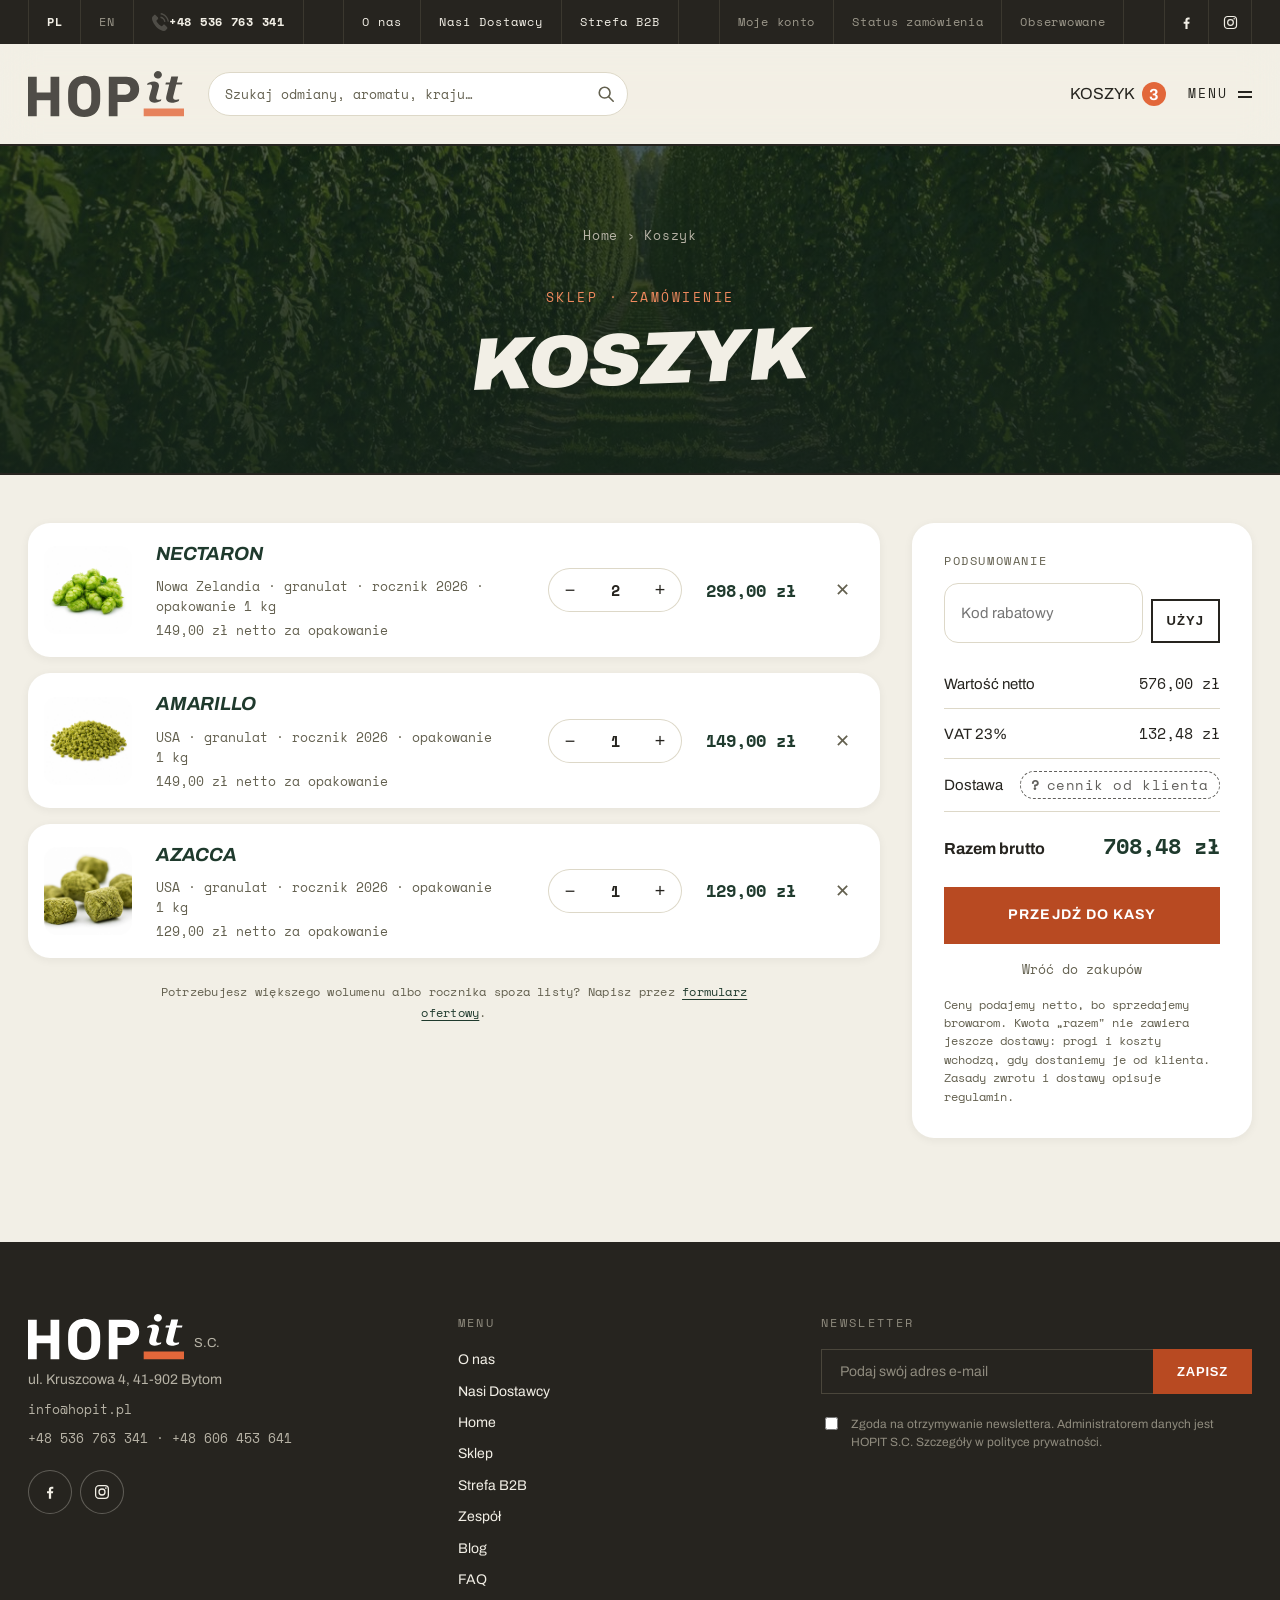
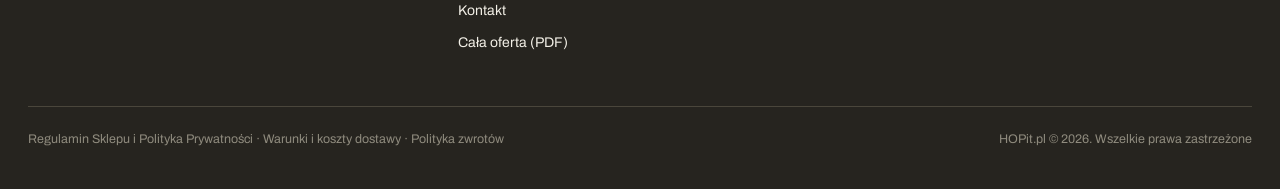
<file: koszyk.html>
<!DOCTYPE html>
<html lang="pl">
<head>
<meta charset="utf-8">
<meta name="viewport" content="width=device-width, initial-scale=1">
<title>Koszyk: HOPit</title>
<link rel="preconnect" href="https://fonts.googleapis.com">
<link rel="preconnect" href="https://fonts.gstatic.com" crossorigin>
<link href="https://fonts.googleapis.com/css2?family=Archivo:ital,wght@0,400;0,500;0,600;0,700;0,900;1,700;1,900&family=Space+Mono:wght@400;700&display=swap" rel="stylesheet">
<link rel="stylesheet" href="design.css">
</head>
<body>

<div class="belka ">
  <div class="topbar">
    <div class="wrap">
      <div class="topbar__grupa">
        <a class="topbar__poz topbar__poz--mocny" href="#">PL</a>
        <a class="topbar__poz" href="#">EN</a>
        <span class="topbar__poz topbar__poz--domyka topbar__tel"><img class="topbar__ikona" src="media/ikony/telefon.svg" alt="" width="17" height="17">+48 536 763 341</span>
      </div>
      <nav class="topbar__grupa topbar__grupa--dzialy" aria-label="Działy serwisu">
        <a class="topbar__poz topbar__poz--dzial" href="o-nas.html">O nas</a>
        <a class="topbar__poz topbar__poz--dzial" href="dostawcy.html">Nasi Dostawcy</a>
        <a class="topbar__poz topbar__poz--dzial topbar__poz--domyka" href="b2b.html">Strefa B2B</a>
      </nav>
      <div class="topbar__grupa">
        <a class="topbar__poz" href="#">Moje konto</a>
        <a class="topbar__poz" href="#">Status zamówienia</a>
        <a class="topbar__poz topbar__poz--domyka" href="#">Obserwowane</a>
      </div>
      <div class="topbar__grupa topbar__grupa--social" aria-label="HOPit w mediach społecznościowych">
        <a class="topbar__poz topbar__social" href="https://www.facebook.com/HOPit.Poland" target="_blank" rel="noopener" aria-label="Facebook"><svg viewBox="0 0 24 24" aria-hidden="true"><path fill="currentColor" d="M13.5 21v-7.2h2.4l.4-2.9h-2.8V9.1c0-.8.3-1.4 1.4-1.4h1.5V5.1c-.3 0-1.1-.1-2.2-.1-2.2 0-3.7 1.3-3.7 3.8v2.1H8v2.9h2.5V21h3Z"/></svg></a>
        <a class="topbar__poz topbar__poz--domyka topbar__social" href="https://www.instagram.com/hopit.pl/" target="_blank" rel="noopener" aria-label="Instagram"><svg viewBox="0 0 24 24" aria-hidden="true"><rect x="3.5" y="3.5" width="17" height="17" rx="4.5" fill="none" stroke="currentColor" stroke-width="1.7"/><circle cx="12" cy="12" r="4" fill="none" stroke="currentColor" stroke-width="1.7"/><circle cx="17.2" cy="6.8" r="1.1" fill="currentColor"/></svg></a>
      </div>
    </div>
  </div>

  <input type="checkbox" id="naw-box" class="naw-box" aria-label="Menu">
  <header class="naw naw--jasna">
    <div class="wrap">
      <a class="znak" href="index.html" aria-label="HOPit, strona główna"><img class="logo__znak" src="media/logo-hopit.svg" alt="HOPit" width="516" height="152"></a>
      <form class="szukaj" role="search" action="sklep.html" autocomplete="off">
        <label class="szukaj__etykieta" for="szukaj-5">Szukaj w sklepie</label>
        <input class="szukaj__pole" id="szukaj-5" type="search" name="q"
               placeholder="Szukaj odmiany, aromatu, kraju…" aria-describedby="szukaj-podpowiedz">
        <button class="szukaj__lupa" type="submit" aria-label="Szukaj">
          <svg viewBox="0 0 20 20" aria-hidden="true"><circle cx="8.5" cy="8.5" r="6" fill="none" stroke="currentColor" stroke-width="1.8"/><line x1="13" y1="13" x2="18" y2="18" stroke="currentColor" stroke-width="1.8" stroke-linecap="round"/></svg>
        </button>
        <div class="szukaj__wyniki" role="listbox" aria-label="Podpowiedzi" hidden></div>
      </form>
      <div class="naw__prawa">
        <a class="koszyk" href="koszyk.html" aria-current="page">KOSZYK<span class="koszyk__plakietka">0</span></a>
        <label class="wyzwalacz" for="naw-box">Menu<span class="wyzwalacz__kreski" aria-hidden="true"></span></label>
      </div>
    </div>
  </header>
</div>

<div class="panel">
  <label class="panel__zaslona" for="naw-box" aria-label="Zamknij menu"></label>
  <span class="panel__warstwa panel__warstwa--a" aria-hidden="true"></span>
  <span class="panel__warstwa panel__warstwa--b" aria-hidden="true"></span>
  <div class="panel__tresc">
    <label class="panel__zamknij" for="naw-box">Zamknij<span></span></label>
    <nav class="panel__lista" aria-label="Nawigacja główna">
      <a class="panel__poz" href="o-nas.html">O NAS<sup>01</sup></a>
      <a class="panel__poz" href="dostawcy.html">NASI DOSTAWCY<sup>02</sup></a>
      <a class="panel__poz" href="sklep.html">PRODUKTY<sup>03</sup></a>
      <a class="panel__poz" href="b2b.html">STREFA B2B<sup>04</sup></a>
      <a class="panel__poz" href="index.html#zespol">ZESPÓŁ<sup>05</sup></a>
      <a class="panel__poz" href="blog.html">BLOG<sup>06</sup></a>
      <a class="panel__poz" href="faq.html">FAQ<sup>07</sup></a>
      <a class="panel__poz" href="kontakt.html">KONTAKT<sup>08</sup></a>
      <a class="panel__poz" href="koszyk.html">KOSZYK<sup>09</sup></a>
    </nav>
    <div class="panel__stopka">
      <span class="panel__etykieta">Kontakt</span>
      <div class="panel__kontakt">
        <a href="mailto:info@hopit.pl">info@hopit.pl</a>
        <a href="tel:+48536763341">+48 536 763 341</a>
        <span>ul. Kruszcowa 4, 41-902 Bytom</span>
      </div>
      <div class="social panel__social" aria-label="HOPit w mediach społecznościowych"><a href="https://www.facebook.com/HOPit.Poland" target="_blank" rel="noopener" aria-label="Facebook"><svg viewBox="0 0 24 24" aria-hidden="true"><path fill="currentColor" d="M13.5 21v-7.2h2.4l.4-2.9h-2.8V9.1c0-.8.3-1.4 1.4-1.4h1.5V5.1c-.3 0-1.1-.1-2.2-.1-2.2 0-3.7 1.3-3.7 3.8v2.1H8v2.9h2.5V21h3Z"/></svg></a><a href="https://www.instagram.com/hopit.pl/" target="_blank" rel="noopener" aria-label="Instagram"><svg viewBox="0 0 24 24" aria-hidden="true"><rect x="3.5" y="3.5" width="17" height="17" rx="4.5" fill="none" stroke="currentColor" stroke-width="1.7"/><circle cx="12" cy="12" r="4" fill="none" stroke="currentColor" stroke-width="1.7"/><circle cx="17.2" cy="6.8" r="1.1" fill="currentColor"/></svg></a></div>
      <div class="panel__jezyki" role="group" aria-label="Wybór języka"><a class="panel__jezyk" href="#" hreflang="pl" aria-current="true">PL</a><a class="panel__jezyk" href="#" hreflang="en">EN</a></div>
    </div>
  </div>
</div>

<section class="pas-naglowek pas-naglowek--uzytkowy pas-naglowek--sklep">
  <div class="wrap">
    <div class="okruszki okruszki--jasne"><a href="index.html">Home</a> › <span>Koszyk</span></div>
    <p class="kicker">Sklep · zamówienie</p>
    <h1 class="tytul">Koszyk</h1>
  </div>
</section>

<div class="wrap koszyk-uklad">
  <section aria-label="Produkty w koszyku">
    <ul class="koszyk-lista">

      <li class="koszyk-poz" data-cena="149">
        <span class="koszyk-poz__foto"><img src="assets/mini-szyszki.jpg" alt="" width="176" height="176" loading="lazy"></span>
        <div class="koszyk-poz__dane">
          <a class="koszyk-poz__nazwa" href="produkt.html">Nectaron</a>
          <p class="koszyk-poz__meta">Nowa Zelandia · granulat · rocznik 2026 · opakowanie 1&nbsp;kg</p>
          <p class="koszyk-poz__jedn">149,00 zł netto za opakowanie</p>
        </div>
        <div class="licznik">
          <button type="button" aria-label="Zmniejsz ilość: Nectaron">−</button>
          <input type="number" value="2" min="1" step="1" aria-label="Ilość: Nectaron">
          <button type="button" aria-label="Zwiększ ilość: Nectaron">+</button>
        </div>
        <span class="koszyk-poz__suma">298,00 zł</span>
        <button class="koszyk-poz__usun" type="button" aria-label="Usuń z koszyka: Nectaron">✕</button>
      </li>

      <li class="koszyk-poz" data-cena="149">
        <span class="koszyk-poz__foto"><img src="assets/mini-granulat.jpg" alt="" width="176" height="176" loading="lazy"></span>
        <div class="koszyk-poz__dane">
          <a class="koszyk-poz__nazwa" href="produkt.html">Amarillo</a>
          <p class="koszyk-poz__meta">USA · granulat · rocznik 2026 · opakowanie 1&nbsp;kg</p>
          <p class="koszyk-poz__jedn">149,00 zł netto za opakowanie</p>
        </div>
        <div class="licznik">
          <button type="button" aria-label="Zmniejsz ilość: Amarillo">−</button>
          <input type="number" value="1" min="1" step="1" aria-label="Ilość: Amarillo">
          <button type="button" aria-label="Zwiększ ilość: Amarillo">+</button>
        </div>
        <span class="koszyk-poz__suma">149,00 zł</span>
        <button class="koszyk-poz__usun" type="button" aria-label="Usuń z koszyka: Amarillo">✕</button>
      </li>

      <li class="koszyk-poz" data-cena="129">
        <span class="koszyk-poz__foto"><img src="assets/granulat-makro.jpg" alt="" width="176" height="176" loading="lazy"></span>
        <div class="koszyk-poz__dane">
          <a class="koszyk-poz__nazwa" href="produkt.html">Azacca</a>
          <p class="koszyk-poz__meta">USA · granulat · rocznik 2026 · opakowanie 1&nbsp;kg</p>
          <p class="koszyk-poz__jedn">129,00 zł netto za opakowanie</p>
        </div>
        <div class="licznik">
          <button type="button" aria-label="Zmniejsz ilość: Azacca">−</button>
          <input type="number" value="1" min="1" step="1" aria-label="Ilość: Azacca">
          <button type="button" aria-label="Zwiększ ilość: Azacca">+</button>
        </div>
        <span class="koszyk-poz__suma">129,00 zł</span>
        <button class="koszyk-poz__usun" type="button" aria-label="Usuń z koszyka: Azacca">✕</button>
      </li>

    </ul>

    <p class="koszyk-pusty" data-pusty hidden>Koszyk jest pusty. <a href="sklep.html">Wróć do listy odmian</a>.</p>

    <p class="info-nota">Potrzebujesz większego wolumenu albo rocznika spoza listy? Napisz przez <a href="b2b.html#formularz">formularz ofertowy</a>.</p>
  </section>

  <aside class="podsumowanie" aria-label="Podsumowanie zamówienia">
    <h2>Podsumowanie</h2>

    <form class="kod" action="#" method="post">
      <input type="text" name="kod" placeholder="Kod rabatowy" aria-label="Kod rabatowy">
      <button class="btn btn--obrys btn--male" type="button">Użyj</button>
    </form>

    <div class="podsumowanie__wiersz"><span>Wartość netto</span><span data-suma="netto">576,00 zł</span></div>
    <div class="podsumowanie__wiersz"><span>VAT 23%</span><span data-suma="vat">132,48 zł</span></div>
    <div class="podsumowanie__wiersz"><span>Dostawa</span><span class="dana-czeka">cennik od klienta</span></div>

    <div class="podsumowanie__razem"><span>Razem brutto</span><span data-suma="brutto">708,48 zł</span></div>

    <div class="akcja-przypieta"><a class="btn btn--akcent" href="#">Przejdź do kasy</a></div>
    <a class="podsumowanie__wroc" href="sklep.html">Wróć do zakupów</a>

    <p class="podsumowanie__nota">Ceny podajemy netto, bo sprzedajemy browarom. Kwota „razem" nie zawiera jeszcze dostawy: progi i&nbsp;koszty wchodzą, gdy dostaniemy je od klienta. Zasady zwrotu i&nbsp;dostawy opisuje <a href="#">regulamin</a>.</p>
  </aside>
</div>

<footer class="stopka" id="kontakt-stopka">
  <div class="wrap">
    <div class="stopka__siatka">
      <div class="stopka__kol">
        <span class="stopka__logo"><img class="logo__znak logo__znak--stopka" src="media/logo-hopit.svg" alt="HOPit" width="516" height="152"><span class="stopka__szare">S.C.</span></span>
        <span class="stopka__szare">ul. Kruszcowa 4, 41-902 Bytom</span>
        <span class="stopka__mono">info@hopit.pl</span>
        <span class="stopka__mono">+48 536 763 341 · +48 606 453 641</span>
        <div class="social" aria-label="HOPit w mediach społecznościowych">
          <a href="https://www.facebook.com/HOPit.Poland" target="_blank" rel="noopener" aria-label="Facebook"><svg viewBox="0 0 24 24" aria-hidden="true"><path fill="currentColor" d="M13.5 21v-7.2h2.4l.4-2.9h-2.8V9.1c0-.8.3-1.4 1.4-1.4h1.5V5.1c-.3 0-1.1-.1-2.2-.1-2.2 0-3.7 1.3-3.7 3.8v2.1H8v2.9h2.5V21h3Z"/></svg></a>
          <a href="https://www.instagram.com/hopit.pl/" target="_blank" rel="noopener" aria-label="Instagram"><svg viewBox="0 0 24 24" aria-hidden="true"><rect x="3.5" y="3.5" width="17" height="17" rx="4.5" fill="none" stroke="currentColor" stroke-width="1.7"/><circle cx="12" cy="12" r="4" fill="none" stroke="currentColor" stroke-width="1.7"/><circle cx="17.2" cy="6.8" r="1.1" fill="currentColor"/></svg></a>
        </div>
      </div>
      <div class="stopka__kol">
        <span class="stopka__naglowek">MENU</span>
        <a href="o-nas.html">O nas</a>
        <a href="dostawcy.html">Nasi Dostawcy</a>
        <a href="index.html">Home</a>
        <a href="sklep.html">Sklep</a>
        <a href="b2b.html">Strefa B2B</a>
        <a href="index.html#zespol">Zespół</a>
        <a href="blog.html">Blog</a>
        <a href="faq.html">FAQ</a>
        <a href="kontakt.html">Kontakt</a>
        <a href="oferta.pdf" target="_blank" rel="noopener">Cała oferta (PDF)</a>
      </div>
      <div class="stopka__kol">
        <span class="stopka__naglowek">NEWSLETTER</span>
        <form class="newsletter" action="#" method="post">
          <input type="email" name="email" placeholder="Podaj swój adres e-mail" aria-label="Adres e-mail">
          <button type="button">Zapisz</button>
        </form>
        <label class="zgoda"><input type="checkbox"><span>Zgoda na otrzymywanie newslettera. Administratorem danych jest HOPIT S.C. Szczegóły w&nbsp;polityce prywatności.</span></label>
      </div>
    </div>
    <div class="stopka__prawna">
      <div><a href="#">Regulamin Sklepu i Polityka Prywatności</a> · <a href="#">Warunki i koszty dostawy</a> · <a href="#">Polityka zwrotów</a></div>
      <div>HOPit.pl © 2026. Wszelkie prawa zastrzeżone</div>
    </div>
  </div>
</footer>

<script src="koszyk.js"></script>
<nav class="appbar" aria-label="Skróty">
  <a class="appbar__poz" href="sklep.html">
    <svg viewBox="0 0 24 24" aria-hidden="true"><path d="M4 7h16l-1.2 12.2a2 2 0 0 1-2 1.8H7.2a2 2 0 0 1-2-1.8L4 7Z" fill="none" stroke="currentColor" stroke-width="1.7"/><path d="M8.5 7V5.6a3.5 3.5 0 0 1 7 0V7" fill="none" stroke="currentColor" stroke-width="1.7"/></svg>
    <span>Sklep</span>
  </a>
  <button class="appbar__poz" type="button" data-szukaj-otworz>
    <svg viewBox="0 0 24 24" aria-hidden="true"><circle cx="10.5" cy="10.5" r="6.5" fill="none" stroke="currentColor" stroke-width="1.7"/><line x1="15.5" y1="15.5" x2="21" y2="21" stroke="currentColor" stroke-width="1.7" stroke-linecap="round"/></svg>
    <span>Szukaj</span>
  </button>
  <a class="appbar__poz" href="koszyk.html">
    <svg viewBox="0 0 24 24" aria-hidden="true"><path d="M3 4h2.2l2.4 10.6a2 2 0 0 0 2 1.6h7.6a2 2 0 0 0 2-1.5L21 8H6.2" fill="none" stroke="currentColor" stroke-width="1.7" stroke-linecap="round"/><circle cx="10" cy="20" r="1.4" fill="currentColor"/><circle cx="17.5" cy="20" r="1.4" fill="currentColor"/></svg>
    <span>Koszyk</span>
  </a>
  <a class="appbar__poz" href="kontakt.html">
    <svg viewBox="0 0 24 24" aria-hidden="true"><rect x="3" y="5" width="18" height="14" rx="2" fill="none" stroke="currentColor" stroke-width="1.7"/><path d="m3.8 6.6 8.2 6 8.2-6" fill="none" stroke="currentColor" stroke-width="1.7"/></svg>
    <span>Kontakt</span>
  </a>
</nav>

<div class="szukajka" hidden>
  <button class="szukajka__zaslona" type="button" data-szukaj-zamknij aria-label="Zamknij wyszukiwanie"></button>
  <div class="szukajka__tresc">
    <form class="szukaj szukaj--pelna" role="search" action="sklep.html" autocomplete="off">
      <label class="szukaj__etykieta" for="szukaj-mobile">Szukaj w sklepie</label>
      <input class="szukaj__pole" id="szukaj-mobile" type="search" name="q"
             placeholder="Szukaj odmiany, aromatu, kraju…">
      <button class="szukaj__lupa" type="submit" aria-label="Szukaj">
        <svg viewBox="0 0 20 20" aria-hidden="true"><circle cx="8.5" cy="8.5" r="6" fill="none" stroke="currentColor" stroke-width="1.8"/><line x1="13" y1="13" x2="18" y2="18" stroke="currentColor" stroke-width="1.8" stroke-linecap="round"/></svg>
      </button>
      <div class="szukaj__wyniki" role="listbox" aria-label="Podpowiedzi" hidden></div>
    </form>
    <button class="szukajka__zamknij" type="button" data-szukaj-zamknij>Zamknij</button>
  </div>
</div>

<script src="nawigacja.js" defer></script>

</body>
</html>
</file>
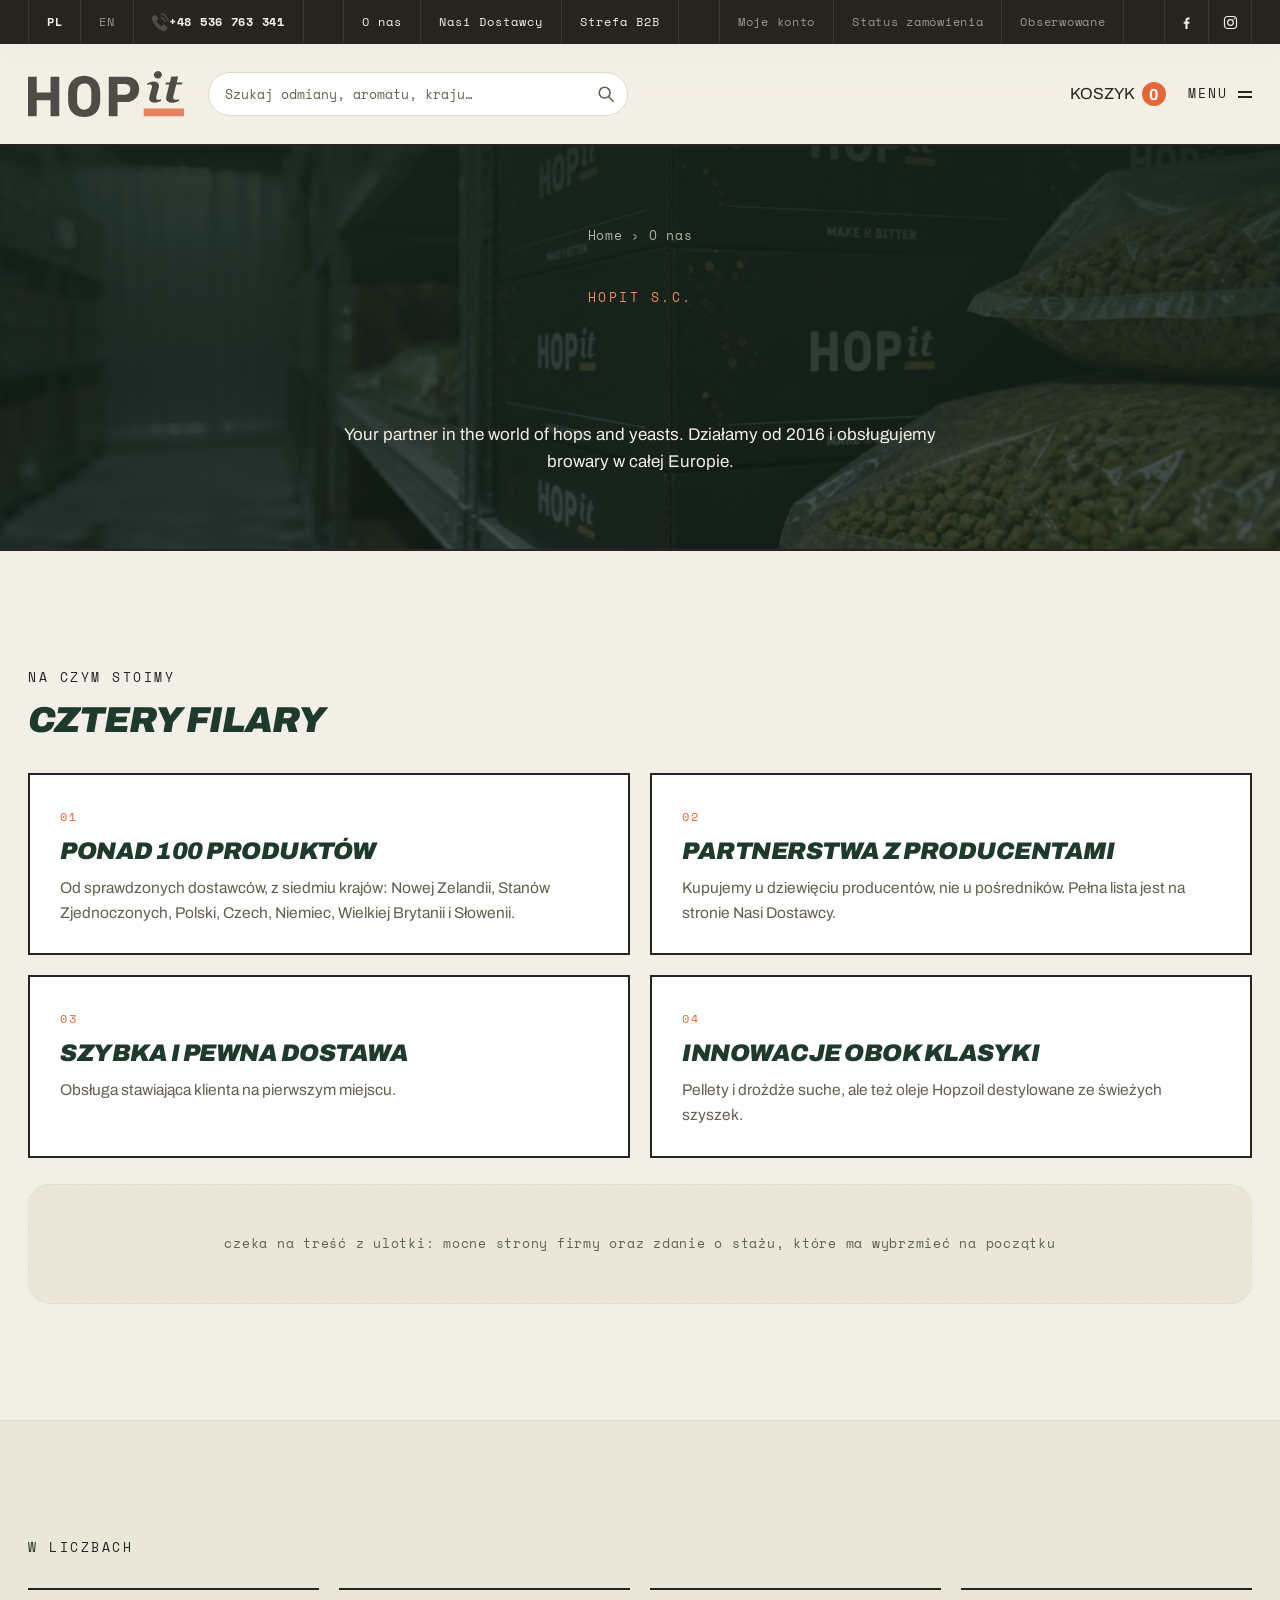
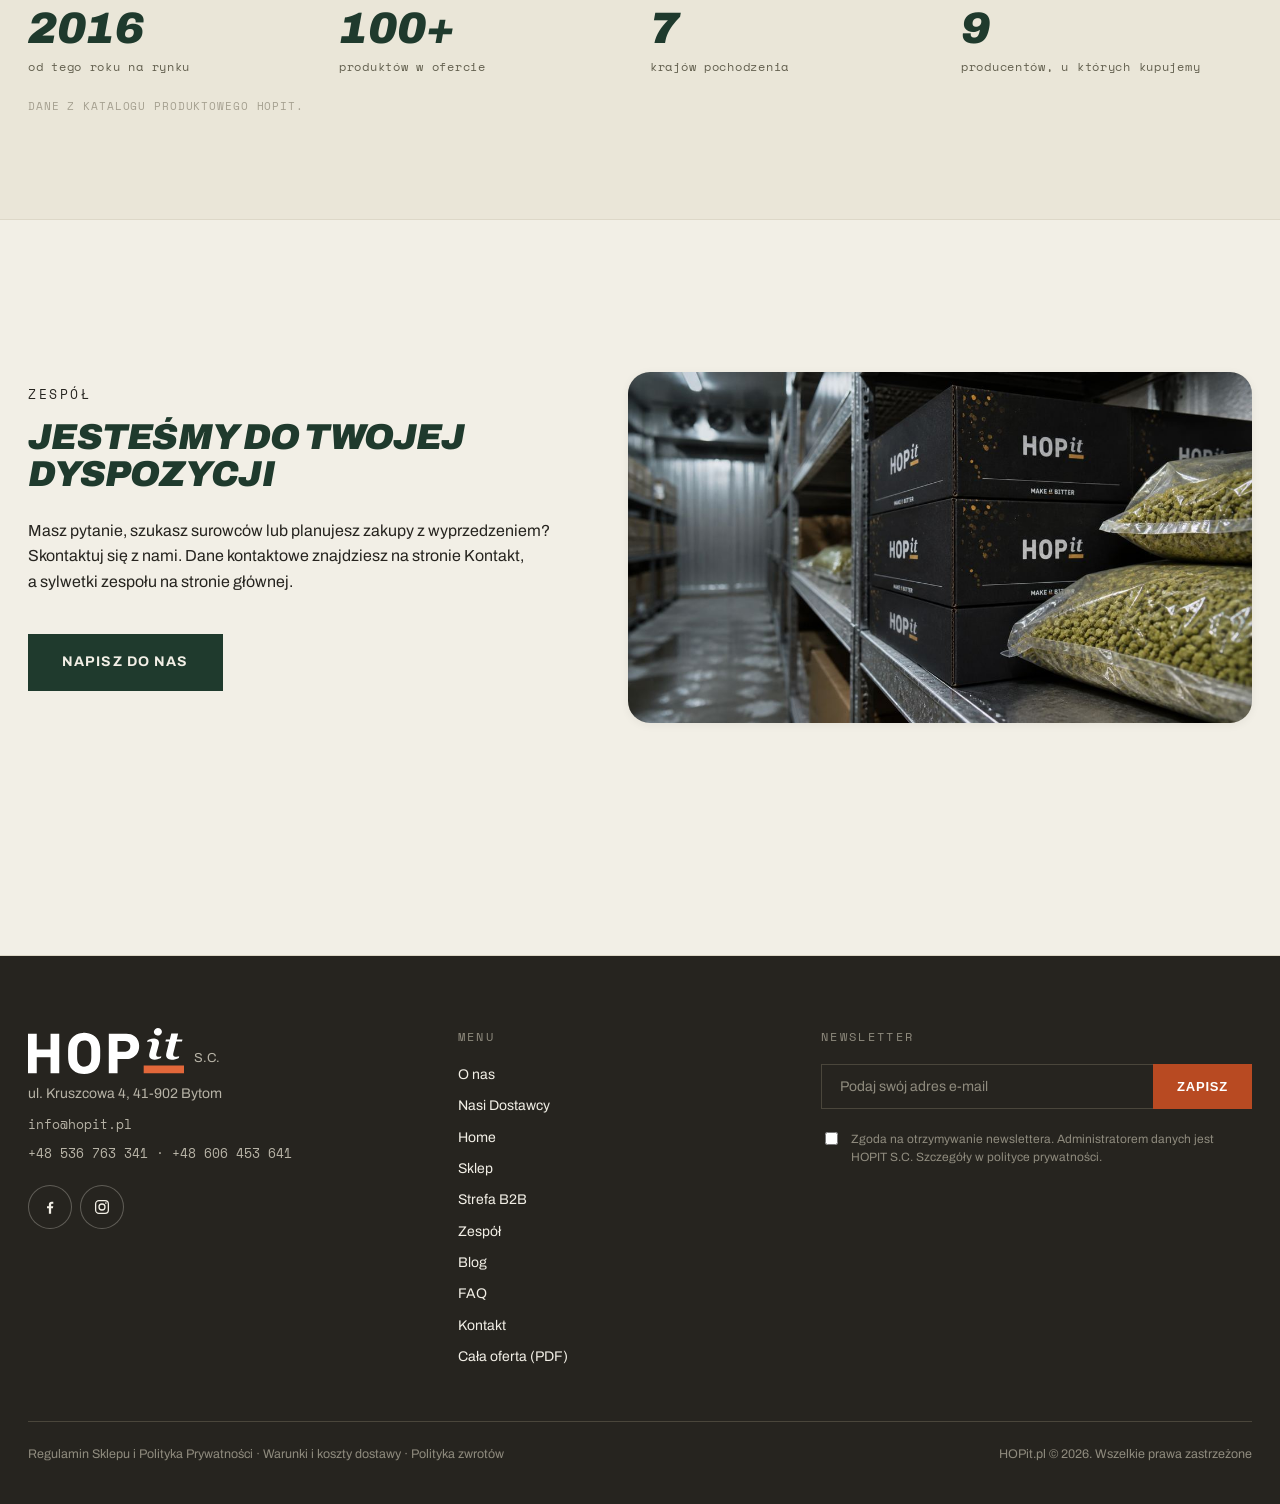
<file: o-nas.html>
<!DOCTYPE html>
<html lang="pl">
<head>
<meta charset="utf-8">
<meta name="viewport" content="width=device-width, initial-scale=1">
<title>O nas | HOPit</title>
<link rel="preconnect" href="https://fonts.googleapis.com">
<link rel="preconnect" href="https://fonts.gstatic.com" crossorigin>
<link href="https://fonts.googleapis.com/css2?family=Archivo:ital,wght@0,400;0,500;0,600;0,700;0,900;1,700;1,900&family=Space+Mono:wght@400;700&display=swap" rel="stylesheet">
<link rel="stylesheet" href="design.css">
</head>
<body>

<div class="belka ">
  <div class="topbar">
    <div class="wrap">
      <div class="topbar__grupa">
        <a class="topbar__poz topbar__poz--mocny" href="#">PL</a>
        <a class="topbar__poz" href="#">EN</a>
        <span class="topbar__poz topbar__poz--domyka topbar__tel"><img class="topbar__ikona" src="media/ikony/telefon.svg" alt="" width="17" height="17">+48 536 763 341</span>
      </div>
      <nav class="topbar__grupa topbar__grupa--dzialy" aria-label="Działy serwisu">
        <a class="topbar__poz topbar__poz--dzial" href="o-nas.html">O nas</a>
        <a class="topbar__poz topbar__poz--dzial" href="dostawcy.html">Nasi Dostawcy</a>
        <a class="topbar__poz topbar__poz--dzial topbar__poz--domyka" href="b2b.html">Strefa B2B</a>
      </nav>
      <div class="topbar__grupa">
        <a class="topbar__poz" href="#">Moje konto</a>
        <a class="topbar__poz" href="#">Status zamówienia</a>
        <a class="topbar__poz topbar__poz--domyka" href="#">Obserwowane</a>
      </div>
      <div class="topbar__grupa topbar__grupa--social" aria-label="HOPit w mediach społecznościowych">
        <a class="topbar__poz topbar__social" href="https://www.facebook.com/HOPit.Poland" target="_blank" rel="noopener" aria-label="Facebook"><svg viewBox="0 0 24 24" aria-hidden="true"><path fill="currentColor" d="M13.5 21v-7.2h2.4l.4-2.9h-2.8V9.1c0-.8.3-1.4 1.4-1.4h1.5V5.1c-.3 0-1.1-.1-2.2-.1-2.2 0-3.7 1.3-3.7 3.8v2.1H8v2.9h2.5V21h3Z"/></svg></a>
        <a class="topbar__poz topbar__poz--domyka topbar__social" href="https://www.instagram.com/hopit.pl/" target="_blank" rel="noopener" aria-label="Instagram"><svg viewBox="0 0 24 24" aria-hidden="true"><rect x="3.5" y="3.5" width="17" height="17" rx="4.5" fill="none" stroke="currentColor" stroke-width="1.7"/><circle cx="12" cy="12" r="4" fill="none" stroke="currentColor" stroke-width="1.7"/><circle cx="17.2" cy="6.8" r="1.1" fill="currentColor"/></svg></a>
      </div>
    </div>
  </div>

  <input type="checkbox" id="naw-box" class="naw-box" aria-label="Menu">
  <header class="naw naw--jasna">
    <div class="wrap">
      <a class="znak" href="index.html" aria-label="HOPit, strona główna"><img class="logo__znak" src="media/logo-hopit.svg" alt="HOPit" width="516" height="152"></a>
      <form class="szukaj" role="search" action="sklep.html" autocomplete="off">
        <label class="szukaj__etykieta" for="szukaj-6">Szukaj w sklepie</label>
        <input class="szukaj__pole" id="szukaj-6" type="search" name="q"
               placeholder="Szukaj odmiany, aromatu, kraju…" aria-describedby="szukaj-podpowiedz">
        <button class="szukaj__lupa" type="submit" aria-label="Szukaj">
          <svg viewBox="0 0 20 20" aria-hidden="true"><circle cx="8.5" cy="8.5" r="6" fill="none" stroke="currentColor" stroke-width="1.8"/><line x1="13" y1="13" x2="18" y2="18" stroke="currentColor" stroke-width="1.8" stroke-linecap="round"/></svg>
        </button>
        <div class="szukaj__wyniki" role="listbox" aria-label="Podpowiedzi" hidden></div>
      </form>
      <div class="naw__prawa">
        <a class="koszyk" href="koszyk.html">KOSZYK<span class="koszyk__plakietka">0</span></a>
        <label class="wyzwalacz" for="naw-box">Menu<span class="wyzwalacz__kreski" aria-hidden="true"></span></label>
      </div>
    </div>
  </header>
</div>

<div class="panel">
  <label class="panel__zaslona" for="naw-box" aria-label="Zamknij menu"></label>
  <span class="panel__warstwa panel__warstwa--a" aria-hidden="true"></span>
  <span class="panel__warstwa panel__warstwa--b" aria-hidden="true"></span>
  <div class="panel__tresc">
    <label class="panel__zamknij" for="naw-box">Zamknij<span></span></label>
    <nav class="panel__lista" aria-label="Nawigacja główna">
      <a class="panel__poz" href="o-nas.html">O NAS<sup>01</sup></a>
      <a class="panel__poz" href="dostawcy.html">NASI DOSTAWCY<sup>02</sup></a>
      <a class="panel__poz" href="sklep.html">PRODUKTY<sup>03</sup></a>
      <a class="panel__poz" href="b2b.html">STREFA B2B<sup>04</sup></a>
      <a class="panel__poz" href="index.html#zespol">ZESPÓŁ<sup>05</sup></a>
      <a class="panel__poz" href="blog.html">BLOG<sup>06</sup></a>
      <a class="panel__poz" href="faq.html">FAQ<sup>07</sup></a>
      <a class="panel__poz" href="kontakt.html">KONTAKT<sup>08</sup></a>
      <a class="panel__poz" href="koszyk.html">KOSZYK<sup>09</sup></a>
    </nav>
    <div class="panel__stopka">
      <span class="panel__etykieta">Kontakt</span>
      <div class="panel__kontakt">
        <a href="mailto:info@hopit.pl">info@hopit.pl</a>
        <a href="tel:+48536763341">+48 536 763 341</a>
        <span>ul. Kruszcowa 4, 41-902 Bytom</span>
      </div>
      <div class="social panel__social" aria-label="HOPit w mediach społecznościowych"><a href="https://www.facebook.com/HOPit.Poland" target="_blank" rel="noopener" aria-label="Facebook"><svg viewBox="0 0 24 24" aria-hidden="true"><path fill="currentColor" d="M13.5 21v-7.2h2.4l.4-2.9h-2.8V9.1c0-.8.3-1.4 1.4-1.4h1.5V5.1c-.3 0-1.1-.1-2.2-.1-2.2 0-3.7 1.3-3.7 3.8v2.1H8v2.9h2.5V21h3Z"/></svg></a><a href="https://www.instagram.com/hopit.pl/" target="_blank" rel="noopener" aria-label="Instagram"><svg viewBox="0 0 24 24" aria-hidden="true"><rect x="3.5" y="3.5" width="17" height="17" rx="4.5" fill="none" stroke="currentColor" stroke-width="1.7"/><circle cx="12" cy="12" r="4" fill="none" stroke="currentColor" stroke-width="1.7"/><circle cx="17.2" cy="6.8" r="1.1" fill="currentColor"/></svg></a></div>
      <div class="panel__jezyki" role="group" aria-label="Wybór języka"><a class="panel__jezyk" href="#" hreflang="pl" aria-current="true">PL</a><a class="panel__jezyk" href="#" hreflang="en">EN</a></div>
    </div>
  </div>
</div>

<section class="pas-naglowek pas-naglowek--onas">
  <div class="wrap">
    <div class="okruszki okruszki--jasne"><a href="index.html">Home</a> › <span>O nas</span></div>
    <p class="kicker">HOPit S.C.</p>
    <h1 class="tytul"><span class="marker"><span class="marker__tresc">O nas</span></span></h1>
    <p>Your partner in the world of hops and yeasts. Działamy od&nbsp;2016 i&nbsp;obsługujemy browary w&nbsp;całej Europie.</p>
  </div>
</section>

<section class="sekcja-zwykla">
  <div class="wrap">
    <p class="kicker">Na czym stoimy</p>
    <h2 class="tytul" style="margin-top:14px;color:var(--nori)">Cztery filary</h2>
    <div class="kroki-siatka">
      <article class="filar">
        <span class="filar__nr">01</span>
        <h3 class="tytul filar__nazwa">Ponad 100 produktów</h3>
        <p>Od sprawdzonych dostawców, z&nbsp;siedmiu krajów: Nowej Zelandii, Stanów Zjednoczonych, Polski, Czech, Niemiec, Wielkiej Brytanii i&nbsp;Słowenii.</p>
      </article>
      <article class="filar">
        <span class="filar__nr">02</span>
        <h3 class="tytul filar__nazwa">Partnerstwa z producentami</h3>
        <p>Kupujemy u&nbsp;dziewięciu producentów, nie u&nbsp;pośredników. Pełna lista jest na stronie <a href="dostawcy.html">Nasi Dostawcy</a>.</p>
      </article>
      <article class="filar">
        <span class="filar__nr">03</span>
        <h3 class="tytul filar__nazwa">Szybka i pewna dostawa</h3>
        <p>Obsługa stawiająca klienta na&nbsp;pierwszym miejscu.</p>
      </article>
      <article class="filar">
        <span class="filar__nr">04</span>
        <h3 class="tytul filar__nazwa">Innowacje obok klasyki</h3>
        <p>Pellety i&nbsp;drożdże suche, ale też oleje Hopzoil destylowane ze&nbsp;świeżych szyszek.</p>
      </article>
    </div>
    <p class="czeka" style="margin-top:26px">czeka na treść z ulotki: mocne strony firmy oraz zdanie o stażu, które ma wybrzmieć na początku</p>
  </div>
</section>

<section class="sekcja-zwykla sekcja-zwykla--krem">
  <div class="wrap">
    <p class="kicker">W liczbach</p>
    <div class="liczby">
      <div class="liczba"><b>2016</b><span>od tego roku na rynku</span></div>
      <div class="liczba"><b>100+</b><span>produktów w ofercie</span></div>
      <div class="liczba"><b>7</b><span>krajów pochodzenia</span></div>
      <div class="liczba"><b>9</b><span>producentów, u których kupujemy</span></div>
    </div>
    <p class="liczby__zrodlo">Dane z katalogu produktowego HOPit.</p>
  </div>
</section>

<section class="sekcja-zwykla">
  <div class="wrap dwie-kol">
    <div>
      <p class="kicker">Zespół</p>
      <h2 class="tytul" style="margin-top:14px;color:var(--nori)">Jesteśmy do Twojej dyspozycji</h2>
      <p style="margin-top:18px">Masz pytanie, szukasz surowców lub planujesz zakupy z&nbsp;wyprzedzeniem? Skontaktuj się z&nbsp;nami. Dane kontaktowe znajdziesz na&nbsp;stronie <a href="kontakt.html">Kontakt</a>, a&nbsp;sylwetki zespołu na&nbsp;<a href="index.html#zespol">stronie głównej</a>.</p>
      <a class="btn btn--nori" href="kontakt.html" style="margin-top:24px">Napisz do nas</a>
    </div>
    <figure class="foto-blok">
      <img src="media/pr-magazyn.jpg" alt="Magazyn HOPit" width="900" height="600" loading="lazy">
    </figure>
  </div>
</section>

<footer class="stopka">
  <div class="wrap">
    <div class="stopka__siatka">
      <div class="stopka__kol">
        <span class="stopka__logo"><img class="logo__znak logo__znak--stopka" src="media/logo-hopit.svg" alt="HOPit" width="516" height="152"><span class="stopka__szare">S.C.</span></span>
        <span class="stopka__szare">ul. Kruszcowa 4, 41-902 Bytom</span>
        <span class="stopka__mono">info@hopit.pl</span>
        <span class="stopka__mono">+48 536 763 341 · +48 606 453 641</span>
        <div class="social" aria-label="HOPit w mediach społecznościowych">
          <a href="https://www.facebook.com/HOPit.Poland" target="_blank" rel="noopener" aria-label="Facebook"><svg viewBox="0 0 24 24" aria-hidden="true"><path fill="currentColor" d="M13.5 21v-7.2h2.4l.4-2.9h-2.8V9.1c0-.8.3-1.4 1.4-1.4h1.5V5.1c-.3 0-1.1-.1-2.2-.1-2.2 0-3.7 1.3-3.7 3.8v2.1H8v2.9h2.5V21h3Z"/></svg></a>
          <a href="https://www.instagram.com/hopit.pl/" target="_blank" rel="noopener" aria-label="Instagram"><svg viewBox="0 0 24 24" aria-hidden="true"><rect x="3.5" y="3.5" width="17" height="17" rx="4.5" fill="none" stroke="currentColor" stroke-width="1.7"/><circle cx="12" cy="12" r="4" fill="none" stroke="currentColor" stroke-width="1.7"/><circle cx="17.2" cy="6.8" r="1.1" fill="currentColor"/></svg></a>
        </div>
      </div>
      <div class="stopka__kol">
        <span class="stopka__naglowek">MENU</span>
        <a href="o-nas.html">O nas</a>
        <a href="dostawcy.html">Nasi Dostawcy</a>
        <a href="index.html">Home</a>
        <a href="sklep.html">Sklep</a>
        <a href="b2b.html">Strefa B2B</a>
        <a href="index.html#zespol">Zespół</a>
        <a href="blog.html">Blog</a>
        <a href="faq.html">FAQ</a>
        <a href="kontakt.html">Kontakt</a>
        <a href="oferta.pdf" target="_blank" rel="noopener">Cała oferta (PDF)</a>
      </div>
      <div class="stopka__kol">
        <span class="stopka__naglowek">NEWSLETTER</span>
        <form class="newsletter" action="#" method="post">
          <input type="email" name="email" placeholder="Podaj swój adres e-mail" aria-label="Adres e-mail">
          <button type="button">Zapisz</button>
        </form>
        <label class="zgoda"><input type="checkbox"><span>Zgoda na otrzymywanie newslettera. Administratorem danych jest HOPIT S.C. Szczegóły w&nbsp;polityce prywatności.</span></label>
      </div>
    </div>
    <div class="stopka__prawna">
      <div><a href="#">Regulamin Sklepu i Polityka Prywatności</a> · <a href="#">Warunki i koszty dostawy</a> · <a href="#">Polityka zwrotów</a></div>
      <div>HOPit.pl © 2026. Wszelkie prawa zastrzeżone</div>
    </div>
  </div>
</footer>

<nav class="appbar" aria-label="Skróty">
  <a class="appbar__poz" href="sklep.html">
    <svg viewBox="0 0 24 24" aria-hidden="true"><path d="M4 7h16l-1.2 12.2a2 2 0 0 1-2 1.8H7.2a2 2 0 0 1-2-1.8L4 7Z" fill="none" stroke="currentColor" stroke-width="1.7"/><path d="M8.5 7V5.6a3.5 3.5 0 0 1 7 0V7" fill="none" stroke="currentColor" stroke-width="1.7"/></svg>
    <span>Sklep</span>
  </a>
  <button class="appbar__poz" type="button" data-szukaj-otworz>
    <svg viewBox="0 0 24 24" aria-hidden="true"><circle cx="10.5" cy="10.5" r="6.5" fill="none" stroke="currentColor" stroke-width="1.7"/><line x1="15.5" y1="15.5" x2="21" y2="21" stroke="currentColor" stroke-width="1.7" stroke-linecap="round"/></svg>
    <span>Szukaj</span>
  </button>
  <a class="appbar__poz" href="koszyk.html">
    <svg viewBox="0 0 24 24" aria-hidden="true"><path d="M3 4h2.2l2.4 10.6a2 2 0 0 0 2 1.6h7.6a2 2 0 0 0 2-1.5L21 8H6.2" fill="none" stroke="currentColor" stroke-width="1.7" stroke-linecap="round"/><circle cx="10" cy="20" r="1.4" fill="currentColor"/><circle cx="17.5" cy="20" r="1.4" fill="currentColor"/></svg>
    <span>Koszyk</span>
  </a>
  <a class="appbar__poz" href="kontakt.html">
    <svg viewBox="0 0 24 24" aria-hidden="true"><rect x="3" y="5" width="18" height="14" rx="2" fill="none" stroke="currentColor" stroke-width="1.7"/><path d="m3.8 6.6 8.2 6 8.2-6" fill="none" stroke="currentColor" stroke-width="1.7"/></svg>
    <span>Kontakt</span>
  </a>
</nav>

<div class="szukajka" hidden>
  <button class="szukajka__zaslona" type="button" data-szukaj-zamknij aria-label="Zamknij wyszukiwanie"></button>
  <div class="szukajka__tresc">
    <form class="szukaj szukaj--pelna" role="search" action="sklep.html" autocomplete="off">
      <label class="szukaj__etykieta" for="szukaj-mobile">Szukaj w sklepie</label>
      <input class="szukaj__pole" id="szukaj-mobile" type="search" name="q"
             placeholder="Szukaj odmiany, aromatu, kraju…">
      <button class="szukaj__lupa" type="submit" aria-label="Szukaj">
        <svg viewBox="0 0 20 20" aria-hidden="true"><circle cx="8.5" cy="8.5" r="6" fill="none" stroke="currentColor" stroke-width="1.8"/><line x1="13" y1="13" x2="18" y2="18" stroke="currentColor" stroke-width="1.8" stroke-linecap="round"/></svg>
      </button>
      <div class="szukaj__wyniki" role="listbox" aria-label="Podpowiedzi" hidden></div>
    </form>
    <button class="szukajka__zamknij" type="button" data-szukaj-zamknij>Zamknij</button>
  </div>
</div>

<script src="nawigacja.js" defer></script>

</body>
</html>
</file>
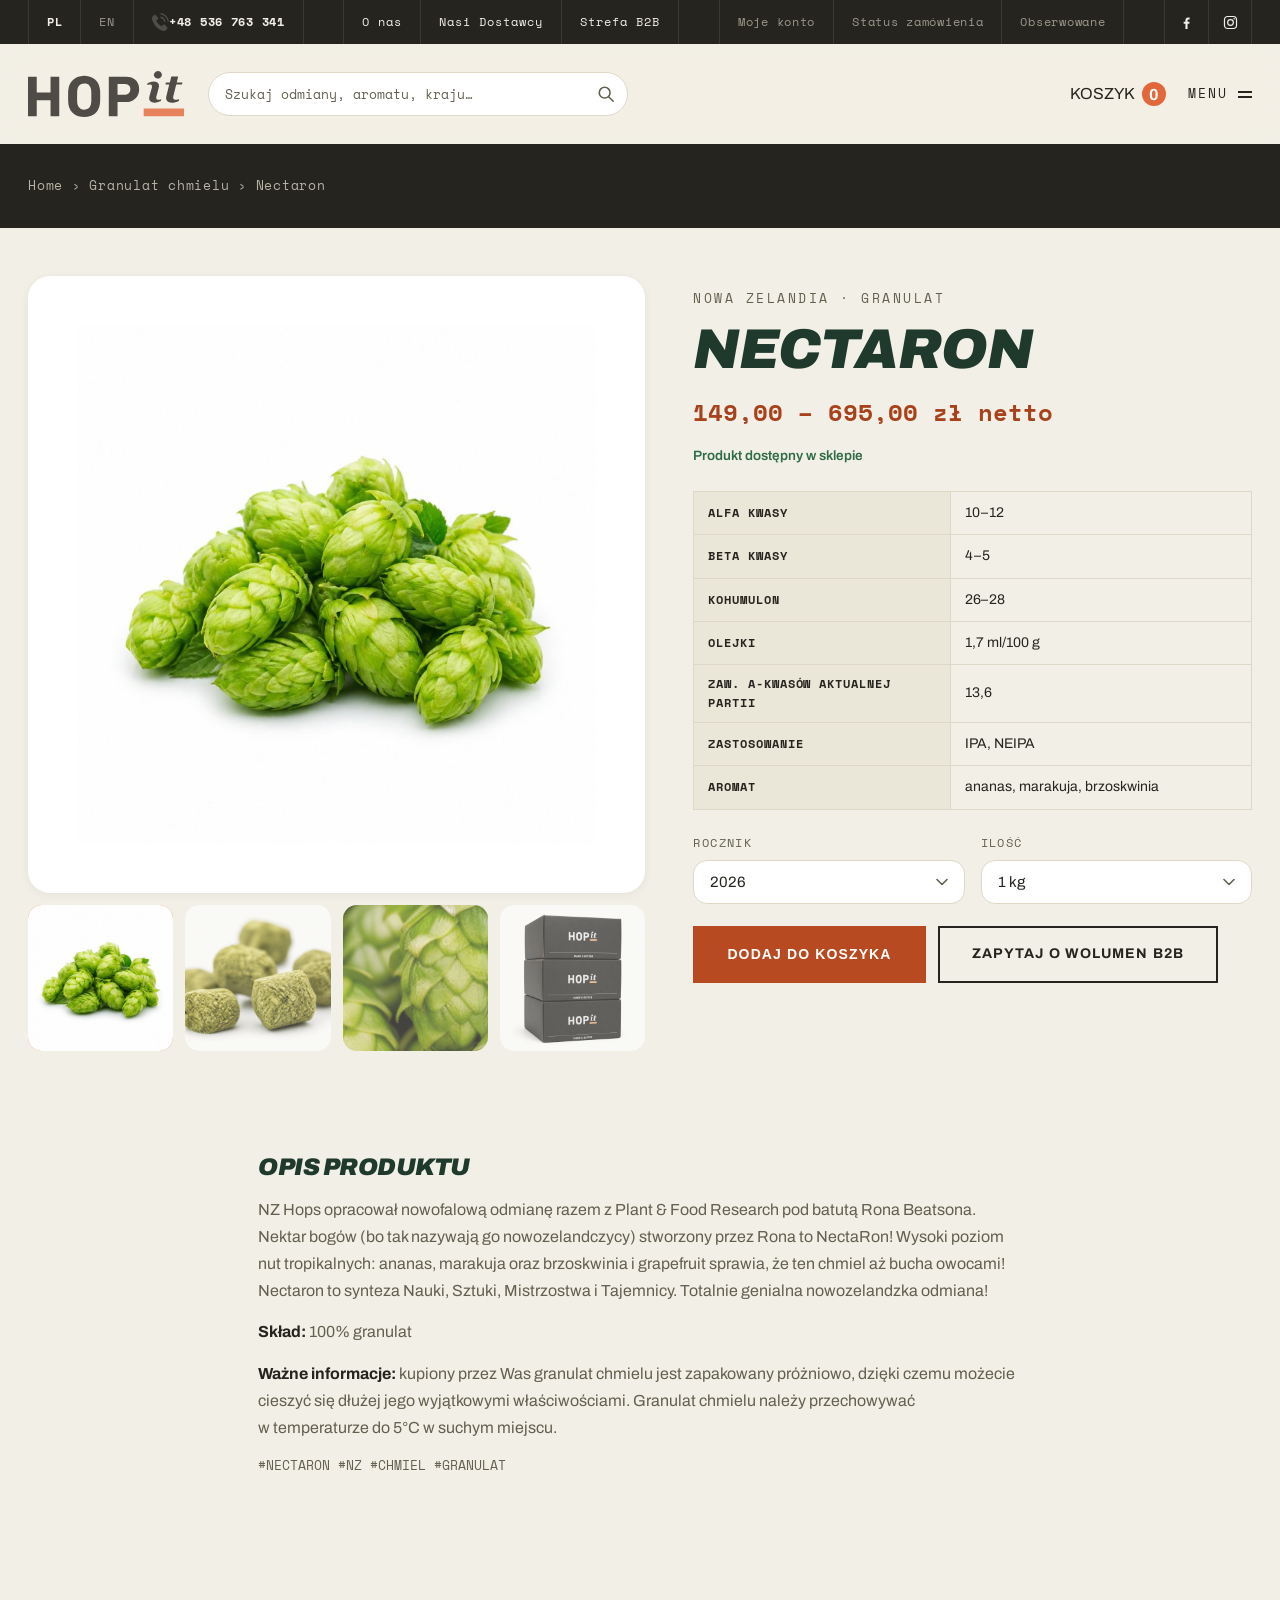
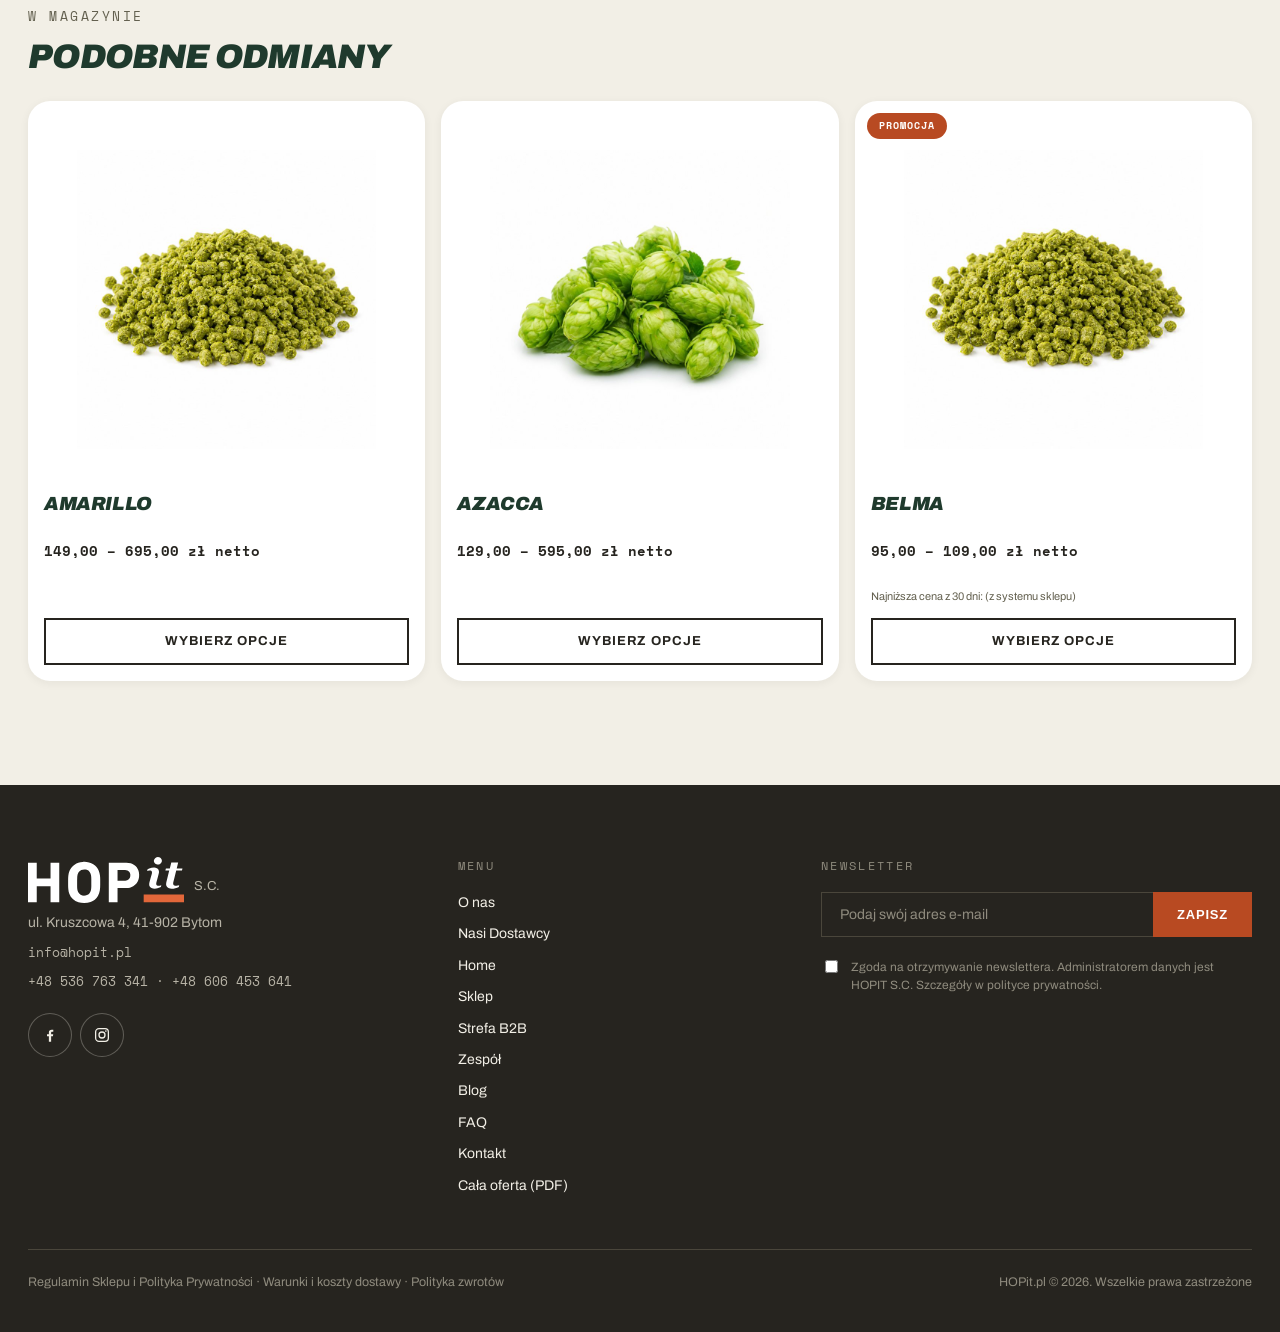
<file: produkt.html>
<!DOCTYPE html>
<html lang="pl">
<head>
<meta charset="utf-8">
<meta name="viewport" content="width=device-width, initial-scale=1">
<title>Nectaron: granulat chmielu | HOPit</title>
<link rel="preconnect" href="https://fonts.googleapis.com">
<link rel="preconnect" href="https://fonts.gstatic.com" crossorigin>
<link href="https://fonts.googleapis.com/css2?family=Archivo:ital,wght@0,400;0,500;0,600;0,700;0,900;1,700;1,900&family=Space+Mono:wght@400;700&display=swap" rel="stylesheet">
<link rel="stylesheet" href="design.css">
</head>
<body>

<div class="belka ">
  <div class="topbar">
    <div class="wrap">
      <div class="topbar__grupa">
        <a class="topbar__poz topbar__poz--mocny" href="#">PL</a>
        <a class="topbar__poz" href="#">EN</a>
        <span class="topbar__poz topbar__poz--domyka topbar__tel"><img class="topbar__ikona" src="media/ikony/telefon.svg" alt="" width="17" height="17">+48 536 763 341</span>
      </div>
      <nav class="topbar__grupa topbar__grupa--dzialy" aria-label="Działy serwisu">
        <a class="topbar__poz topbar__poz--dzial" href="o-nas.html">O nas</a>
        <a class="topbar__poz topbar__poz--dzial" href="dostawcy.html">Nasi Dostawcy</a>
        <a class="topbar__poz topbar__poz--dzial topbar__poz--domyka" href="b2b.html">Strefa B2B</a>
      </nav>
      <div class="topbar__grupa">
        <a class="topbar__poz" href="#">Moje konto</a>
        <a class="topbar__poz" href="#">Status zamówienia</a>
        <a class="topbar__poz topbar__poz--domyka" href="#">Obserwowane</a>
      </div>
      <div class="topbar__grupa topbar__grupa--social" aria-label="HOPit w mediach społecznościowych">
        <a class="topbar__poz topbar__social" href="https://www.facebook.com/HOPit.Poland" target="_blank" rel="noopener" aria-label="Facebook"><svg viewBox="0 0 24 24" aria-hidden="true"><path fill="currentColor" d="M13.5 21v-7.2h2.4l.4-2.9h-2.8V9.1c0-.8.3-1.4 1.4-1.4h1.5V5.1c-.3 0-1.1-.1-2.2-.1-2.2 0-3.7 1.3-3.7 3.8v2.1H8v2.9h2.5V21h3Z"/></svg></a>
        <a class="topbar__poz topbar__poz--domyka topbar__social" href="https://www.instagram.com/hopit.pl/" target="_blank" rel="noopener" aria-label="Instagram"><svg viewBox="0 0 24 24" aria-hidden="true"><rect x="3.5" y="3.5" width="17" height="17" rx="4.5" fill="none" stroke="currentColor" stroke-width="1.7"/><circle cx="12" cy="12" r="4" fill="none" stroke="currentColor" stroke-width="1.7"/><circle cx="17.2" cy="6.8" r="1.1" fill="currentColor"/></svg></a>
      </div>
    </div>
  </div>

  <input type="checkbox" id="naw-box" class="naw-box" aria-label="Menu">
  <header class="naw naw--jasna">
    <div class="wrap">
      <a class="znak" href="index.html" aria-label="HOPit, strona główna"><img class="logo__znak" src="media/logo-hopit.svg" alt="HOPit" width="516" height="152"></a>
      <form class="szukaj" role="search" action="sklep.html" autocomplete="off">
        <label class="szukaj__etykieta" for="szukaj-2">Szukaj w sklepie</label>
        <input class="szukaj__pole" id="szukaj-2" type="search" name="q"
               placeholder="Szukaj odmiany, aromatu, kraju…" aria-describedby="szukaj-podpowiedz">
        <button class="szukaj__lupa" type="submit" aria-label="Szukaj">
          <svg viewBox="0 0 20 20" aria-hidden="true"><circle cx="8.5" cy="8.5" r="6" fill="none" stroke="currentColor" stroke-width="1.8"/><line x1="13" y1="13" x2="18" y2="18" stroke="currentColor" stroke-width="1.8" stroke-linecap="round"/></svg>
        </button>
        <div class="szukaj__wyniki" role="listbox" aria-label="Podpowiedzi" hidden></div>
      </form>
      <div class="naw__prawa">
        <a class="koszyk" href="koszyk.html">KOSZYK<span class="koszyk__plakietka">0</span></a>
        <label class="wyzwalacz" for="naw-box">Menu<span class="wyzwalacz__kreski" aria-hidden="true"></span></label>
      </div>
    </div>
  </header>
</div>

<div class="panel">
  <label class="panel__zaslona" for="naw-box" aria-label="Zamknij menu"></label>
  <span class="panel__warstwa panel__warstwa--a" aria-hidden="true"></span>
  <span class="panel__warstwa panel__warstwa--b" aria-hidden="true"></span>
  <div class="panel__tresc">
    <label class="panel__zamknij" for="naw-box">Zamknij<span></span></label>
    <nav class="panel__lista" aria-label="Nawigacja główna">
      <a class="panel__poz" href="o-nas.html">O NAS<sup>01</sup></a>
      <a class="panel__poz" href="dostawcy.html">NASI DOSTAWCY<sup>02</sup></a>
      <a class="panel__poz" href="sklep.html">PRODUKTY<sup>03</sup></a>
      <a class="panel__poz" href="b2b.html">STREFA B2B<sup>04</sup></a>
      <a class="panel__poz" href="index.html#zespol">ZESPÓŁ<sup>05</sup></a>
      <a class="panel__poz" href="blog.html">BLOG<sup>06</sup></a>
      <a class="panel__poz" href="faq.html">FAQ<sup>07</sup></a>
      <a class="panel__poz" href="kontakt.html">KONTAKT<sup>08</sup></a>
      <a class="panel__poz" href="koszyk.html">KOSZYK<sup>09</sup></a>
    </nav>
    <div class="panel__stopka">
      <span class="panel__etykieta">Kontakt</span>
      <div class="panel__kontakt">
        <a href="mailto:info@hopit.pl">info@hopit.pl</a>
        <a href="tel:+48536763341">+48 536 763 341</a>
        <span>ul. Kruszcowa 4, 41-902 Bytom</span>
      </div>
      <div class="social panel__social" aria-label="HOPit w mediach społecznościowych"><a href="https://www.facebook.com/HOPit.Poland" target="_blank" rel="noopener" aria-label="Facebook"><svg viewBox="0 0 24 24" aria-hidden="true"><path fill="currentColor" d="M13.5 21v-7.2h2.4l.4-2.9h-2.8V9.1c0-.8.3-1.4 1.4-1.4h1.5V5.1c-.3 0-1.1-.1-2.2-.1-2.2 0-3.7 1.3-3.7 3.8v2.1H8v2.9h2.5V21h3Z"/></svg></a><a href="https://www.instagram.com/hopit.pl/" target="_blank" rel="noopener" aria-label="Instagram"><svg viewBox="0 0 24 24" aria-hidden="true"><rect x="3.5" y="3.5" width="17" height="17" rx="4.5" fill="none" stroke="currentColor" stroke-width="1.7"/><circle cx="12" cy="12" r="4" fill="none" stroke="currentColor" stroke-width="1.7"/><circle cx="17.2" cy="6.8" r="1.1" fill="currentColor"/></svg></a></div>
      <div class="panel__jezyki" role="group" aria-label="Wybór języka"><a class="panel__jezyk" href="#" hreflang="pl" aria-current="true">PL</a><a class="panel__jezyk" href="#" hreflang="en">EN</a></div>
    </div>
  </div>
</div>

<div class="pas-okruszki">
  <div class="wrap"><div class="okruszki okruszki--jasne"><a href="index.html">Home</a> › <a href="sklep.html">Granulat chmielu</a> › <span>Nectaron</span></div></div>
</div>

<div class="wrap produkt">
  <div class="galeria-p" data-galeria>
    <div class="galeria-p__glowne"><img src="assets/mini-szyszki.jpg" alt="Szyszki chmielu Nectaron"></div>
    <div class="galeria-p__minis" role="group" aria-label="Kadry produktu">
      <button type="button" aria-current="true" data-duze="assets/mini-szyszki.jpg" data-opis="Szyszki chmielu Nectaron"><img src="assets/mini-szyszki.jpg" alt="Szyszki chmielu Nectaron"></button>
      <button type="button" data-duze="assets/granulat-makro.jpg" data-opis="Granulat chmielu w powiększeniu"><img src="assets/granulat-makro.jpg" alt="Granulat chmielu w powiększeniu"></button>
      <button type="button" data-duze="assets/szyszki-makro.jpg" data-opis="Szyszka chmielu w powiększeniu"><img src="assets/szyszki-makro.jpg" alt="Szyszka chmielu w powiększeniu"></button>
      <button type="button" data-duze="assets/stos-kartonow.jpg" data-opis="Kartony HOPit"><img src="assets/stos-kartonow.jpg" alt="Kartony HOPit"></button>
    </div>
  </div>

  <div class="produkt__info">
    <p class="kicker" style="color:var(--tekst-2)">Nowa Zelandia · granulat</p>
    <h1 class="tytul" style="margin-top:12px">Nectaron</h1>
    <p class="produkt__cena">149,00 – 695,00 zł netto</p>
    <p class="produkt__dostepnosc">Produkt dostępny w sklepie</p>

    <table class="parametry">
      <tr><th>ALFA KWASY</th><td>10–12</td></tr>
      <tr><th>BETA KWASY</th><td>4–5</td></tr>
      <tr><th>KOHUMULON</th><td>26–28</td></tr>
      <tr><th>OLEJKI</th><td>1,7 ml/100 g</td></tr>
      <tr><th>ZAW. A-KWASÓW AKTUALNEJ PARTII</th><td>13,6</td></tr>
      <tr><th>ZASTOSOWANIE</th><td>IPA, NEIPA</td></tr>
      <tr><th>AROMAT</th><td>ananas, marakuja, brzoskwinia</td></tr>
    </table>

    <form>
      <div class="form-siatka">
        <div class="pole">
          <label for="rocznik">Rocznik</label>
          <select id="rocznik"><option>2026</option></select>
        </div>
        <div class="pole">
          <label for="ilosc">Ilość</label>
          <select id="ilosc"><option>1 kg</option><option>5 kg</option></select>
        </div>
      </div>
      <div class="produkt__akcje">
        <div class="akcja-przypieta"><button class="btn btn--akcent" type="button">Dodaj do koszyka</button></div>
        <a class="btn btn--obrys" href="b2b.html#formularz">Zapytaj o wolumen B2B</a>
      </div>
    </form>
  </div>
</div>

<div class="wrap produkt__opis">
  <h2 class="tytul">Opis produktu</h2>
  <p>NZ Hops opracował nowofalową odmianę razem z&nbsp;Plant &amp; Food Research pod batutą Rona Beatsona. Nektar bogów (bo tak nazywają go nowozelandczycy) stworzony przez Rona to NectaRon! Wysoki poziom nut tropikalnych: ananas, marakuja oraz brzoskwinia i&nbsp;grapefruit sprawia, że ten chmiel aż bucha owocami! Nectaron to synteza Nauki, Sztuki, Mistrzostwa i&nbsp;Tajemnicy. Totalnie genialna nowozelandzka odmiana!</p>
  <p><b>Skład:</b> 100% granulat</p>
  <p><b>Ważne informacje:</b> kupiony przez Was granulat chmielu jest zapakowany próżniowo, dzięki czemu możecie cieszyć się dłużej jego wyjątkowymi właściwościami. Granulat chmielu należy przechowywać w&nbsp;temperaturze do 5°C w&nbsp;suchym miejscu.</p>
  <p class="hasztagi">#NECTARON #NZ #CHMIEL #GRANULAT</p>
</div>

<div class="wrap podobne">
  <p class="kicker" style="color:var(--tekst-2)">W magazynie</p>
  <h2 class="tytul" style="margin-top:12px">Podobne odmiany</h2>
  <div class="listing">
    <article class="prod-k">
      <div class="prod-k__foto"><img src="assets/mini-granulat.jpg" alt="" loading="lazy"></div>
      <h3 class="tytul prod-k__nazwa">Amarillo</h3>
      <p class="prod-k__cena">149,00 – 695,00 zł netto</p>
      <a class="btn btn--obrys btn--male" href="#">Wybierz opcje</a>
    </article>
    <article class="prod-k">
      <div class="prod-k__foto"><img src="assets/mini-szyszki.jpg" alt="" loading="lazy"></div>
      <h3 class="tytul prod-k__nazwa">Azacca</h3>
      <p class="prod-k__cena">129,00 – 595,00 zł netto</p>
      <a class="btn btn--obrys btn--male" href="#">Wybierz opcje</a>
    </article>
    <article class="prod-k">
      <span class="prod-k__badge">PROMOCJA</span>
      <div class="prod-k__foto"><img src="assets/mini-granulat.jpg" alt="" loading="lazy"></div>
      <h3 class="tytul prod-k__nazwa">Belma</h3>
      <p class="prod-k__cena">95,00 – 109,00 zł netto</p>
      <p class="prod-k__omnibus">Najniższa cena z 30 dni: (z systemu sklepu)</p>
      <a class="btn btn--obrys btn--male" href="#">Wybierz opcje</a>
    </article>
  </div>
</div>

<footer class="stopka">
  <div class="wrap">
    <div class="stopka__siatka">
      <div class="stopka__kol">
        <span class="stopka__logo"><img class="logo__znak logo__znak--stopka" src="media/logo-hopit.svg" alt="HOPit" width="516" height="152"><span class="stopka__szare">S.C.</span></span>
        <span class="stopka__szare">ul. Kruszcowa 4, 41-902 Bytom</span>
        <span class="stopka__mono">info@hopit.pl</span>
        <span class="stopka__mono">+48 536 763 341 · +48 606 453 641</span>
        <div class="social" aria-label="HOPit w mediach społecznościowych">
          <a href="https://www.facebook.com/HOPit.Poland" target="_blank" rel="noopener" aria-label="Facebook"><svg viewBox="0 0 24 24" aria-hidden="true"><path fill="currentColor" d="M13.5 21v-7.2h2.4l.4-2.9h-2.8V9.1c0-.8.3-1.4 1.4-1.4h1.5V5.1c-.3 0-1.1-.1-2.2-.1-2.2 0-3.7 1.3-3.7 3.8v2.1H8v2.9h2.5V21h3Z"/></svg></a>
          <a href="https://www.instagram.com/hopit.pl/" target="_blank" rel="noopener" aria-label="Instagram"><svg viewBox="0 0 24 24" aria-hidden="true"><rect x="3.5" y="3.5" width="17" height="17" rx="4.5" fill="none" stroke="currentColor" stroke-width="1.7"/><circle cx="12" cy="12" r="4" fill="none" stroke="currentColor" stroke-width="1.7"/><circle cx="17.2" cy="6.8" r="1.1" fill="currentColor"/></svg></a>
        </div>
      </div>
      <div class="stopka__kol">
        <span class="stopka__naglowek">MENU</span>
        <a href="o-nas.html">O nas</a>
        <a href="dostawcy.html">Nasi Dostawcy</a>
        <a href="index.html">Home</a>
        <a href="sklep.html">Sklep</a>
        <a href="b2b.html">Strefa B2B</a>
        <a href="index.html#zespol">Zespół</a>
        <a href="blog.html">Blog</a>
        <a href="faq.html">FAQ</a>
        <a href="kontakt.html">Kontakt</a>
        <a href="oferta.pdf" target="_blank" rel="noopener">Cała oferta (PDF)</a>
      </div>
      <div class="stopka__kol">
        <span class="stopka__naglowek">NEWSLETTER</span>
        <form class="newsletter" action="#" method="post">
          <input type="email" name="email" placeholder="Podaj swój adres e-mail" aria-label="Adres e-mail">
          <button type="button">Zapisz</button>
        </form>
        <label class="zgoda"><input type="checkbox"><span>Zgoda na otrzymywanie newslettera. Administratorem danych jest HOPIT S.C. Szczegóły w&nbsp;polityce prywatności.</span></label>
      </div>
    </div>
    <div class="stopka__prawna">
      <div><a href="#">Regulamin Sklepu i Polityka Prywatności</a> · <a href="#">Warunki i koszty dostawy</a> · <a href="#">Polityka zwrotów</a></div>
      <div>HOPit.pl © 2026. Wszelkie prawa zastrzeżone</div>
    </div>
  </div>
</footer>

<script src="produkt.js"></script>
<nav class="appbar" aria-label="Skróty">
  <a class="appbar__poz" href="sklep.html">
    <svg viewBox="0 0 24 24" aria-hidden="true"><path d="M4 7h16l-1.2 12.2a2 2 0 0 1-2 1.8H7.2a2 2 0 0 1-2-1.8L4 7Z" fill="none" stroke="currentColor" stroke-width="1.7"/><path d="M8.5 7V5.6a3.5 3.5 0 0 1 7 0V7" fill="none" stroke="currentColor" stroke-width="1.7"/></svg>
    <span>Sklep</span>
  </a>
  <button class="appbar__poz" type="button" data-szukaj-otworz>
    <svg viewBox="0 0 24 24" aria-hidden="true"><circle cx="10.5" cy="10.5" r="6.5" fill="none" stroke="currentColor" stroke-width="1.7"/><line x1="15.5" y1="15.5" x2="21" y2="21" stroke="currentColor" stroke-width="1.7" stroke-linecap="round"/></svg>
    <span>Szukaj</span>
  </button>
  <a class="appbar__poz" href="koszyk.html">
    <svg viewBox="0 0 24 24" aria-hidden="true"><path d="M3 4h2.2l2.4 10.6a2 2 0 0 0 2 1.6h7.6a2 2 0 0 0 2-1.5L21 8H6.2" fill="none" stroke="currentColor" stroke-width="1.7" stroke-linecap="round"/><circle cx="10" cy="20" r="1.4" fill="currentColor"/><circle cx="17.5" cy="20" r="1.4" fill="currentColor"/></svg>
    <span>Koszyk</span>
  </a>
  <a class="appbar__poz" href="kontakt.html">
    <svg viewBox="0 0 24 24" aria-hidden="true"><rect x="3" y="5" width="18" height="14" rx="2" fill="none" stroke="currentColor" stroke-width="1.7"/><path d="m3.8 6.6 8.2 6 8.2-6" fill="none" stroke="currentColor" stroke-width="1.7"/></svg>
    <span>Kontakt</span>
  </a>
</nav>

<div class="szukajka" hidden>
  <button class="szukajka__zaslona" type="button" data-szukaj-zamknij aria-label="Zamknij wyszukiwanie"></button>
  <div class="szukajka__tresc">
    <form class="szukaj szukaj--pelna" role="search" action="sklep.html" autocomplete="off">
      <label class="szukaj__etykieta" for="szukaj-mobile">Szukaj w sklepie</label>
      <input class="szukaj__pole" id="szukaj-mobile" type="search" name="q"
             placeholder="Szukaj odmiany, aromatu, kraju…">
      <button class="szukaj__lupa" type="submit" aria-label="Szukaj">
        <svg viewBox="0 0 20 20" aria-hidden="true"><circle cx="8.5" cy="8.5" r="6" fill="none" stroke="currentColor" stroke-width="1.8"/><line x1="13" y1="13" x2="18" y2="18" stroke="currentColor" stroke-width="1.8" stroke-linecap="round"/></svg>
      </button>
      <div class="szukaj__wyniki" role="listbox" aria-label="Podpowiedzi" hidden></div>
    </form>
    <button class="szukajka__zamknij" type="button" data-szukaj-zamknij>Zamknij</button>
  </div>
</div>

<script src="nawigacja.js" defer></script>

</body>
</html>
</file>
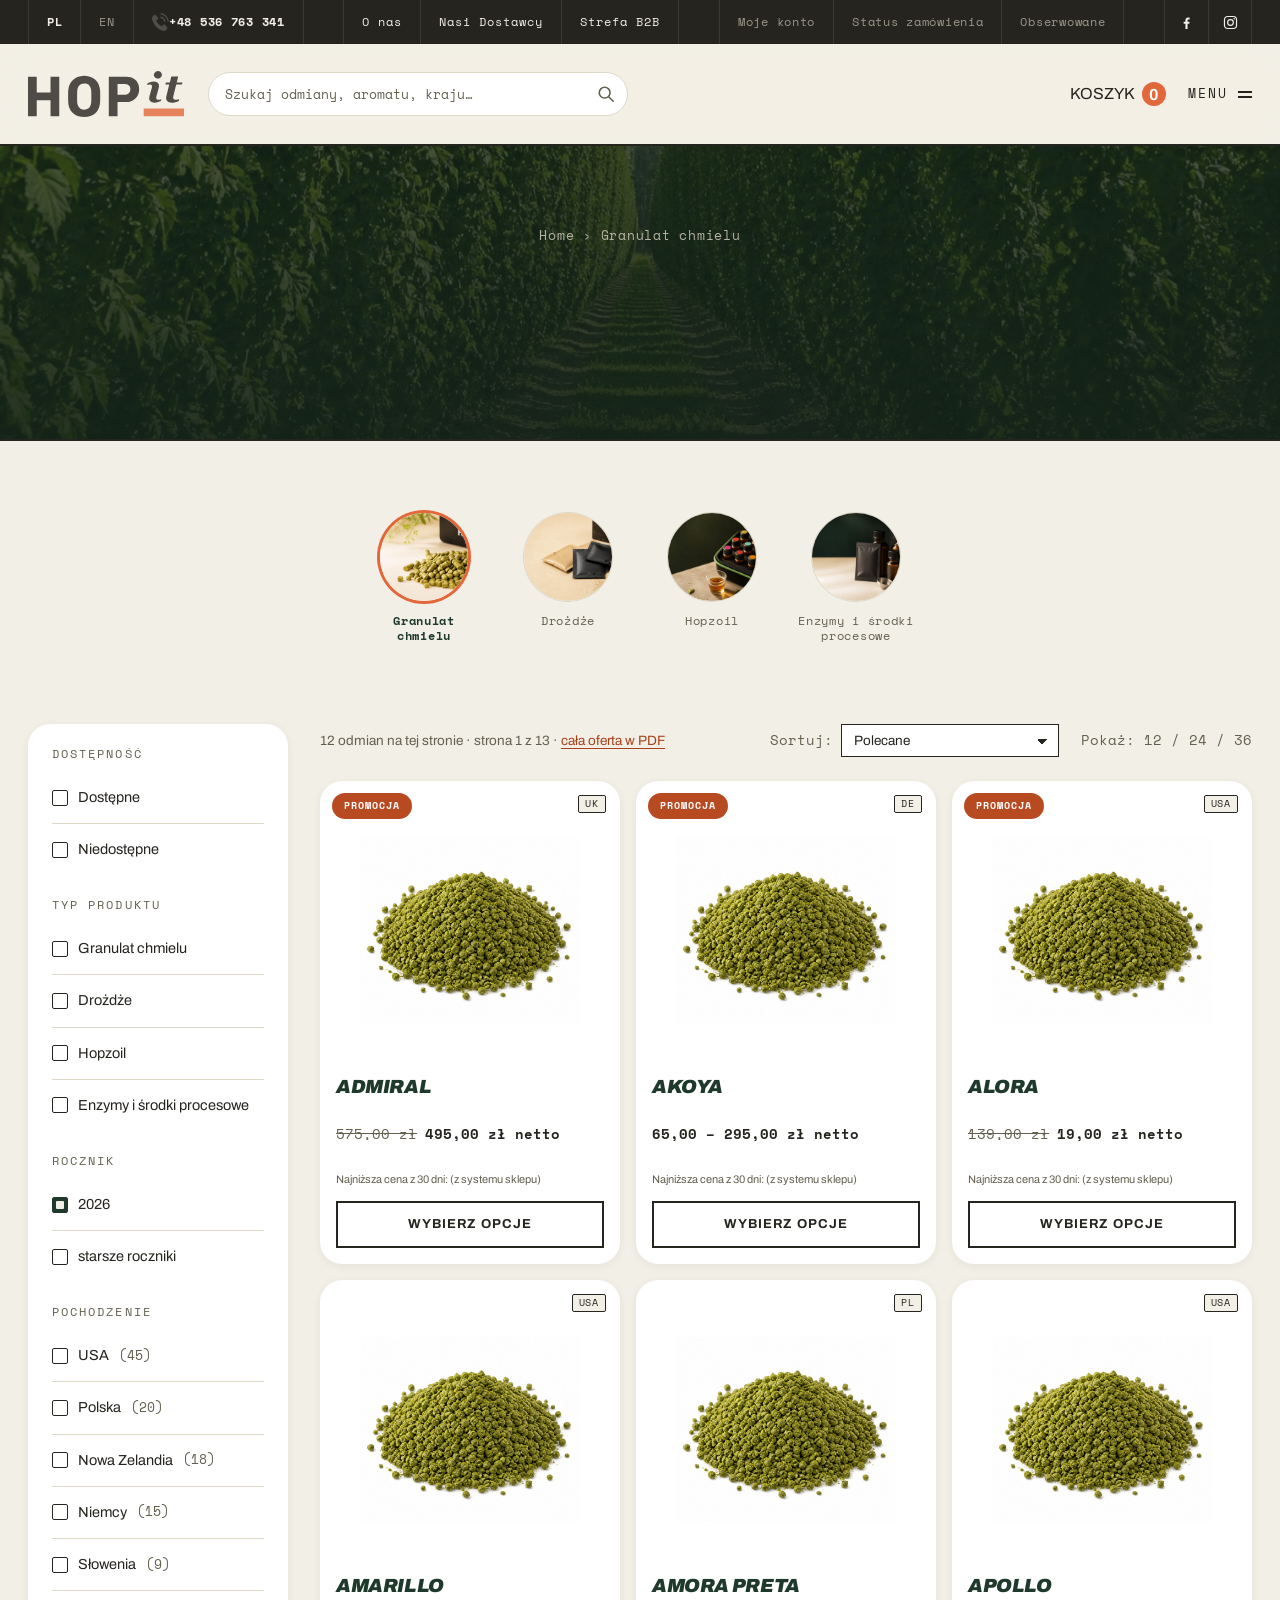
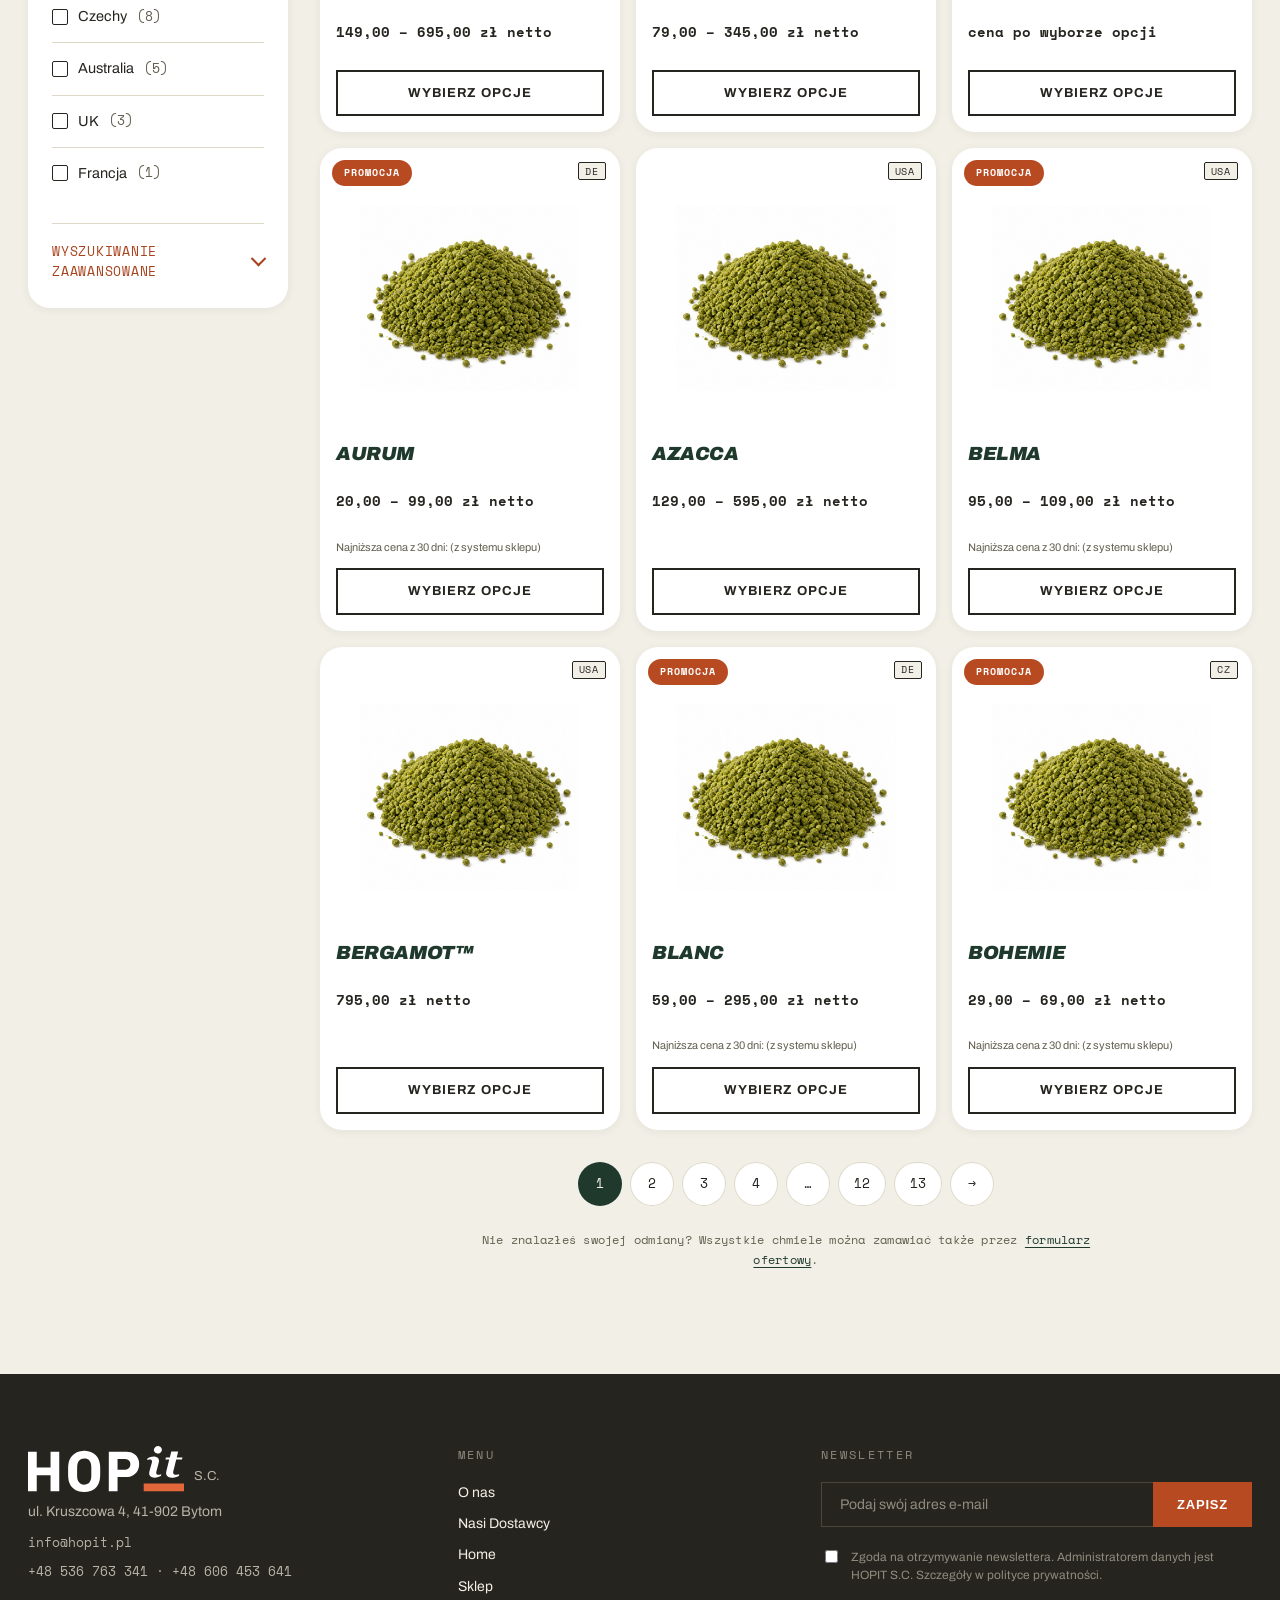
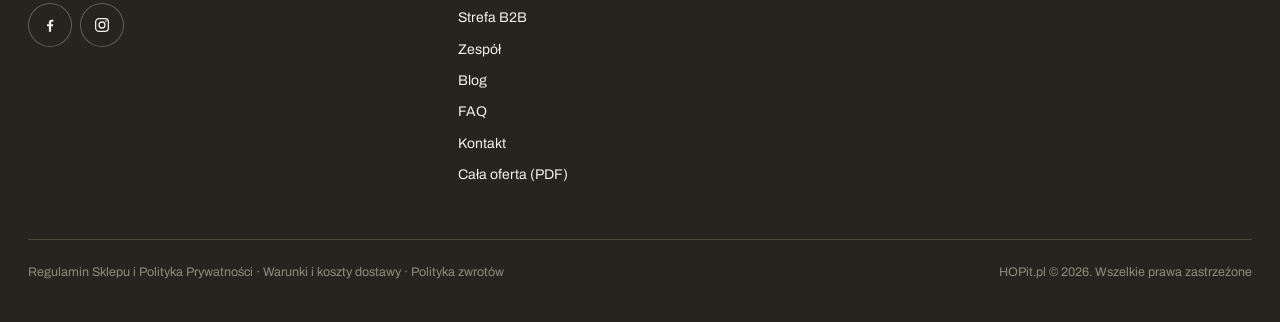
<file: sklep.html>
<!DOCTYPE html>
<html lang="pl">
<head>
<meta charset="utf-8">
<meta name="viewport" content="width=device-width, initial-scale=1">
<title>Granulat chmielu: sklep HOPit</title>
<link rel="preconnect" href="https://fonts.googleapis.com">
<link rel="preconnect" href="https://fonts.gstatic.com" crossorigin>
<link href="https://fonts.googleapis.com/css2?family=Archivo:ital,wght@0,400;0,500;0,600;0,700;0,900;1,700;1,900&family=Space+Mono:wght@400;700&display=swap" rel="stylesheet">
<link rel="stylesheet" href="design.css">
</head>
<body>

<div class="belka ">
  <div class="topbar">
    <div class="wrap">
      <div class="topbar__grupa">
        <a class="topbar__poz topbar__poz--mocny" href="#">PL</a>
        <a class="topbar__poz" href="#">EN</a>
        <span class="topbar__poz topbar__poz--domyka topbar__tel"><img class="topbar__ikona" src="media/ikony/telefon.svg" alt="" width="17" height="17">+48 536 763 341</span>
      </div>
      <nav class="topbar__grupa topbar__grupa--dzialy" aria-label="Działy serwisu">
        <a class="topbar__poz topbar__poz--dzial" href="o-nas.html">O nas</a>
        <a class="topbar__poz topbar__poz--dzial" href="dostawcy.html">Nasi Dostawcy</a>
        <a class="topbar__poz topbar__poz--dzial topbar__poz--domyka" href="b2b.html">Strefa B2B</a>
      </nav>
      <div class="topbar__grupa">
        <a class="topbar__poz" href="#">Moje konto</a>
        <a class="topbar__poz" href="#">Status zamówienia</a>
        <a class="topbar__poz topbar__poz--domyka" href="#">Obserwowane</a>
      </div>
      <div class="topbar__grupa topbar__grupa--social" aria-label="HOPit w mediach społecznościowych">
        <a class="topbar__poz topbar__social" href="https://www.facebook.com/HOPit.Poland" target="_blank" rel="noopener" aria-label="Facebook"><svg viewBox="0 0 24 24" aria-hidden="true"><path fill="currentColor" d="M13.5 21v-7.2h2.4l.4-2.9h-2.8V9.1c0-.8.3-1.4 1.4-1.4h1.5V5.1c-.3 0-1.1-.1-2.2-.1-2.2 0-3.7 1.3-3.7 3.8v2.1H8v2.9h2.5V21h3Z"/></svg></a>
        <a class="topbar__poz topbar__poz--domyka topbar__social" href="https://www.instagram.com/hopit.pl/" target="_blank" rel="noopener" aria-label="Instagram"><svg viewBox="0 0 24 24" aria-hidden="true"><rect x="3.5" y="3.5" width="17" height="17" rx="4.5" fill="none" stroke="currentColor" stroke-width="1.7"/><circle cx="12" cy="12" r="4" fill="none" stroke="currentColor" stroke-width="1.7"/><circle cx="17.2" cy="6.8" r="1.1" fill="currentColor"/></svg></a>
      </div>
    </div>
  </div>

  <input type="checkbox" id="naw-box" class="naw-box" aria-label="Menu">
  <header class="naw naw--jasna">
    <div class="wrap">
      <a class="znak" href="index.html" aria-label="HOPit, strona główna"><img class="logo__znak" src="media/logo-hopit.svg" alt="HOPit" width="516" height="152"></a>
      <form class="szukaj" role="search" action="sklep.html" autocomplete="off">
        <label class="szukaj__etykieta" for="szukaj-1">Szukaj w sklepie</label>
        <input class="szukaj__pole" id="szukaj-1" type="search" name="q"
               placeholder="Szukaj odmiany, aromatu, kraju…" aria-describedby="szukaj-podpowiedz">
        <button class="szukaj__lupa" type="submit" aria-label="Szukaj">
          <svg viewBox="0 0 20 20" aria-hidden="true"><circle cx="8.5" cy="8.5" r="6" fill="none" stroke="currentColor" stroke-width="1.8"/><line x1="13" y1="13" x2="18" y2="18" stroke="currentColor" stroke-width="1.8" stroke-linecap="round"/></svg>
        </button>
        <div class="szukaj__wyniki" role="listbox" aria-label="Podpowiedzi" hidden></div>
      </form>
      <div class="naw__prawa">
        <a class="koszyk" href="koszyk.html">KOSZYK<span class="koszyk__plakietka">0</span></a>
        <label class="wyzwalacz" for="naw-box">Menu<span class="wyzwalacz__kreski" aria-hidden="true"></span></label>
      </div>
    </div>
  </header>
</div>

<div class="panel">
  <label class="panel__zaslona" for="naw-box" aria-label="Zamknij menu"></label>
  <span class="panel__warstwa panel__warstwa--a" aria-hidden="true"></span>
  <span class="panel__warstwa panel__warstwa--b" aria-hidden="true"></span>
  <div class="panel__tresc">
    <label class="panel__zamknij" for="naw-box">Zamknij<span></span></label>
    <nav class="panel__lista" aria-label="Nawigacja główna">
      <a class="panel__poz" href="o-nas.html">O NAS<sup>01</sup></a>
      <a class="panel__poz" href="dostawcy.html">NASI DOSTAWCY<sup>02</sup></a>
      <a class="panel__poz" href="sklep.html">PRODUKTY<sup>03</sup></a>
      <a class="panel__poz" href="b2b.html">STREFA B2B<sup>04</sup></a>
      <a class="panel__poz" href="index.html#zespol">ZESPÓŁ<sup>05</sup></a>
      <a class="panel__poz" href="blog.html">BLOG<sup>06</sup></a>
      <a class="panel__poz" href="faq.html">FAQ<sup>07</sup></a>
      <a class="panel__poz" href="kontakt.html">KONTAKT<sup>08</sup></a>
      <a class="panel__poz" href="koszyk.html">KOSZYK<sup>09</sup></a>
    </nav>
    <div class="panel__stopka">
      <span class="panel__etykieta">Kontakt</span>
      <div class="panel__kontakt">
        <a href="mailto:info@hopit.pl">info@hopit.pl</a>
        <a href="tel:+48536763341">+48 536 763 341</a>
        <span>ul. Kruszcowa 4, 41-902 Bytom</span>
      </div>
      <div class="social panel__social" aria-label="HOPit w mediach społecznościowych"><a href="https://www.facebook.com/HOPit.Poland" target="_blank" rel="noopener" aria-label="Facebook"><svg viewBox="0 0 24 24" aria-hidden="true"><path fill="currentColor" d="M13.5 21v-7.2h2.4l.4-2.9h-2.8V9.1c0-.8.3-1.4 1.4-1.4h1.5V5.1c-.3 0-1.1-.1-2.2-.1-2.2 0-3.7 1.3-3.7 3.8v2.1H8v2.9h2.5V21h3Z"/></svg></a><a href="https://www.instagram.com/hopit.pl/" target="_blank" rel="noopener" aria-label="Instagram"><svg viewBox="0 0 24 24" aria-hidden="true"><rect x="3.5" y="3.5" width="17" height="17" rx="4.5" fill="none" stroke="currentColor" stroke-width="1.7"/><circle cx="12" cy="12" r="4" fill="none" stroke="currentColor" stroke-width="1.7"/><circle cx="17.2" cy="6.8" r="1.1" fill="currentColor"/></svg></a></div>
      <div class="panel__jezyki" role="group" aria-label="Wybór języka"><a class="panel__jezyk" href="#" hreflang="pl" aria-current="true">PL</a><a class="panel__jezyk" href="#" hreflang="en">EN</a></div>
    </div>
  </div>
</div>

<section class="pas-naglowek pas-naglowek--uzytkowy pas-naglowek--sklep">
  <div class="wrap">
    <div class="okruszki okruszki--jasne"><a href="index.html">Home</a> › <span>Granulat chmielu</span></div>
    <h1 class="tytul"><span class="marker"><span class="marker__tresc">Granulat chmielu</span></span></h1>
  </div>
</section>

<div class="wrap strona-head strona-head--kategorie">
  <nav class="kat-kafle" aria-label="Kategorie">
    <a class="kat-kafel" href="sklep.html" aria-current="page">
      <span class="kolo kat-kafel__kolo"><img src="assets/kat-granulat-new.jpg" alt="" width="240" height="240" loading="lazy"></span>
      <span class="kat-kafel__nazwa">Granulat chmielu</span>
    </a>
    <a class="kat-kafel" href="#">
      <span class="kolo kat-kafel__kolo"><img src="assets/kat-drozdze.jpg" alt="" width="240" height="240" loading="lazy"></span>
      <span class="kat-kafel__nazwa">Drożdże</span>
    </a>
    <a class="kat-kafel" href="#">
      <span class="kolo kat-kafel__kolo"><img src="assets/kat-hopzoil-new.jpg" alt="" width="240" height="240" loading="lazy"></span>
      <span class="kat-kafel__nazwa">Hopzoil</span>
    </a>
    <a class="kat-kafel" href="#">
      <span class="kolo kat-kafel__kolo"><img src="assets/kat-enzymy-srodki.jpg" alt="" width="240" height="240" loading="lazy"></span>
      <span class="kat-kafel__nazwa">Enzymy i środki procesowe</span>
    </a>
  </nav>
</div>

<div class="wrap sklep-uklad">
  <aside class="filtry">
    <input type="checkbox" id="filtry-box" class="filtry__box">
    <label class="filtry__przelacz" for="filtry-box">Filtry</label>
    <div class="filtry__tresc">
      <!-- Kolejność z uwag klienta z 29.09: dostępność, typ, rocznik (zbiór), pochodzenie;
           cena i reszta w wyszukiwaniu zaawansowanym -->
      <h3>Dostępność</h3>
      <ul>
        <li><label class="filtr"><input type="checkbox" name="dostepnosc"><span>Dostępne</span></label></li>
        <li><label class="filtr"><input type="checkbox" name="dostepnosc"><span>Niedostępne</span></label></li>
      </ul>
      <h3>Typ produktu</h3>
      <ul>
        <li><label class="filtr"><input type="checkbox" name="typ"><span>Granulat chmielu</span></label></li>
        <li><label class="filtr"><input type="checkbox" name="typ"><span>Drożdże</span></label></li>
        <li><label class="filtr"><input type="checkbox" name="typ"><span>Hopzoil</span></label></li>
        <li><label class="filtr"><input type="checkbox" name="typ"><span>Enzymy i środki procesowe</span></label></li>
      </ul>
      <h3>Rocznik</h3>
      <ul>
        <li><label class="filtr"><input type="checkbox" name="rocznik" checked><span>2026</span></label></li>
        <li><label class="filtr"><input type="checkbox" name="rocznik"><span>starsze roczniki</span></label></li>
      </ul>
      <h3>Pochodzenie</h3>
      <ul>
        <li><label class="filtr"><input type="checkbox" name="pochodzenie"><span>USA</span><span class="mono filtr__liczba">(45)</span></label></li>
        <li><label class="filtr"><input type="checkbox" name="pochodzenie"><span>Polska</span><span class="mono filtr__liczba">(20)</span></label></li>
        <li><label class="filtr"><input type="checkbox" name="pochodzenie"><span>Nowa Zelandia</span><span class="mono filtr__liczba">(18)</span></label></li>
        <li><label class="filtr"><input type="checkbox" name="pochodzenie"><span>Niemcy</span><span class="mono filtr__liczba">(15)</span></label></li>
        <li><label class="filtr"><input type="checkbox" name="pochodzenie"><span>Słowenia</span><span class="mono filtr__liczba">(9)</span></label></li>
        <li><label class="filtr"><input type="checkbox" name="pochodzenie"><span>Czechy</span><span class="mono filtr__liczba">(8)</span></label></li>
        <li><label class="filtr"><input type="checkbox" name="pochodzenie"><span>Australia</span><span class="mono filtr__liczba">(5)</span></label></li>
        <li><label class="filtr"><input type="checkbox" name="pochodzenie"><span>UK</span><span class="mono filtr__liczba">(3)</span></label></li>
        <li><label class="filtr"><input type="checkbox" name="pochodzenie"><span>Francja</span><span class="mono filtr__liczba">(1)</span></label></li>
      </ul>

      <details class="zaawans">
        <summary class="zaawans__przelacz">Wyszukiwanie zaawansowane</summary>
        <div class="zaawans__tresc">

        <h3>Cena netto</h3>
        <ul>
          <li><label class="filtr"><input type="checkbox" name="cena"><span>do 99 zł</span></label></li>
          <li><label class="filtr"><input type="checkbox" name="cena"><span>100 – 299 zł</span></label></li>
          <li><label class="filtr"><input type="checkbox" name="cena"><span>300 – 699 zł</span></label></li>
          <li><label class="filtr"><input type="checkbox" name="cena"><span>od 700 zł</span></label></li>
        </ul>

        <h3>Aromat</h3>
        <label class="zaawans__szukaj">
          <span class="zaawans__etykieta">Wpisz nutę</span>
          <input type="search" name="aromat-fraza" placeholder="np. marakuja, sosna" autocomplete="off">
        </label>
        <ul class="aromaty">
          <li><label class="filtr filtr--chip"><input type="checkbox" name="aromat" value="cytrusowy"><span>cytrusowy</span><span class="mono">81</span></label></li>
          <li><label class="filtr filtr--chip"><input type="checkbox" name="aromat" value="tropikalny"><span>tropikalny</span><span class="mono">40</span></label></li>
          <li><label class="filtr filtr--chip"><input type="checkbox" name="aromat" value="ziołowy i trawiasty"><span>ziołowy i trawiasty</span><span class="mono">31</span></label></li>
          <li><label class="filtr filtr--chip"><input type="checkbox" name="aromat" value="kwiatowy"><span>kwiatowy</span><span class="mono">27</span></label></li>
          <li><label class="filtr filtr--chip"><input type="checkbox" name="aromat" value="żywiczny i sosnowy"><span>żywiczny i sosnowy</span><span class="mono">24</span></label></li>
          <li><label class="filtr filtr--chip"><input type="checkbox" name="aromat" value="korzenny"><span>korzenny</span><span class="mono">21</span></label></li>
          <li><label class="filtr filtr--chip"><input type="checkbox" name="aromat" value="owoce pestkowe"><span>owoce pestkowe</span><span class="mono">18</span></label></li>
          <li><label class="filtr filtr--chip"><input type="checkbox" name="aromat" value="melonowy"><span>melonowy</span><span class="mono">14</span></label></li>
          <li><label class="filtr filtr--chip"><input type="checkbox" name="aromat" value="jagodowy"><span>jagodowy</span><span class="mono">11</span></label></li>
          <li><label class="filtr filtr--chip"><input type="checkbox" name="aromat" value="jabłkowy i gruszkowy"><span>jabłkowy i gruszkowy</span><span class="mono">9</span></label></li>
          <li><label class="filtr filtr--chip"><input type="checkbox" name="aromat" value="ziemisty"><span>ziemisty</span><span class="mono">7</span></label></li>
          <li><label class="filtr filtr--chip"><input type="checkbox" name="aromat" value="słodki i karmelowy"><span>słodki i karmelowy</span><span class="mono">2</span></label></li>
          <li><label class="filtr filtr--chip"><input type="checkbox" name="aromat" value="cebulowo-czosnkowy"><span>cebulowo-czosnkowy</span><span class="mono">1</span></label></li>
        </ul>
        <p class="filtr__uwaga">Liczby z opisów odmian w&nbsp;sklepie klienta: aromat opisano przy 121 ze 153 pozycji.</p>

        <h3>Alfa-kwasy</h3>
        <ul>
          <li><label class="filtr"><input type="checkbox" name="alfa"><span>do 5%</span></label></li>
          <li><label class="filtr"><input type="checkbox" name="alfa"><span>5 – 10%</span></label></li>
          <li><label class="filtr"><input type="checkbox" name="alfa"><span>10 – 15%</span></label></li>
          <li><label class="filtr"><input type="checkbox" name="alfa"><span>ponad 15%</span></label></li>
        </ul>

        <h3>Do jakiego piwa</h3>
        <ul>
          <li><label class="filtr"><input type="checkbox" name="piwo"><span>Lager</span></label></li>
          <li><label class="filtr"><input type="checkbox" name="piwo"><span>IPA</span></label></li>
          <li><label class="filtr"><input type="checkbox" name="piwo"><span>NEIPA</span></label></li>
          <li><label class="filtr"><input type="checkbox" name="piwo"><span>Hefeweizen</span></label></li>
        </ul>
        <p class="filtr__uwaga">Zaznaczenie „Lager” zawęża naraz chmiele, drożdże i enzymy do tego stylu.</p>

        </div>
      </details>
    </div>
  </aside>

  <div>
    <div class="listing-top">
      <span>12 odmian na tej stronie · strona 1 z 13 · <a class="listing-top__pdf" href="oferta.pdf" target="_blank" rel="noopener">cała oferta w PDF</a></span>
      <div class="listing-top__prawa">
        <label class="sortuj"><span class="mono">Sortuj:</span>
          <select name="sortowanie" aria-label="Sortowanie">
            <option>Polecane</option>
            <option>Najtańsze</option>
            <option>Najdroższe</option>
            <option>Alfa-kwasy: od najwyższych</option>
            <option>Alfa-kwasy: od najniższych</option>
            <option>Nazwa A–Z</option>
          </select>
        </label>
        <span class="mono">Pokaż: 12 / 24 / 36</span>
      </div>
    </div>

    <div class="listing">
      <article class="prod-k">
        <span class="prod-k__badge">PROMOCJA</span>
        <span class="prod-k__flaga prod-k__flaga--dane" title="UK">UK</span>
        <div class="prod-k__foto"><img src="assets/pack-granulat-kopiec.jpg" alt="" loading="lazy"></div>
        <h3 class="tytul prod-k__nazwa">Admiral</h3>
        <p class="prod-k__cena"><s>575,00 zł</s>495,00 zł netto</p>
        <p class="prod-k__omnibus">Najniższa cena z 30 dni: (z systemu sklepu)</p>
        <a class="btn btn--obrys btn--male" href="produkt.html">Wybierz opcje</a>
      </article>
      <article class="prod-k">
        <span class="prod-k__badge">PROMOCJA</span>
        <span class="prod-k__flaga prod-k__flaga--dane" title="Niemcy">DE</span>
        <div class="prod-k__foto"><img src="assets/pack-granulat-kopiec.jpg" alt="" loading="lazy"></div>
        <h3 class="tytul prod-k__nazwa">Akoya</h3>
        <p class="prod-k__cena">65,00 – 295,00 zł netto</p>
        <p class="prod-k__omnibus">Najniższa cena z 30 dni: (z systemu sklepu)</p>
        <a class="btn btn--obrys btn--male" href="produkt.html">Wybierz opcje</a>
      </article>
      <article class="prod-k">
        <span class="prod-k__badge">PROMOCJA</span>
        <span class="prod-k__flaga prod-k__flaga--dane" title="USA">USA</span>
        <div class="prod-k__foto"><img src="assets/pack-granulat-kopiec.jpg" alt="" loading="lazy"></div>
        <h3 class="tytul prod-k__nazwa">Alora</h3>
        <p class="prod-k__cena"><s>139,00 zł</s>19,00 zł netto</p>
        <p class="prod-k__omnibus">Najniższa cena z 30 dni: (z systemu sklepu)</p>
        <a class="btn btn--obrys btn--male" href="produkt.html">Wybierz opcje</a>
      </article>
      <article class="prod-k">
        <span class="prod-k__flaga prod-k__flaga--dane" title="USA">USA</span>
        <div class="prod-k__foto"><img src="assets/pack-granulat-kopiec.jpg" alt="" loading="lazy"></div>
        <h3 class="tytul prod-k__nazwa">Amarillo</h3>
        <p class="prod-k__cena">149,00 – 695,00 zł netto</p>
        <a class="btn btn--obrys btn--male" href="produkt.html">Wybierz opcje</a>
      </article>
      <article class="prod-k">
        <span class="prod-k__flaga prod-k__flaga--dane" title="Polska">PL</span>
        <div class="prod-k__foto"><img src="assets/pack-granulat-kopiec.jpg" alt="" loading="lazy"></div>
        <h3 class="tytul prod-k__nazwa">Amora Preta</h3>
        <p class="prod-k__cena">79,00 – 345,00 zł netto</p>
        <a class="btn btn--obrys btn--male" href="produkt.html">Wybierz opcje</a>
      </article>
      <article class="prod-k">
        <span class="prod-k__flaga prod-k__flaga--dane" title="USA">USA</span>
        <div class="prod-k__foto"><img src="assets/pack-granulat-kopiec.jpg" alt="" loading="lazy"></div>
        <h3 class="tytul prod-k__nazwa">Apollo</h3>
        <p class="prod-k__cena">cena po wyborze opcji</p>
        <a class="btn btn--obrys btn--male" href="produkt.html">Wybierz opcje</a>
      </article>
      <article class="prod-k">
        <span class="prod-k__badge">PROMOCJA</span>
        <span class="prod-k__flaga prod-k__flaga--dane" title="Niemcy">DE</span>
        <div class="prod-k__foto"><img src="assets/pack-granulat-kopiec.jpg" alt="" loading="lazy"></div>
        <h3 class="tytul prod-k__nazwa">Aurum</h3>
        <p class="prod-k__cena">20,00 – 99,00 zł netto</p>
        <p class="prod-k__omnibus">Najniższa cena z 30 dni: (z systemu sklepu)</p>
        <a class="btn btn--obrys btn--male" href="produkt.html">Wybierz opcje</a>
      </article>
      <article class="prod-k">
        <span class="prod-k__flaga prod-k__flaga--dane" title="USA">USA</span>
        <div class="prod-k__foto"><img src="assets/pack-granulat-kopiec.jpg" alt="" loading="lazy"></div>
        <h3 class="tytul prod-k__nazwa">Azacca</h3>
        <p class="prod-k__cena">129,00 – 595,00 zł netto</p>
        <a class="btn btn--obrys btn--male" href="produkt.html">Wybierz opcje</a>
      </article>
      <article class="prod-k">
        <span class="prod-k__badge">PROMOCJA</span>
        <span class="prod-k__flaga prod-k__flaga--dane" title="USA">USA</span>
        <div class="prod-k__foto"><img src="assets/pack-granulat-kopiec.jpg" alt="" loading="lazy"></div>
        <h3 class="tytul prod-k__nazwa">Belma</h3>
        <p class="prod-k__cena">95,00 – 109,00 zł netto</p>
        <p class="prod-k__omnibus">Najniższa cena z 30 dni: (z systemu sklepu)</p>
        <a class="btn btn--obrys btn--male" href="produkt.html">Wybierz opcje</a>
      </article>
      <article class="prod-k">
        <span class="prod-k__flaga prod-k__flaga--dane" title="USA">USA</span>
        <div class="prod-k__foto"><img src="assets/pack-granulat-kopiec.jpg" alt="" loading="lazy"></div>
        <h3 class="tytul prod-k__nazwa">Bergamot™</h3>
        <p class="prod-k__cena">795,00 zł netto</p>
        <a class="btn btn--obrys btn--male" href="produkt.html">Wybierz opcje</a>
      </article>
      <article class="prod-k">
        <span class="prod-k__badge">PROMOCJA</span>
        <span class="prod-k__flaga prod-k__flaga--dane" title="Niemcy">DE</span>
        <div class="prod-k__foto"><img src="assets/pack-granulat-kopiec.jpg" alt="" loading="lazy"></div>
        <h3 class="tytul prod-k__nazwa">Blanc</h3>
        <p class="prod-k__cena">59,00 – 295,00 zł netto</p>
        <p class="prod-k__omnibus">Najniższa cena z 30 dni: (z systemu sklepu)</p>
        <a class="btn btn--obrys btn--male" href="produkt.html">Wybierz opcje</a>
      </article>
      <article class="prod-k">
        <span class="prod-k__badge">PROMOCJA</span>
        <span class="prod-k__flaga prod-k__flaga--dane" title="Czechy">CZ</span>
        <div class="prod-k__foto"><img src="assets/pack-granulat-kopiec.jpg" alt="" loading="lazy"></div>
        <h3 class="tytul prod-k__nazwa">Bohemie</h3>
        <p class="prod-k__cena">29,00 – 69,00 zł netto</p>
        <p class="prod-k__omnibus">Najniższa cena z 30 dni: (z systemu sklepu)</p>
        <a class="btn btn--obrys btn--male" href="produkt.html">Wybierz opcje</a>
      </article>
    </div>

    <nav class="paginacja" aria-label="Strony listingu">
      <a href="#" aria-current="page">1</a><a href="#">2</a><a href="#">3</a><a href="#">4</a><a href="#">…</a><a href="#">12</a><a href="#">13</a><a href="#">→</a>
    </nav>
    <p class="info-nota">Nie znalazłeś swojej odmiany? Wszystkie chmiele można zamawiać także przez <a href="b2b.html#formularz">formularz ofertowy</a>.</p>
  </div>
</div>

<footer class="stopka" id="kontakt-stopka">
  <div class="wrap">
    <div class="stopka__siatka">
      <div class="stopka__kol">
        <span class="stopka__logo"><img class="logo__znak logo__znak--stopka" src="media/logo-hopit.svg" alt="HOPit" width="516" height="152"><span class="stopka__szare">S.C.</span></span>
        <span class="stopka__szare">ul. Kruszcowa 4, 41-902 Bytom</span>
        <span class="stopka__mono">info@hopit.pl</span>
        <span class="stopka__mono">+48 536 763 341 · +48 606 453 641</span>
        <div class="social" aria-label="HOPit w mediach społecznościowych">
          <a href="https://www.facebook.com/HOPit.Poland" target="_blank" rel="noopener" aria-label="Facebook"><svg viewBox="0 0 24 24" aria-hidden="true"><path fill="currentColor" d="M13.5 21v-7.2h2.4l.4-2.9h-2.8V9.1c0-.8.3-1.4 1.4-1.4h1.5V5.1c-.3 0-1.1-.1-2.2-.1-2.2 0-3.7 1.3-3.7 3.8v2.1H8v2.9h2.5V21h3Z"/></svg></a>
          <a href="https://www.instagram.com/hopit.pl/" target="_blank" rel="noopener" aria-label="Instagram"><svg viewBox="0 0 24 24" aria-hidden="true"><rect x="3.5" y="3.5" width="17" height="17" rx="4.5" fill="none" stroke="currentColor" stroke-width="1.7"/><circle cx="12" cy="12" r="4" fill="none" stroke="currentColor" stroke-width="1.7"/><circle cx="17.2" cy="6.8" r="1.1" fill="currentColor"/></svg></a>
        </div>
      </div>
      <div class="stopka__kol">
        <span class="stopka__naglowek">MENU</span>
        <a href="o-nas.html">O nas</a>
        <a href="dostawcy.html">Nasi Dostawcy</a>
        <a href="index.html">Home</a>
        <a href="sklep.html">Sklep</a>
        <a href="b2b.html">Strefa B2B</a>
        <a href="index.html#zespol">Zespół</a>
        <a href="blog.html">Blog</a>
        <a href="faq.html">FAQ</a>
        <a href="kontakt.html">Kontakt</a>
        <a href="oferta.pdf" target="_blank" rel="noopener">Cała oferta (PDF)</a>
      </div>
      <div class="stopka__kol">
        <span class="stopka__naglowek">NEWSLETTER</span>
        <form class="newsletter" action="#" method="post">
          <input type="email" name="email" placeholder="Podaj swój adres e-mail" aria-label="Adres e-mail">
          <button type="button">Zapisz</button>
        </form>
        <label class="zgoda"><input type="checkbox"><span>Zgoda na otrzymywanie newslettera. Administratorem danych jest HOPIT S.C. Szczegóły w&nbsp;polityce prywatności.</span></label>
      </div>
    </div>
    <div class="stopka__prawna">
      <div><a href="#">Regulamin Sklepu i Polityka Prywatności</a> · <a href="#">Warunki i koszty dostawy</a> · <a href="#">Polityka zwrotów</a></div>
      <div>HOPit.pl © 2026. Wszelkie prawa zastrzeżone</div>
    </div>
  </div>
</footer>

<nav class="appbar" aria-label="Skróty">
  <a class="appbar__poz" href="sklep.html">
    <svg viewBox="0 0 24 24" aria-hidden="true"><path d="M4 7h16l-1.2 12.2a2 2 0 0 1-2 1.8H7.2a2 2 0 0 1-2-1.8L4 7Z" fill="none" stroke="currentColor" stroke-width="1.7"/><path d="M8.5 7V5.6a3.5 3.5 0 0 1 7 0V7" fill="none" stroke="currentColor" stroke-width="1.7"/></svg>
    <span>Sklep</span>
  </a>
  <button class="appbar__poz" type="button" data-szukaj-otworz>
    <svg viewBox="0 0 24 24" aria-hidden="true"><circle cx="10.5" cy="10.5" r="6.5" fill="none" stroke="currentColor" stroke-width="1.7"/><line x1="15.5" y1="15.5" x2="21" y2="21" stroke="currentColor" stroke-width="1.7" stroke-linecap="round"/></svg>
    <span>Szukaj</span>
  </button>
  <a class="appbar__poz" href="koszyk.html">
    <svg viewBox="0 0 24 24" aria-hidden="true"><path d="M3 4h2.2l2.4 10.6a2 2 0 0 0 2 1.6h7.6a2 2 0 0 0 2-1.5L21 8H6.2" fill="none" stroke="currentColor" stroke-width="1.7" stroke-linecap="round"/><circle cx="10" cy="20" r="1.4" fill="currentColor"/><circle cx="17.5" cy="20" r="1.4" fill="currentColor"/></svg>
    <span>Koszyk</span>
  </a>
  <a class="appbar__poz" href="kontakt.html">
    <svg viewBox="0 0 24 24" aria-hidden="true"><rect x="3" y="5" width="18" height="14" rx="2" fill="none" stroke="currentColor" stroke-width="1.7"/><path d="m3.8 6.6 8.2 6 8.2-6" fill="none" stroke="currentColor" stroke-width="1.7"/></svg>
    <span>Kontakt</span>
  </a>
</nav>

<div class="szukajka" hidden>
  <button class="szukajka__zaslona" type="button" data-szukaj-zamknij aria-label="Zamknij wyszukiwanie"></button>
  <div class="szukajka__tresc">
    <form class="szukaj szukaj--pelna" role="search" action="sklep.html" autocomplete="off">
      <label class="szukaj__etykieta" for="szukaj-mobile">Szukaj w sklepie</label>
      <input class="szukaj__pole" id="szukaj-mobile" type="search" name="q"
             placeholder="Szukaj odmiany, aromatu, kraju…">
      <button class="szukaj__lupa" type="submit" aria-label="Szukaj">
        <svg viewBox="0 0 20 20" aria-hidden="true"><circle cx="8.5" cy="8.5" r="6" fill="none" stroke="currentColor" stroke-width="1.8"/><line x1="13" y1="13" x2="18" y2="18" stroke="currentColor" stroke-width="1.8" stroke-linecap="round"/></svg>
      </button>
      <div class="szukaj__wyniki" role="listbox" aria-label="Podpowiedzi" hidden></div>
    </form>
    <button class="szukajka__zamknij" type="button" data-szukaj-zamknij>Zamknij</button>
  </div>
</div>

<script src="nawigacja.js" defer></script>

</body>
</html>
</file>
<file: design.css>
@import "styleguide/fonts.css";
@import "styleguide/tokens.css";
@import "styleguide/components.css";

/* HOPit — design v0.2, kierunek: Wersja F (plakatowa hybryda).
   Tokeny w :root są szkicem pod etap 5 (styleguide). */

/* tokeny: patrz 04 - Styleguide/tokens.css */

/* warstwa bazowa (reset, body, .wrap) mieszka w components.css */

/* pasek górny, nawigacja i hero: reguły na końcu pliku, odtworzone z Figmy */
.menu{display:flex;gap:30px;align-items:center;font-size:13.5px;font-weight:600;letter-spacing:.06em;margin-left:auto}
.menu a{position:relative;padding:6px 0}
.menu a::after{
  content:"";position:absolute;left:0;right:100%;bottom:0;height:2px;background:var(--akcent);
  transition:right .18s ease;
}
.menu a:hover::after{right:0}
.menu .koszyk{
  background:var(--grafit);color:var(--krem);padding:11px 20px;border-radius:999px;
  font-size:13px;transition:background .15s;
}
.menu .koszyk:hover{background:var(--nori)}
.menu .koszyk::after{display:none}
#naw-box{display:none}
.burger{display:none}
.menu{display:none}

/* ============ hero ============ */

/* ============ polecane: dwie duże karty ============ */
.polecane{
  position:relative;padding:var(--sekcja) 0;border-bottom:2px solid var(--linia-mocna);color:var(--krem);
  /* rysunkowe tło w nori: szyszka, cytrusy i liście obramowują kadr, środek zostaje czysty */
  background:var(--nori);
}
.polecane .sekcja-head{flex-direction:row;align-items:baseline;justify-content:space-between;flex-wrap:wrap;gap:10px}
.polecane .kicker{color:var(--cta-tekst-cd)}
.polecane h2{font-size:clamp(34px,4.6vw,56px)}
.polecane__siatka{display:grid;grid-template-columns:repeat(2,minmax(0,1fr));gap:24px}
.karta-p{
  border-radius:var(--r-karta);padding:40px 40px 36px;color:var(--grafit);
  display:flex;flex-direction:column;gap:18px;position:relative;overflow:hidden;
  transition:transform .18s ease;min-height:480px;
}
.karta-p--zielen{background:var(--ziel-jasna)}
.karta-p--piasek{background:var(--piasek)}
.karta-p:hover{transform:translateY(-6px) rotate(-.5deg)}
.karta-p__obrys{
  position:absolute;right:-30px;top:-48px;font-weight:900;font-style:italic;font-size:180px;
  color:transparent;-webkit-text-stroke:1.5px rgba(38,36,31,.18);user-select:none;pointer-events:none;
}
.karta-p__foto{
  position:absolute;right:-34px;bottom:-40px;width:330px;height:330px;border-radius:50%;
  background:var(--krem);display:flex;align-items:center;justify-content:center;overflow:hidden;
  border:2px solid var(--grafit);
}
.karta-p__foto img{width:78%;height:78%;object-fit:contain;mix-blend-mode:multiply}
.karta-p__nazwa{font-size:clamp(38px,4vw,60px);color:var(--krem);-webkit-text-stroke:1.5px var(--grafit);position:relative;line-height:.95}
.karta-p__cena{
  font-family:var(--f-mono);font-size:19px;font-weight:700;background:var(--grafit);color:var(--krem);
  align-self:flex-start;padding:10px 18px;position:relative;
}
.karta-p__chipy{display:flex;gap:8px;flex-wrap:wrap;font-family:var(--f-mono);font-size:12px;max-width:56%;position:relative}
.karta-p__chipy span{border:1.5px solid var(--grafit);border-radius:999px;padding:7px 14px}
.karta-p__cta{display:flex;margin-top:auto;position:relative}
.karta-p .btn{background:var(--grafit);color:var(--krem)}
.karta-p .btn:hover{background:var(--nori)}

/* ============ kategorie: pełne pasy ============ */
.kategorie{border-bottom:2px solid var(--linia-mocna)}
.polpas{display:flex;align-items:center;gap:40px;border-bottom:2px solid var(--linia-mocna);padding:52px 56px;position:relative;overflow:hidden;transition:filter .18s ease}
.polpas:last-child{border-bottom:0}
.polpas:hover{filter:brightness(1.06)}
.k-oliwka{background:var(--oliwka)}
.k-zielen{background:var(--ziel-jasna)}
.k-piasek{background:var(--piasek)}
.k-morski{background:var(--morski)}
.polpas__kolor{flex:0 0 46%;display:flex;flex-direction:column;gap:12px;position:relative;z-index:1}
.polpas__nr{
  font-family:var(--f-mono);font-size:12.5px;letter-spacing:.22em;color:var(--grafit);
  display:flex;align-items:center;gap:10px;
}
.polpas__nr::after{content:"";flex:0 0 26px;height:2px;background:var(--grafit);opacity:.45}
.polpas__nazwa{font-size:clamp(30px,3.8vw,58px);line-height:.95;color:var(--krem)}
.polpas__licznik{font-family:var(--f-mono);font-size:13px;color:rgba(38,36,31,.8)}
.polpas__reszta{flex:1 1 auto;display:flex;align-items:center;gap:30px;justify-content:space-between;position:relative;z-index:1}
.polpas__opis{font-size:15.5px;line-height:1.6;color:var(--grafit);max-width:400px}
.polpas__mini{flex:0 0 150px;width:150px;height:150px;mix-blend-mode:multiply}
.polpas__mini img{width:100%;height:100%;object-fit:contain}
.polpas__strzalka{
  flex:0 0 58px;width:58px;height:58px;border-radius:50%;border:2px solid var(--grafit);
  display:flex;align-items:center;justify-content:center;font-size:24px;color:var(--grafit);
  transition:background .18s,color .18s,transform .18s;
}
.polpas:hover .polpas__strzalka{background:var(--grafit);color:var(--krem);transform:translateX(8px)}
.polpas::after{
  content:"";position:absolute;right:-70px;top:-90px;width:260px;height:260px;border-radius:50%;
  border:2px solid rgba(242,239,230,.3);
}

/* ============ pochodzenie: taśma ============ */
.tasma{background:var(--grafit);color:var(--krem);padding:24px 0;overflow:hidden;white-space:nowrap;border-bottom:2px solid var(--linia-mocna)}
.tasma__wstega{display:inline-block;animation:tasma 38s linear infinite;font-family:var(--f-mono);font-size:17px;font-weight:700;letter-spacing:.14em}
.tasma__wstega span{padding:0 28px}
.tasma__wstega b{color:var(--akcent);font-weight:400}
@keyframes tasma{from{transform:translateX(0)}to{transform:translateX(-50%)}}
@media (prefers-reduced-motion: reduce){.tasma__wstega{animation:none}}

/* ============ kontrakt / B2B ============ */
.kontrakt{
  position:relative;color:var(--krem);text-align:center;
  padding:calc(var(--sekcja) + 24px) 0;border-bottom:2px solid var(--linia-mocna);
  background:var(--nori) url("assets/bg-magazyn.jpg") center/cover no-repeat;
}
.kontrakt::before{content:"";position:absolute;inset:0;background:linear-gradient(180deg,rgba(20,34,26,.9),rgba(20,34,26,.78))}
.kontrakt .wrap{position:relative}
.kontrakt .kicker{color:var(--cta-tekst-cd);justify-content:center}
.kontrakt h2{font-size:clamp(56px,8.4vw,116px);transform:rotate(-2.5deg);margin-top:18px;color:var(--krem)}
.kontrakt__lead{font-size:clamp(17px,1.8vw,19px);max-width:600px;margin:26px auto 0;line-height:1.55;font-weight:500}
.kontrakt__pod{font-size:14.5px;max-width:600px;margin:10px auto 0;color:#B9C7BC}
.kontrakt__cta{margin-top:34px;display:flex;gap:14px;justify-content:center;flex-wrap:wrap}
.kontrakt__dowod{
  /* jedna linia: bez max-width dziedziczonego z akapitów pasa nagłówkowego */
  display:flex;justify-content:center;align-items:center;gap:10px;flex-wrap:nowrap;
  max-width:none;width:100%;margin-top:34px;
  font-family:var(--f-mono);font-size:12px;letter-spacing:.1em;text-transform:uppercase;
}
.kontrakt__dowod > span{
  display:inline-flex;align-items:center;gap:9px;white-space:nowrap;
  border:1px solid rgba(242,239,230,.3);border-radius:999px;padding:9px 18px;color:#C7D6CB;
}
.dowod__ik{
  width:16px;height:16px;flex:0 0 auto;fill:none;stroke:var(--akcent);
  stroke-width:1.4;stroke-linecap:round;stroke-linejoin:round;
}
/* .pas-naglowek p ma wyższą specyficzność i narzucał max-width 620 px */
.pas-naglowek .kontrakt__dowod{max-width:none;width:100%;margin-left:0;margin-right:0}
@media (max-width:760px){
  .kontrakt__dowod{flex-wrap:wrap}
}
@media (max-width:560px){
  /* plakietka „ponad 100 produktów w magazynie" ma 438 px przy nierozrywalnym
     tekście i wypychała całą stronę o 24 px w bok. Na telefonie plakietki
     idą kolumną i wolno im łamać wiersz. */
  .kontrakt__dowod{flex-direction:column;align-items:center;gap:8px}
  .kontrakt__dowod > span{
    white-space:normal;max-width:100%;line-height:1.45;
    padding:9px 15px;letter-spacing:.06em;
  }
}

/* ============ zespół ============ */
.zespol{padding:var(--sekcja) 0;border-bottom:2px solid var(--linia-mocna);position:relative;overflow:hidden;background:var(--krem-2)}
.zespol__sketch{position:absolute;right:-50px;bottom:-60px;width:360px;mix-blend-mode:multiply;opacity:.35;pointer-events:none}
.zespol .kicker{color:var(--tekst-2);justify-content:center}
.zespol h2{font-size:clamp(30px,4vw,52px);color:var(--nori);text-align:center;margin-top:14px}
.zespol .sekcja-head{align-items:center;margin-bottom:48px}
.zespol__siatka{display:grid;grid-template-columns:repeat(3,minmax(0,1fr));gap:22px;position:relative}
.osoba{
  border:2px solid var(--grafit);background:var(--bialy);padding:28px;
  display:flex;flex-direction:column;gap:12px;transition:transform .18s ease,box-shadow .18s ease;
}
.osoba:nth-child(1){transform:rotate(-1.2deg)}
.osoba:nth-child(2){transform:rotate(.8deg) translateY(10px)}
.osoba:nth-child(3){transform:rotate(-.6deg)}
.osoba:hover{transform:rotate(0) translateY(-6px);box-shadow:10px 10px 0 var(--nori)}
.osoba__foto{
  height:220px;background:var(--krem);position:relative;overflow:hidden;
  display:flex;align-items:center;justify-content:center;
}
.osoba__foto img.szkic{
  position:absolute;inset:0;width:100%;height:100%;object-fit:cover;
  mix-blend-mode:multiply;opacity:.16;
}
.osoba__inicjaly{
  position:relative;font-weight:900;font-style:italic;font-size:110px;letter-spacing:-.02em;
  color:transparent;-webkit-text-stroke:2.5px var(--nori);
}
.osoba__etykieta{
  position:absolute;left:12px;bottom:10px;font-family:var(--f-mono);font-size:10px;
  letter-spacing:.08em;color:#A5A090;
}
.osoba__imie{font-size:23px;margin-top:8px}
.osoba__mail{font-family:var(--f-mono);font-size:12.5px;color:var(--akcent)}
.osoba__bio{font-size:14px;line-height:1.6;color:var(--tekst-2);margin:0}

/* ============ stopka ============ */
.stopka{background:var(--grafit);color:var(--krem);padding:72px 0 40px;font-size:14px}
.stopka__siatka{display:grid;grid-template-columns:1.2fr 1fr 1.3fr;gap:32px;align-items:start}
.stopka .logo b,.stopka .logo i{font-size:24px}
.stopka__kol{display:flex;flex-direction:column;gap:9px}
.stopka__naglowek{font-family:var(--f-mono);font-size:11.5px;letter-spacing:.2em;color:#8F8B7E;margin-bottom:8px}
.stopka a{transition:color .15s}
.stopka a:hover{color:var(--akcent)}
.stopka__mono{font-family:var(--f-mono);font-size:12.5px;color:#B7B3A6}
.stopka__szare{color:#B7B3A6}
.newsletter{display:flex;gap:0}
.newsletter input{
  flex:1 1 auto;min-width:0;border:1px solid #4A463B;border-right:0;background:transparent;
  padding:14px 18px;font:14px var(--f-display);color:var(--krem);
}
.newsletter input::placeholder{color:#8F8B7E}
.newsletter button{
  border:0;background:var(--cta);color:#fff;padding:14px 24px;font-weight:700;
  font-size:13px;letter-spacing:.06em;text-transform:uppercase;cursor:pointer;transition:background .15s;
}
.newsletter button:hover{background:var(--cta-hover)}
.zgoda{display:flex;gap:10px;align-items:flex-start;font-size:12px;color:#8F8B7E;margin-top:12px;line-height:1.5}
.zgoda input{margin-top:2px}
.stopka__prawna{
  border-top:1px solid #4A463B;margin-top:52px;padding-top:22px;
  display:flex;justify-content:space-between;gap:16px;flex-wrap:wrap;font-size:12.5px;color:#8F8B7E;
}

/* ============ mobile ============ */
@media (max-width:960px){
  :root{--sekcja:64px}
  .naw .wrap{min-height:64px;position:relative}
  .burger{
    display:block;margin-left:auto;border:1.5px solid var(--grafit);
    background:transparent;padding:9px 16px;font-size:13px;font-weight:700;
    letter-spacing:.06em;cursor:pointer;
  }
  .menu{
    display:none;position:absolute;left:0;right:0;top:100%;background:var(--krem);
    border-bottom:2px solid var(--linia-mocna);flex-direction:column;align-items:stretch;
    gap:0;margin:0;padding:8px 28px 16px;
  }
  .menu a{padding:14px 0;border-bottom:1px solid var(--linia)}
  .menu a::after{display:none}
  .menu .koszyk{margin-top:14px;text-align:center}
  #naw-box:checked ~ .menu{display:flex}

  .hero{padding:56px 0 56px}
  .hero__obrys{font-size:150px;top:28px}
  .hero__plakat{flex-direction:column;gap:0;margin-top:20px}
  .hero__foto{width:190px;margin:6px 0}
  .hero__dowod span{padding:6px 14px}
  .hero__dowod span + span{border-left:0}

  .polecane__siatka{grid-template-columns:1fr}

  .polpas{flex-direction:column;align-items:stretch;padding:34px 28px;gap:20px}
  .polpas__kolor{flex:none}
  .polpas__reszta{flex-wrap:wrap;gap:18px}
  .polpas__mini{flex:0 0 104px;width:104px;height:104px}
  .polpas__strzalka{flex:0 0 46px;width:46px;height:46px}

  .zespol__siatka{grid-template-columns:1fr}
  .zespol__sketch{display:none}
  .stopka__siatka{grid-template-columns:1fr}
}

/* ============ podstrony: wspólne ============ */


.strona-head{padding:26px 0 44px;border-bottom:2px solid var(--linia-mocna)}
.strona-head h1{font-size:clamp(34px,4.6vw,58px);color:var(--nori)}
.strona-head .kicker{margin-bottom:12px}
.strona-head__pod{color:var(--tekst-2);max-width:640px;margin:14px 0 0}

/* sekcja o firmie */
.ofirmie{padding:var(--sekcja) 0;border-bottom:2px solid var(--linia-mocna)}
.ofirmie__uklad{display:grid;grid-template-columns:1.05fr .95fr;gap:56px;align-items:center}
.ofirmie h2{font-size:clamp(28px,3.4vw,44px);color:var(--nori);margin-top:14px}
.ofirmie__tekst p{margin:18px 0 0;line-height:1.7;color:var(--tekst-2);font-size:15.5px}
.ofirmie__tekst p b{color:var(--grafit)}
.ofirmie__partnerzy{display:flex;flex-wrap:wrap;gap:8px;margin-top:24px}
.ofirmie__partnerzy span{border:1px solid var(--linia);background:#fff;border-radius:999px;padding:8px 15px;font-size:13px;font-weight:600}
.wideo-ph{position:relative;border-radius:var(--r-karta);overflow:hidden;box-shadow:var(--cien-lekki)}
.wideo-ph img{width:100%;height:100%;object-fit:cover;display:block;aspect-ratio:4/5}
.wideo-ph__play{
  position:absolute;inset:0;display:flex;flex-direction:column;align-items:center;justify-content:center;gap:14px;
  background:rgba(20,34,26,.35);color:var(--krem);
}
.wideo-ph__kolo{
  width:84px;height:84px;border-radius:50%;background:var(--krem);color:var(--nori);
  display:flex;align-items:center;justify-content:center;font-size:26px;padding-left:6px;
}
.wideo-ph__label{font-family:var(--f-mono);font-size:11px;letter-spacing:.1em;background:rgba(20,34,26,.7);padding:6px 12px;border-radius:6px}

/* opinie: cały komponent leży niżej, pod „opinie browarów" */

/* listing sklepu */













/* kafel w kolorze karty, packshot wtapia się przez multiply bez widocznej ramki */
















/* karta produktu */







.produkt__info h1{font-size:clamp(36px,4.4vw,56px);color:var(--nori)}
.produkt__cena{font-family:var(--f-mono);font-size:24px;font-weight:700;color:var(--cta-tekst);margin:14px 0 4px}
.produkt__dostepnosc{font-size:13.5px;color:#2E6B46;font-weight:600}
table.parametry{width:100%;border-collapse:collapse;font-size:14px;margin:24px 0}
table.parametry th,table.parametry td{border:1px solid var(--linia);padding:10px 14px;text-align:left}
table.parametry th{background:var(--krem-2);font-weight:600;width:46%;font-family:var(--f-mono);font-size:11.5px;letter-spacing:.08em}




.produkt__akcje{display:flex;gap:12px;flex-wrap:wrap;margin-top:6px}
/* padding-block, nie padding: skrót kasował boczne 28 px z .wrap i tekst
   dochodził do krawędzi telefonu */
.produkt__opis{max-width:820px;padding-block:0 var(--sekcja)}
.produkt__opis h2{font-size:24px;color:var(--nori);margin:0 0 16px}
.produkt__opis p{margin:0 0 14px;line-height:1.7;color:var(--tekst-2)}
.produkt__opis p b{color:var(--grafit)}
.hasztagi{font-family:var(--f-mono);font-size:12.5px;color:#A5A090}
.podobne{padding-block:0 var(--sekcja)}
.podobne h2{font-size:clamp(24px,3vw,34px);color:var(--nori);margin-bottom:26px}

/* b2b / kontakt */
.pas-naglowek{
  position:relative;color:var(--krem);padding:64px 0 74px;border-bottom:2px solid var(--linia-mocna);
  background:var(--nori) url("assets/bg-magazyn.jpg") center/cover no-repeat;text-align:center;
}
/* podstrony otwierają się tym samym ciemnym pasem co strona główna */
.pas-naglowek--sklep{background-image:url("assets/plantacja-rzedy.jpg");background-position:center 78%}
.pas-naglowek--kontakt{background-image:url("media/pr-magazyn.jpg")}
.pas-naglowek .okruszki--jasne{justify-content:center;margin-bottom:26px}


.pas-naglowek .marker__tresc{color:var(--krem)}
.pas-okruszki{background:var(--grafit);border-bottom:2px solid var(--linia-mocna);padding:14px 0}
.pas-naglowek::before{
  content:"";position:absolute;inset:0;
  background:linear-gradient(180deg,rgba(20,34,26,.9),rgba(20,34,26,.76));
}
/* plantacja ma głębię, której karton nie miał: przesłona schodzi z góry w dół,
   żeby rzędy chmielu było widać, a tytuł dalej siedział na ciemnym */
.pas-naglowek--sklep::before{
  background:linear-gradient(180deg,rgba(20,34,26,.74) 0%,rgba(20,34,26,.82) 50%,rgba(20,34,26,.9) 100%);
}
.pas-naglowek .wrap{position:relative}
/* .pas-naglowek p narzuca 17 px także kickerowi, bo ma wyższą specyficzność */
.pas-naglowek .kicker{color:var(--cta-tekst-cd);justify-content:center;font-size:12.5px;margin:0 auto}
.pas-naglowek h1{font-size:clamp(40px,6vw,74px);margin-top:14px;transform:rotate(-2deg)}
.pas-naglowek p{max-width:620px;margin:22px auto 0;font-size:17px;line-height:1.6}



















@media (max-width:960px){
  .ofirmie__uklad,.produkt,.dwie-kol{grid-template-columns:1fr}
  
  
  
  
  
  
  
}






@media (max-width:960px){
  .karta-p{min-height:420px;padding:28px}
  .karta-p__chipy{max-width:100%}
  .karta-p__foto{width:240px;height:240px;right:-40px;bottom:-50px}
  .hero__plakat{flex-direction:column}
}


/* ============ v0.4: wzorce z analizy referencji ============ */

/* pasek akcji przy dolnej krawędzi hero (wzorzec day1 Run) */
.pasek-akcji{
  position:relative;z-index:3;margin:56px auto 0;max-width:var(--max);
  background:var(--grafit);color:var(--krem);display:flex;align-items:stretch;
  border:2px solid var(--grafit);
}
.pasek-akcji__etykieta{
  font-family:var(--f-mono);font-size:11px;letter-spacing:.2em;text-transform:uppercase;
  color:#9B978A;display:flex;align-items:center;padding:0 22px;border-right:1px solid #3B382F;
}
.pasek-akcji__tresc{
  flex:1 1 auto;display:flex;align-items:center;gap:14px;padding:16px 24px;
  font-size:14.5px;text-align:left;flex-wrap:wrap;
}
.pasek-akcji__tresc b{font-family:var(--f-mono);font-size:13px;color:var(--akcent);letter-spacing:.06em}
.pasek-akcji .btn{padding:0 30px;border-left:1px solid #3B382F}

/* nagłówek dwutonowy (wzorzec day1 Run) */
.tytul .cien{color:transparent;-webkit-text-stroke:1.5px currentColor;opacity:.45}
.kontrakt .tytul .cien{-webkit-text-stroke-color:var(--krem)}
.polecane .tytul .cien{-webkit-text-stroke-color:var(--krem)}
.zespol .tytul .cien{-webkit-text-stroke-color:var(--nori)}
.kategorie .tytul .cien{-webkit-text-stroke-color:var(--nori);opacity:.55}

/* kolumna etykiety obok wypowiedzi (wzorzec day1 Run) */
.sekcja-head--etykieta{
  display:grid;grid-template-columns:190px minmax(0,1fr);gap:40px;align-items:start;
  flex-direction:unset;
}
.sekcja-head--etykieta .kicker{padding-top:10px}

/* numeracja sekcji na marginesie (wzorzec editorial) */

@media (max-width:960px){
  .pasek-akcji{flex-direction:column;margin-top:36px}
  .pasek-akcji__etykieta{border-right:0;border-bottom:1px solid #3B382F;padding:12px 20px}
  .pasek-akcji .btn{border-left:0;border-top:1px solid #3B382F;padding:16px;justify-content:center}
  .sekcja-head--etykieta{grid-template-columns:1fr;gap:12px}
  .sekcja-head--etykieta .kicker{padding-top:0}
}


/* ============ panel menu (wzorzec z nagrania) ============ */
.naw-box{position:absolute;opacity:0;pointer-events:none}

.naw .wrap{justify-content:space-between}
.naw__prawa{display:flex;align-items:center;gap:22px;margin-left:auto}
.naw-box:checked ~ .naw .wyzwalacz__znak::before{transform:rotate(45deg)}
.naw-box:checked ~ .naw .wyzwalacz__znak::after{transform:rotate(-45deg)}
.wyzwalacz__tekst::after{content:"Menu"}
.naw-box:checked ~ .naw .wyzwalacz__tekst::after{content:"Zamknij"}

.panel{position:fixed;inset:0;z-index:120;pointer-events:none}
.panel__zaslona{
  position:absolute;inset:0;background:rgba(38,36,31,.55);opacity:0;
  transition:opacity .45s ease;cursor:pointer;
}
.panel__warstwa{
  position:absolute;top:0;right:0;bottom:0;width:min(38vw,520px);
  transform:translateX(100%);
}
.panel__warstwa--a{background:var(--akcent);transition:transform .5s cubic-bezier(.7,0,.2,1)}
.panel__warstwa--b{background:var(--nori);transition:transform .5s cubic-bezier(.7,0,.2,1) .07s}
.panel__tresc{
  position:absolute;top:0;right:0;bottom:0;width:min(38vw,520px);
  background:var(--krem-2);border-left:2px solid var(--grafit);
  transform:translateX(100%);transition:transform .5s cubic-bezier(.7,0,.2,1) .14s;
  display:flex;flex-direction:column;justify-content:space-between;
  padding:118px 52px 44px;overflow-y:auto;
}
.naw-box:checked ~ .panel{pointer-events:auto}
.naw-box:checked ~ .panel .panel__zaslona{opacity:1}
.naw-box:checked ~ .panel .panel__warstwa,
.naw-box:checked ~ .panel .panel__tresc{transform:translateX(0)}

.panel__zamknij{
  position:absolute;top:26px;right:52px;display:flex;align-items:center;gap:10px;cursor:pointer;
  font-family:var(--f-mono);font-size:12.5px;letter-spacing:.16em;text-transform:uppercase;color:var(--grafit);
}
.panel__zamknij:hover{color:var(--akcent)}
.panel__zamknij span{position:relative;width:14px;height:14px;display:block}
.panel__zamknij span::before,.panel__zamknij span::after{
  content:"";position:absolute;left:0;top:6px;width:14px;height:2px;background:currentColor;
}
.panel__zamknij span::before{transform:rotate(45deg)}
.panel__zamknij span::after{transform:rotate(-45deg)}
.panel__tresc{padding-top:96px}

.panel__lista{display:flex;flex-direction:column;gap:4px}
.panel__poz{
  display:flex;align-items:flex-start;gap:8px;
  font-weight:900;font-style:italic;font-size:clamp(34px,3.4vw,52px);line-height:1.02;
  letter-spacing:-.02em;text-transform:uppercase;color:var(--nori);
  padding:6px 0;transition:color .18s,transform .18s;
}
.panel__poz:hover{color:var(--cta-tekst);transform:translateX(8px)}
.panel__poz sup{
  font-family:var(--f-mono);font-size:11px;font-weight:400;font-style:normal;
  color:var(--cta-tekst);letter-spacing:.06em;top:-.9em;
}
.panel__stopka{display:flex;flex-direction:column;gap:12px;padding-top:26px;border-top:1px solid var(--linia)}
.panel__etykieta{font-family:var(--f-mono);font-size:11px;letter-spacing:.2em;text-transform:uppercase;color:var(--tekst-2)}
.panel__kontakt{display:flex;flex-direction:column;gap:5px;font-family:var(--f-mono);font-size:12.5px;color:var(--grafit)}
.panel__kontakt a:hover{color:var(--akcent)}
.panel__social{margin-top:14px}
/* wybór języka: na wąskim ekranie topbar znika, więc to jedyne przełączenie.
   Etykieta ma 12 px, więc cel dotykowy robi padding, a ujemny margines zdejmuje
   go z układu, żeby napisy stały w jednej linii z resztą stopki panelu. */
.panel__jezyki{display:flex;gap:0;margin:-10px 0 -10px -11px;font-family:var(--f-mono);font-size:12px;letter-spacing:.1em}
.panel__jezyk{
  display:inline-flex;align-items:center;justify-content:center;
  min-width:44px;min-height:44px;padding:0 11px;
  color:var(--grafit);transition:color .18s;
}
.panel__jezyk[aria-current]{color:var(--cta-tekst);font-weight:700}
.panel__jezyk:hover{color:var(--akcent)}

@media (max-width:960px){
  .panel__warstwa,.panel__tresc{width:min(86vw,420px)}
  .panel__tresc{padding:96px 34px 34px}
  .naw__prawa{gap:14px}
}
@media (prefers-reduced-motion: reduce){
  .panel__warstwa,.panel__tresc,.panel__zaslona{transition-duration:.01s}
}


/* ============ ekran ładowania — ODŁOŻONY 2026-08-26 ============
   Style zostają; żeby wrócić, wstaw z powrotem <div class="ladowanie">…</div>
   na początku <body> strony głównej. */
@property --licznik{syntax:"<integer>";initial-value:0;inherits:false}

.ladowanie{
  position:fixed;inset:0;z-index:200;background:var(--grafit);
  display:flex;flex-direction:column;align-items:center;justify-content:center;gap:34px;
  animation:ladowanie-znika .6s cubic-bezier(.7,0,.2,1) 2.5s forwards;
}
.ladowanie__krag{
  position:absolute;border:1px dashed rgba(242,239,230,.13);border-radius:50%;
}
.ladowanie__krag--1{width:620px;height:620px}
.ladowanie__krag--2{width:840px;height:840px}
.ladowanie__szyszka{width:150px;height:auto;position:relative}
.ladowanie__wypelnienie{animation:ladowanie-rosnie 2.3s cubic-bezier(.5,0,.3,1) forwards}
.ladowanie__licz{
  font-family:var(--f-mono);font-size:26px;font-weight:700;color:var(--krem);letter-spacing:.04em;
  animation:ladowanie-liczy 2.3s cubic-bezier(.5,0,.3,1) forwards;
}
.ladowanie__licz::after{counter-reset:l var(--licznik);content:counter(l) "%"}
.ladowanie__marka{
  font-family:var(--f-mono);font-size:11px;letter-spacing:.28em;text-transform:uppercase;
  color:rgba(242,239,230,.45);
}
@keyframes ladowanie-rosnie{from{transform:translateY(430px)}to{transform:translateY(0)}}
@keyframes ladowanie-liczy{from{--licznik:0}to{--licznik:100}}
@keyframes ladowanie-znika{to{opacity:0;visibility:hidden}}
@media (prefers-reduced-motion: reduce){
  .ladowanie{animation-delay:.1s;animation-duration:.2s}
  .ladowanie__wypelnienie{animation-duration:.2s}
  .ladowanie__licz{animation-duration:.2s}
}

/* ============ odsłanianie tekstu markerem ============ */
.marker{position:relative;display:inline-block}
.marker__tresc{position:relative;opacity:0;animation:marker-tekst 1.1s steps(1,end) forwards}
.marker::after{
  content:"";position:absolute;left:-.06em;right:-.06em;top:.04em;bottom:.06em;
  background:var(--akcent);transform:scaleX(0);transform-origin:left center;
  animation:marker-pasek 1.1s cubic-bezier(.7,0,.2,1) forwards;
}
@supports (animation-timeline: view()){
  .marker__tresc,.marker::after{animation-timeline:view();animation-range:entry 10% cover 34%}
}
@keyframes marker-pasek{
  0%{transform:scaleX(0);transform-origin:left center}
  48%{transform:scaleX(1);transform-origin:left center}
  52%{transform:scaleX(1);transform-origin:right center}
  100%{transform:scaleX(0);transform-origin:right center}
}
@keyframes marker-tekst{0%,49%{opacity:0}50%,100%{opacity:1}}
.marker--o2::after,.marker--o2 .marker__tresc{animation-delay:.12s}
.marker--o3::after,.marker--o3 .marker__tresc{animation-delay:.24s}
@media (prefers-reduced-motion: reduce){
  .marker::after{display:none}
  .marker__tresc{opacity:1;animation:none}
}


/* ============ opinie browarów ============ */
/* Taśma jedzie sama w pętli: w .opinie__rzad leżą dwie identyczne grupy kart,
   skrypt przewija scrollLeft i przy połowie szerokości cofa o tę połowę.
   Scroll natywny zostaje, więc palcem i gładzikiem działa jak zwykła karuzela. */
.opinie{
  background:var(--grafit);color:var(--krem);padding:var(--sekcja) 0;
  border-bottom:2px solid var(--linia-mocna);position:relative;overflow:hidden;
}
.opinie .sekcja-head{align-items:center;text-align:center;margin-bottom:32px}
.opinie .kicker{color:var(--cta-tekst-cd);justify-content:center}
.opinie h2{font-size:clamp(32px,4.6vw,58px)}

/* wygaszenie kart na obu krawędziach, żeby nie ucinało ich w połowie słowa */
.opinie__pas{
  --wygas:96px;
  -webkit-mask-image:linear-gradient(90deg,transparent 0,#000 var(--wygas),
    #000 calc(100% - var(--wygas)),transparent 100%);
  mask-image:linear-gradient(90deg,transparent 0,#000 var(--wygas),
    #000 calc(100% - var(--wygas)),transparent 100%);
}
.opinie__rzad{
  display:flex;overflow-x:auto;padding:4px 0 14px;
  scrollbar-width:none;overscroll-behavior-x:contain;
}
.opinie__rzad::-webkit-scrollbar{display:none}
.opinie__grupa{display:flex;gap:16px;padding-right:16px;flex:0 0 auto}

.opinia{
  /* margin:0 kasuje domyślny margines blockquote (1em 40px), przez który
     karty stały w przepaściach zamiast w rytmie taśmy */
  flex:0 0 330px;margin:0;background:var(--krem);color:var(--grafit);
  padding:24px 26px 22px;display:flex;flex-direction:column;gap:12px;
  border-radius:26px 8px 30px 10px / 10px 30px 8px 26px;
  box-shadow:0 14px 30px rgba(0,0,0,.22);
}
.opinia:nth-child(even){border-radius:8px 28px 10px 26px / 26px 10px 30px 8px}
/* znak cudzysłowu jest elementem w kolumnie, nie warstwą nad tekstem */
.opinia::before{
  content:"”";display:block;font-family:var(--f-display);
  font-size:54px;line-height:.5;font-weight:900;font-style:normal;
  color:var(--akcent);margin:6px 0 -2px;
}
.opinia__tekst{
  margin:0;font-family:var(--f-mono);font-size:13px;line-height:1.75;color:#3A372F;
}
.opinia__autor{
  margin:auto 0 0;padding-top:13px;border-top:1px solid var(--linia);
  display:flex;flex-direction:column;gap:3px;
}
.opinia__autor b{font-size:13.5px;letter-spacing:.06em;text-transform:uppercase}
.opinia__autor span{font-family:var(--f-mono);font-size:11.5px;color:var(--tekst-2)}
@media (max-width:960px){
  .opinie__pas{--wygas:40px}
  .opinia{flex:0 0 78vw;max-width:330px}
}

/* ============ pas akcentu pod sekcją współpracy ============
   Sypiące się szyszki (fizyka.js) usunięte na prośbę klienta z 29.09,
   razem z zapasem 120 px, na którym się zatrzymywały. */
.kontrakt{padding-bottom:calc(var(--sekcja) + 26px)}
.kontrakt__pas{
  position:absolute;left:0;right:0;bottom:0;height:26px;background:var(--akcent);z-index:1;
}



/* KATEGORIE · wariant 3 — lista jako tabela */
.kategorie--tabela{
  padding:var(--sekcja) 0;background:var(--krem-2);
  border-bottom:2px solid var(--linia-mocna);position:relative;
}
.kat-tabela{border-top:2px solid var(--grafit)}
.kat-w{
  display:grid;grid-template-columns:64px minmax(0,1fr) 150px 150px 40px;
  align-items:center;gap:18px;padding:26px 4px;
  border-bottom:1px solid var(--linia);text-decoration:none;color:inherit;
  transition:background .18s,padding-left .18s;
}
.kat-w:hover{background:var(--krem);padding-left:14px}
.kat-w__nr{font-family:var(--f-mono);font-size:12px;color:var(--akcent);letter-spacing:.1em}
.kat-w__nazwa{font-size:clamp(22px,2.6vw,34px);color:var(--nori);margin:0}
.kat-w__dana{font-family:var(--f-mono);font-size:12.5px;color:var(--tekst-2);letter-spacing:.06em}
.kat-w__strzalka{font-size:22px;color:var(--grafit);justify-self:end;transition:transform .18s}
.kat-w:hover .kat-w__strzalka{transform:translateX(6px);color:var(--akcent)}

/* KONTRAKT · wariant 7 — dwie drogi obok siebie */
.kontrakt--drogi{background:var(--krem-2);color:var(--grafit);overflow:hidden}
/* szyszki mają sypać się ZA treścią, kanwa siedzi na z-index 2 */
.kontrakt--drogi .wrap{position:relative;z-index:3}
/* wzór chmielowy pod treścią: z-index 0, czyli pod pasem (1), fizyką (2)
   i wrapem (3). multiply trzyma go w kremie sekcji zamiast wnosić nową zieleń. */
.kontrakt--drogi::before{
  display:block;content:"";position:absolute;inset:0;z-index:0;pointer-events:none;
  background:url("media/tlo-chmiel-zielony.jpg") center/cover no-repeat;
  mix-blend-mode:multiply;opacity:.55;
}
.kontrakt--drogi .kicker{color:var(--tekst-2);justify-content:center}
.kontrakt--drogi h2{color:var(--nori);transform:none;text-align:center;font-size:clamp(38px,5.4vw,72px)}
.dwie-drogi{display:grid;grid-template-columns:repeat(2,minmax(0,1fr));gap:24px;margin-top:40px}
.droga{display:flex;flex-direction:column;align-items:center;justify-content:center;gap:16px;padding:44px 38px;min-height:300px;text-align:center}
.droga--nori{background:var(--nori);color:var(--krem)}
.droga--biala{background:var(--bialy);box-shadow:inset 0 0 0 2px var(--grafit)}
.droga__nazwa{font-size:clamp(30px,3.6vw,46px);margin:0}
.droga--biala .droga__nazwa{color:var(--nori)}
.droga__opis{margin:0;font-size:15.5px;line-height:1.6;max-width:40ch}
.droga--biala .droga__opis{color:var(--tekst-2)}
.droga__btn{margin-top:8px;align-self:center}
.kontrakt__dowod--ciemny{justify-content:center;margin-top:38px}
.kontrakt__dowod--ciemny span{border-color:var(--obrys-jasny);color:var(--tekst-2)}

/* ZESPÓŁ · wariant 5 — portrety w kole */
.zespol--kola{
  /* rysunkowe tło: szyszka, cytrusy i kwiaty obramowują kadr, środek zostaje czysty */
  background:#FBF4EB url("media/tlo-botaniczne.jpg") center/cover no-repeat;
}
.sekcja-head--srodek{align-items:center;text-align:center}
.sekcja-head--srodek .kicker{justify-content:center}
.kola{display:flex;justify-content:center;gap:64px;text-align:center;flex-wrap:wrap}
.kolo-osoba{display:flex;flex-direction:column;align-items:center;gap:4px;width:230px}
.kolo-osoba__foto{
  width:190px;height:190px;border-radius:50%;object-fit:cover;
  box-shadow:0 0 0 2px var(--grafit);margin-bottom:20px;
}
.kolo-osoba__imie{font-size:22px;color:var(--nori);margin:0}
.kolo-osoba__rola{font-family:var(--f-mono);font-size:12px;letter-spacing:.14em;text-transform:uppercase;color:var(--akcent);margin:2px 0 0}
.kolo-osoba__mail{font-family:var(--f-mono);font-size:12.5px;color:var(--tekst-2);margin:6px 0 0}

/* ============ zespół: sześć osób i opis po najechaniu (uwagi klienta z 29.09) ============
   Baza to dotyk: opis ukryty, stuknięcie w zdjęcie przełącza aria-expanded (zespol.js).
   Na myszy opis wysuwa się po najechaniu i przy fokusie z klawiatury. */
.kola--szesc{display:grid;grid-template-columns:repeat(3,minmax(0,280px));justify-content:center;gap:56px 48px}
.kola--szesc .kolo-osoba{width:auto;position:relative}
.kolo-osoba__odkryj{
  all:unset;cursor:pointer;display:block;position:relative;border-radius:50%;margin-bottom:20px;
}
.kolo-osoba__odkryj:focus-visible{outline:3px solid var(--akcent);outline-offset:6px}
.kolo-osoba__odkryj .kolo-osoba__foto{margin-bottom:0;display:block}
.kolo-osoba__foto--brak{
  display:flex!important;align-items:center;justify-content:center;background:var(--krem);
  font-family:var(--f-display);font-weight:900;font-style:italic;font-size:54px;color:var(--nori);opacity:.55;
}
.kolo-osoba__brak{
  position:absolute;left:50%;bottom:44px;transform:translateX(-50%);white-space:nowrap;
  font-family:var(--f-mono);font-size:10.5px;letter-spacing:.06em;color:var(--tekst-2);
}
.kolo-osoba__obszar{font-size:14.5px;line-height:1.5;color:var(--tekst-2);margin:6px 0 0;text-wrap:balance}
.kolo-osoba__kontakt{font-family:var(--f-mono);font-size:12.5px;color:var(--nori);margin:10px 0 0}
.kolo-osoba__kontakt a{color:inherit;text-decoration:none;border-bottom:1px solid var(--linia-mocna)}
.kolo-osoba__kontakt a:hover{color:var(--akcent)}
/* miejsca czekające na dane od klienta: widoczne, ale ciche */
.do-uzup{color:#9B978A;font-style:italic}
.kolo-osoba__bio{
  position:absolute;left:50%;top:-4px;z-index:3;width:min(280px,86vw);min-height:198px;
  transform:translate(-50%,8px);opacity:0;visibility:hidden;pointer-events:none;
  display:flex;align-items:center;padding:24px 26px;border-radius:24px;text-align:left;
  background:var(--nori);color:var(--krem);box-shadow:0 18px 40px rgba(20,26,20,.28);
  font-size:15px;line-height:1.55;transition:opacity .2s,transform .2s,visibility 0s .2s;
}
.kolo-osoba__bio p{margin:0}
.kolo-osoba__bio .do-uzup{color:#C9C4B5}
.kolo-osoba__odkryj[aria-expanded="true"] + .kolo-osoba__bio{
  opacity:1;visibility:visible;pointer-events:auto;transform:translate(-50%,0);transition:opacity .2s,transform .2s;
}
@media (hover:hover){
  .kolo-osoba__odkryj:hover + .kolo-osoba__bio,
  .kolo-osoba__odkryj:focus-visible + .kolo-osoba__bio{
    opacity:1;visibility:visible;transform:translate(-50%,0);transition:opacity .2s,transform .2s;
  }
}
@media (prefers-reduced-motion: reduce){.kolo-osoba__bio{transition:none}}
@media (max-width:900px){.kola--szesc{grid-template-columns:repeat(2,minmax(0,1fr));gap:44px 20px}}
@media (max-width:560px){
  .kola--szesc{grid-template-columns:1fr}
  .kolo-osoba__obszar{max-width:320px;margin-inline:auto}
}

@media (max-width:900px){
  .kat-w{grid-template-columns:44px minmax(0,1fr) 28px;row-gap:6px}
  .kat-w__dana{grid-column:2;font-size:11.5px}
  .dwie-drogi{grid-template-columns:1fr}
  .kola{grid-template-columns:1fr;gap:44px}
  .hero--foto .hero__dol{padding-top:96px;padding-bottom:44px}
}

/* KATEGORIE — slajdy: lewa kolumna przewija się, prawy kadr stoi i przenika */
.kategorie--slajdy{
  position:relative;padding:var(--sekcja) 0 calc(var(--sekcja) + 20px);
  border-bottom:2px solid var(--linia-mocna);
  /* tekstura papieru z Figmy (20:1717); background-attachment daje delikatną
     paralaksę bez dodatkowej warstwy, więc nie ruszamy overflow ani wysokości.
     Ważne: overflow inny niż visible zepsułby przyklejony kadr slajdów. */
  background:var(--grafit) url("media/tekstura-grafit.jpg") center/cover no-repeat;
}
@media (hover:hover) and (pointer:fine) and (min-width:901px){
  .kategorie--slajdy{background-attachment:fixed}
}
.kategorie--slajdy .wrap{position:relative;width:100%}
/* mniejszy niż tytuł slajdu: dwa duże napisy jeden pod drugim konkurowały ze sobą */
.kategorie__tytul{color:var(--krem);font-size:clamp(26px,2.6vw,36px);margin:10px 0 0}
.slajdy{display:grid;grid-template-columns:minmax(0,1fr) minmax(0,1fr);gap:72px;align-items:start;margin-top:40px}

.slajd{
  min-height:78vh;display:flex;flex-direction:column;justify-content:center;
  opacity:.26;transition:opacity .4s ease;
}
.slajd.tu{opacity:1}
.slajd__nr{
  font-family:var(--f-mono);font-size:11.5px;letter-spacing:.18em;text-transform:uppercase;
  color:#8C877A;margin:0 0 20px;
}
.slajd__tytul{
  font-family:var(--f-display);font-weight:900;font-style:italic;text-transform:uppercase;
  font-size:clamp(38px,5.2vw,76px);line-height:.94;color:var(--krem);margin:0;
}
.slajd__opis{color:#C9C4B4;font-size:16px;line-height:1.6;max-width:42ch;margin:24px 0 0}
.slajd__dana{
  font-family:var(--f-mono);font-size:12px;letter-spacing:.1em;text-transform:uppercase;
  color:#8C877A;margin:14px 0 28px;
}
.slajd .btn{align-self:flex-start}

.slajdy__kadr{position:sticky;top:13vh;height:74vh}
.kadr{
  position:relative;height:100%;border-radius:30px;overflow:hidden;
  box-shadow:16px 16px 0 var(--kolor);transition:box-shadow .45s ease;
}
.kadr__warstwa{position:absolute;inset:0;opacity:0;transition:opacity .55s ease}
.kadr__warstwa.tu{opacity:1}
.kadr__warstwa img{width:100%;height:100%;object-fit:cover;display:block}
.kadr__czeka{
  display:flex;align-items:center;justify-content:center;width:100%;height:100%;padding:28px;
  border:2px dashed rgba(242,239,230,.28);border-radius:30px;background:rgba(242,239,230,.04);
  font-family:var(--f-mono);font-size:12.5px;color:#8C877A;text-align:center;
}
@media (max-width:900px){
  .kola{gap:44px}
  .slajdy{grid-template-columns:1fr;gap:0}
  .slajd{min-height:0;opacity:1;padding:34px 0 22px}
  .slajdy__kadr{position:static;height:auto;order:-1}
  .kadr{height:56vw;box-shadow:10px 10px 0 var(--kolor)}
  .kadr__warstwa{position:relative;opacity:1;display:none}
  .kadr__warstwa.tu{display:block}
}

/* POLECANE / KATEGORIE — karuzela kart
 na zdjęciu tła (wzorzec apocalypsecoffee) */
.kategorie--karuzela{
  position:relative;padding:var(--sekcja) 0;overflow:hidden;
  border-bottom:2px solid var(--linia-mocna);background:var(--grafit);
}
.kategorie__kadr{position:absolute;inset:0;width:100%;height:100%;object-fit:cover;object-position:center 55%}
.kategorie__grad{
  position:absolute;inset:0;
  background:linear-gradient(180deg,rgba(18,26,20,.82) 0%,rgba(18,26,20,.58) 45%,rgba(18,26,20,.86) 100%);
}
.kategorie--karuzela .wrap{position:relative;width:100%}
/* mniejszy niż tytuł slajdu: dwa duże napisy jeden pod drugim konkurowały ze sobą */
.kategorie__tytul{color:var(--krem);font-size:clamp(26px,2.6vw,36px);margin:10px 0 0}

.karuzela{
  position:relative;display:flex;gap:22px;margin-top:46px;
  overflow-x:auto;scroll-snap-type:x mandatory;scrollbar-width:none;
  /* karty startują na linii kontenera i na niej się kończą */
  padding:4px max(24px,(100% - var(--max))/2);
  scroll-padding-left:max(24px,(100% - var(--max))/2);
}
.karuzela::-webkit-scrollbar{display:none}
.kar-karta{
  flex:0 0 310px;scroll-snap-align:start;display:flex;flex-direction:column;gap:9px;
  background:var(--krem);border-radius:22px;padding:20px 22px 26px;
  color:var(--grafit);text-decoration:none;
  transition:transform .2s,box-shadow .2s;box-shadow:0 18px 40px rgba(12,18,12,.32);
}
.kar-karta:hover{transform:translateY(-6px);box-shadow:0 26px 54px rgba(12,18,12,.42)}
.kar-karta__foto{
  border-radius:14px;overflow:hidden;background:var(--krem-2);
  aspect-ratio:4/3;display:block;
}
.kar-karta__foto img{width:100%;height:100%;object-fit:cover;display:block}
.kar-karta__foto.czeka{border-radius:14px;min-height:0;padding:20px}
.kar-karta__nr{
  font-family:var(--f-mono);font-size:11.5px;letter-spacing:.14em;text-transform:uppercase;
  color:var(--cta-tekst);margin-top:8px;
}
.kar-karta__nazwa{font-size:21px;color:var(--nori);margin:0;line-height:1.05}
.kar-karta__opis{margin:0;font-size:14.5px;line-height:1.55;color:var(--tekst-2)}
.kar-karta__stopka{
  margin-top:auto;padding-top:14px;font-family:var(--f-mono);font-size:11.5px;
  letter-spacing:.1em;text-transform:uppercase;color:var(--tekst-cichy);
}
@media (max-width:900px){ .kar-karta{flex-basis:290px} }
@media (max-width:560px){ .kar-karta{flex-basis:calc(100vw - 72px)} }

/* karta produktu w karuzeli */
/* packshoty mają wypalone białe tło, więc lecą przez multiply na tło karty
   — ten sam zabieg co na listingu sklepu (.prod-k__foto). Kafel ma dokładnie
   kolor karty, żeby zdjęcie leżało na niej bez widocznej ramki. */
.kar-karta--produkt .kar-karta__foto{
  aspect-ratio:1/1;background:var(--krem);
  display:flex;align-items:center;justify-content:center;
}
.kar-karta--produkt .kar-karta__foto img{
  width:78%;height:78%;object-fit:contain;mix-blend-mode:multiply;
}
.kar-karta__cena{
  font-family:var(--f-mono);font-size:15px;color:var(--cta-tekst);letter-spacing:.04em;margin-top:2px;
}
.kar-karta__chipy{display:flex;flex-wrap:wrap;gap:6px;margin-top:8px}
.kar-karta__chipy span{
  font-family:var(--f-mono);font-size:10.5px;letter-spacing:.06em;text-transform:uppercase;
  color:var(--tekst-2);border:1px solid var(--linia);border-radius:999px;padding:5px 10px;
}
.polecane .karuzela{margin-top:8px}
@media (max-width:900px){
  .blok{grid-template-columns:1fr;gap:30px}
  .blok:nth-child(even) .blok__tekst{order:0}
  .bloki{gap:72px}
}

/* ============ topbar, nawigacja i hero — odtworzone 1:1 z Figmy (18:1344) ============
   Miary z węzła: kontener 1280 + 28 px marginesu, topbar 44 px, header 102 px,
   napis 178,341/160,507 px przy kadrze 1920. Napisy skalują się przez vw względem 1920,
   chrome zostaje w pikselach, bo przy 1920 wychodzi identycznie, a niżej zostaje czytelne. */

.topbar{background:var(--grafit);font-family:var(--f-mono);font-size:12px;letter-spacing:.72px;line-height:19.2px}
.topbar .wrap{display:flex;justify-content:space-between;align-items:stretch;height:44px;padding:0 28px}
.topbar__grupa{display:flex;align-items:stretch}
.topbar__poz{
  display:flex;align-items:center;gap:0;padding:0 18px;color:#9B978A;
  border-left:1px solid #3B382F;text-decoration:none;transition:color .15s,background .15s;
}
.topbar__poz--domyka{border-right:1px solid #3B382F}
/* działy przeniesione z hero do paska (uwaga klienta z 16.09, wzorzec whclab.com):
   O nas, Nasi Dostawcy i Strefa B2B siedzą w pasku, na środku hero zostaje SKLEP */
.topbar__grupa--dzialy .topbar__poz{color:var(--krem);letter-spacing:1px}
.topbar__grupa--dzialy .topbar__poz:hover{color:var(--akcent);background:#2E2B25}
.topbar__poz--mocny,.topbar__tel{color:var(--krem);font-weight:700}
a.topbar__poz:hover{color:var(--krem);background:#2E2B25}
.topbar__ikona{width:17.08px;height:17.08px;opacity:.2;display:block}
/* Facebook i Instagram w pasku (uwaga klienta z 29.09): same ikony, cel 44×44 jak wysokość paska */
.topbar__social{padding:0;width:44px;justify-content:center;color:var(--krem)}
.topbar__social svg{width:17px;height:17px;display:block}
a.topbar__social:hover{color:var(--akcent)}

.naw{
  position:relative;height:var(--naw-h);display:flex;align-items:center;
  background:transparent;border-bottom:0;
}
.naw .wrap{display:flex;align-items:center;justify-content:space-between;height:76px;padding:0 28px;width:100%}


.naw__prawa{display:flex;align-items:center;gap:22px;height:26px}
.koszyk{
  display:flex;align-items:center;gap:7px;padding:0;height:26px;font-family:var(--f-display);font-weight:400;
  font-size:16px;line-height:25.6px;color:#fff;text-decoration:none;letter-spacing:0;
}
.koszyk__plakietka{
  display:flex;align-items:center;justify-content:center;width:23.835px;height:23.835px;
  background:url("media/ikony/plakietka.svg") center/100% 100% no-repeat;
  font-weight:700;font-size:16px;line-height:1;color:#fff;
  /* cyfra siedziała 1,5 px nad środkiem koła: pole liter ma pod spodem miejsce
     na wydłużenia dolne, których w cyfrze nie ma. Padding zbija ją optycznie. */
  box-sizing:border-box;padding-top:3px;
}
.wyzwalacz{
  display:flex;align-items:center;gap:10px;cursor:pointer;padding:0;height:20px;line-height:20px;
  font-family:var(--f-mono);font-size:12.5px;letter-spacing:2px;text-transform:uppercase;color:#fff;
}
.wyzwalacz__kreski{display:flex;flex-direction:column;gap:3px;width:14px}
.wyzwalacz__kreski::before,.wyzwalacz__kreski::after{content:"";display:block;width:14px;height:2px;background:#fff}
.wyzwalacz:hover{color:var(--akcent)}
.wyzwalacz:hover .wyzwalacz__kreski::before,.wyzwalacz:hover .wyzwalacz__kreski::after{background:var(--akcent)}

.hero{
  position:relative;height:50.573vw;min-height:640px;background:var(--grafit);
  border-bottom:2px solid var(--linia-mocna);overflow:hidden;
  /* belka stoi nad kadrem, nie obok niego: sekcja wraca na swoje miejsce z Figmy */
  margin-top:calc(-1 * var(--belka-h));
}
/* ---- belka: pasek górny + nawigacja, nieruchoma na całej stronie ----
   Uwaga klienta z 16.09: „górną część na głównej zrobiłbym nieruchomą".
   W Figmie topbar i nagłówek leżały WEWNĄTRZ sekcji hero, nad wideo. Sekcja ma
   `overflow:hidden` (bez niego rozjeżdża się przyklejony kadr slajdów), a każdy
   overflow inny niż visible gasi `position:sticky` potomka. Dlatego belka wyszła
   z hero i stoi przed nią, a hero wraca pod nią ujemnym marginesem o zmierzonej
   wysokości belki. Kadr wideo zajmuje więc dokładnie te same piksele co wcześniej.
   Tło dostaje dopiero po zejściu z hero: klasę `belka--przypieta` przełącza
   `nawigacja.js` obserwatorem na czujniku pod belką. */
.belka{position:sticky;top:0;z-index:70}
.belka--hero{background:transparent}
.belka--hero .naw{background:transparent;border-bottom:0}
.belka--hero.belka--przypieta{
  /* 40% kremu (uwaga klienta z 29.09: jednolity beż za mocno rzucał się w oczy);
     czytelność znaku i pola szukania trzyma rozmycie tła, nie krycie */
  background:color-mix(in srgb, var(--krem) 40%, transparent);
  -webkit-backdrop-filter:blur(18px) saturate(1.2);backdrop-filter:blur(18px) saturate(1.2);
  border-bottom:2px solid var(--linia-mocna);
  box-shadow:0 10px 26px rgba(38,36,31,.12);
}
/* przypięta belka jest jasna, więc znak, koszyk i menu muszą zejść z bieli */
.belka--przypieta .koszyk,.belka--przypieta .wyzwalacz{color:var(--grafit)}
.belka--przypieta .wyzwalacz__kreski::before,
.belka--przypieta .wyzwalacz__kreski::after{background:var(--grafit)}
/* pasek górny na kremie: ciemne tło zostaje, ale traci pełną szerokość cienia */
.belka--przypieta .topbar{border-bottom:0}
/* po przypięciu belka zjeżdża w dół, zamiast pojawiać się skokiem */
@media (prefers-reduced-motion: no-preference){
  .belka--hero.belka--przypieta{animation:belka-zjazd .24s cubic-bezier(.7,0,.2,1)}
  @keyframes belka-zjazd{from{transform:translateY(-100%)}to{transform:translateY(0)}}
}
.belka__czujnik{height:1px;margin-top:-1px}
.hero__wideo{position:absolute;inset:0;width:100%;height:100%;object-fit:cover;display:block}
.hero__pauza{
  position:absolute;right:28px;bottom:28px;z-index:3;display:inline-flex;align-items:center;gap:8px;
  min-height:44px;padding:0 16px;border:1px solid rgba(242,239,230,.45);border-radius:999px;cursor:pointer;
  background:rgba(20,26,20,.38);color:var(--krem);-webkit-backdrop-filter:blur(6px);backdrop-filter:blur(6px);
  font-family:var(--f-mono);font-size:12px;letter-spacing:.08em;text-transform:uppercase;
}
.hero__pauza:hover{background:rgba(20,26,20,.6)}
.hero__pauza:focus-visible{outline:3px solid var(--akcent);outline-offset:3px}
.hero__pauza-ik{width:16px;height:16px;fill:currentColor}
.hero__pauza-ik--start,.hero__pauza--start .hero__pauza-ik--pauza{display:none}
.hero__pauza--start .hero__pauza-ik--start{display:block}
@media (max-width:900px){.hero__pauza{right:16px;bottom:16px}}
.hero__grad{
  position:absolute;inset:0;
  background:linear-gradient(180deg,rgba(20,26,20,.62) 0%,rgba(20,26,20,.34) 20%,rgba(20,26,20,.5) 42%,rgba(20,26,20,.68) 72%,rgba(20,26,20,.9) 100%);
}
/* po skróceniu napisu do jednego wiersza blok centrujemy w kadrze,
   zamiast trzymać go na sztywnej odległości od góry */
.hero__blok{
  position:absolute;left:50%;top:50%;transform:translate(-50%,-50%);
  width:89.495vw;display:flex;flex-direction:column;align-items:center;gap:22px;
}


/* "it" jak w znaku: mała litera, waga 700, akcent niesie pasek pod spodem.
   Proporcje z .logo__it przeliczone na em, bo hero skaluje się z vw:
   pasek 6.528/39.165 = .1667em, padding 3.917/39.165 = .1em. */
/* w Figmie obrys to tekst bez wypełnienia przy kryciu 10% */

/* cztery odnośniki nie mieszczą się w 434 px z pary przycisków */
.hero__dol{display:flex;flex-direction:column;align-items:center;gap:23px;width:min(760px,100%)}
.hero__lead{
  font-family:var(--f-display);font-weight:500;font-size:21px;line-height:33.6px;
  color:var(--krem);text-align:center;margin:0;width:100%;
}
.hero__cta{display:flex;flex-wrap:nowrap;align-items:center;gap:14px;width:100%;justify-content:center;margin:0}
.hero .btn{
  height:56.391px;padding:0 34px;white-space:nowrap;flex:0 0 auto;display:inline-flex;align-items:center;justify-content:center;
  font-family:var(--f-display);font-weight:700;font-size:14px;line-height:22.4px;
  letter-spacing:1.12px;text-transform:uppercase;border-radius:0;
}
.hero .btn--akcent{background:var(--cta);color:#fff}
.hero .btn--jasny{background:var(--krem);color:var(--nori)}

@media (max-width:900px){
  /* topbar i nagłówek siedzą w sekcji, więc padding musi wejść na blok, nie na sekcję */
  .hero{height:auto;min-height:0;padding:0 0 56px}
  /* static rysowałby blok POD pozycjonowanym wideo, stąd relative + z-index */
  .hero__blok{position:relative;z-index:2;left:auto;top:auto;transform:none;width:100%;padding:0 20px;gap:30px;margin-top:calc(44px + var(--belka-h))}
  .hn{font-size:15.4vw}
  .hero__napisy{padding-top:50%}
  .hero__dol{width:100%;max-width:434px;margin:0 auto}
  .hero__lead{font-size:18px;line-height:28px}
  .hero__cta{flex-wrap:wrap}
  .hero .btn{height:52px;padding:0 24px;font-size:13px}
}

/* topbar i nagłówek na wąskim ekranie: konto schodzi, telefon zostaje */
@media (max-width:900px){
  .topbar .wrap{padding:0 16px}
  .topbar__grupa:last-child{display:none}
  .topbar__poz{padding:0 12px;font-size:11px;letter-spacing:.5px}
  .topbar__grupa:first-child .topbar__poz:first-child{border-left:0;padding-left:0}
  .topbar__tel{white-space:nowrap}
  .naw .wrap{padding:0 16px}
  .naw__prawa{gap:14px}
  .koszyk{font-size:14px}
  .wyzwalacz{font-size:11px;letter-spacing:1.4px}
}

/* nawigacja na podstronach: bez zdjęcia pod spodem, więc jasna.
   Przyklejenie przejęła .belka, tutaj zostaje samo tło i granica. */
.naw--jasna{
  background:color-mix(in srgb, var(--krem) 40%, transparent);
  -webkit-backdrop-filter:blur(18px) saturate(1.2);backdrop-filter:blur(18px) saturate(1.2);
  border-bottom:2px solid var(--linia-mocna);
}
/* znak w belce na 80% krycia (uwaga klienta z 29.09) */
.belka .znak .logo__znak{opacity:.8}
/* selektor zbiorczy zniknął przy sprzątaniu reguł rysowanego logotypu,
   przez co koszyk i menu były białe na kremowej belce (kontrast 1,15:1) */
.naw--jasna .koszyk,.naw--jasna .wyzwalacz{color:var(--grafit)}
.naw--jasna .wyzwalacz__kreski::before,.naw--jasna .wyzwalacz__kreski::after{background:var(--grafit)}

/* na wąskim ekranie pasek górny znika, a przycisk menu rośnie do celu dotykowego */
@media (max-width:900px){
  .topbar{display:none}
  /* bez paska górnego belka to sama nawigacja: 114 px, zmierzone w przeglądarce */
  :root{--belka-h:114px}
  /* pole szukania nie mieści się w belce obok znaku; wchodzi nakładką
     z dolnego paska skrótów (komponent `.szukajka`) */
  .naw .szukaj{display:none}
  /* jeden krój po prawej: mono przy Archivo rozjeżdżało się optycznie */
  .koszyk,.wyzwalacz{
    font-family:var(--f-display);font-weight:500;font-size:15px;
    letter-spacing:.06em;text-transform:uppercase;line-height:1;
  }
  .wyzwalacz{height:44px;min-width:44px;padding:0 4px;gap:11px}
  .wyzwalacz__kreski{width:24px;gap:5px}
  .wyzwalacz__kreski::before,.wyzwalacz__kreski::after{width:24px;height:3px}
  .koszyk{height:44px;gap:9px}
  .koszyk__plakietka{width:26px;height:26px;font-size:14px;font-weight:700}
  .naw{height:auto;padding:16px 0 34px}
  .naw .wrap{height:auto;align-items:center}
  .naw__prawa{height:44px;gap:18px}
}

/* logo w stopce: ta sama konstrukcja co w nagłówku, tylko mniejsza skala 0,72 */
.stopka__logo{display:flex;align-items:flex-end;gap:10px}
.logo__znak--stopka{height:38px}
.stopka__logo .stopka__szare{font-size:13px;padding-bottom:6px}


/* ============ puste kafle kategorii (sklep) ============ */
/* nota informacyjna: komponent w 04 - Styleguide/components.css, sekcja 7 */
/* Zdjęcia drożdży i enzymów jeszcze nie istnieją, więc puste koła zostają
   placeholderami dla `/audyt-zdjec` — dostają tylko tło botaniczne zamiast
   szarej płyty. Kadr przesunięty inaczej w każdym, żeby nie były bliźniakami. */
.kat-kafel__kolo.kolo--pusty{
  background:var(--nori) url("media/tlo-botaniczne-nori.jpg") 8% 26%/300px no-repeat;
  color:var(--krem);box-shadow:inset 0 0 0 1px rgba(242,239,230,.28);
  font-size:10px;letter-spacing:.1em;
}
.kat-kafel:nth-child(4) .kolo--pusty{background-position:92% 30%}


/* ============ karta produktu na telefonie ============ */
/* pasek „Dodaj do koszyka" to komponent `.akcja-przypieta` w components.css */
@media (max-width:560px){
  .produkt__akcje{flex-direction:column;gap:10px;align-items:stretch}
  .produkt__akcje .btn{width:100%;justify-content:center}
}

/* ============ pas kategorii nad listingiem (sklep) ============ */
/* Było stylem inline na elemencie, więc żadna reguła mediowa nie mogła tego ruszyć. */
.strona-head--kategorie{border-bottom:0;padding:40px 0 24px}
@media (max-width:560px){
  /* pod kaflami robiło się 74 px pustki, zanim zaczynały się filtry */
  .strona-head--kategorie{padding:16px 0 4px}
  .sklep-uklad{padding-block:20px 48px}
}

/* kicker w sekcji kategorii dziedziczył kolor tekstu sekcji, przez co miał
   dokładnie barwę tła (kontrast 1,0:1) i był niewidoczny */
.kategorie--slajdy .kicker{color:var(--cta-tekst-cd)}
.kategorie--slajdy .wrap{position:relative;z-index:1}
.slajdy{margin-top:26px}

/* cztery odnośniki zamiast dwóch przycisków (uwaga Damiana z 29.08) */
.hero__odnosniki{
  display:flex;flex-wrap:wrap;justify-content:center;gap:10px 12px;margin-top:6px;
}
.hero__odnosniki a{
  display:inline-flex;align-items:center;height:48px;padding:0 24px;
  font-family:var(--f-display);font-weight:700;font-size:13.5px;letter-spacing:.08em;
  text-transform:uppercase;text-decoration:none;color:var(--krem);
  box-shadow:inset 0 0 0 1.5px rgba(242,239,230,.45);transition:background .18s,box-shadow .18s;
}
.hero__odnosniki a:hover{background:var(--krem);color:var(--nori);box-shadow:none}
.hero__odnosniki a:first-child{background:var(--akcent);color:#fff;box-shadow:none}
.hero__odnosniki a:first-child:hover{background:var(--akcent-2)}
@media (max-width:560px){
  .hero__odnosniki a{height:44px;padding:0 16px;font-size:12px}
}
/* po przeniesieniu działów do paska zostaje jedna droga: do sklepu.
   Przycisk rośnie, bo nie konkuruje już z trzema sąsiadami. */
.hero__odnosniki--jeden a{
  height:60px;padding:0 44px;font-size:15px;letter-spacing:.1em;
  background:var(--cta);color:#fff;box-shadow:none;
}
.hero__odnosniki--jeden a:hover{background:var(--akcent-2);color:#fff}
@media (max-width:560px){
  .hero__odnosniki--jeden a{height:52px;padding:0 28px;font-size:13.5px}
}

/* flaga pochodzenia na karcie listingu (uwaga Damiana z 29.08).
   Kraju nie mamy dla żadnej odmiany, więc slot stoi w stanie oczekiwania. */

/* znak jak na kartonie: hasło pod logotypem (uwaga Damiana z 29.08) */
.znak{display:inline-flex;text-decoration:none}

/* logotyp z Figmy (24:75), eksport wektorowy zamiast przybliżenia z CSS.
   Oryginał jest biały, więc jasna nawigacja podstron dostaje wariant grafitowy. */
.logo__znak{display:block;height:46px;width:auto}
.naw--jasna .logo__znak{content:url("media/logo-hopit-ciemne.svg")}
/* przypięta belka na stronie głównej jest kremowa, więc biały znak dawał na niej
   1,05:1; ten sam mechanizm podmiany co na podstronach */
.belka--przypieta .logo__znak{content:url("media/logo-hopit-ciemne.svg")}
@media (max-width:900px){ .logo__znak{height:36px} }


/* znak na pierwszym ekranie, układ jak na kartonie: logotyp, pod nim hasło.
   Odstęp 67,86 px przy logotypie 206,218 px wysokości, czyli 0,329 jego wysokości. */
.hero__znak{display:flex;flex-direction:column;align-items:center;gap:clamp(14px,2.2vw,34px)}
.hero__znak-logo{display:block;width:clamp(230px,27vw,400px);height:auto}
.hero__znak-haslo{display:block;width:clamp(230px,27vw,400px);height:auto}

/* flaga pochodzenia w prawym górnym rogu karty, w miejscu, które Damian
   zaznaczył na zrzucie. Kraju nie mamy dla żadnej odmiany, więc slot czeka. */
.prod-k__flaga{
  position:absolute;right:14px;top:14px;z-index:2;
  width:26px;height:18px;border:1px dashed var(--linia);border-radius:2px;background:var(--krem);
}

/* ============ O nas i Nasi Dostawcy ============ */
.pas-naglowek--onas{background-image:url("media/pr-magazyn.jpg")}
.pas-naglowek--dostawcy{background-image:url("media/pr-plantacja.jpg")}

.kroki-siatka{display:grid;grid-template-columns:repeat(2,minmax(0,1fr));gap:20px;margin-top:34px}
.filar{background:#fff;border:2px solid var(--grafit);padding:28px 30px}
.filar__nr{font-family:var(--f-mono);font-size:12px;letter-spacing:.14em;color:var(--akcent)}
.filar__nazwa{font-size:24px;color:var(--nori);margin:10px 0 0}
.filar p{margin:12px 0 0;font-size:15.5px;line-height:1.6;color:var(--tekst-2)}

.liczby{display:grid;grid-template-columns:repeat(4,minmax(0,1fr));gap:20px;margin-top:30px}
.liczba{display:flex;flex-direction:column;gap:8px;border-top:2px solid var(--grafit);padding-top:16px}
.liczba b{font-family:var(--f-display);font-weight:900;font-style:italic;font-size:44px;line-height:1;color:var(--nori)}
.liczba span{font-family:var(--f-mono);font-size:12px;letter-spacing:.06em;color:var(--tekst-2);line-height:1.5}
.liczby__zrodlo{margin:22px 0 0;font-family:var(--f-mono);font-size:11px;letter-spacing:.08em;text-transform:uppercase;color:#A5A090}

.dostawcy{display:grid;grid-template-columns:repeat(3,minmax(0,1fr));gap:18px;margin-top:34px}
.dostawca{background:#fff;border:2px solid var(--grafit);padding:24px 26px;display:flex;flex-direction:column;gap:10px}
.dostawca__logo{min-height:64px;margin:0 0 6px;padding:16px}
/* Loga z oficjalnych stron producentów przychodzą w różnych barwach: połowa jest
   jasna (znika na bieli karty), połowa ciemna. Sprowadzamy wszystkie do grafitu,
   żeby lista czytała się jak jeden rząd, a nie jak dziewięć cudzych identyfikacji. */
.dostawca__logo:has(img){
  height:88px;min-height:0;padding:0;display:flex;align-items:center;justify-content:flex-start;
}
.dostawca__logo img{
  max-height:64px;max-width:180px;width:auto;height:auto;object-fit:contain;
  filter:brightness(0);opacity:.82;
}
/* znaki okrągłe i pionowe przy tej samej wysokości wyglądają na mniejsze
   od poziomych napisów, więc dostają więcej miejsca w pionie */
.dostawca__logo--znak img{max-height:84px}
.dostawca__nazwa{font-size:22px;color:var(--nori);margin:0}
.dostawca__kraj{font-family:var(--f-mono);font-size:11.5px;letter-spacing:.08em;text-transform:uppercase;color:var(--akcent);margin:0}
.dostawca__opis{min-height:0;padding:14px;margin:6px 0 0}

.kraje{display:flex;flex-wrap:wrap;gap:10px;margin-top:30px}
.kraje span{
  font-family:var(--f-mono);font-size:12.5px;letter-spacing:.06em;text-transform:uppercase;
  border:1px solid var(--linia);border-radius:999px;padding:9px 18px;color:var(--tekst-2);background:#fff;
}
.sekcja-zwykla--krem{background:var(--krem-2)}

@media (max-width:900px){
  .kroki-siatka{grid-template-columns:1fr}
  .liczby{grid-template-columns:repeat(2,minmax(0,1fr))}
  .dostawcy{grid-template-columns:1fr}
}

/* filtry listingu rozszerzone na prośbę Damiana (29.08): typ, cena, alfa-kwasy,
   do jakiego piwa, aromat, dostępność. Interfejs w prototypie, dane podepnie sklep. */
.filtr{display:flex;align-items:center;gap:10px;cursor:pointer;padding:6px 0}
.filtr input{
  appearance:none;width:16px;height:16px;flex:0 0 auto;margin:0;
  border:1.5px solid var(--grafit);background:#fff;border-radius:2px;display:grid;place-items:center;
}
.filtr input[type="radio"]{border-radius:50%}
.filtr input:checked{background:var(--nori);border-color:var(--nori)}
.filtr input:checked::after{content:"";width:8px;height:8px;background:var(--krem);border-radius:1px}
.filtr input[type="radio"]:checked::after{border-radius:50%}
.filtr span{font-size:14.5px}
.filtr__czeka{
  font-family:var(--f-mono);font-size:11px;letter-spacing:.06em;color:#A5A090;
  border:1px dashed var(--linia);padding:8px 10px;margin-top:6px;list-style:none;
}
.filtr__uwaga{
  margin:22px 0 0;padding-top:14px;border-top:1px solid var(--linia);
  font-family:var(--f-mono);font-size:11px;letter-spacing:.04em;line-height:1.6;color:var(--tekst-2);
}
.listing-top__prawa{display:flex;align-items:center;gap:22px;flex-wrap:wrap}
.sortuj{display:inline-flex;align-items:center;gap:8px}
.sortuj select{
  font-family:var(--f-display);font-size:13.5px;color:var(--grafit);background:#fff;
  border:1.5px solid var(--grafit);padding:8px 34px 8px 12px;appearance:none;cursor:pointer;
  background-image:linear-gradient(45deg,transparent 50%,var(--grafit) 50%),linear-gradient(135deg,var(--grafit) 50%,transparent 50%);
  background-position:calc(100% - 16px) 55%,calc(100% - 11px) 55%;background-size:5px 5px;background-repeat:no-repeat;
}
@media (max-width:900px){
  .listing-top{flex-direction:column;align-items:flex-start;gap:12px}
}

/* flaga z danymi ze sklepu klienta (dane/odmiany.json): kod kraju zamiast pustej ramki */
.prod-k__flaga--dane{
  width:auto;min-width:26px;padding:0 6px;border:1px solid var(--grafit);border-radius:2px;
  background:var(--krem);display:grid;place-items:center;
  font-family:var(--f-mono);font-size:9.5px;letter-spacing:.08em;color:var(--grafit);
}

/* Instagram i Facebook pod siatką postów (uwaga klienta z 29.09) */
.insta__dalej{display:flex;flex-wrap:wrap;justify-content:center;gap:14px;margin:36px 0 0}
.insta__btn{display:inline-flex;align-items:center;gap:10px}
.insta__btn svg{width:18px;height:18px;flex:0 0 auto}
@media (max-width:560px){.insta__dalej{flex-direction:column;align-items:stretch}.insta__btn{justify-content:center}}
.filtr__liczba{margin-left:auto;color:var(--tekst-2)}
/* „WSPÓŁPRACOWAĆ?” to jedno słowo o szerokości ~10,6 em: na telefonie nagłówek skaluje się
   do dostępnej szerokości, zamiast wyjść za kadr (38 px dawało 404 px przy 334 px miejsca) */
@media (max-width:560px){#kontrakt > .wrap > .tytul{font-size:min(38px, calc((100vw - 56px) / 11))}}
</file>
